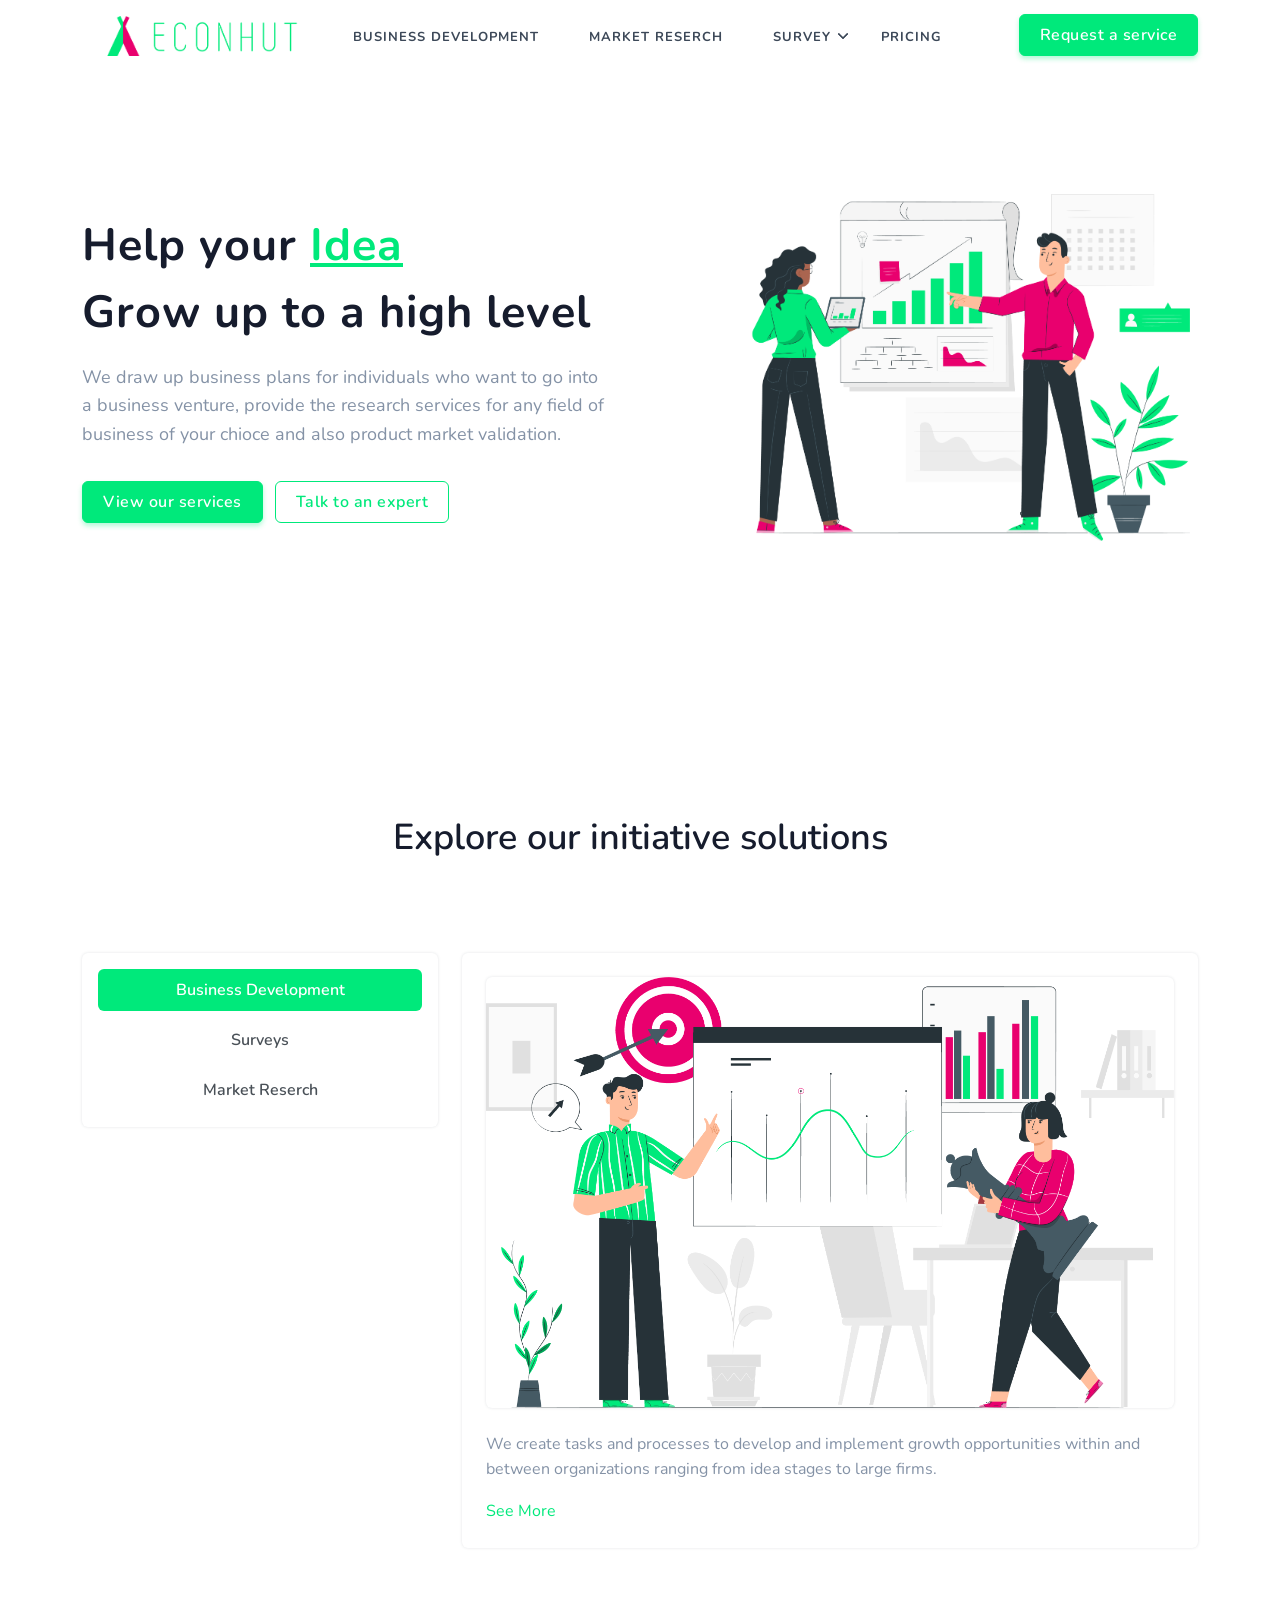
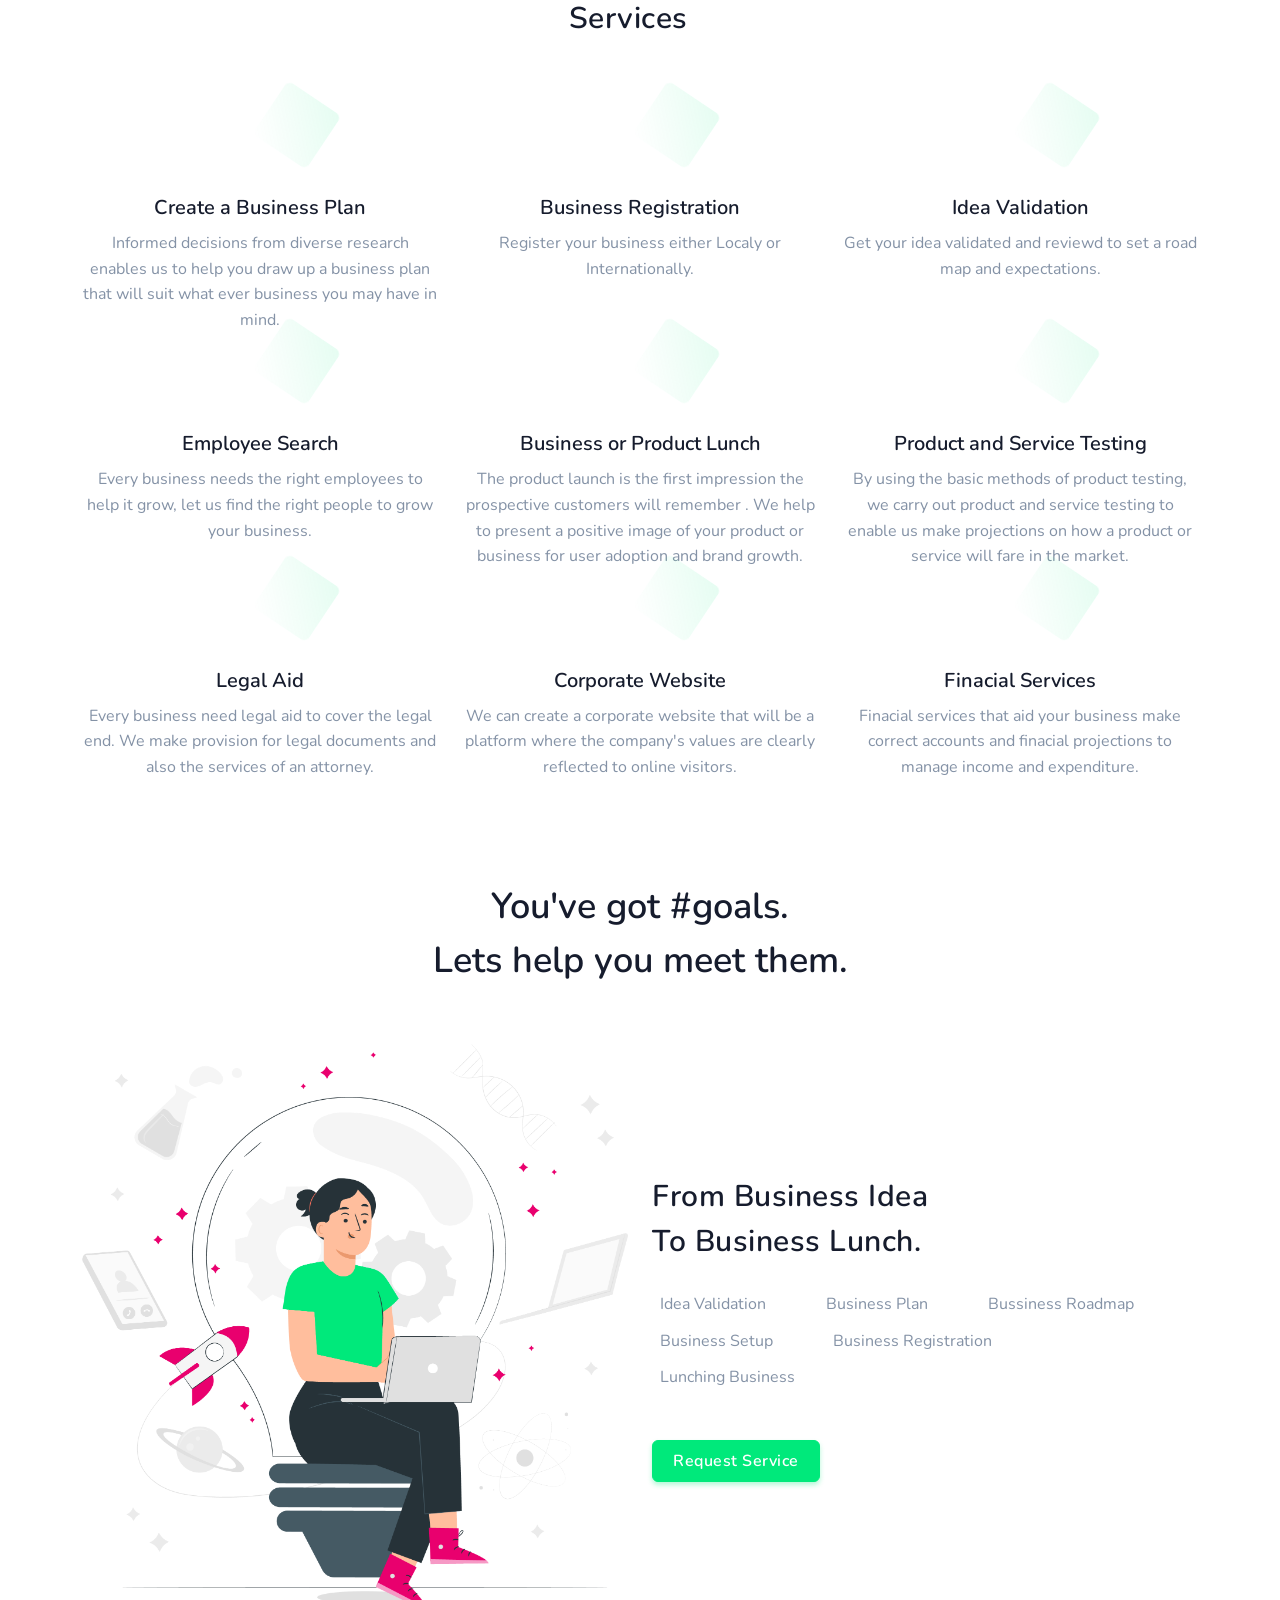
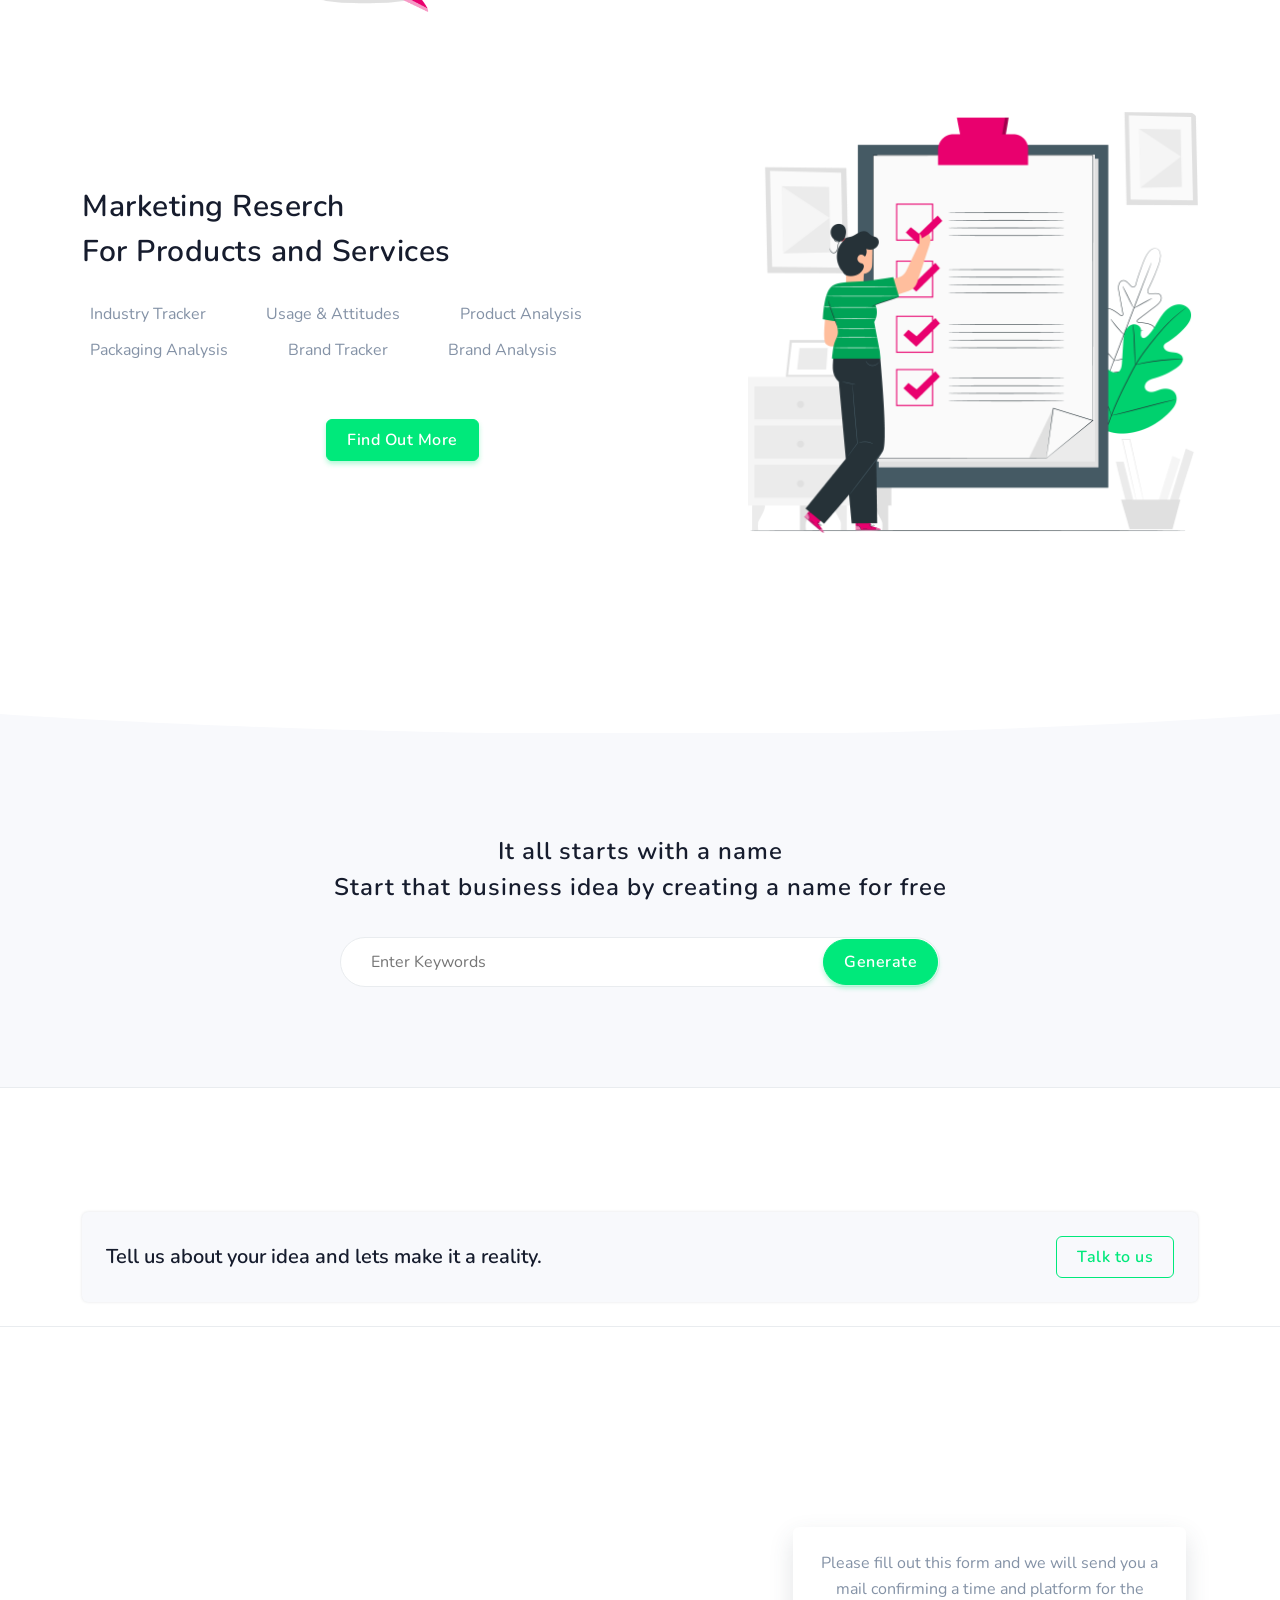
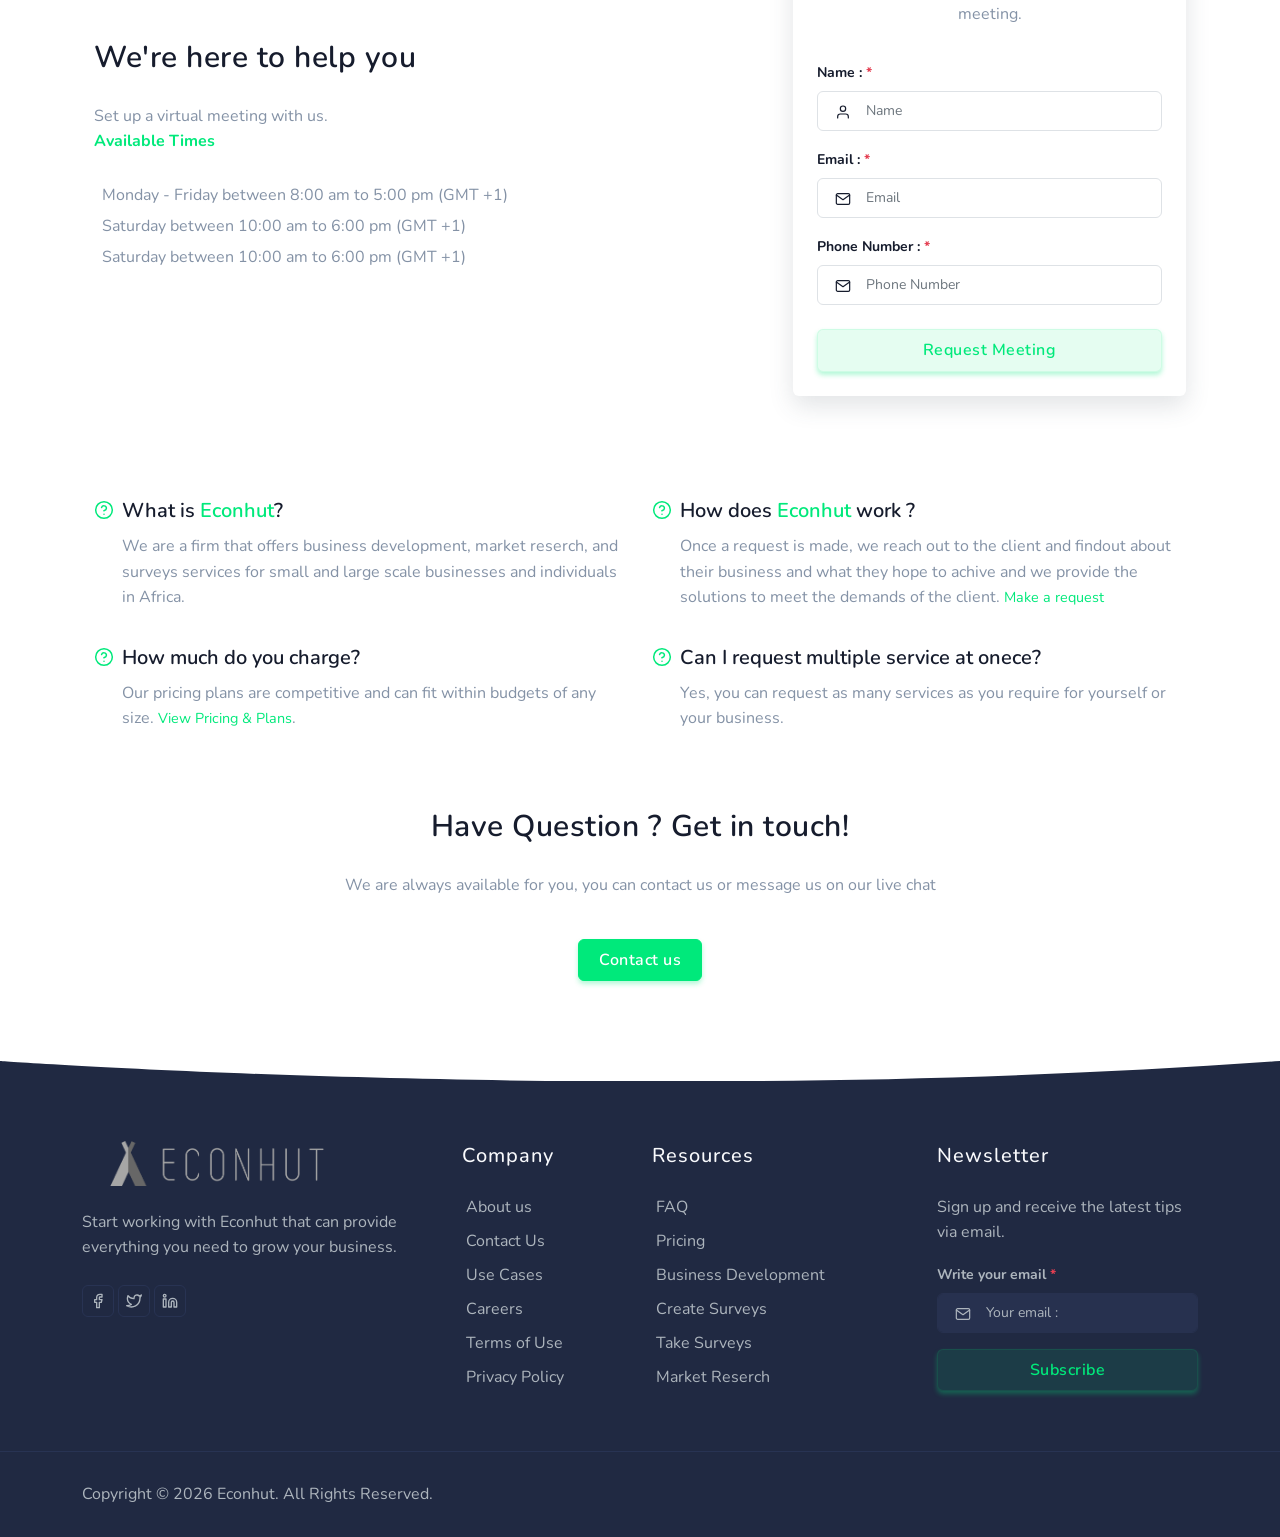
<file: index.html>
<!DOCTYPE html>
<html lang="en">

<head>
    <meta charset="utf-8" />
    <title>Econhut - Business Development, Market Reserch, Surveys</title>
    <meta name="viewport" content="width=device-width, initial-scale=1.0">
    <meta name="description" content="Offering Business Development, Market Reserch, and Survey services in Africa" />
    <meta name="keywords" content="Business development, Market Reserch, Surveys" />
    <meta name="author" content="Econhut" />
    <meta name="email" content="hello@econhut.com" />
    <meta name="website" content="https://econhut.com" />
    <meta name="Version" content="v1.0" />
    <!-- favicon -->
    <link rel="shortcut icon" href="images\Images\favicon.ico">
    <!-- Bootstrap -->
    <link href="css/bootstrap.min.css" rel="stylesheet" type="text/css" />
    <!-- Icons -->
    <link href="css/materialdesignicons.min.css" rel="stylesheet" type="text/css" />
    <link rel="stylesheet" href="https://unicons.iconscout.com/release/v3.0.6/css/line.css">
    <!-- Slider -->
    <link rel="stylesheet" href="css/tiny-slider.css" />
    <!-- Main Css -->
    <link href="css/style.css" rel="stylesheet" type="text/css" id="theme-opt" />
    <link href="css/colors/default.css" rel="stylesheet" id="color-opt">

</head>

<body>
    <!-- Loader -->
    <div id="preloader">
        <div id="status">
            <div class="spinner">
                <div class="double-bounce1"></div>
                <div class="double-bounce2"></div>
            </div>
        </div>
    </div>
    <!-- Loader -->

    <!-- Navbar STart -->
    <header id="topnav" class="defaultscroll sticky">
        <div class="container">
            <!-- Logo container-->
            <a class="logo" href="index.html">
                <img src="images\Images\econhut logo light.png" height="40" class="logo-light-mode" alt="">
                <img src="images\Images\econhut logo light.png" height="40" class="logo-dark-mode" alt="">
            </a>
            <div class="buy-button">
                <a href="index.html" data-bs-toggle="modal" data-bs-target="#ContactForm" class="btn btn-primary">Request a service</a>
                </a>
            </div>
            <!--end button-->
            <!-- End Logo container-->
            <div class="menu-extras">
                <div class="menu-item">
                    <!-- Mobile menu toggle-->
                    <a class="navbar-toggle" id="isToggle" onclick="toggleMenu()">
                        <div class="lines">
                            <span></span>
                            <span></span>
                            <span></span>
                        </div>
                    </a>
                    <!-- End mobile menu toggle-->
                </div>
            </div>

            <div id="navigation">
                <!-- Navigation Menu-->
                <ul class="navigation-menu">
                    <li><a href="business-development.html" class="sub-menu-item">Business Development</a></li>

                    <li><a href="market-research.html" class="sub-menu-item">Market Reserch</a></li>

                    <li class="has-submenu parent-menu-item">
                        <a href="javascript:void(0)">Survey</a><span class="menu-arrow"></span>
                        <ul class="submenu">
                            <li><a href="survey-client.html" class="sub-menu-item">Create A Survey</a></li>
                            <li><a href="customer-survey.html" class="sub-menu-item">Take A Survey</a></li>
                        </ul>
                    </li>

                    <li><a href="pricing.html" class="sub-menu-item">Pricing</a></li>

                </ul>
                <!--end navigation menu-->
                <div class="buy-menu-btn d-none">
                    <a href="index.html" data-bs-toggle="modal" data-bs-target="#ContactForm" class="btn btn-primary">Request a service</a>
                </div>
                <!--end login button-->
            </div>
            <!--end navigation-->
        </div>
        <!--end container-->
    </header>
    <!--end header-->
    <!-- Navbar End -->

    <!-- Hero Start -->
    <section class="bg-half-170 d-table w-100">
        <div class="container">
            <div class="row mt-4 align-items-center">
                <div class="col-lg-6 col-md-6">
                    <div class="title-heading me-lg-4">
                        <h1 class="heading fw-bold mb-3">Help your <span class="text-primary text-decoration-underline typewrite" data-period="2000" data-type='[ "Idea", "Business", "Startup", "SME" ]'> <span class="wrap"></span> </span> <br> Grow up to a high level</h1>
                        <p class="para-desc text-muted">We draw up business plans for individuals who want to go into a business venture, provide the research services for any field of business of your chioce and also product market validation.</p>
                        <div class="mt-4">
                            <a href="services.html" class="btn btn-primary mt-2 me-2"> View our services</a>
                            <a href="documentation.html" class="btn btn-outline-primary mt-2"> Talk to an expert</a>
                        </div>
                    </div>
                </div>
                <!--end col-->

                <div class="col-lg-6 mt-5 pt-2 mt-lg-0 pt-lg-0">
                    <div class="px-2 position-relative">
                        <img src="images\Images\hero.png" class="img-fluid img-fluid mover mx-auto d-block" alt="">
                    </div>
                </div>
                <!--end col-->
            </div>
            <!--end row-->
        </div>
        <!--end container-->
    </section>
    <!--end section-->
    <!-- Hero End -->



    <!-- Feature Start -->
    <section class="section">
        <div class="container">
            <div class="row justify-content-center">
                <div class="col-12 text-center">
                    <div class="section-title mb-4 pb-2">
                        <h2 class=" mb-4">Explore our initiative solutions</h2>
                    </div>
                </div>
                <!--end col-->
            </div>

            <!--end row-->

            <div class="row">
                <div class="col-md-4 mt-4 pt-2">
                    <ul class="nav nav-pills nav-justified flex-column bg-white rounded shadow p-3 mb-0 sticky-bar" id="pills-tab" role="tablist">
                        <li class="nav-item">
                            <a class="nav-link rounded active" id="webdeveloping" data-bs-toggle="pill" href="#business" role="tab" aria-controls="developing" aria-selected="false">
                                <div class="text-center py-1">
                                    <h6 class="mb-0">Business Development</h6>
                                </div>
                            </a>
                            <!--end nav link-->
                        </li>
                        <!--end nav item-->

                        <li class="nav-item mt-2">
                            <a class="nav-link rounded" id="database" data-bs-toggle="pill" href="#survey" role="tab" aria-controls="data-analise" aria-selected="false">
                                <div class="text-center py-1">
                                    <h6 class="mb-0">Surveys</h6>
                                </div>
                            </a>
                            <!--end nav link-->
                        </li>
                        <!--end nav item-->

                        <li class="nav-item mt-2">
                            <a class="nav-link rounded" id="server" data-bs-toggle="pill" href="#market" role="tab" aria-controls="security" aria-selected="false">
                                <div class="text-center py-1">
                                    <h6 class="mb-0">Market Reserch</h6>
                                </div>
                            </a>
                            <!--end nav link-->
                        </li>
                        <!--end nav item-->
                    </ul>
                    <!--end nav pills-->
                </div>
                <!--end col-->

                <div class="col-md-8 col-12 mt-4 pt-2">
                    <div class="tab-content" id="pills-tabContent">
                        <div class="tab-pane fade bg-white show active p-4 rounded shadow" id="business" role="tabpanel" aria-labelledby="webdeveloping">
                            <img src="images\Images\3075760.png" class="img-fluid rounded shadow" alt="">
                            <div class="mt-4">
                                <p class="text-muted">We create tasks and processes to develop and implement growth opportunities within and between organizations ranging from idea stages to large firms.</p>
                                <a href="business-development.html" class="text-primary">See More <i class="uil uil-angle-right-b align-middle"></i></a>
                            </div>
                        </div>
                        <!--end teb pane-->

                        <div class="tab-pane fade bg-white p-4 rounded shadow" id="survey" role="tabpanel" aria-labelledby="database">
                            <img src="images\Images\survey.png" class="img-fluid rounded shadow" alt="">
                            <div class="mt-4">
                                <p class="text-muted">Use our Survey to drive your business forward by capturing the voices and opinions of the people who matter most to your business and brand.</p>
                                <a href="survey-client.html" class="text-primary">See More <i class="uil uil-angle-right-b align-middle"></i></a>
                            </div>
                        </div>
                        <!--end teb pane-->

                        <div class="tab-pane fade bg-white p-4 rounded shadow" id="market" role="tabpanel" aria-labelledby="server">
                            <img src="images\Images\Section 2.png" class="img-fluid rounded shadow" alt="">
                            <div class="mt-4">
                                <p class="text-muted">Discover your business target market and get opinions and other feedback from consumers about their interest in the product or service.</p>
                                <a href="market-research.html" class="text-primary">See More <i class="uil uil-angle-right-b align-middle"></i></a>
                            </div>
                        </div>
                        <!--end teb pane-->
                    </div>
                    <!--end tab content-->
                </div>
                <!--end col-->
            </div>
            <!--end row-->


            <div class="row mt-5">
                <div class="row justify-content-center">
                    <div class="col-12 text-center">
                        <div class="section-title mb-4 pb-2">
                            <h6 class="title mb-4">Services</h6>
                        </div>
                    </div>
                    <!--end col-->
                </div>
                <div class="col-md-4 col-12 mt-5">
                    <div class="features text-center">
                        <div class="image position-relative d-inline-block">
                            <i class="uil uil-puzzle-piece h1 text-primary"></i>
                        </div>

                        <div class="content mt-4">
                            <h5>Create a Business Plan</h5>
                            <p class="text-muted mb-0">Informed decisions from diverse research enables us to help you draw up a business plan that will suit what ever business you may have in mind.</p>
                        </div>
                    </div>
                </div>
                <!--end col-->

                <div class="col-md-4 col-12 mt-5">
                    <div class="features text-center">
                        <div class="image position-relative d-inline-block">
                            <i class="uil uil-registered h1 text-primary"></i>
                        </div>

                        <div class="content mt-4">
                            <h5>Business Registration</h5>
                            <p class="text-muted mb-0">Register your business either Localy or Internationally.</p>
                        </div>
                    </div>
                </div>
                <!--end col-->

                <div class="col-md-4 col-12 mt-5">
                    <div class="features text-center">
                        <div class="image position-relative d-inline-block">
                            <i class="uil uil-comparison h1 text-primary"></i>
                        </div>

                        <div class="content mt-4">
                            <h5>Idea Validation</h5>
                            <p class="text-muted mb-0">Get your idea validated and reviewd to set a road map and expectations.</p>
                        </div>
                    </div>
                </div>
                <!--end col-->

                <div class="col-md-4 col-12 mt-5">
                    <div class="features text-center">
                        <div class="image position-relative d-inline-block">
                            <i class="uil uil-chat-bubble-user h1 text-primary"></i>
                        </div>

                        <div class="content mt-4">
                            <h5>Employee Search</h5>
                            <p class="text-muted mb-0">Every business needs the right employees to help it grow, let us find the right people to grow your business.</p>
                        </div>
                    </div>
                </div>
                <!--end col-->

                <div class="col-md-4 col-12 mt-5">
                    <div class="features text-center">
                        <div class="image position-relative d-inline-block">
                            <i class="uil uil-calendar-alt h1 text-primary"></i>
                        </div>

                        <div class="content mt-4">
                            <h5>Business or Product Lunch</h5>
                            <p class="text-muted mb-0">The product launch is the first impression the prospective customers will remember . We help to present a positive image of your product or business for user adoption and brand growth.</p>
                        </div>
                    </div>
                </div>
                <!--end col-->

                <div class="col-md-4 col-12 mt-5">
                    <div class="features text-center">
                        <div class="image position-relative d-inline-block">
                            <i class="uil uil-clock h1 text-primary"></i>
                        </div>

                        <div class="content mt-4">
                            <h5>Product and Service Testing</h5>
                            <p class="text-muted mb-0">By using the basic methods of product testing, we carry out product and service testing to enable us make projections on how a product or service will fare in the market.</p>
                        </div>
                    </div>
                </div>
                <!--end col-->
                <div class="col-md-4 col-12 mt-5">
                    <div class="features text-center">
                        <div class="image position-relative d-inline-block">
                            <i class="uil uil-airplay h1 text-primary"></i>
                        </div>

                        <div class="content mt-4">
                            <h5>Legal Aid</h5>
                            <p class="text-muted mb-0">Every business need legal aid to cover the legal end. We make provision for legal documents and also the services of an attorney.</p>
                        </div>
                    </div>
                </div>
                <!--end col-->

                <div class="col-md-4 col-12 mt-5">
                    <div class="features text-center">
                        <div class="image position-relative d-inline-block">
                            <i class="uil uil-calendar-alt h1 text-primary"></i>
                        </div>

                        <div class="content mt-4">
                            <h5>Corporate Website</h5>
                            <p class="text-muted mb-0">We can create a corporate website that will be a platform where the company's values are clearly reflected to online visitors.</p>
                        </div>
                    </div>
                </div>
                <!--end col-->

                <div class="col-md-4 col-12 mt-5">
                    <div class="features text-center">
                        <div class="image position-relative d-inline-block">
                            <i class="uil uil-clock h1 text-primary"></i>
                        </div>

                        <div class="content mt-4">
                            <h5>Finacial Services</h5>
                            <p class="text-muted mb-0">Finacial services that aid your business make correct accounts and finacial projections to manage income and expenditure.</p>
                        </div>
                    </div>
                </div>
                <!--end col-->
            </div>
            <!--end row-->
        </div>

        <!--end container-->
        <!--end container-->

        <!-- Start -->
        <section class="section">
            <div class="row justify-content-center">
                <div class="col-12 text-center">
                    <div class="section-title mb-4 pb-2">
                        <h2 class=" mb-4">You've got #goals. <br> Lets help you meet them.</h2>
                    </div>
                </div>
                <!--end col-->
            </div>
            <div class="container">
                <div class="row align-items-center">
                    <div class="col-lg-6 col-md-7">
                        <img src="images\Images\idea.png" class="img-fluid rounded-md" alt="">
                    </div>
                    <!--end col-->

                    <div class="col-lg-6 col-md-5 mt-3 pt-2 mt-sm-0 pt-sm-0">
                        <div class="section-title text-md-start text-center">
                            <h4 class="title mb-4">From Business Idea <br> To Business Lunch.</h4>
                            <div class="row">
                                <ul class="list-unstyled text-muted ">
                                    <li class="list-inline-item me-lg-5 me-4"><span class="text-primary h5 me-2"><i class="uil uil-check-circle align-middle"></i></span>Idea Validation</li>
                                    <li class="list-inline-item me-lg-5 me-4"><span class="text-primary h5 me-2"><i class="uil uil-check-circle align-middle"></i></span>Business Plan</li>
                                    <li class="list-inline-item me-lg-5 me-4"><span class="text-primary h5 me-2"><i class="uil uil-check-circle align-middle"></i></span>Bussiness Roadmap</li>
                                    <li class="list-inline-item me-lg-5 me-4"><span class="text-primary h5 me-2"><i class="uil uil-check-circle align-middle"></i></span>Business Setup</li>
                                    <li class="list-inline-item me-lg-5 me-4"><span class="text-primary h5 me-2"><i class="uil uil-check-circle align-middle"></i></span>Business Registration</li>
                                    <li class="list-inline-item me-lg-5 me-4"><span class="text-primary h5 me-2"><i class="uil uil-check-circle align-middle"></i></span>Lunching Business</li>
                                </ul>
                                <div class="col-12 mt-4 pt-2">
                                    <a href="javascript:void(0)" class="btn btn-primary">Request Service <i class="uil uil-angle-right"></i></a>
                                </div>
                                <!--end col-->
                            </div>
                            <!--end row-->

                        </div>

                        <!--end col-->
                    </div>
                    <!--end row-->
                </div>
            </div>
            <!--end container-->

            <div class="container mt-100 mt-60">
                <div class="row align-items-center">
                    <div class="col-lg-5 col-md-6 order-1 order-md-2">
                        <div class="text-end">
                            <img src="images\Images\Section 2 2.png" class="img-fluid rounded-md" alt="">
                        </div>
                    </div>
                    <!--end col-->

                    <div class="col-lg-7 col-md-6 order-2 order-md-1 mt-4 pt-2 mt-sm-0 pt-sm-0">
                        <div class="section-title text-md-start text-center">
                            <h4 class="title mb-4">Marketing Reserch <br> For Products and Services</h4>
                            <div class="row">
                                <ul class="list-unstyled text-muted ">
                                    <li class="list-inline-item me-lg-5 me-4"><span class="text-primary h5 me-2"><i class="uil uil-check-circle align-middle"></i></span>Industry Tracker</li>
                                    <li class="list-inline-item me-lg-5 me-4"><span class="text-primary h5 me-2"><i class="uil uil-check-circle align-middle"></i></span>Usage & Attitudes</li>
                                    <li class="list-inline-item me-lg-5 me-4"><span class="text-primary h5 me-2"><i class="uil uil-check-circle align-middle"></i></span>Product Analysis</li>
                                    <li class="list-inline-item me-lg-5 me-4"><span class="text-primary h5 me-2"><i class="uil uil-check-circle align-middle"></i></span>Packaging Analysis</li>
                                    <li class="list-inline-item me-lg-5 me-4"><span class="text-primary h5 me-2"><i class="uil uil-check-circle align-middle"></i></span>Brand Tracker</li>
                                    <li class="list-inline-item me-lg-5 me-4"><span class="text-primary h5 me-2"><i class="uil uil-check-circle align-middle"></i></span>Brand Analysis</li>
                                </ul>
                                <!--end col-->
                                <div class="col-12 mt-4 pt-2 text-center">
                                    <a href="javascript:void(0)" class="btn btn-primary">Find Out More <i class="uil uil-angle-right"></i></a>
                                </div>
                                <!--end col-->
                            </div>
                            <!--end row-->
                            <!--end row-->
                        </div>
                    </div>
                    <!--end col-->
                </div>
                <!--end row-->
            </div>
            <!--end container-->


        </section>
        <!--end section-->
        <!-- Feature End -->
    </section>


    <!-- Shape Start -->
    <div class="position-relative">
        <div class="shape overflow-hidden text-light">
            <svg viewBox="0 0 2880 48" fill="none" xmlns="http://www.w3.org/2000/svg">
                <path d="M0 48H1437.5H2880V0H2160C1442.5 52 720 0 720 0H0V48Z" fill="currentColor"></path>
            </svg>
        </div>
    </div>
    <!--Shape End-->

    <!-- Testi Start -->
    <section class="section bg-light">
        <div class="container">
            <div class="row justify-content-center">
                <div class="col-lg-12 text-center">
                    <div class="page-next-level">
                        <h4 class="title"> It all starts with a name <br> Start that business idea by creating a name for free </h4>

                        <div class="subcribe-form mt-4 pt-2">
                            <form>
                                <div class="mb-0">
                                    <input type="text" id="help" name="name" class="border bg-white rounded-pill" required="" placeholder="Enter Keywords">
                                    <button type="submit" class="btn btn-pills btn-primary">Generate</button>
                                </div>
                            </form>
                        </div>
                    </div>
                </div>
                <!--end col-->
            </div>
            <!--end row-->
        </div>
        <!--end container-->
    </section>
    <!--end section-->
    <!-- Testi End -->

    <!-- Partners start -->
    <section class="py-4 border-bottom border-top">

        <div class="container mt-100 mt-60">
            <div class="card rounded bg-light shadow border-0">
                <div class="card-body">
                    <div class="row align-items-center">
                        <div class="col-sm-7">
                            <div class="text-sm-start">
                                <h5 class="mb-0">Tell us about your idea and lets make it a reality.</h5>
                            </div>
                        </div>
                        <!--end col-->

                        <div class="col-sm-5 mt-4 mt-sm-0">
                            <div class="text-sm-end">
                                <a href="javascript:void(0)" class="btn btn-outline-primary"><i class="uil uil-file-bookmark-alt"></i> Talk to us </a>
                            </div>
                        </div>
                        <!--end col-->
                    </div>
                    <!--end row -->
                </div>
            </div>
        </div>
        <!--end container-->

        <!--
            <div class="container">
                <div class="row justify-content-center">
                    <div class="col-lg-2 col-md-2 col-6 text-center py-4">
                        <img src="images\Images\justinruby b&w.svg" class="avatar avatar-ex-sm" alt="">
                    </div>
                    end col

                    <div class="col-lg-2 col-md-2 col-6 text-center py-4">
                        <img src="images\Images\Untitled design (5).png" class="avatar avatar-ex-sm" alt="">
                    </div>
                    <!--end col

                    <div class="col-lg-2 col-md-2 col-6 text-center py-4">
                        <img src="images\client\CGNG-1.svg" class="avatar avatar-ex-sm" alt="">
                    </div>
                    <!--end col

                    <div class="col-lg-2 col-md-2 col-6 text-center py-4">
                        <img src="images\client\cropped-small-logo.svg" class="avatar avatar-ex-sm" alt="">
                    </div>
                    <!--end col--

                    <div class="col-lg-2 col-md-2 col-6 text-center py-4">
                        <img src="images\client\IMG-20160621-WA0003-removebg-preview.svg" class="avatar avatar-ex-sm" alt="">
                    </div>
                    <!--end col--

                    <div class="col-lg-2 col-md-2 col-6 text-center py-4">
                        <img src="images\client\Justin_Ruby_Logo-removebg-preview.svg" class="avatar avatar-ex-sm" alt="">
                    </div>
                    <!--end col--
                </div>
                <!--end row--
            </div>
            <!--end container--
        -->
    </section>
    <!--end section-->
    <!-- Partners End -->


    <section class="section">
        <div class="container">
            <div class="container mt-100 mt-60">
                <div class="row align-items-center">
                    <div class="col-lg-7 col-md-6 col-12">
                        <div class="section-title">
                            <h4 class="title mb-4">We're here to help you</h4>
                            <p class="text-muted para-desc">Set up a virtual meeting with us.<br><span class="text-primary fw-bold">Available Times</span></p>
                            <ul class="list-unstyled text-muted mt-4">
                                <li class="mb-0"><span class="text-primary h5 me-2"><i class="uil uil-check-circle align-middle"></i></span>Monday - Friday between 8:00 am to 5:00 pm (GMT +1)</li>
                                <li class="mb-0"><span class="text-primary h5 me-2"><i class="uil uil-check-circle align-middle"></i></span>Saturday between 10:00 am to 6:00 pm (GMT +1)</li>
                                <li class="mb-0"><span class="text-primary h5 me-2"><i class="uil uil-check-circle align-middle"></i></span>Saturday between 10:00 am to 6:00 pm (GMT +1)</li>
                            </ul>
                        </div>
                    </div>

                    <div class="col-lg-5 col-md-6 col-12 mt-4 mt-sm-0 pt-2 pt-sm-0">
                        <div class="card rounded border-0 shadow-lg ms-lg-5">
                            <div class="card-body">
                                <div class="text-center">

                                    <div class="section-title">

                                        <p class="text-muted para-desc mx-auto mb-0">Please fill out this form and we will send you a mail confirming a time and platform for the meeting.</p>
                                    </div>
                                </div>

                                <div class="content mt-4 pt-2">
                                    <form>
                                        <div class="row">
                                            <div class="col-lg-12">
                                                <div class="mb-3">
                                                    <label class="form-label">Name : <span class="text-danger">*</span></label>
                                                    <div class="form-icon position-relative">
                                                        <i data-feather="user" class="fea icon-sm icons"></i>
                                                        <input type="text" class="form-control ps-5" placeholder="Name" name="name" required="">
                                                    </div>
                                                </div>
                                            </div>
                                            <!--end col-->

                                            <div class="col-lg-12">
                                                <div class="mb-3">
                                                    <label class="form-label">Email : <span class="text-danger">*</span></label>
                                                    <div class="form-icon position-relative">
                                                        <i data-feather="mail" class="fea icon-sm icons"></i>
                                                        <input type="email" class="form-control ps-5" placeholder="Email" name="email" required="">
                                                    </div>
                                                </div>
                                            </div>
                                            <!--end col-->

                                            <div class="col-lg-12">
                                                <div class="mb-3">
                                                    <label class="form-label">Phone Number : <span class="text-danger">*</span></label>
                                                    <div class="form-icon position-relative">
                                                        <i data-feather="mail" class="fea icon-sm icons"></i>
                                                        <input type="number" class="form-control ps-5" placeholder="Phone Number" name="number" required="">
                                                    </div>
                                                </div>
                                            </div>
                                            <!--end col-->

                                            <div class="col-lg-12 mt-2">
                                                <div class="d-grid">
                                                    <button class="btn btn-soft-primary">Request Meeting <i class="uil uil-angle-right-b align-middle"></i></button>
                                                </div>
                                            </div>
                                            <!--end col-->
                                        </div>
                                    </form>
                                </div>
                            </div>
                        </div>
                    </div>
                </div>
            </div>
            <!--end container-->

            <div class="container mt-100 mt-60">
                <div class="row">
                    <div class="col-md-6 col-12">
                        <div class="d-flex">
                            <i data-feather="help-circle" class="fea icon-ex-md text-primary me-2 mt-1"></i>
                            <div class="flex-1">
                                <h5 class="mt-0">What is <span class="text-primary">Econhut</span>?</h5>
                                <p class="answer text-muted mb-0">We are a firm that offers business development, market reserch, and surveys services for small and large scale businesses and individuals in Africa.</p>
                            </div>
                        </div>
                    </div>
                    <!--end col-->

                    <div class="col-md-6 col-12 mt-4 mt-sm-0 pt-2 pt-sm-0">
                        <div class="d-flex">
                            <i data-feather="help-circle" class="fea icon-ex-md text-primary me-2 mt-1"></i>
                            <div class="flex-1">
                                <h5 class="mt-0"> How does <span class="text-primary">Econhut</span> work ?</h5>
                                <p class="answer text-muted mb-0"> Once a request is made, we reach out to the client and findout about their business and what they hope to achive and we provide the solutions to meet the demands of the client. <a href="javascript:void(0)" class="text-muted small text-primary">Make a request</a></p>
                            </div>
                        </div>
                    </div>
                    <!--end col-->

                    <div class="col-md-6 col-12 mt-4 pt-2">
                        <div class="d-flex">
                            <i data-feather="help-circle" class="fea icon-ex-md text-primary me-2 mt-1"></i>
                            <div class="flex-1">
                                <h5 class="mt-0"> How much do you charge?</h5>
                                <p class="answer text-muted mb-0">Our pricing plans are competitive and can fit within budgets of any size. <a href="javascript:void(0)" class="text-muted small text-primary">View Pricing & Plans</a>.</p>
                            </div>
                        </div>
                    </div>
                    <!--end col-->

                    <div class="col-md-6 col-12 mt-4 pt-2">
                        <div class="d-flex">
                            <i data-feather="help-circle" class="fea icon-ex-md text-primary me-2 mt-1"></i>
                            <div class="flex-1">
                                <h5 class="mt-0"> Can I request multiple service at onece?</h5>
                                <p class="answer text-muted mb-0">Yes, you can request as many services as you require for yourself or your business.</p>
                            </div>
                        </div>
                    </div>
                    <!--end col-->
                </div>
                <!--end row-->

                <div class="row mt-5 pt-md-4 justify-content-center">
                    <div class="col-12 text-center">
                        <div class="section-title">
                            <h4 class="title mb-4">Have Question ? Get in touch!</h4>
                            <p class="text-muted para-desc mx-auto">We are always available for you, you can contact us or message us on our live chat</p>
                            <a href="contact-us.html" class="btn btn-primary mt-4"><i class="uil uil-phone"></i> Contact us</a>
                        </div>
                    </div>
                    <!--end col-->
                </div>
                <!--end row-->
            </div>
            <!--end container-->
            <!--end container-->
    </section>



    <!-- Shape Start -->
    <div class="position-relative">
        <div class="shape overflow-hidden text-footer">
            <svg viewBox="0 0 2880 48" fill="none" xmlns="http://www.w3.org/2000/svg">
                    <path d="M0 48H1437.5H2880V0H2160C1442.5 52 720 0 720 0H0V48Z" fill="currentColor"></path>
                </svg>
        </div>
    </div>
    <!--Shape End-->

    <!-- Modals Start-->

    <div class="modal fade" id="ContactForm" tabindex="-1" role="dialog" aria-labelledby="exampleModalCenterTitle" aria-hidden="true">
        <div class="modal-dialog modal-dialog-centered" role="document">
            <div class="modal-content rounded shadow border-0">
                <div class="modal-header">
                    <h5 class="modal-title" id="exampleModalCenterTitle">Contact Us</h5>
                    <button type="button" class="btn-close" data-bs-dismiss="modal" aria-label="Close"></button>
                </div>
                <div class="modal-body">
                    <div class="container">
                        <div class="row">
                            <div class="">
                                <div class="card shadow rounded border-0">
                                    <div class="card-body py-5">
                                        <h4 class="card-title">Get In Touch !</h4>
                                        <div class="custom-form mt-3">
                                            <form method="post" name="myForm" onsubmit="return validateForm()">
                                                <p id="error-msg" class="mb-0"></p>
                                                <div id="simple-msg"></div>
                                                <div class="row">
                                                    <div class="col-md-6">
                                                        <div class="mb-3">
                                                            <label class="form-label">Your Name <span class="text-danger">*</span></label>
                                                            <div class="form-icon position-relative">
                                                                <i data-feather="user" class="fea icon-sm icons"></i>
                                                                <input name="name" id="name" type="text" class="form-control ps-5" placeholder="Name :">
                                                            </div>
                                                        </div>
                                                    </div>

                                                    <div class="col-md-6">
                                                        <div class="mb-3">
                                                            <label class="form-label">Your Email <span class="text-danger">*</span></label>
                                                            <div class="form-icon position-relative">
                                                                <i data-feather="mail" class="fea icon-sm icons"></i>
                                                                <input name="email" id="email" type="email" class="form-control ps-5" placeholder="Email :">
                                                            </div>
                                                        </div>
                                                    </div>
                                                    <!--end col-->

                                                    <div class="col-md-12">
                                                        <div class="mb-3">
                                                            <label class="form-label">Reasons / Categories :</label>
                                                            <select class="form-control custom-select" id="Sortbylist-Shop">
                                                                    <option>Categories</option>
                                                                    <option>General Question</option>
                                                                    <option>Bugs</option>
                                                                    <option>Remote</option>
                                                                </select>
                                                        </div>
                                                    </div>
                                                    <!--end col-->
                                                    <div class="col-12">
                                                        <div class="mb-3">
                                                            <label class="form-label">Subject</label>
                                                            <div class="form-icon position-relative">
                                                                <i data-feather="book" class="fea icon-sm icons"></i>
                                                                <input name="subject" id="subject" class="form-control ps-5" placeholder="subject :">
                                                            </div>
                                                        </div>
                                                    </div>
                                                    <!--end col-->

                                                    <div class="col-12">
                                                        <div class="mb-3">
                                                            <label class="form-label">Comments <span class="text-danger">*</span></label>
                                                            <div class="form-icon position-relative">
                                                                <i data-feather="message-circle" class="fea icon-sm icons clearfix"></i>
                                                                <textarea name="comments" id="comments" rows="4" class="form-control ps-5" placeholder="Message :"></textarea>
                                                            </div>
                                                        </div>
                                                    </div>
                                                </div>
                                                <div class="row">
                                                    <div class="col-12">
                                                        <div class="d-grid">
                                                            <button type="submit" id="submit" name="send" class="btn btn-primary">Send Message</button>
                                                        </div>
                                                    </div>
                                                    <!--end col-->
                                                </div>
                                                <!--end row-->
                                            </form>
                                        </div>
                                        <!--end custom-form-->
                                    </div>
                                </div>
                            </div>
                            <!--end col-->
                        </div>
                        <!--end row-->
                    </div>
                    <!--end container-->

                </div>
            </div>
        </div>
    </div>


    <!-- Modals End-->




    <!-- Footer Start -->
    <footer class="footer">
        <div class="container">
            <div class="row">
                <div class="col-lg-4 col-12 mb-0 mb-md-4 pb-0 pb-md-2">
                    <a href="#" class="logo-footer">
                        <img src="images\Images\econhut logo dark.png" height="45" alt="">
                    </a>
                    <p class="mt-4">Start working with Econhut that can provide everything you need to grow your business.</p>
                    <ul class="list-unstyled social-icon foot-social-icon mb-0 mt-4">
                        <li class="list-inline-item"><a href="javascript:void(0)" class="rounded"><i data-feather="facebook" class="fea icon-sm fea-social"></i></a></li>
                        <li class="list-inline-item"><a href="https://twitter.com/econhut" class="rounded"><i data-feather="twitter" class="fea icon-sm fea-social"></i></a></li>
                        <li class="list-inline-item"><a href="javascript:void(0)" class="rounded"><i data-feather="linkedin" class="fea icon-sm fea-social"></i></a></li>
                    </ul>
                    <!--end icon-->
                </div>
                <!--end col-->

                <div class="col-lg-2 col-md-4 col-12 mt-4 mt-sm-0 pt-2 pt-sm-0">
                    <h5 class="text-light footer-head">Company</h5>
                    <ul class="list-unstyled footer-list mt-4">
                        <li><a href="about-us.html" class="text-foot"><i class="uil uil-angle-right-b me-1"></i> About us</a></li>
                        <li><a href="contact-us.html" class="text-foot"><i class="uil uil-angle-right-b me-1"></i> Contact Us</a></li>
                        <li><a href="cases.html" class="text-foot"><i class="uil uil-angle-right-b me-1"></i> Use Cases</a></li>
                        <li><a href="careers.html" class="text-foot"><i class="uil uil-angle-right-b me-1"></i> Careers</a></li>
                        <li><a href="terms-of-use.html" class="text-foot"><i class="uil uil-angle-right-b me-1"></i> Terms of Use</a></li>
                        <li><a href="privacy-policy.html" class="text-foot"><i class="uil uil-angle-right-b me-1"></i> Privacy Policy</a></li>
                    </ul>
                </div>
                <!--end col-->

                <div class="col-lg-3 col-md-4 col-12 mt-4 mt-sm-0 pt-2 pt-sm-0">
                    <h5 class="text-light footer-head">Resources</h5>
                    <ul class="list-unstyled footer-list mt-4">
                        <li><a href="faqs.html" class="text-foot"><i class="uil uil-angle-right-b me-1"></i> FAQ</a></li>
                        <li><a href="pricing.html" class="text-foot"><i class="uil uil-angle-right-b me-1"></i> Pricing</a></li>
                        <li><a href="business-development.html" class="text-foot"><i class="uil uil-angle-right-b me-1"></i> Business Development</a></li>
                        <li><a href="survey-client.html" class="text-foot"><i class="uil uil-angle-right-b me-1"></i> Create Surveys</a></li>
                        <li><a href="customer-survey.html" class="text-foot"><i class="uil uil-angle-right-b me-1"></i> Take Surveys</a></li>
                        <li><a href="market-research.html" class="text-foot"><i class="uil uil-angle-right-b me-1"></i> Market Reserch</a></li>
                    </ul>
                </div>
                <!--end col-->

                <div class="col-lg-3 col-md-4 col-12 mt-4 mt-sm-0 pt-2 pt-sm-0">
                    <h5 class="text-light footer-head">Newsletter</h5>
                    <p class="mt-4">Sign up and receive the latest tips via email.</p>
                    <form>
                        <div class="row">
                            <div class="col-lg-12">
                                <div class="foot-subscribe mb-3">
                                    <label class="form-label">Write your email <span class="text-danger">*</span></label>
                                    <div class="form-icon position-relative">
                                        <i data-feather="mail" class="fea icon-sm icons"></i>
                                        <input type="email" name="email" id="emailsubscribe" class="form-control ps-5 rounded" placeholder="Your email : " required>
                                    </div>
                                </div>
                            </div>
                            <div class="col-lg-12">
                                <div class="d-grid">
                                    <input type="submit" id="submitsubscribe" name="send" class="btn btn-soft-primary" value="Subscribe">
                                </div>
                            </div>
                        </div>
                    </form>
                </div>
                <!--end col-->
            </div>
            <!--end row-->
        </div>
        <!--end container-->
    </footer>
    <!--end footer-->
    <footer class="footer footer-bar">
        <div class="container text-center">
            <div class="row align-items-center">
                <div class="col-sm-6">
                    <div class="text-sm-start">
                        <p class="mb-0">Copyright ©
                            <script>
                                document.write(new Date().getFullYear())
                            </script> Econhut. All Rights Reserved.</p>
                    </div>
                </div>
                <!--end col-->
            </div>
            <!--end row-->
        </div>
        <!--end container-->
    </footer>
    <!--end footer-->
    <!-- Footer End -->

    <!-- Back to top -->
    <a href="#" onclick="topFunction()" id="back-to-top" class="btn btn-icon btn-primary back-to-top"><i data-feather="arrow-up" class="icons"></i></a>
    <!-- Back to top -->



    <!-- javascript -->
    <script src="js/bootstrap.bundle.min.js"></script>
    <!-- SLIDER -->
    <script src="js/tiny-slider.js "></script>
    <!-- Icons -->
    <script src="js/feather.min.js"></script>
    <!-- Main Js -->
    <script src="js/plugins.init.js"></script>
    <!--Note: All init js like tiny slider, counter, countdown, maintenance, lightbox, gallery, swiper slider, aos animation etc.-->
    <script src="js/app.js"></script>
    <!--Note: All important javascript like page loader, menu, sticky menu, menu-toggler, one page menu etc. -->
</body>

</html>
</file>
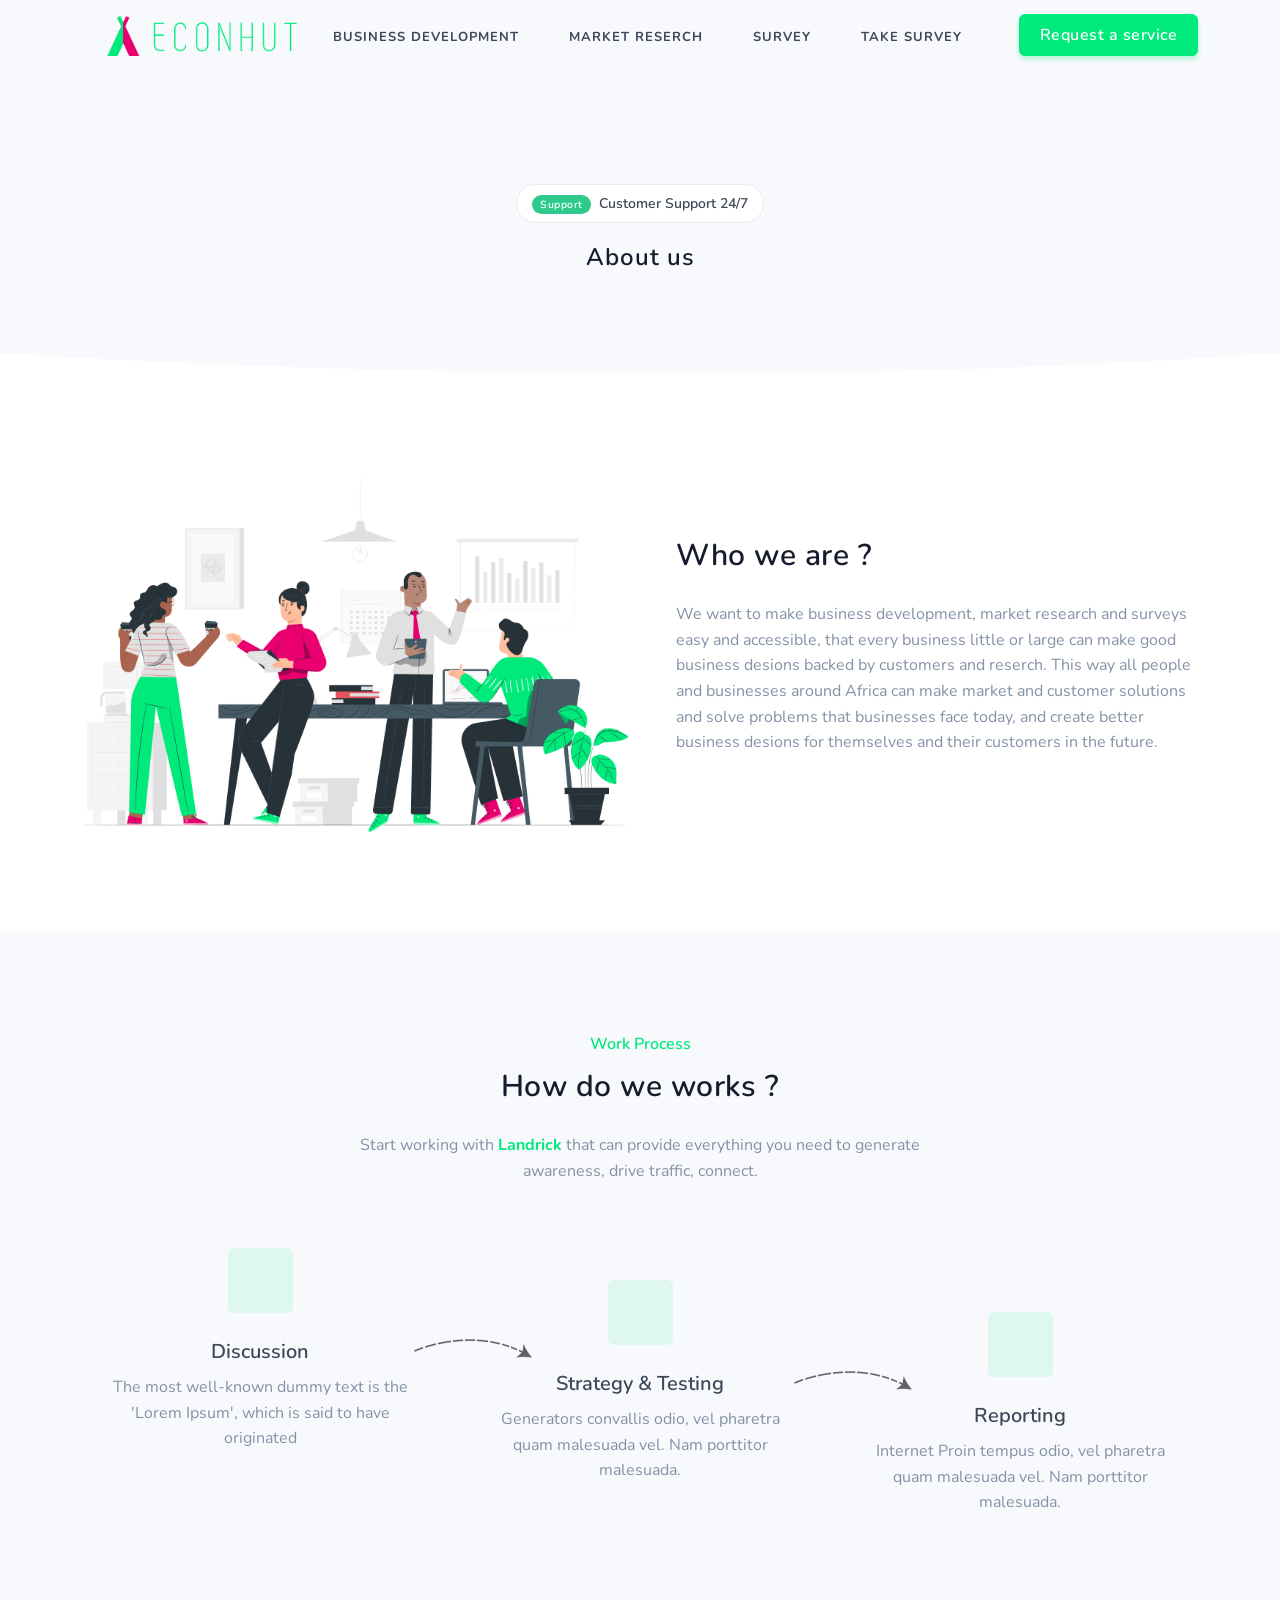
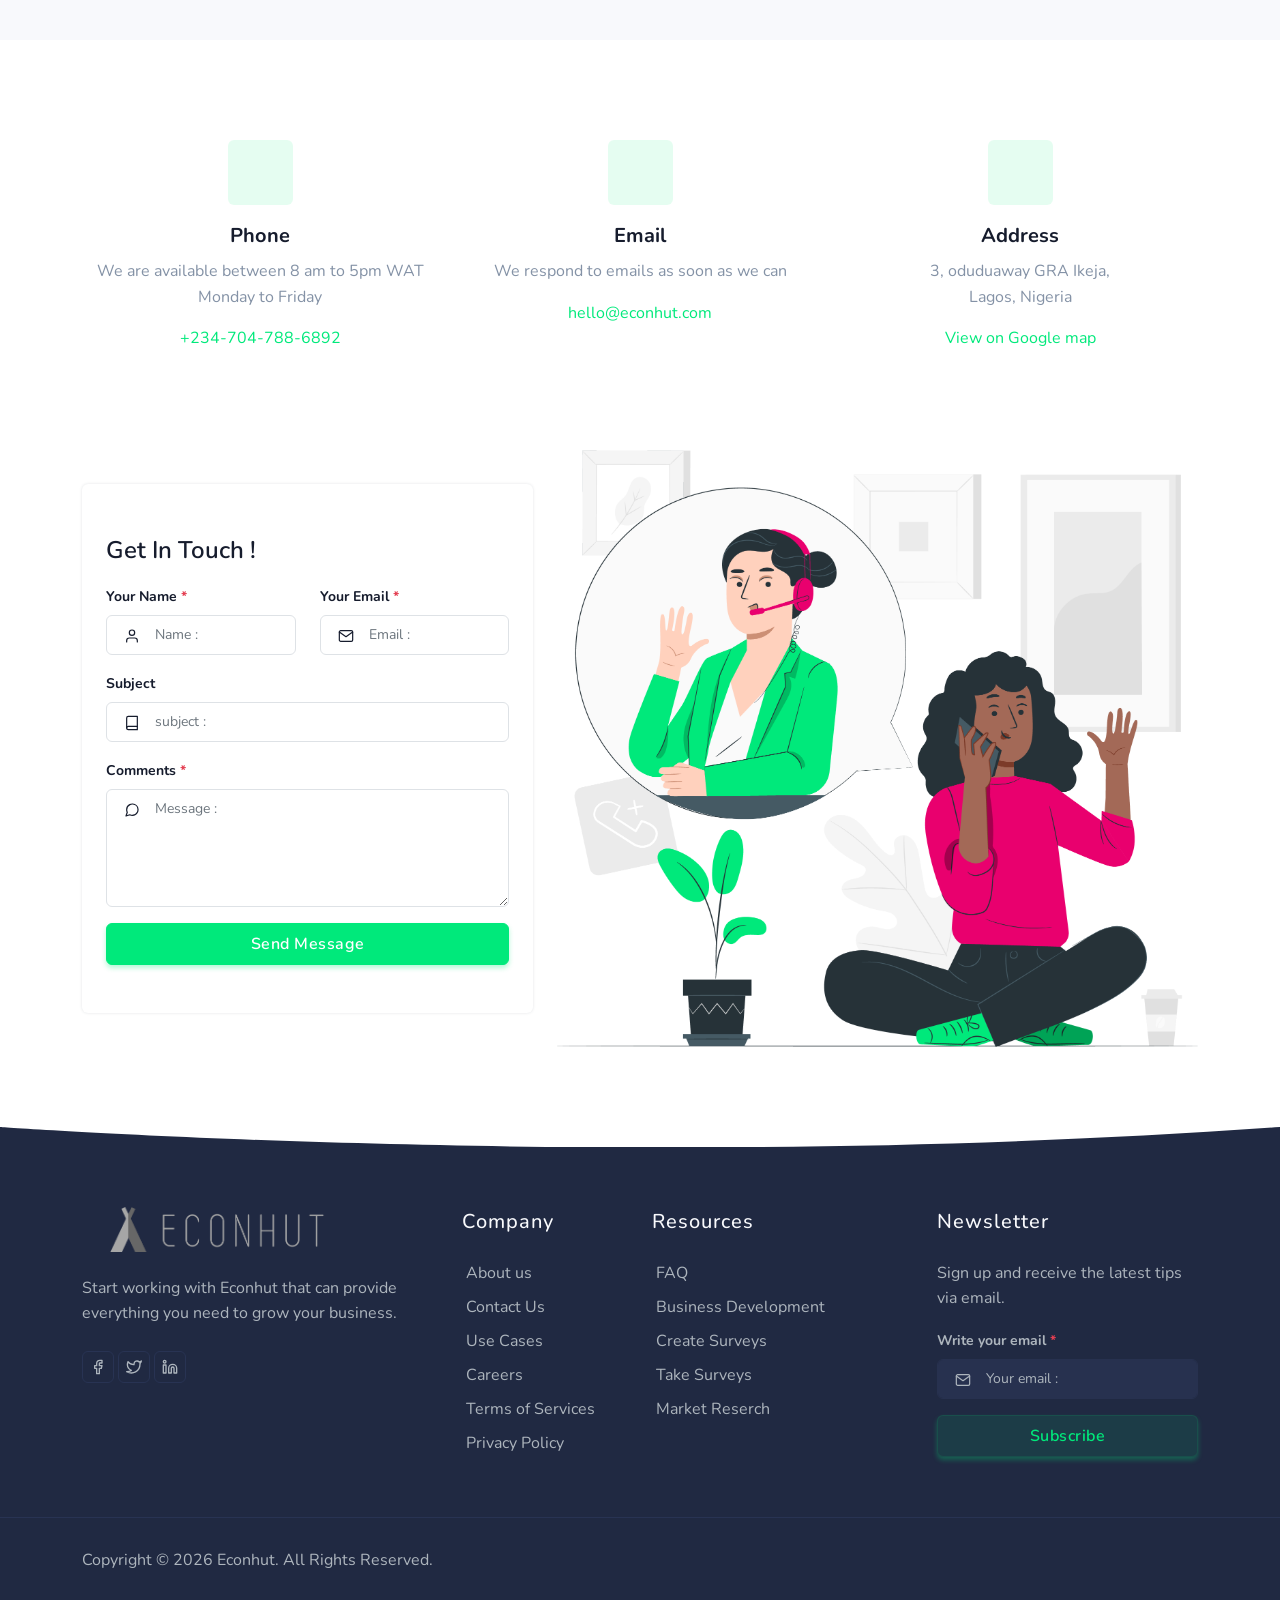
<file: about-us.html>
<!DOCTYPE html>
<html lang="en">

<head>
    <meta charset="utf-8" />
    <title>Econhut - About Us</title>
    <meta name="viewport" content="width=device-width, initial-scale=1.0">
    <meta name="description" content="Offering Business Development, Market Reserch, and Survey services in Africa" />
    <meta name="keywords" content="Business development, Market Reserch, Surveys" />
    <meta name="author" content="Econhut" />
    <meta name="email" content="hello@econhut.com" />
    <meta name="website" content="https://econhut.com" />
    <meta name="Version" content="v1.0" />
    <!-- favicon -->
    <link rel="shortcut icon" href="images\Images\favicon.ico">
    <!-- Bootstrap -->
    <link href="css/bootstrap.min.css" rel="stylesheet" type="text/css" />
    <!-- Icons -->
    <link href="css/materialdesignicons.min.css" rel="stylesheet" type="text/css" />
    <link rel="stylesheet" href="https://unicons.iconscout.com/release/v3.0.6/css/line.css">
    <!-- Slider -->
    <link rel="stylesheet" href="css/tiny-slider.css" />
    <!-- Main Css -->
    <link href="css/style.css" rel="stylesheet" type="text/css" id="theme-opt" />
    <link href="css/colors/default.css" rel="stylesheet" id="color-opt">

</head>

<body>
    <!-- Loader -->
    <div id="preloader">
        <div id="status">
            <div class="spinner">
                <div class="double-bounce1"></div>
                <div class="double-bounce2"></div>
            </div>
        </div>
    </div>
    <!-- Loader -->

    <!-- Navbar STart -->
    <header id="topnav" class="defaultscroll sticky">
        <div class="container">
            <!-- Logo container-->
            <a class="logo" href="index.html">
                <img src="images\Images\econhut logo light.png" height="40" class="logo-light-mode" alt="">
                <img src="images\Images\econhut logo light.png" height="40" class="logo-dark-mode" alt="">
            </a>
            <div class="buy-button">
                <a href="index.html" data-bs-toggle="modal" data-bs-target="#ContactForm" class="btn btn-primary">Request a service</a>
                </a>
            </div>
            <!--end button-->
            <!-- End Logo container-->
            <div class="menu-extras">
                <div class="menu-item">
                    <!-- Mobile menu toggle-->
                    <a class="navbar-toggle" id="isToggle" onclick="toggleMenu()">
                        <div class="lines">
                            <span></span>
                            <span></span>
                            <span></span>
                        </div>
                    </a>
                    <!-- End mobile menu toggle-->
                </div>
            </div>

            <div id="navigation">
                <!-- Navigation Menu-->
                <ul class="navigation-menu">
                    <li><a href="business-development.html" class="sub-menu-item">Business Development</a></li>

                    <li><a href="market-research.html" class="sub-menu-item">Market Reserch</a></li>

                    <li><a href="survey-client.html" class="sub-menu-item">Survey</a></li>

                    <li><a href="customer-survey.html" class="sub-menu-item">Take Survey</a></li>

                </ul>
                <!--end navigation menu-->
                <div class="buy-menu-btn d-none">
                    <a href="index.html" data-bs-toggle="modal" data-bs-target="#ContactForm" class="btn btn-primary">Request a service</a>
                </div>
                <!--end login button-->
            </div>
            <!--end navigation-->
        </div>
        <!--end container-->
    </header>
    <!--end header-->
    <!-- Navbar End -->

    <!-- Hero Start -->
    <section class="bg-half bg-light d-table w-100">
        <div class="container">
            <div class="row justify-content-center">
                <div class="col-lg-12 text-center">
                    <div class="page-next-level">
                        <div class="alert alert-light alert-pills" role="alert" data-aos="fade-up" data-aos-duration="1000">
                            <span class="badge rounded-pill bg-success me-1">Support</span>
                            <span class="content"> Customer Support 24/7</span>
                        </div>
                        <h4 class="title"> About us </h4>

                    </div>
                </div>
                <!--end col-->
            </div>
            <!--end row-->
        </div>
        <!--end container-->
    </section>
    <!--end section-->
    <!-- Hero End -->

    <!-- Shape Start -->
    <div class="position-relative">
        <div class="shape overflow-hidden text-white">
            <svg viewBox="0 0 2880 48" fill="none" xmlns="http://www.w3.org/2000/svg">
                    <path d="M0 48H1437.5H2880V0H2160C1442.5 52 720 0 720 0H0V48Z" fill="currentColor"></path>
                </svg>
        </div>
    </div>
    <!--Shape End-->

    <!-- About Start -->
    <section class="section">
        <div class="container">
            <div class="row align-items-center" id="counter">
                <div class="col-md-6">
                    <img src="images\Images\about us.png" class="img-fluid" alt="">
                </div>
                <!--end col-->

                <div class="col-md-6 mt-4 pt-2 mt-sm-0 pt-sm-0">
                    <div class="ms-lg-4">

                        <div class="section-title">
                            <h4 class="title mb-4">Who we are ?</h4>
                            <p class="text-muted">We want to make business development, market research and surveys easy and accessible, that every business little or large can make good business desions backed by customers and reserch. This way all people and businesses around
                                Africa can make market and customer solutions and solve problems that businesses face today, and create better business desions for themselves and their customers in the future.</p>
                        </div>
                    </div>
                </div>
                <!--end col-->
            </div>
            <!--end row-->
        </div>
        <!--end container-->
    </section>
    <!--end section-->
    <!-- About End -->

    <section class="section bg-light">
        <div class="container">
            <div class="row justify-content-center">
                <div class="col-12">
                    <div class="section-title text-center mb-4 pb-2">
                        <h6 class="text-primary">Work Process</h6>
                        <h4 class="title mb-4">How do we works ?</h4>
                        <p class="text-muted para-desc mx-auto mb-0">Start working with <span class="text-primary fw-bold">Landrick</span> that can provide everything you need to generate awareness, drive traffic, connect.</p>
                    </div>
                </div>
                <!--end col-->
            </div>
            <!--end row-->

            <div class="row">
                <div class="col-md-4 mt-4 pt-2">
                    <div class="card features feature-clean work-process bg-transparent process-arrow border-0 text-center">
                        <div class="icons text-primary text-center mx-auto">
                            <i class="uil uil-presentation-edit d-block rounded h3 mb-0"></i>
                        </div>

                        <div class="card-body">
                            <h5 class="text-dark">Discussion</h5>
                            <p class="text-muted mb-0">The most well-known dummy text is the 'Lorem Ipsum', which is said to have originated</p>
                        </div>
                    </div>
                </div>
                <!--end col-->

                <div class="col-md-4 mt-md-5 pt-md-3 mt-4 pt-2">
                    <div class="card features feature-clean work-process bg-transparent process-arrow border-0 text-center">
                        <div class="icons text-primary text-center mx-auto">
                            <i class="uil uil-airplay d-block rounded h3 mb-0"></i>
                        </div>

                        <div class="card-body">
                            <h5 class="text-dark">Strategy & Testing</h5>
                            <p class="text-muted mb-0">Generators convallis odio, vel pharetra quam malesuada vel. Nam porttitor malesuada.</p>
                        </div>
                    </div>
                </div>
                <!--end col-->

                <div class="col-md-4 mt-md-5 pt-md-5 mt-4 pt-2">
                    <div class="card features feature-clean work-process bg-transparent d-none-arrow border-0 text-center">
                        <div class="icons text-primary text-center mx-auto">
                            <i class="uil uil-image-check d-block rounded h3 mb-0"></i>
                        </div>

                        <div class="card-body">
                            <h5 class="text-dark">Reporting</h5>
                            <p class="text-muted mb-0">Internet Proin tempus odio, vel pharetra quam malesuada vel. Nam porttitor malesuada.</p>
                        </div>
                    </div>
                </div>
                <!--end col-->
            </div>
            <!--end row-->
        </div>
        <!--end container-->
    </section>
    <!--end section-->

    <!-- Contact Start -->
    <section class="section">
        <div class="container">
            <div class="row">
                <div class="col-md-4">
                    <div class="card border-0 text-center features feature-clean">
                        <div class="icons text-primary text-center mx-auto">
                            <i class="uil uil-phone d-block rounded h3 mb-0"></i>
                        </div>
                        <div class="content mt-3">
                            <h5 class="fw-bold">Phone</h5>
                            <p class="text-muted">We are available between 8 am to 5pm WAT Monday to Friday</p>
                            <a href="tel:+234-704-788-6892" class="text-primary">+234-704-788-6892</a>
                        </div>
                    </div>
                </div>
                <!--end col-->

                <div class="col-md-4 mt-4 mt-sm-0 pt-2 pt-sm-0">
                    <div class="card border-0 text-center features feature-clean">
                        <div class="icons text-primary text-center mx-auto">
                            <i class="uil uil-envelope d-block rounded h3 mb-0"></i>
                        </div>
                        <div class="content mt-3">
                            <h5 class="fw-bold">Email</h5>
                            <p class="text-muted">We respond to emails as soon as we can</p>
                            <a href="mailto:hello@econhut.com" class="text-primary">hello@econhut.com</a>
                        </div>
                    </div>
                </div>
                <!--end col-->

                <div class="col-md-4 mt-4 mt-sm-0 pt-2 pt-sm-0">
                    <div class="card border-0 text-center features feature-clean">
                        <div class="icons text-primary text-center mx-auto">
                            <i class="uil uil-map-marker d-block rounded h3 mb-0"></i>
                        </div>
                        <div class="content mt-3">
                            <h5 class="fw-bold">Address</h5>
                            <p class="text-muted">3, oduduaway GRA Ikeja, <br>Lagos, Nigeria</p>
                            <a href="" data-type="iframe" class="video-play-icon text-primary lightbox">View on Google map</a>
                        </div>
                    </div>
                </div>
                <!--end col-->
            </div>
            <!--end row-->
        </div>
        <!--end container-->

        <div class="container mt-100 mt-60">
            <div class="row align-items-center">
                <div class="col-lg-5 col-md-6 pt-2 pt-sm-0 order-2 order-md-1">
                    <div class="card shadow rounded border-0">
                        <div class="card-body py-5">
                            <h4 class="card-title">Get In Touch !</h4>
                            <div class="custom-form mt-3">
                                <form method="post" name="myForm" onsubmit="return validateForm()">
                                    <p id="error-msg" class="mb-0"></p>
                                    <div id="simple-msg"></div>
                                    <div class="row">
                                        <div class="col-md-6">
                                            <div class="mb-3">
                                                <label class="form-label">Your Name <span class="text-danger">*</span></label>
                                                <div class="form-icon position-relative">
                                                    <i data-feather="user" class="fea icon-sm icons"></i>
                                                    <input name="name" id="name" type="text" class="form-control ps-5" placeholder="Name :">
                                                </div>
                                            </div>
                                        </div>

                                        <div class="col-md-6">
                                            <div class="mb-3">
                                                <label class="form-label">Your Email <span class="text-danger">*</span></label>
                                                <div class="form-icon position-relative">
                                                    <i data-feather="mail" class="fea icon-sm icons"></i>
                                                    <input name="email" id="email" type="email" class="form-control ps-5" placeholder="Email :">
                                                </div>
                                            </div>
                                        </div>
                                        <!--end col-->

                                        <div class="col-12">
                                            <div class="mb-3">
                                                <label class="form-label">Subject</label>
                                                <div class="form-icon position-relative">
                                                    <i data-feather="book" class="fea icon-sm icons"></i>
                                                    <input name="subject" id="subject" class="form-control ps-5" placeholder="subject :">
                                                </div>
                                            </div>
                                        </div>
                                        <!--end col-->

                                        <div class="col-12">
                                            <div class="mb-3">
                                                <label class="form-label">Comments <span class="text-danger">*</span></label>
                                                <div class="form-icon position-relative">
                                                    <i data-feather="message-circle" class="fea icon-sm icons clearfix"></i>
                                                    <textarea name="comments" id="comments" rows="4" class="form-control ps-5" placeholder="Message :"></textarea>
                                                </div>
                                            </div>
                                        </div>
                                    </div>
                                    <div class="row">
                                        <div class="col-12">
                                            <div class="d-grid">
                                                <button type="submit" id="submit" name="send" class="btn btn-primary">Send Message</button>
                                            </div>
                                        </div>
                                        <!--end col-->
                                    </div>
                                    <!--end row-->
                                </form>
                            </div>
                            <!--end custom-form-->
                        </div>
                    </div>
                </div>
                <!--end col-->

                <div class="col-lg-7 col-md-6 order-1 order-md-2">
                    <div class="card border-0">
                        <div class="card-body p-0">
                            <img src="images\Images\contact 2.png" class="img-fluid" alt="">
                        </div>
                    </div>
                </div>
                <!--end col-->
            </div>
            <!--end row-->
        </div>
        <!--end container-->
    </section>
    <!--end section-->
    <!-- Contact End -->


    <!-- Shape Start -->
    <div class="position-relative">
        <div class="shape overflow-hidden text-footer">
            <svg viewBox="0 0 2880 48" fill="none" xmlns="http://www.w3.org/2000/svg">
                    <path d="M0 48H1437.5H2880V0H2160C1442.5 52 720 0 720 0H0V48Z" fill="currentColor"></path>
                </svg>
        </div>
    </div>
    <!--Shape End-->

    <!-- Modals Start-->

    <div class="modal fade" id="ContactForm" tabindex="-1" role="dialog" aria-labelledby="exampleModalCenterTitle" aria-hidden="true">
        <div class="modal-dialog modal-dialog-centered" role="document">
            <div class="modal-content rounded shadow border-0">
                <div class="modal-header">
                    <h5 class="modal-title" id="exampleModalCenterTitle">Contact Us</h5>
                    <button type="button" class="btn-close" data-bs-dismiss="modal" aria-label="Close"></button>
                </div>
                <div class="modal-body">
                    <div class="container">
                        <div class="row">
                            <div class="">
                                <div class="card shadow rounded border-0">
                                    <div class="card-body py-5">
                                        <h4 class="card-title">Get In Touch !</h4>
                                        <div class="custom-form mt-3">
                                            <form method="post" name="myForm" onsubmit="return validateForm()">
                                                <p id="error-msg" class="mb-0"></p>
                                                <div id="simple-msg"></div>
                                                <div class="row">
                                                    <div class="col-md-6">
                                                        <div class="mb-3">
                                                            <label class="form-label">Your Name <span class="text-danger">*</span></label>
                                                            <div class="form-icon position-relative">
                                                                <i data-feather="user" class="fea icon-sm icons"></i>
                                                                <input name="name" id="name" type="text" class="form-control ps-5" placeholder="Name :">
                                                            </div>
                                                        </div>
                                                    </div>

                                                    <div class="col-md-6">
                                                        <div class="mb-3">
                                                            <label class="form-label">Your Email <span class="text-danger">*</span></label>
                                                            <div class="form-icon position-relative">
                                                                <i data-feather="mail" class="fea icon-sm icons"></i>
                                                                <input name="email" id="email" type="email" class="form-control ps-5" placeholder="Email :">
                                                            </div>
                                                        </div>
                                                    </div>
                                                    <!--end col-->

                                                    <div class="col-md-12">
                                                        <div class="mb-3">
                                                            <label class="form-label">Reasons / Categories :</label>
                                                            <select class="form-control custom-select" id="Sortbylist-Shop">
                                                                    <option>Categories</option>
                                                                    <option>General Question</option>
                                                                    <option>Bugs</option>
                                                                    <option>Remote</option>
                                                                </select>
                                                        </div>
                                                    </div>
                                                    <!--end col-->
                                                    <div class="col-12">
                                                        <div class="mb-3">
                                                            <label class="form-label">Subject</label>
                                                            <div class="form-icon position-relative">
                                                                <i data-feather="book" class="fea icon-sm icons"></i>
                                                                <input name="subject" id="subject" class="form-control ps-5" placeholder="subject :">
                                                            </div>
                                                        </div>
                                                    </div>
                                                    <!--end col-->

                                                    <div class="col-12">
                                                        <div class="mb-3">
                                                            <label class="form-label">Comments <span class="text-danger">*</span></label>
                                                            <div class="form-icon position-relative">
                                                                <i data-feather="message-circle" class="fea icon-sm icons clearfix"></i>
                                                                <textarea name="comments" id="comments" rows="4" class="form-control ps-5" placeholder="Message :"></textarea>
                                                            </div>
                                                        </div>
                                                    </div>
                                                </div>
                                                <div class="row">
                                                    <div class="col-12">
                                                        <div class="d-grid">
                                                            <button type="submit" id="submit" name="send" class="btn btn-primary">Send Message</button>
                                                        </div>
                                                    </div>
                                                    <!--end col-->
                                                </div>
                                                <!--end row-->
                                            </form>
                                        </div>
                                        <!--end custom-form-->
                                    </div>
                                </div>
                            </div>
                            <!--end col-->
                        </div>
                        <!--end row-->
                    </div>
                    <!--end container-->

                </div>
            </div>
        </div>
    </div>


    <!-- Modals End-->




    <!-- Footer Start -->
    <footer class="footer">
        <div class="container">
            <div class="row">
                <div class="col-lg-4 col-12 mb-0 mb-md-4 pb-0 pb-md-2">
                    <a href="#" class="logo-footer">
                        <img src="images\Images\econhut logo dark.png" height="45" alt="">
                    </a>
                    <p class="mt-4">Start working with Econhut that can provide everything you need to grow your business.</p>
                    <ul class="list-unstyled social-icon foot-social-icon mb-0 mt-4">
                        <li class="list-inline-item"><a href="javascript:void(0)" class="rounded"><i data-feather="facebook" class="fea icon-sm fea-social"></i></a></li>
                        <li class="list-inline-item"><a href="https://twitter.com/econhut" class="rounded"><i data-feather="twitter" class="fea icon-sm fea-social"></i></a></li>
                        <li class="list-inline-item"><a href="javascript:void(0)" class="rounded"><i data-feather="linkedin" class="fea icon-sm fea-social"></i></a></li>
                    </ul>
                    <!--end icon-->
                </div>
                <!--end col-->

                <div class="col-lg-2 col-md-4 col-12 mt-4 mt-sm-0 pt-2 pt-sm-0">
                    <h5 class="text-light footer-head">Company</h5>
                    <ul class="list-unstyled footer-list mt-4">
                        <li><a href="about-us.html" class="text-foot"><i class="uil uil-angle-right-b me-1"></i> About us</a></li>
                        <li><a href="contact-us.html" class="text-foot"><i class="uil uil-angle-right-b me-1"></i> Contact Us</a></li>
                        <li><a href="cases.html" class="text-foot"><i class="uil uil-angle-right-b me-1"></i> Use Cases</a></li>
                        <li><a href="careers.html" class="text-foot"><i class="uil uil-angle-right-b me-1"></i> Careers</a></li>
                        <li><a href="termsandconditions.html" class="text-foot"><i class="uil uil-angle-right-b me-1"></i> Terms of Services</a></li>
                        <li><a href="privacypolicy.html" class="text-foot"><i class="uil uil-angle-right-b me-1"></i> Privacy Policy</a></li>
                    </ul>
                </div>
                <!--end col-->

                <div class="col-lg-3 col-md-4 col-12 mt-4 mt-sm-0 pt-2 pt-sm-0">
                    <h5 class="text-light footer-head">Resources</h5>
                    <ul class="list-unstyled footer-list mt-4">
                        <li><a href="faqs.html" class="text-foot"><i class="uil uil-angle-right-b me-1"></i> FAQ</a></li>
                        <li><a href="business-development.html" class="text-foot"><i class="uil uil-angle-right-b me-1"></i> Business Development</a></li>
                        <li><a href="survey-client.html" class="text-foot"><i class="uil uil-angle-right-b me-1"></i> Create Surveys</a></li>
                        <li><a href="customer-survey.html" class="text-foot"><i class="uil uil-angle-right-b me-1"></i> Take Surveys</a></li>
                        <li><a href="market-research.html" class="text-foot"><i class="uil uil-angle-right-b me-1"></i> Market Reserch</a></li>
                    </ul>
                </div>
                <!--end col-->

                <div class="col-lg-3 col-md-4 col-12 mt-4 mt-sm-0 pt-2 pt-sm-0">
                    <h5 class="text-light footer-head">Newsletter</h5>
                    <p class="mt-4">Sign up and receive the latest tips via email.</p>
                    <form>
                        <div class="row">
                            <div class="col-lg-12">
                                <div class="foot-subscribe mb-3">
                                    <label class="form-label">Write your email <span class="text-danger">*</span></label>
                                    <div class="form-icon position-relative">
                                        <i data-feather="mail" class="fea icon-sm icons"></i>
                                        <input type="email" name="email" id="emailsubscribe" class="form-control ps-5 rounded" placeholder="Your email : " required>
                                    </div>
                                </div>
                            </div>
                            <div class="col-lg-12">
                                <div class="d-grid">
                                    <input type="submit" id="submitsubscribe" name="send" class="btn btn-soft-primary" value="Subscribe">
                                </div>
                            </div>
                        </div>
                    </form>
                </div>
                <!--end col-->
            </div>
            <!--end row-->
        </div>
        <!--end container-->
    </footer>
    <!--end footer-->
    <footer class="footer footer-bar">
        <div class="container text-center">
            <div class="row align-items-center">
                <div class="col-sm-6">
                    <div class="text-sm-start">
                        <p class="mb-0">Copyright ©
                            <script>
                                document.write(new Date().getFullYear())
                            </script> Econhut. All Rights Reserved.</p>
                    </div>
                </div>
                <!--end col-->
            </div>
            <!--end row-->
        </div>
        <!--end container-->
    </footer>
    <!--end footer-->
    <!-- Footer End -->

    <!-- Back to top -->
    <a href="#" onclick="topFunction()" id="back-to-top" class="btn btn-icon btn-primary back-to-top"><i data-feather="arrow-up" class="icons"></i></a>
    <!-- Back to top -->



    <!-- javascript -->
    <script src="js/bootstrap.bundle.min.js"></script>
    <!-- Icons -->
    <script src="js/feather.min.js"></script>
    <!-- Main Js -->
    <script src="js/plugins.init.js"></script>
    <!--Note: All init js like tiny slider, counter, countdown, maintenance, lightbox, gallery, swiper slider, aos animation etc.-->
    <script src="js/app.js"></script>
    <!--Note: All important javascript like page loader, menu, sticky menu, menu-toggler, one page menu etc. -->
</body>

</html>
</file>
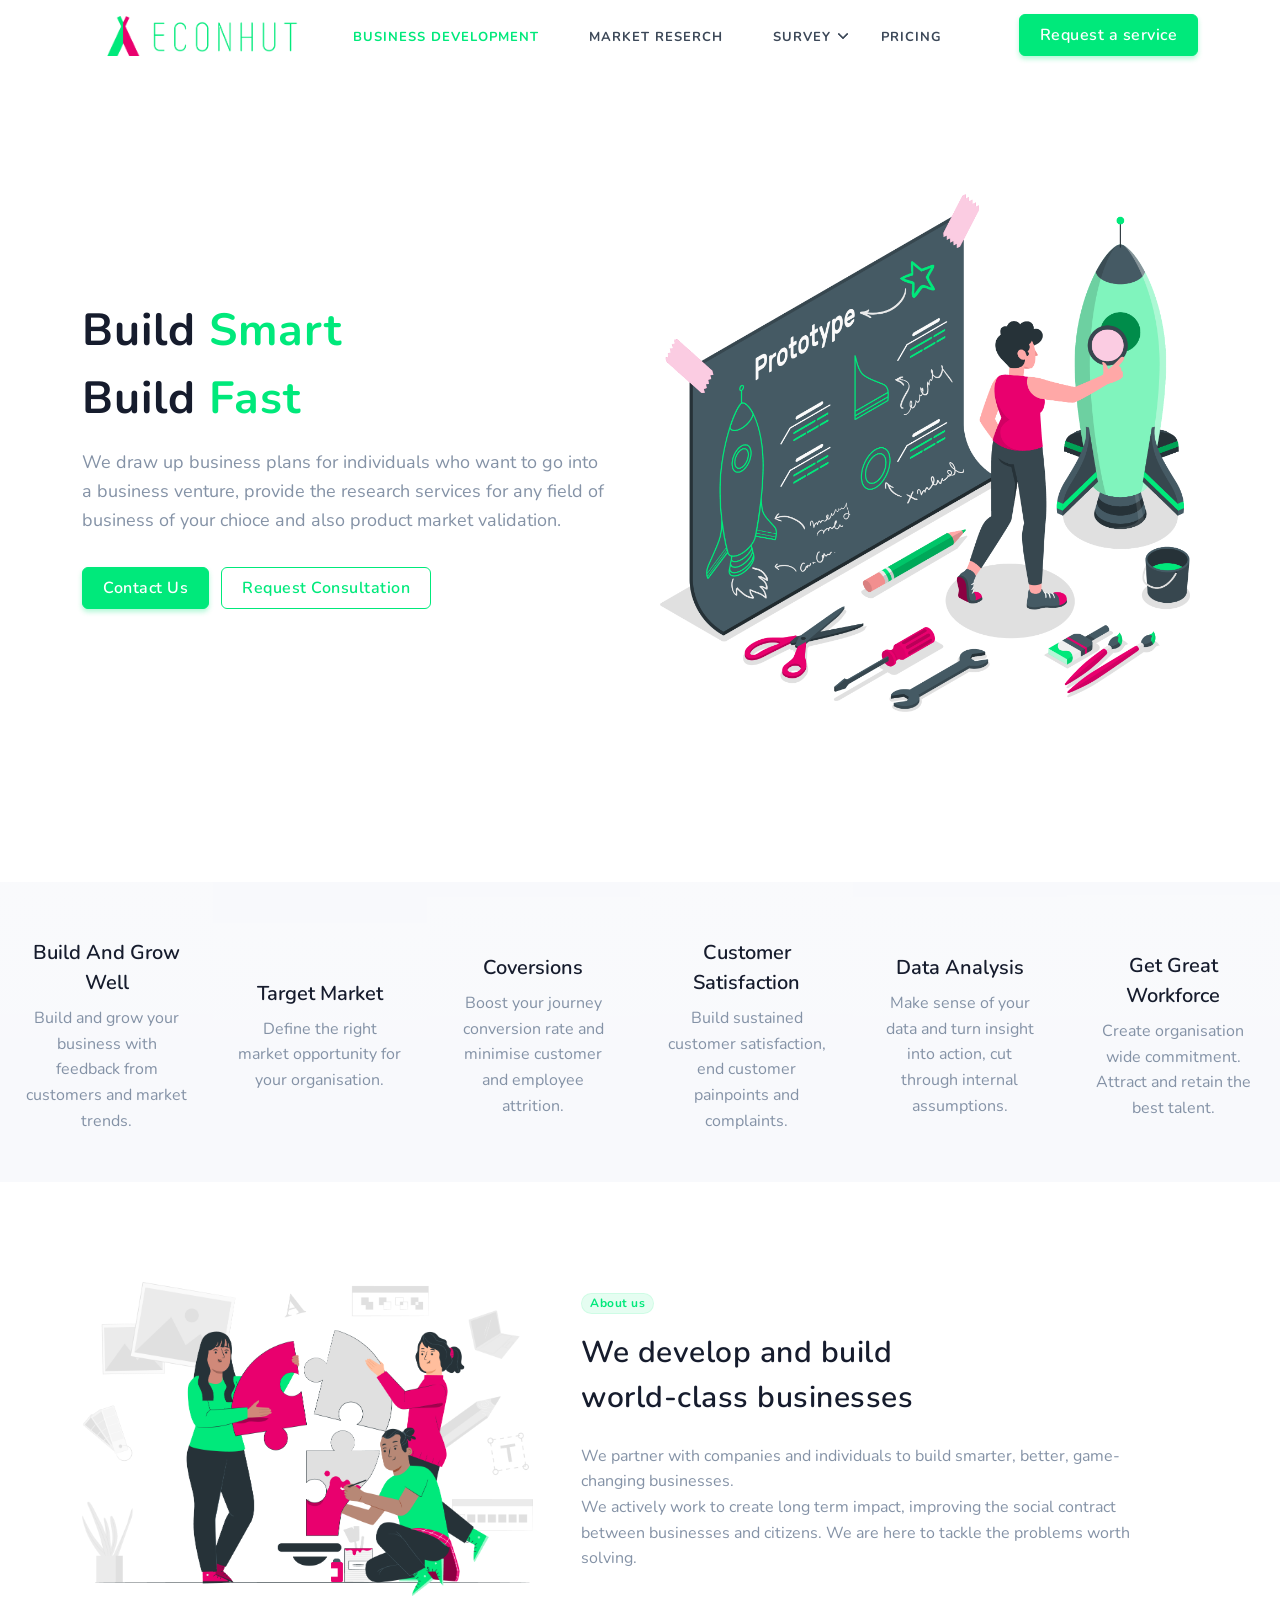
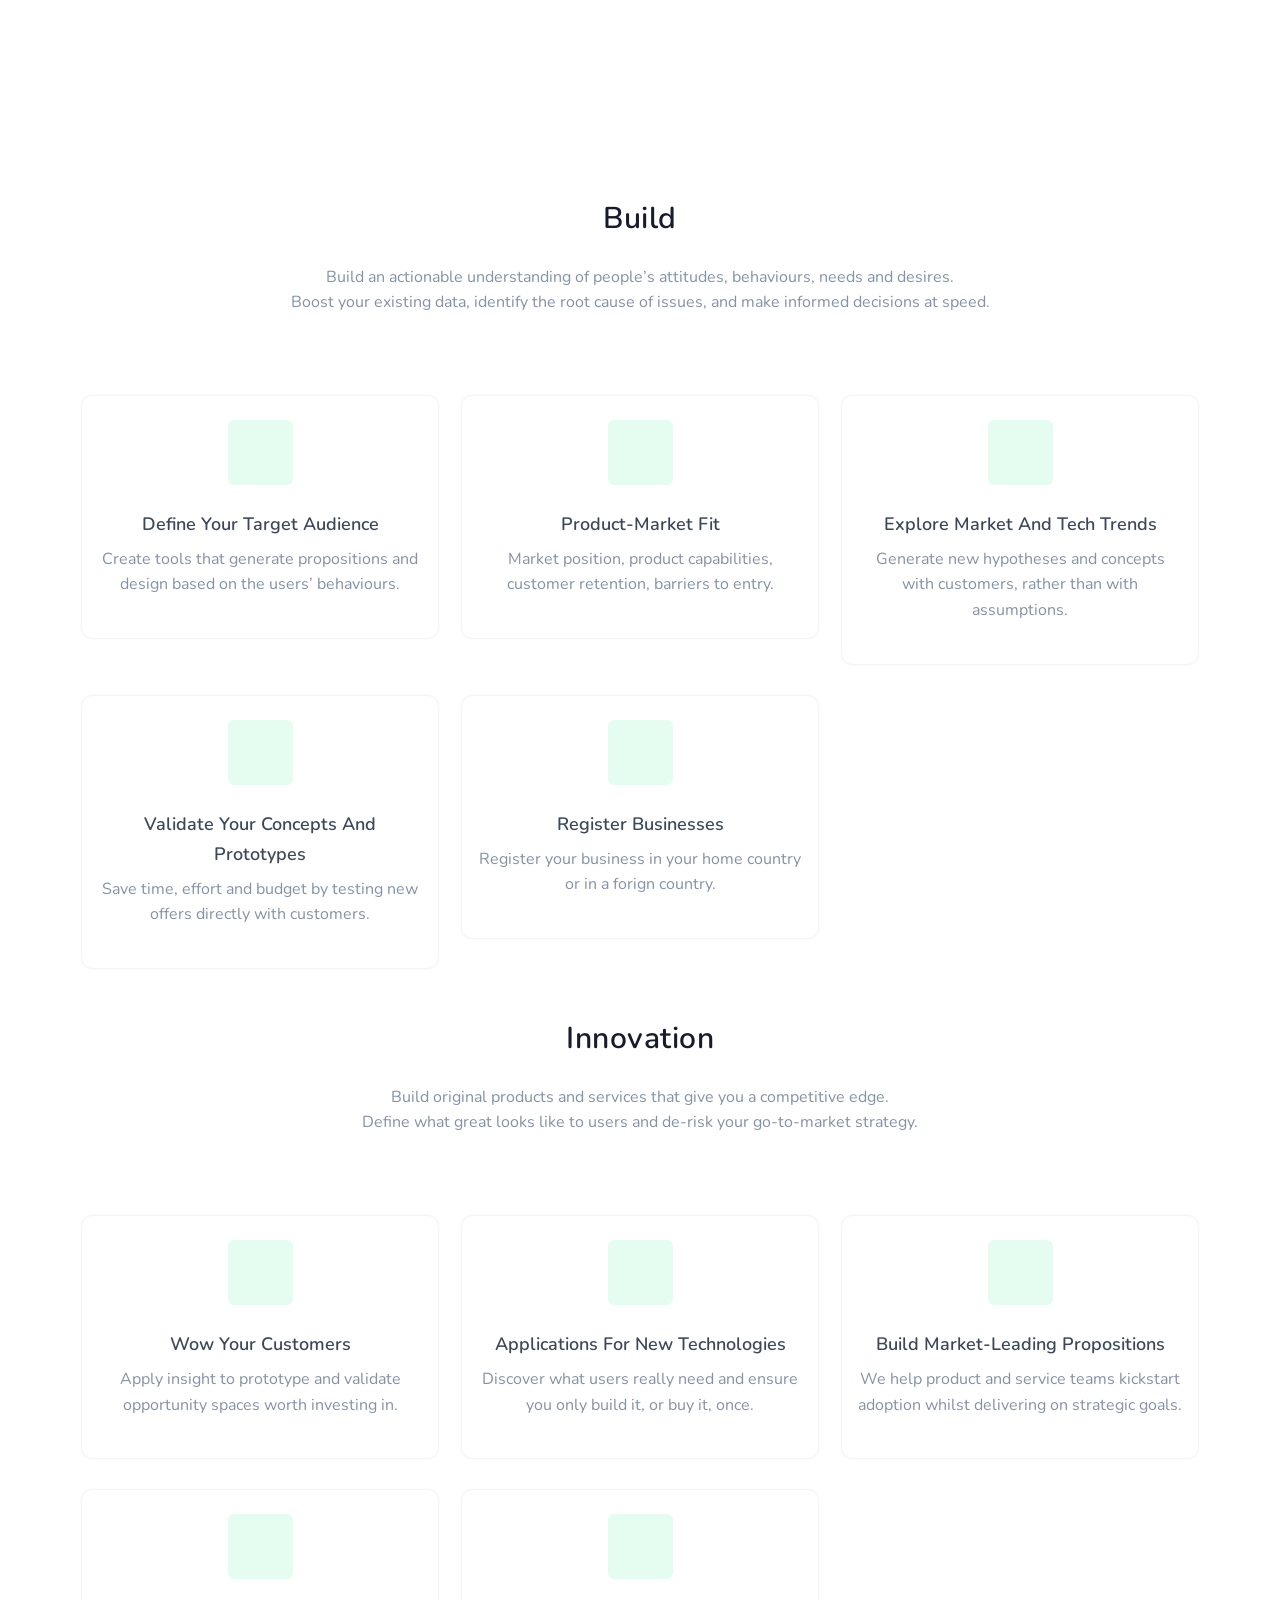
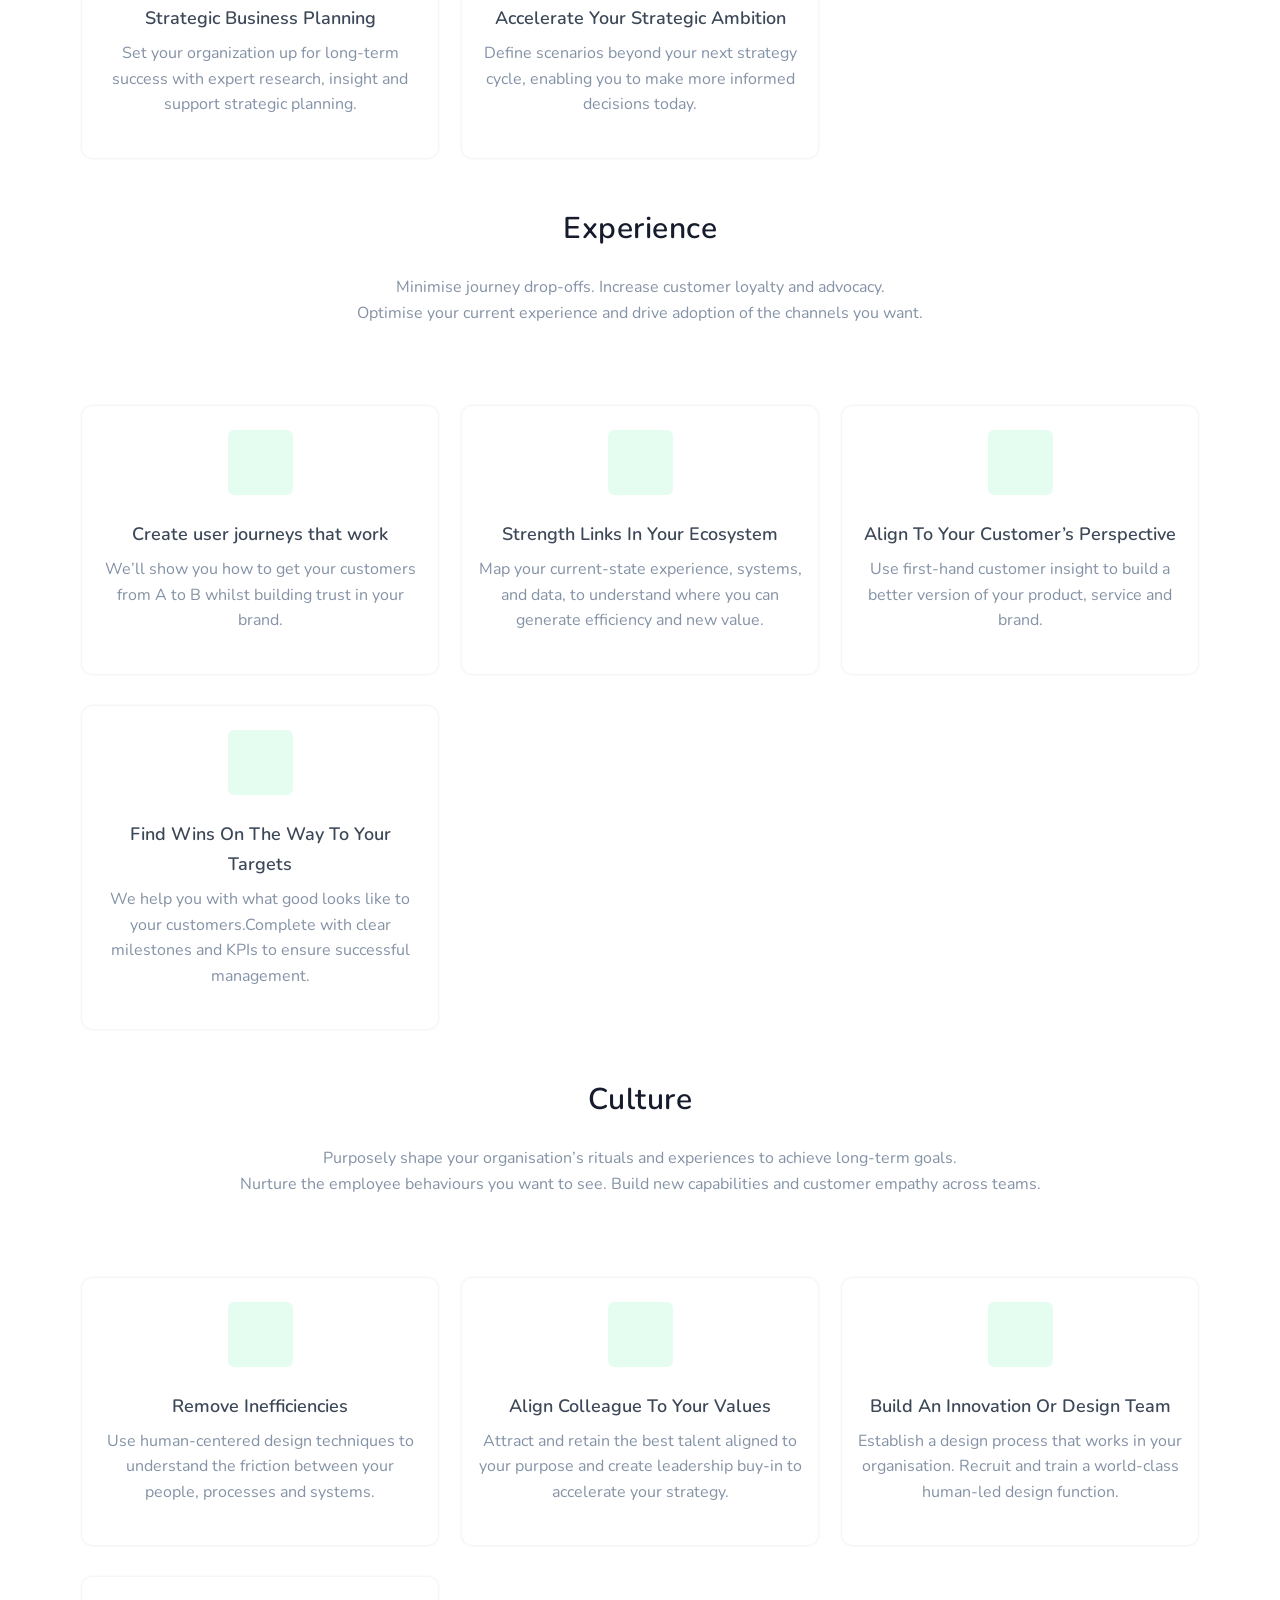
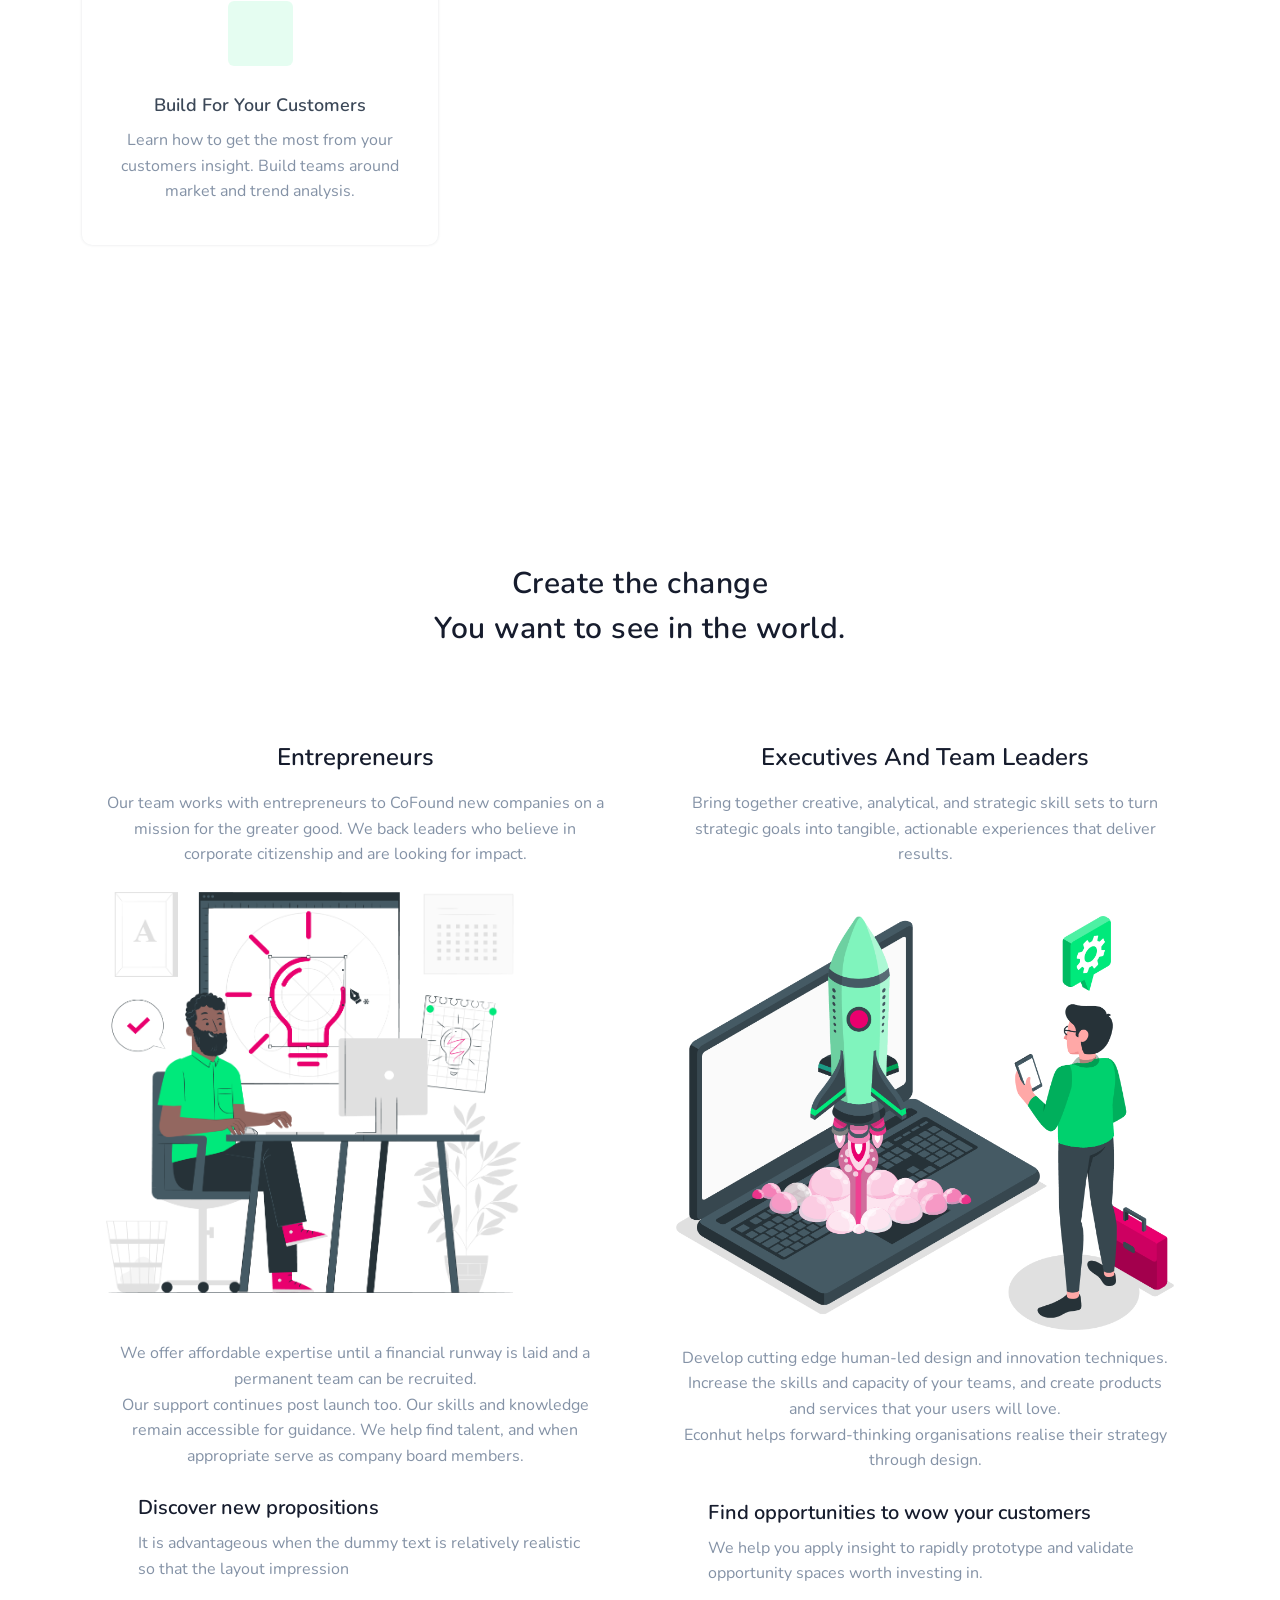
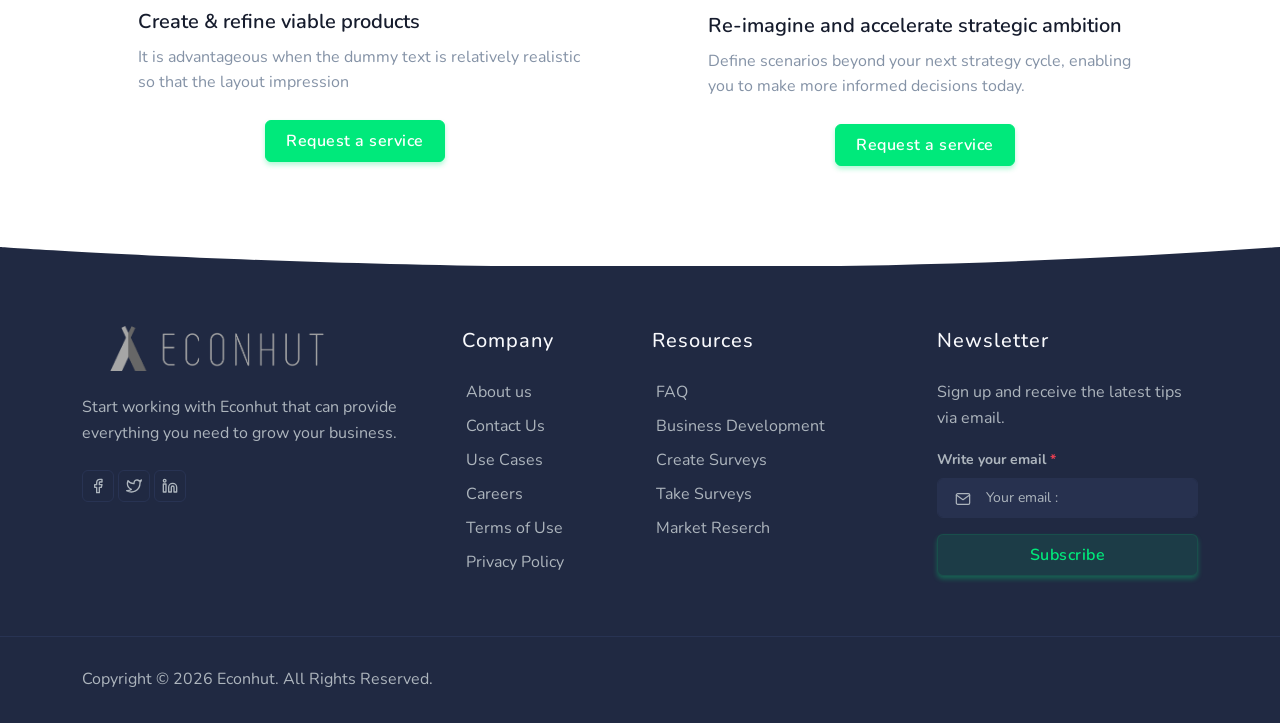
<file: business-development.html>
<!DOCTYPE html>
<html lang="en">

<head>
    <meta charset="utf-8" />
    <title>Econhut - Business Development</title>
    <meta name="viewport" content="width=device-width, initial-scale=1.0">
    <meta name="description" content="Offering Business Development, Market Reserch, and Survey services in Africa" />
    <meta name="keywords" content="Business development, Market Reserch, Surveys" />
    <meta name="author" content="Econhut" />
    <meta name="email" content="hello@econhut.com" />
    <meta name="website" content="https://econhut.com" />
    <meta name="Version" content="v1.0" />
    <!-- favicon -->
    <link rel="shortcut icon" href="images\Images\favicon.ico">
    <!-- Bootstrap -->
    <link href="css/bootstrap.min.css" rel="stylesheet" type="text/css" />
    <!-- Icons -->
    <link href="css/materialdesignicons.min.css" rel="stylesheet" type="text/css" />
    <link rel="stylesheet" href="https://unicons.iconscout.com/release/v3.0.6/css/line.css">
    <!-- Slider -->
    <link rel="stylesheet" href="css/tiny-slider.css" />
    <!-- Main Css -->
    <link href="css/style.css" rel="stylesheet" type="text/css" id="theme-opt" />
    <link href="css/colors/default.css" rel="stylesheet" id="color-opt">

</head>

<body>
    <!-- Loader -->
    <div id="preloader">
        <div id="status">
            <div class="spinner">
                <div class="double-bounce1"></div>
                <div class="double-bounce2"></div>
            </div>
        </div>
    </div>
    <!-- Loader -->

    <!-- Navbar STart -->
    <header id="topnav" class="defaultscroll sticky">
        <div class="container">
            <!-- Logo container-->
            <a class="logo" href="index.html">
                <img src="images\Images\econhut logo light.png" height="40" class="logo-light-mode" alt="">
                <img src="images\Images\econhut logo light.png" height="40" class="logo-dark-mode" alt="">
            </a>
            <div class="buy-button">
                <a href="index.html" data-bs-toggle="modal" data-bs-target="#ContactForm" class="btn btn-primary">Request a service</a>
                </a>
            </div>
            <!--end button-->
            <!-- End Logo container-->
            <div class="menu-extras">
                <div class="menu-item">
                    <!-- Mobile menu toggle-->
                    <a class="navbar-toggle" id="isToggle" onclick="toggleMenu()">
                        <div class="lines">
                            <span></span>
                            <span></span>
                            <span></span>
                        </div>
                    </a>
                    <!-- End mobile menu toggle-->
                </div>
            </div>

            <div id="navigation">
                <!-- Navigation Menu-->
                <ul class="navigation-menu">
                    <li><a href="business-development.html" class="sub-menu-item">Business Development</a></li>

                    <li><a href="market-research.html" class="sub-menu-item">Market Reserch</a></li>

                    <li class="has-submenu parent-menu-item">
                        <a href="javascript:void(0)">Survey</a><span class="menu-arrow"></span>
                        <ul class="submenu">
                            <li><a href="survey-client.html" class="sub-menu-item">Create A Survey</a></li>
                            <li><a href="customer-survey.html" class="sub-menu-item">Take A Survey</a></li>
                        </ul>
                    </li>

                    <li><a href="pricing.html" class="sub-menu-item">Pricing</a></li>

                </ul>
                <!--end navigation menu-->
                <div class="buy-menu-btn d-none">
                    <a href="index.html" data-bs-toggle="modal" data-bs-target="#ContactForm" class="btn btn-primary">Request a service</a>
                </div>
                <!--end login button-->
            </div>
            <!--end navigation-->
        </div>
        <!--end container-->
    </header>
    <!--end header-->
    <!-- Navbar End -->

    <!-- Hero Start -->
    <section class="bg-half-170 d-table w-100">
        <div class="container">
            <div class="row mt-4 align-items-center">
                <div class="col-lg-6 col-md-6">
                    <div class="title-heading me-lg-4">
                        <h1 class="heading fw-bold mb-3">Build <span class="text-primary">Smart</span> <br> Build <span class="text-primary">Fast</span></h1>
                        <p class="para-desc text-muted">We draw up business plans for individuals who want to go into a business venture, provide the research services for any field of business of your chioce and also product market validation.</p>
                        <div class="mt-4">
                            <a href="page-contact-one.html" class="btn btn-primary mt-2 me-2"> Contact Us</a>
                            <a href="documentation.html" class="btn btn-outline-primary mt-2"> Request Consultation</a>
                        </div>
                    </div>
                </div>
                <!--end col-->

                <div class="col-lg-6 mt-5 pt-2 mt-lg-0 pt-lg-0">
                    <div class="px-2 position-relative">
                        <img src="images\Images\building rocket.png" class="img-fluid mover mx-auto d-block" alt="">
                    </div>
                </div>
                <!--end col-->
            </div>
            <!--end row-->
        </div>
        <!--end container-->
    </section>
    <!--end section-->
    <!-- Hero End -->

    <!-- Start Features -->
    <section class="bg-light">
        <div class="container-fluid px-0">
            <div class="row g-0 align-items-center">
                <div class="col-xl-2 col-lg-4 col-md-4">
                    <div class="card features fea-primary text-center rounded-0 px-4 py-5 bg-light bg-gradient position-relative overflow-hidden border-0">
                        <span class="h2 icon2 text-primary">
                                        <i class="uil uil-crosshair"></i>
                                    </span>
                        <div class="card-body p-0 content">
                            <h5>Build And Grow Well</h5>
                            <p class="para text-muted mb-0">Build and grow your business with feedback from customers and market trends.</p>
                        </div>
                    </div>
                </div>
                <!--end col-->

                <div class="col-xl-2 col-lg-4 col-md-4">
                    <div class="card features fea-primary text-center rounded-0 px-4 py-5 bg-light bg-gradient position-relative overflow-hidden border-0">
                        <span class="h2 icon2 text-primary">
                                        <i class="uil uil-crosshair"></i>
                                    </span>
                        <div class="card-body p-0 content">
                            <h5>Target Market</h5>
                            <p class="para text-muted mb-0">Define the right market opportunity for your organisation.</p>
                        </div>
                    </div>
                </div>
                <!--end col-->

                <div class="col-xl-2 col-lg-4 col-md-4">
                    <div class="card features fea-primary text-center rounded-0 px-4 py-5 bg-light bg-gradient position-relative overflow-hidden border-0">
                        <span class="h2 icon2 text-primary">
                                        <i class="uil uil-search"></i>
                                    </span>
                        <div class="card-body p-0 content">
                            <h5>Coversions</h5>
                            <p class="para text-muted mb-0">Boost your journey conversion rate and minimise customer and employee attrition.</p>
                        </div>
                    </div>
                </div>
                <!--end col-->

                <div class="col-xl-2 col-lg-4 col-md-4">
                    <div class="card features fea-primary text-center rounded-0 px-4 py-5 bg-light bg-gradient position-relative overflow-hidden border-0">
                        <span class="h2 icon2 text-primary">
                                        <i class="uil uil-lightbulb-alt"></i>
                                    </span>
                        <div class="card-body p-0 content">
                            <h5>Customer Satisfaction</h5>
                            <p class="para text-muted mb-0">Build sustained customer satisfaction, end customer painpoints and complaints.</p>
                        </div>
                    </div>
                </div>
                <!--end col-->

                <div class="col-xl-2 col-lg-4 col-md-4">
                    <div class="card features fea-primary text-center rounded-0 px-4 py-5 bg-light bg-gradient position-relative overflow-hidden border-0">
                        <span class="h2 icon2 text-primary">
                                        <i class="uil uil-usd-circle"></i>
                                    </span>
                        <div class="card-body p-0 content">
                            <h5>Data Analysis</h5>
                            <p class="para text-muted mb-0">Make sense of your data and turn insight into action, cut through internal assumptions.</p>
                        </div>
                    </div>
                </div>
                <!--end col-->

                <div class="col-xl-2 col-lg-4 col-md-4">
                    <div class="card features fea-primary text-center rounded-0 px-4 py-5 bg-light bg-gradient position-relative overflow-hidden border-0">
                        <span class="h2 icon2 text-primary">
                                        <i class="uil uil-analytics"></i>
                                    </span>
                        <div class="card-body p-0 content">
                            <h5>Get Great Workforce</h5>
                            <p class="para text-muted mb-0">Create organisation wide commitment. Attract and retain the best talent.</p>
                        </div>
                    </div>
                </div>
                <!--end col-->
            </div>
            <!--end row-->
        </div>
        <!--end container-->
    </section>
    <!--end section-->
    <!-- End Features -->

    <!-- Start -->
    <section class="section">
        <div class="container">
            <div class="row align-items-center">
                <div class="col-lg-5 col-md-6">
                    <img src="images\Images\business development.png" class="img-fluid rounded-md" alt="">
                </div>
                <!--end col-->

                <div class="col-lg-7 col-md-6 mt-4 mt-lg-0 pt- pt-lg-0">
                    <div class="ms-lg-4">
                        <div class="section-title">
                            <span class="badge bg-soft-primary rounded-pill fw-bold">About us</span>
                            <h4 class="title mb-4 mt-3">We develop and build <br> world-class businesses</h4>
                            <p class="text-muted para-desc">We partner with companies and individuals to build smarter, better, game-changing businesses. <br>We actively work to create long term impact, improving the social contract between businesses and citizens. We are here to tackle
                                the problems worth solving. </p>
                        </div>
                    </div>
                </div>
            </div>
            <!--end row-->
        </div>
        <!--end container-->

    </section>

    <section id="market" class="section">

        <div class="container">
            <div class="row justify-content-center">
                <div class="col-12 text-center">
                    <div class="section-title mb-4 pb-2">
                        <h4 class="title mb-4">Build</h4>
                        <p class="text-muted">
                            Build an actionable understanding of people’s attitudes, behaviours, needs and desires. <br>Boost your existing data, identify the root cause of issues, and make informed decisions at speed.</p>
                    </div>
                </div>
                <!--end col-->
            </div>
            <!--end row-->

            <div class="row">
                <div class="col-lg-4 col-md-6 col-12 mt-4 pt-2">
                    <div class="card features feature-clean explore-feature p-4 px-md-3 border-0 rounded-md shadow text-center">
                        <div class="icons text-primary text-center mx-auto">
                            <i class="uil uil-airplay d-block rounded h3 mb-0"></i>
                        </div>

                        <div class="card-body p-0 content">
                            <h5 class="mt-4"><a href="javascript:void(0)" class="title text-dark">Define Your Target Audience</a></h5>
                            <p class="text-muted">Create tools that generate propositions and design based on the users’ behaviours.</p>
                        </div>
                    </div>
                </div>
                <!--end col-->

                <div class="col-lg-4 col-md-6 col-12 mt-4 pt-2">
                    <div class="card features feature-clean explore-feature p-4 px-md-3 border-0 rounded-md shadow text-center">
                        <div class="icons text-primary text-center mx-auto">
                            <i class="uil uil-airplay d-block rounded h3 mb-0"></i>
                        </div>

                        <div class="card-body p-0 content">
                            <h5 class="mt-4"><a href="javascript:void(0)" class="title text-dark">Product-Market Fit</a></h5>
                            <p class="text-muted">Market position, product capabilities, customer retention, barriers to entry.</p>
                        </div>
                    </div>
                </div>
                <!--end col-->

                <div class="col-lg-4 col-md-6 col-12 mt-4 pt-2">
                    <div class="card features feature-clean explore-feature p-4 px-md-3 border-0 rounded-md shadow text-center">
                        <div class="icons text-primary text-center mx-auto">
                            <i class="uil uil-clipboard-alt d-block rounded h3 mb-0"></i>
                        </div>

                        <div class="card-body p-0 content">
                            <h5 class="mt-4"><a href="javascript:void(0)" class="title text-dark">Explore Market And Tech Trends</a></h5>
                            <p class="text-muted">Generate new hypotheses and concepts with customers, rather than with assumptions.</p>
                        </div>
                    </div>
                </div>
                <!--end col-->

                <div class="col-lg-4 col-md-6 col-12 mt-4 pt-2">
                    <div class="card features feature-clean explore-feature p-4 px-md-3 border-0 rounded-md shadow text-center">
                        <div class="icons text-primary text-center mx-auto">
                            <i class="uil uil-credit-card-search d-block rounded h3 mb-0"></i>
                        </div>

                        <div class="card-body p-0 content">
                            <h5 class="mt-4"><a href="javascript:void(0)" class="title text-dark">Validate Your Concepts And Prototypes</a></h5>
                            <p class="text-muted">Save time, effort and budget by testing new offers directly with customers.</p>
                        </div>
                    </div>
                </div>
                <!--end col-->

                <div class="col-lg-4 col-md-6 col-12 mt-4 pt-2">
                    <div class="card features feature-clean explore-feature p-4 px-md-3 border-0 rounded-md shadow text-center">
                        <div class="icons text-primary text-center mx-auto">
                            <i class="uil uil-credit-card-search d-block rounded h3 mb-0"></i>
                        </div>

                        <div class="card-body p-0 content">
                            <h5 class="mt-4"><a href="javascript:void(0)" class="title text-dark">Register Businesses</a></h5>
                            <p class="text-muted">Register your business in your home country or in a forign country.</p>
                        </div>
                    </div>
                </div>
                <!--end col-->
            </div>
            <!--end row-->
        </div>
        <!--end container-->

        <div class="container mt-5">
            <div class="row justify-content-center">
                <div class="col-12 text-center">
                    <div class="section-title mb-4 pb-2">
                        <h4 class="title mb-4">Innovation</h4>
                        <p class="text-muted">Build original products and services that give you a competitive edge. <br>Define what great looks like to users and de-risk your go-to-market strategy.</p>
                    </div>
                </div>
                <!--end col-->
            </div>
            <!--end row-->

            <div class="row">
                <div class="col-lg-4 col-md-6 col-12 mt-4 pt-2">
                    <div class="card features feature-clean explore-feature p-4 px-md-3 border-0 rounded-md shadow text-center">
                        <div class="icons text-primary text-center mx-auto">
                            <i class="uil uil-airplay d-block rounded h3 mb-0"></i>
                        </div>

                        <div class="card-body p-0 content">
                            <h5 class="mt-4"><a href="javascript:void(0)" class="title text-dark">Wow Your Customers</a></h5>
                            <p class="text-muted">Apply insight to prototype and validate opportunity spaces worth investing in.</p>
                        </div>
                    </div>
                </div>
                <!--end col-->

                <div class="col-lg-4 col-md-6 col-12 mt-4 pt-2">
                    <div class="card features feature-clean explore-feature p-4 px-md-3 border-0 rounded-md shadow text-center">
                        <div class="icons text-primary text-center mx-auto">
                            <i class="uil uil-clipboard-alt d-block rounded h3 mb-0"></i>
                        </div>

                        <div class="card-body p-0 content">
                            <h5 class="mt-4"><a href="javascript:void(0)" class="title text-dark">Applications For New Technologies</a></h5>
                            <p class="text-muted">Discover what users really need and ensure you only build it, or buy it, once.</p>
                        </div>
                    </div>
                </div>
                <!--end col-->

                <div class="col-lg-4 col-md-6 col-12 mt-4 pt-2">
                    <div class="card features feature-clean explore-feature p-4 px-md-3 border-0 rounded-md shadow text-center">
                        <div class="icons text-primary text-center mx-auto">
                            <i class="uil uil-credit-card-search d-block rounded h3 mb-0"></i>
                        </div>

                        <div class="card-body p-0 content">
                            <h5 class="mt-4"><a href="javascript:void(0)" class="title text-dark">Build Market-Leading Propositions</a></h5>
                            <p class="text-muted">We help product and service teams kickstart adoption whilst delivering on strategic goals.</p>
                        </div>
                    </div>
                </div>
                <!--end col-->

                <div class="col-lg-4 col-md-6 col-12 mt-4 pt-2">
                    <div class="card features feature-clean explore-feature p-4 px-md-3 border-0 rounded-md shadow text-center">
                        <div class="icons text-primary text-center mx-auto">
                            <i class="uil uil-credit-card-search d-block rounded h3 mb-0"></i>
                        </div>

                        <div class="card-body p-0 content">
                            <h5 class="mt-4"><a href="javascript:void(0)" class="title text-dark">Strategic Business Planning </a></h5>
                            <p class="text-muted">Set your organization up for long-term success with expert research, insight and support strategic planning.</p>
                        </div>
                    </div>
                </div>
                <!--end col-->


                <div class="col-lg-4 col-md-6 col-12 mt-4 pt-2">
                    <div class="card features feature-clean explore-feature p-4 px-md-3 border-0 rounded-md shadow text-center">
                        <div class="icons text-primary text-center mx-auto">
                            <i class="uil uil-credit-card-search d-block rounded h3 mb-0"></i>
                        </div>

                        <div class="card-body p-0 content">
                            <h5 class="mt-4"><a href="javascript:void(0)" class="title text-dark">Accelerate Your Strategic Ambition</a></h5>
                            <p class="text-muted">Define scenarios beyond your next strategy cycle, enabling you to make more informed decisions today.</p>
                        </div>
                    </div>
                </div>
                <!--end col-->


            </div>
            <!--end row-->
        </div>
        <!--end container-->



        <div class="container mt-5">
            <div class="row justify-content-center">
                <div class="col-12 text-center">
                    <div class="section-title mb-4 pb-2">
                        <h4 class="title mb-4">Experience</h4>
                        <p class="text-muted">Minimise journey drop-offs. Increase customer loyalty and advocacy. <br>Optimise your current experience and drive adoption of the channels you want.</p>
                    </div>
                </div>
                <!--end col-->
            </div>
            <!--end row-->

            <div class="row">
                <div class="col-lg-4 col-md-6 col-12 mt-4 pt-2">
                    <div class="card features feature-clean explore-feature p-4 px-md-3 border-0 rounded-md shadow text-center">
                        <div class="icons text-primary text-center mx-auto">
                            <i class="uil uil-airplay d-block rounded h3 mb-0"></i>
                        </div>

                        <div class="card-body p-0 content">
                            <h5 class="mt-4"><a href="javascript:void(0)" class="title text-dark">Create user journeys that work</a></h5>
                            <p class="text-muted">We’ll show you how to get your customers from A to B whilst building trust in your brand.</p>
                        </div>
                    </div>
                </div>
                <!--end col-->

                <div class="col-lg-4 col-md-6 col-12 mt-4 pt-2">
                    <div class="card features feature-clean explore-feature p-4 px-md-3 border-0 rounded-md shadow text-center">
                        <div class="icons text-primary text-center mx-auto">
                            <i class="uil uil-clipboard-alt d-block rounded h3 mb-0"></i>
                        </div>

                        <div class="card-body p-0 content">
                            <h5 class="mt-4"><a href="javascript:void(0)" class="title text-dark">Strength Links In Your Ecosystem</a></h5>
                            <p class="text-muted">Map your current-state experience, systems, and data, to understand where you can generate efficiency and new value.</p>
                        </div>
                    </div>
                </div>
                <!--end col-->

                <div class="col-lg-4 col-md-6 col-12 mt-4 pt-2">
                    <div class="card features feature-clean explore-feature p-4 px-md-3 border-0 rounded-md shadow text-center">
                        <div class="icons text-primary text-center mx-auto">
                            <i class="uil uil-credit-card-search d-block rounded h3 mb-0"></i>
                        </div>

                        <div class="card-body p-0 content">
                            <h5 class="mt-4"><a href="javascript:void(0)" class="title text-dark">Align To Your Customer’s Perspective</a></h5>
                            <p class="text-muted">Use first-hand customer insight to build a better version of your product, service and brand.</p>
                        </div>
                    </div>
                </div>
                <!--end col-->


                <div class="col-lg-4 col-md-6 col-12 mt-4 pt-2">
                    <div class="card features feature-clean explore-feature p-4 px-md-3 border-0 rounded-md shadow text-center">
                        <div class="icons text-primary text-center mx-auto">
                            <i class="uil uil-credit-card-search d-block rounded h3 mb-0"></i>
                        </div>

                        <div class="card-body p-0 content">
                            <h5 class="mt-4"><a href="javascript:void(0)" class="title text-dark">Find Wins On The Way To Your Targets</a></h5>
                            <p class="text-muted">We help you with what good looks like to your customers.Complete with clear milestones and KPIs to ensure successful management. </p>
                        </div>
                    </div>
                </div>
                <!--end col-->


            </div>
            <!--end row-->
        </div>
        <!--end contain-->

        <div class="container mt-5">
            <div class="row justify-content-center">
                <div class="col-12 text-center">
                    <div class="section-title mb-4 pb-2">
                        <h4 class="title mb-4">Culture</h4>
                        <p class="text-muted">Purposely shape your organisation’s rituals and experiences to achieve long-term goals. <br>Nurture the employee behaviours you want to see. Build new capabilities and customer empathy across teams. </p>
                    </div>
                </div>
                <!--end col-->
            </div>
            <!--end row-->

            <div class="row">
                <div class="col-lg-4 col-md-6 col-12 mt-4 pt-2">
                    <div class="card features feature-clean explore-feature p-4 px-md-3 border-0 rounded-md shadow text-center">
                        <div class="icons text-primary text-center mx-auto">
                            <i class="uil uil-airplay d-block rounded h3 mb-0"></i>
                        </div>

                        <div class="card-body p-0 content">
                            <h5 class="mt-4"><a href="javascript:void(0)" class="title text-dark">Remove Inefficiencies</a></h5>
                            <p class="text-muted">Use human-centered design techniques to understand the friction between your people, processes and systems.</p>
                        </div>
                    </div>
                </div>
                <!--end col-->

                <div class="col-lg-4 col-md-6 col-12 mt-4 pt-2">
                    <div class="card features feature-clean explore-feature p-4 px-md-3 border-0 rounded-md shadow text-center">
                        <div class="icons text-primary text-center mx-auto">
                            <i class="uil uil-clipboard-alt d-block rounded h3 mb-0"></i>
                        </div>

                        <div class="card-body p-0 content">
                            <h5 class="mt-4"><a href="javascript:void(0)" class="title text-dark">Align Colleague To Your Values</a></h5>
                            <p class="text-muted">Attract and retain the best talent aligned to your purpose and create leadership buy-in to accelerate your strategy.</p>
                        </div>
                    </div>
                </div>
                <!--end col-->

                <div class="col-lg-4 col-md-6 col-12 mt-4 pt-2">
                    <div class="card features feature-clean explore-feature p-4 px-md-3 border-0 rounded-md shadow text-center">
                        <div class="icons text-primary text-center mx-auto">
                            <i class="uil uil-credit-card-search d-block rounded h3 mb-0"></i>
                        </div>

                        <div class="card-body p-0 content">
                            <h5 class="mt-4"><a href="javascript:void(0)" class="title text-dark">Build An Innovation Or Design Team</a></h5>
                            <p class="text-muted">Establish a design process that works in your organisation. Recruit and train a world-class human-led design function.</p>
                        </div>
                    </div>
                </div>
                <!--end col-->


                <div class="col-lg-4 col-md-6 col-12 mt-4 pt-2">
                    <div class="card features feature-clean explore-feature p-4 px-md-3 border-0 rounded-md shadow text-center">
                        <div class="icons text-primary text-center mx-auto">
                            <i class="uil uil-credit-card-search d-block rounded h3 mb-0"></i>
                        </div>

                        <div class="card-body p-0 content">
                            <h5 class="mt-4"><a href="javascript:void(0)" class="title text-dark">Build For Your Customers</a></h5>
                            <p class="text-muted">Learn how to get the most from your customers insight. Build teams around market and trend analysis. </p>
                        </div>
                    </div>
                </div>
                <!--end col-->


            </div>
            <!--end row-->
        </div>
        <!--end container-->

    </section>
    <!--end section-->

    <section class="section">

        <div class="container mt-100 mt-60">
            <div class="row justify-content-center">
                <div class="col-12">
                    <div class="section-title text-center mb-4 pb-2">
                        <i class="uil uil-chart-pie-alt text-primary h2"></i>
                        <h4 class="title mt-3 mb-4">Create the change <br> You want to see in the world.</h4>
                    </div>
                </div>
                <!--end col-->
            </div>
            <!--end row-->

            <div class="row justify-content-center">
                <div class="col-lg-6 mt-2">
                    <div class="px-md-4 pt-4 text-center">
                        <h4 class="mb-3">Entrepreneurs</h4>
                        <p class="text-muted mb-0">Our team works with entrepreneurs to CoFound new companies on a mission for the greater good. We back leaders who believe in corporate citizenship and are looking for impact.</p>

                        <div class="position-relative mt-4 col-md-10">
                            <div></div>
                            <img src="images\Images\backguy.png" class="img-fluid" alt="">
                        </div>

                        <p class="text-muted mb-0 mt-5">We offer affordable expertise until a financial runway is laid and a permanent team can be recruited.<br> Our support continues post launch too. Our skills and knowledge remain accessible for guidance. We help find talent, and
                            when appropriate serve as company board members.</p>

                        <div class="px-md-4 pt-4 text-start">
                            <div class="d-flex">
                                <i class="uil uil-bullseye h5 text-primary"></i>
                                <div class="flex-1 ms-2">
                                    <h5>Discover new propositions​</h5>
                                    <p class="mb-0 text-muted">It is advantageous when the dummy text is relatively realistic so that the layout impression</p>
                                </div>
                            </div>

                            <div class="d-flex mt-4">
                                <i class="uil uil-create-dashboard h5 text-primary"></i>
                                <div class="flex-1 ms-2">
                                    <h5>Create & refine viable products</h5>
                                    <p class="mb-0 text-muted">It is advantageous when the dummy text is relatively realistic so that the layout impression</p>
                                </div>
                            </div>
                        </div>
                        <div class="buy-button mt-4">
                            <a href="index.html" data-bs-toggle="modal" data-bs-target="#ContactForm" class="btn btn-primary">Request a service</a>
                        </div>
                    </div>
                </div>
                <!--end col-->

                <div class="col-lg-6 mt-2">
                    <div class="px-md-4 pt-4 text-center">
                        <h4 class="mb-3">Executives And Team Leaders</h4>
                        <p class="text-muted mb-0">Bring together creative, analytical, and strategic skill sets to turn strategic goals into tangible, actionable experiences that deliver results.</p>

                        <div class="position-relative mt-5 col-md-12">
                            <div></div>
                            <img src="images\Images\boostup.png" class="img-fluid" alt="">
                        </div>

                        <p class="text-muted mb-0 mt-3">Develop cutting edge human-led design and innovation techniques. Increase the skills and capacity of your teams, and create products and services that your users will love.<br>Econhut helps forward-thinking organisations realise
                            their strategy through design.</p>

                        <div class="px-md-4 pt-4 text-start">
                            <div class="d-flex">
                                <i class="uil uil-bullseye h5 text-primary"></i>
                                <div class="flex-1 ms-2">
                                    <h5>Find opportunities to wow your customers​</h5>
                                    <p class="mb-0 text-muted">We help you apply insight to rapidly prototype and validate opportunity spaces worth investing in.</p>
                                </div>
                            </div>

                            <div class="d-flex mt-4">
                                <i class="uil uil-create-dashboard h5 text-primary"></i>
                                <div class="flex-1 ms-2">
                                    <h5>Re-imagine and accelerate strategic ambition</h5>
                                    <p class="mb-0 text-muted">Define scenarios beyond your next strategy cycle, enabling you to make more informed decisions today.</p>
                                </div>
                            </div>
                        </div>
                        <div class="buy-button mt-4">
                            <a href="index.html" data-bs-toggle="modal" data-bs-target="#ContactForm" class="btn btn-primary">Request a service</a>
                            </a>
                        </div>
                    </div>
                </div>
                <!--end col-->
            </div>
            <!--end row-->
        </div>
        <!--end container-->
    </section>
    <!--end section-->
    <!-- End -->

    <!-- Shape Start -->
    <div class="position-relative">
        <div class="shape overflow-hidden text-footer">
            <svg viewBox="0 0 2880 48" fill="none" xmlns="http://www.w3.org/2000/svg">
                    <path d="M0 48H1437.5H2880V0H2160C1442.5 52 720 0 720 0H0V48Z" fill="currentColor"></path>
                </svg>
        </div>
    </div>
    <!--Shape End-->

    <!-- Modals Start-->

    <div class="modal fade" id="ContactForm" tabindex="-1" role="dialog" aria-labelledby="exampleModalCenterTitle" aria-hidden="true">
        <div class="modal-dialog modal-dialog-centered" role="document">
            <div class="modal-content rounded shadow border-0">
                <div class="modal-header">
                    <h5 class="modal-title" id="exampleModalCenterTitle">Contact Us</h5>
                    <button type="button" class="btn-close" data-bs-dismiss="modal" aria-label="Close"></button>
                </div>
                <div class="modal-body">
                    <div class="container">
                        <div class="row">
                            <div class="">
                                <div class="card shadow rounded border-0">
                                    <div class="card-body py-5">
                                        <h4 class="card-title">Get In Touch !</h4>
                                        <div class="custom-form mt-3">
                                            <form method="post" name="myForm" onsubmit="return validateForm()">
                                                <p id="error-msg" class="mb-0"></p>
                                                <div id="simple-msg"></div>
                                                <div class="row">
                                                    <div class="col-md-6">
                                                        <div class="mb-3">
                                                            <label class="form-label">Your Name <span class="text-danger">*</span></label>
                                                            <div class="form-icon position-relative">
                                                                <i data-feather="user" class="fea icon-sm icons"></i>
                                                                <input name="name" id="name" type="text" class="form-control ps-5" placeholder="Name :">
                                                            </div>
                                                        </div>
                                                    </div>

                                                    <div class="col-md-6">
                                                        <div class="mb-3">
                                                            <label class="form-label">Your Email <span class="text-danger">*</span></label>
                                                            <div class="form-icon position-relative">
                                                                <i data-feather="mail" class="fea icon-sm icons"></i>
                                                                <input name="email" id="email" type="email" class="form-control ps-5" placeholder="Email :">
                                                            </div>
                                                        </div>
                                                    </div>
                                                    <!--end col-->

                                                    <div class="col-md-12">
                                                        <div class="mb-3">
                                                            <label class="form-label">Reasons / Categories :</label>
                                                            <select class="form-control custom-select" id="Sortbylist-Shop">
                                                                    <option>Categories</option>
                                                                    <option>General Question</option>
                                                                    <option>Bugs</option>
                                                                    <option>Remote</option>
                                                                </select>
                                                        </div>
                                                    </div>
                                                    <!--end col-->
                                                    <div class="col-12">
                                                        <div class="mb-3">
                                                            <label class="form-label">Subject</label>
                                                            <div class="form-icon position-relative">
                                                                <i data-feather="book" class="fea icon-sm icons"></i>
                                                                <input name="subject" id="subject" class="form-control ps-5" placeholder="subject :">
                                                            </div>
                                                        </div>
                                                    </div>
                                                    <!--end col-->

                                                    <div class="col-12">
                                                        <div class="mb-3">
                                                            <label class="form-label">Comments <span class="text-danger">*</span></label>
                                                            <div class="form-icon position-relative">
                                                                <i data-feather="message-circle" class="fea icon-sm icons clearfix"></i>
                                                                <textarea name="comments" id="comments" rows="4" class="form-control ps-5" placeholder="Message :"></textarea>
                                                            </div>
                                                        </div>
                                                    </div>
                                                </div>
                                                <div class="row">
                                                    <div class="col-12">
                                                        <div class="d-grid">
                                                            <button type="submit" id="submit" name="send" class="btn btn-primary">Send Message</button>
                                                        </div>
                                                    </div>
                                                    <!--end col-->
                                                </div>
                                                <!--end row-->
                                            </form>
                                        </div>
                                        <!--end custom-form-->
                                    </div>
                                </div>
                            </div>
                            <!--end col-->
                        </div>
                        <!--end row-->
                    </div>
                    <!--end container-->

                </div>
            </div>
        </div>
    </div>


    <!-- Modals End-->




    <!-- Footer Start -->
    <footer class="footer">
        <div class="container">
            <div class="row">
                <div class="col-lg-4 col-12 mb-0 mb-md-4 pb-0 pb-md-2">
                    <a href="#" class="logo-footer">
                        <img src="images\Images\econhut logo dark.png" height="45" alt="">
                    </a>
                    <p class="mt-4">Start working with Econhut that can provide everything you need to grow your business.</p>
                    <ul class="list-unstyled social-icon foot-social-icon mb-0 mt-4">
                        <li class="list-inline-item"><a href="javascript:void(0)" class="rounded"><i data-feather="facebook" class="fea icon-sm fea-social"></i></a></li>
                        <li class="list-inline-item"><a href="https://twitter.com/econhut" class="rounded"><i data-feather="twitter" class="fea icon-sm fea-social"></i></a></li>
                        <li class="list-inline-item"><a href="javascript:void(0)" class="rounded"><i data-feather="linkedin" class="fea icon-sm fea-social"></i></a></li>
                    </ul>
                    <!--end icon-->
                </div>
                <!--end col-->

                <div class="col-lg-2 col-md-4 col-12 mt-4 mt-sm-0 pt-2 pt-sm-0">
                    <h5 class="text-light footer-head">Company</h5>
                    <ul class="list-unstyled footer-list mt-4">
                        <li><a href="about-us.html" class="text-foot"><i class="uil uil-angle-right-b me-1"></i> About us</a></li>
                        <li><a href="contact-us.html" class="text-foot"><i class="uil uil-angle-right-b me-1"></i> Contact Us</a></li>
                        <li><a href="cases.html" class="text-foot"><i class="uil uil-angle-right-b me-1"></i> Use Cases</a></li>
                        <li><a href="careers.html" class="text-foot"><i class="uil uil-angle-right-b me-1"></i> Careers</a></li>
                        <li><a href="terms-of-use.html" class="text-foot"><i class="uil uil-angle-right-b me-1"></i> Terms of Use</a></li>
                        <li><a href="privacy-policy.html" class="text-foot"><i class="uil uil-angle-right-b me-1"></i> Privacy Policy</a></li>
                    </ul>
                </div>
                <!--end col-->

                <div class="col-lg-3 col-md-4 col-12 mt-4 mt-sm-0 pt-2 pt-sm-0">
                    <h5 class="text-light footer-head">Resources</h5>
                    <ul class="list-unstyled footer-list mt-4">
                        <li><a href="faqs.html" class="text-foot"><i class="uil uil-angle-right-b me-1"></i> FAQ</a></li>
                        <li><a href="business-development.html" class="text-foot"><i class="uil uil-angle-right-b me-1"></i> Business Development</a></li>
                        <li><a href="survey-client.html" class="text-foot"><i class="uil uil-angle-right-b me-1"></i> Create Surveys</a></li>
                        <li><a href="customer-survey.html" class="text-foot"><i class="uil uil-angle-right-b me-1"></i> Take Surveys</a></li>
                        <li><a href="market-research.html" class="text-foot"><i class="uil uil-angle-right-b me-1"></i> Market Reserch</a></li>
                    </ul>
                </div>
                <!--end col-->

                <div class="col-lg-3 col-md-4 col-12 mt-4 mt-sm-0 pt-2 pt-sm-0">
                    <h5 class="text-light footer-head">Newsletter</h5>
                    <p class="mt-4">Sign up and receive the latest tips via email.</p>
                    <form>
                        <div class="row">
                            <div class="col-lg-12">
                                <div class="foot-subscribe mb-3">
                                    <label class="form-label">Write your email <span class="text-danger">*</span></label>
                                    <div class="form-icon position-relative">
                                        <i data-feather="mail" class="fea icon-sm icons"></i>
                                        <input type="email" name="email" id="emailsubscribe" class="form-control ps-5 rounded" placeholder="Your email : " required>
                                    </div>
                                </div>
                            </div>
                            <div class="col-lg-12">
                                <div class="d-grid">
                                    <input type="submit" id="submitsubscribe" name="send" class="btn btn-soft-primary" value="Subscribe">
                                </div>
                            </div>
                        </div>
                    </form>
                </div>
                <!--end col-->
            </div>
            <!--end row-->
        </div>
        <!--end container-->
    </footer>
    <!--end footer-->
    <footer class="footer footer-bar">
        <div class="container text-center">
            <div class="row align-items-center">
                <div class="col-sm-6">
                    <div class="text-sm-start">
                        <p class="mb-0">Copyright ©
                            <script>
                                document.write(new Date().getFullYear())
                            </script> Econhut. All Rights Reserved.</p>
                    </div>
                </div>
                <!--end col-->
            </div>
            <!--end row-->
        </div>
        <!--end container-->
    </footer>
    <!--end footer-->
    <!-- Footer End -->

    <!-- Back to top -->
    <a href="#" onclick="topFunction()" id="back-to-top" class="btn btn-icon btn-primary back-to-top"><i data-feather="arrow-up" class="icons"></i></a>
    <!-- Back to top -->



    <!-- javascript -->
    <script src="js/bootstrap.bundle.min.js"></script>
    <!-- SLIDER -->
    <script src="js/tiny-slider.js "></script>
    <!-- Parallax -->
    <script src="js/parallax.js "></script>
    <!-- Icons -->
    <script src="js/feather.min.js"></script>
    <!-- Main Js -->
    <script src="js/plugins.init.js"></script>
    <!--Note: All init js like tiny slider, counter, countdown, maintenance, lightbox, gallery, swiper slider, aos animation etc.-->
    <script src="js/app.js"></script>
    <!--Note: All important javascript like page loader, menu, sticky menu, menu-toggler, one page menu etc. -->
</body>

</html>
</file>
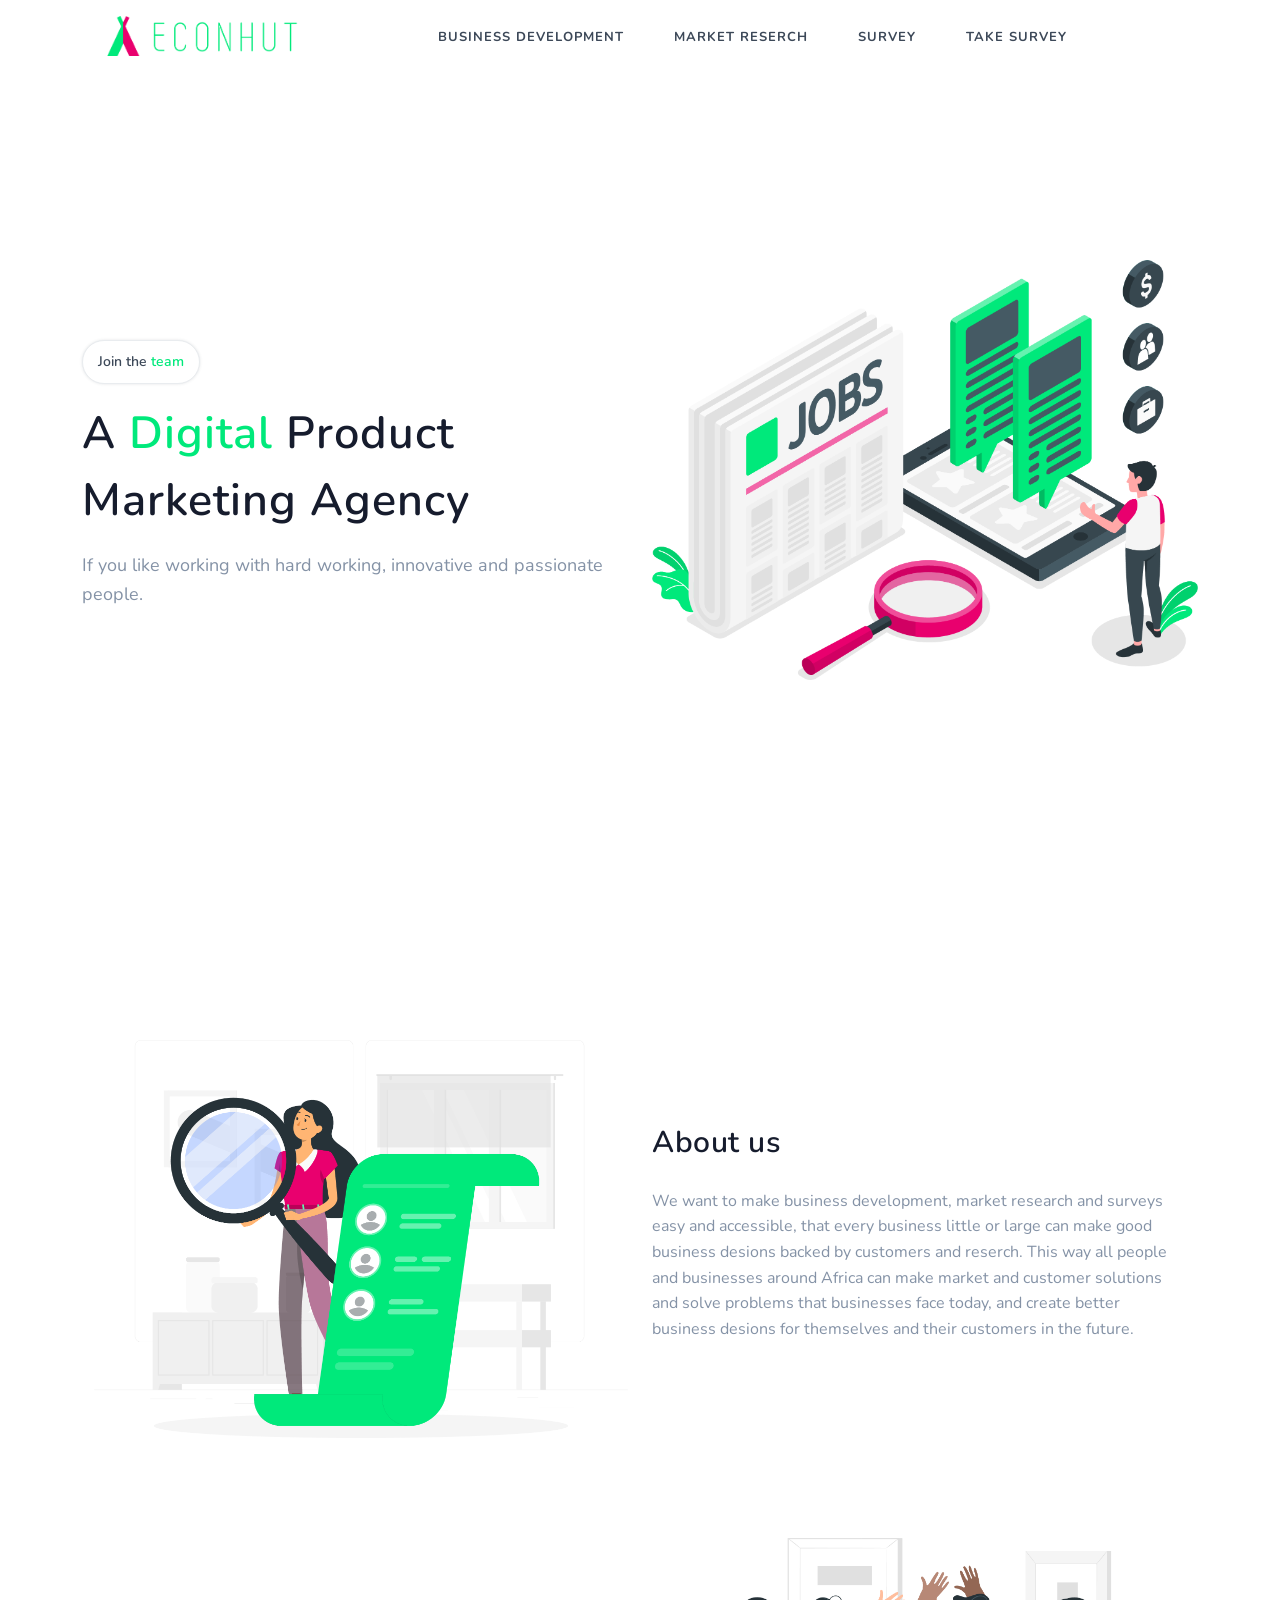
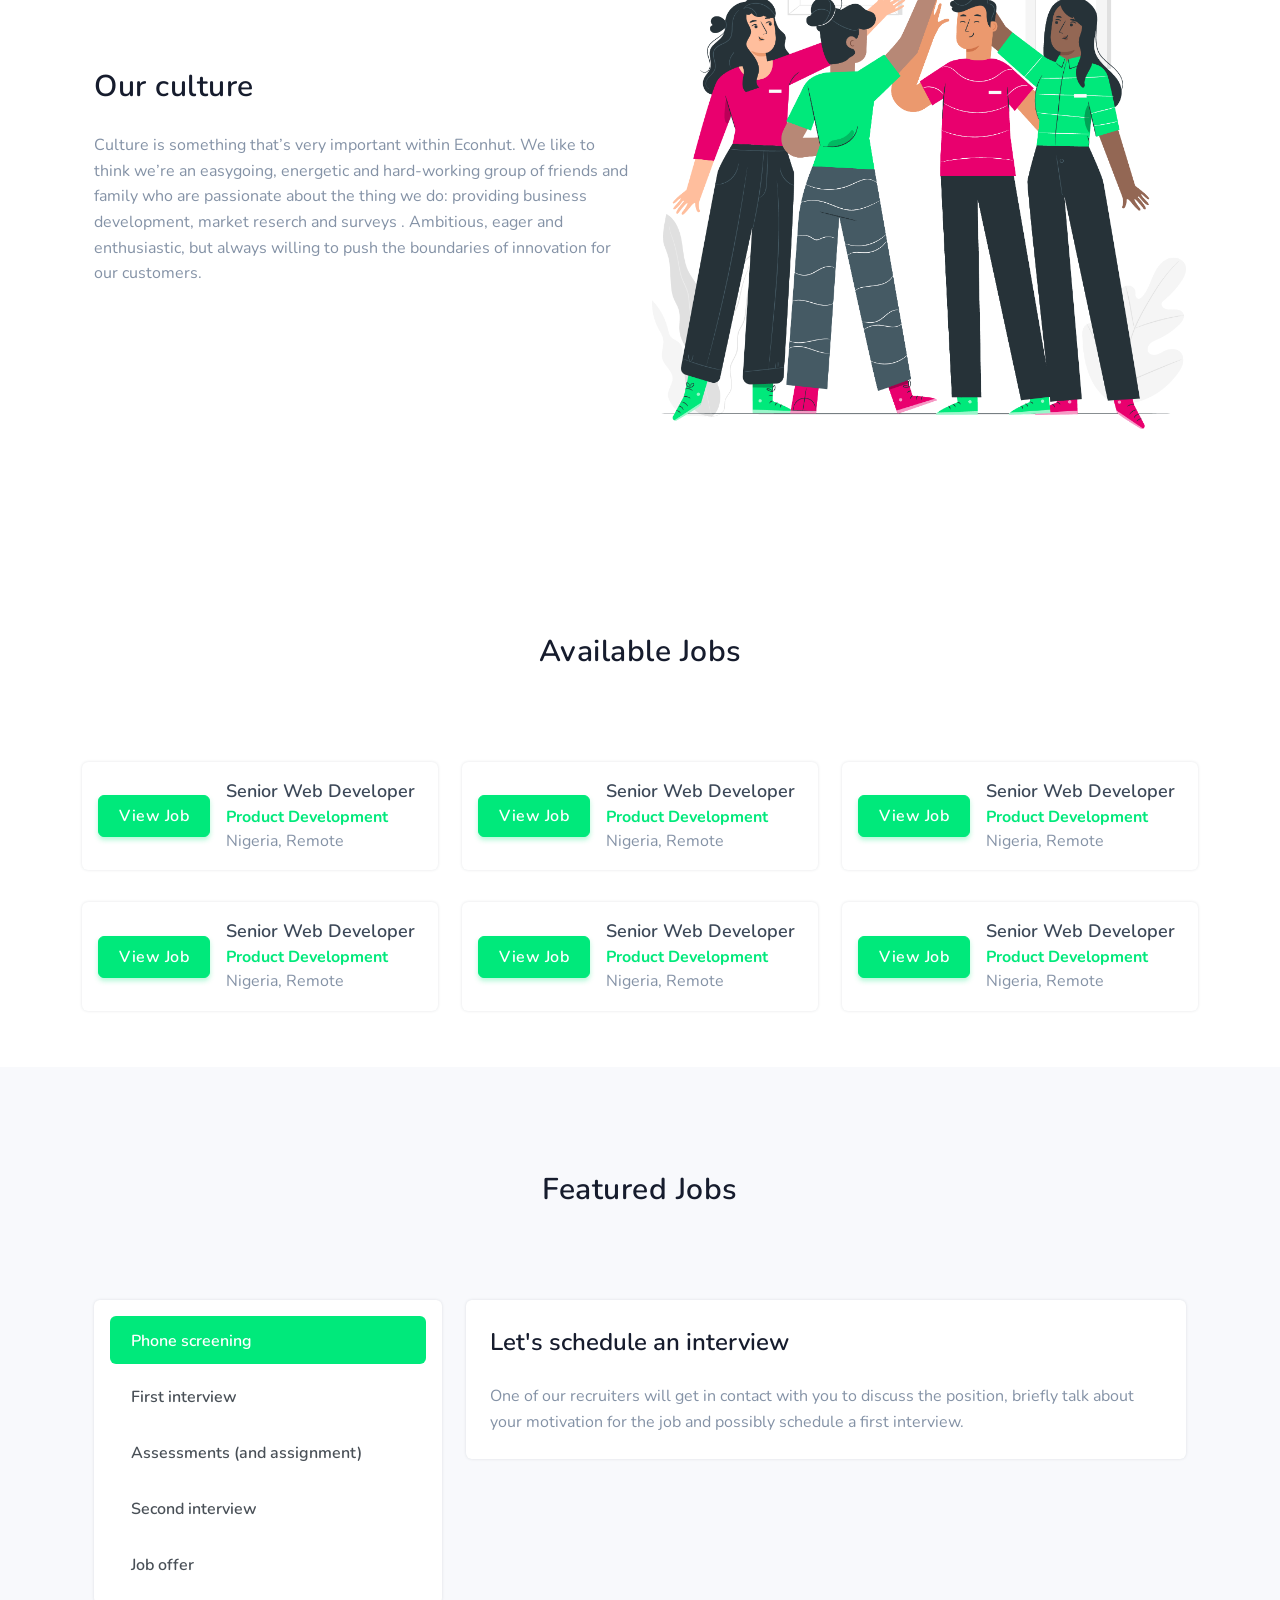
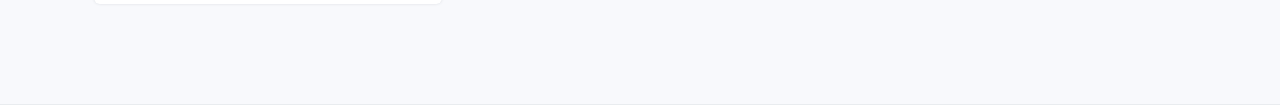
<file: careers.html>
<!DOCTYPE html>
<html lang="en">

<head>
    <meta charset="utf-8" />
    <title>Econhut is hiring!</title>
    <meta name="viewport" content="width=device-width, initial-scale=1.0">
    <meta name="description" content="Offering Business Development, Market Reserch, and Survey services in Africa" />
    <meta name="keywords" content="Business development, Market Reserch, Surveys" />
    <meta name="author" content="Econhut" />
    <meta name="email" content="hello@econhut.com" />
    <meta name="website" content="https://econhut.com" />
    <meta name="Version" content="v1.0" />
    <!-- favicon -->
    <link rel="shortcut icon" href="images\Images\favicon.ico">
    <!-- Bootstrap -->
    <link href="css/bootstrap.min.css" rel="stylesheet" type="text/css" />
    <!-- Icons -->
    <link href="css/materialdesignicons.min.css" rel="stylesheet" type="text/css" />
    <link rel="stylesheet" href="https://unicons.iconscout.com/release/v3.0.6/css/line.css">
    <!-- Slider -->
    <link rel="stylesheet" href="css/tiny-slider.css" />
    <!-- Main Css -->
    <link href="css/style.css" rel="stylesheet" type="text/css" id="theme-opt" />
    <link href="css/colors/default.css" rel="stylesheet" id="color-opt">

</head>

<body>
    <!-- Loader -->
    <div id="preloader">
        <div id="status">
            <div class="spinner">
                <div class="double-bounce1"></div>
                <div class="double-bounce2"></div>
            </div>
        </div>
    </div>
    <!-- Loader -->

    <!-- Navbar STart -->
    <header id="topnav" class="defaultscroll sticky">
        <div class="container">
            <!-- Logo container-->
            <a class="logo" href="index.html">
                <img src="images\Images\econhut logo light.png" height="40" class="logo-light-mode" alt="">
                <img src="images\Images\econhut logo light.png" height="40" class="logo-dark-mode" alt="">
            </a>
            <!--end button-->
            <!-- End Logo container-->
            <div class="menu-extras">
                <div class="menu-item">
                    <!-- Mobile menu toggle-->
                    <a class="navbar-toggle" id="isToggle" onclick="toggleMenu()">
                        <div class="lines">
                            <span></span>
                            <span></span>
                            <span></span>
                        </div>
                    </a>
                    <!-- End mobile menu toggle-->
                </div>
            </div>

            <div id="navigation">
                <!-- Navigation Menu-->
                <ul class="navigation-menu">
                    <li><a href="business-development.html" class="sub-menu-item">Business Development</a></li>

                    <li><a href="market-research.html" class="sub-menu-item">Market Reserch</a></li>

                    <li><a href="survey-client.html" class="sub-menu-item">Survey</a></li>

                    <li><a href="customer-survey.html" class="sub-menu-item">Take Survey</a></li>

                </ul>
                <!--end login button-->
            </div>
            <!--end navigation-->
        </div>
        <!--end container-->
    </header>
    <!--end header-->
    <!-- Navbar End -->

    <!-- Hero Start -->
    <section class="bg-half-260 d-table w-100">
        <div class="container">
            <div class="row align-items-center">
                <div class="col-lg-6 col-md-6">
                    <div class="title-heading mt-4">
                        <div class="alert alert-light alert-pills shadow" role="alert">
                            <span class="content"> Join the <span class="text-primary">team</span></span>
                        </div>
                        <h1 class="heading mb-3">A <span class="text-primary">Digital</span> Product <br> Marketing Agency</h1>
                        <p class="para-desc text-muted">If you like working with hard working, innovative and passionate people.</p>
                    </div>
                </div>
                <!--end col-->

                <div class="col-lg-6 col-md-6 mt-4 pt-2 mt-sm-0 pt-sm-0">
                    <img src="images\Images\jobs.png" class="img-fluid" alt="">
                </div>
                <!--end col-->
            </div>
            <!--end row-->
        </div>
        <!--end container-->
    </section>
    <!--end section-->
    <!-- Hero End -->

    <!-- Start -->
    <section class="section overflow-hidden">
        <div class="container">

            <div class="container mt-50 mt-30">
                <div class="row align-items-center">
                    <div class="col-md-6">
                        <img src="images\Images\job search.png" class="img-fluid" alt="">
                    </div>
                    <!--end col-->

                    <div class="col-md-6 mt-4 mt-sm-0 pt-2 pt-sm-0">
                        <div class="section-title">
                            <h4 class="title mb-4">About us</h4>
                            <p class="text-muted">We want to make business development, market research and surveys easy and accessible, that every business little or large can make good business desions backed by customers and reserch. This way all people and businesses around
                                Africa can make market and customer solutions and solve problems that businesses face today, and create better business desions for themselves and their customers in the future.</p>
                        </div>
                    </div>
                    <!--end col-->
                </div>
                <!--end row-->
            </div>
            <!--end container-->

            <div class="container mt-100 mt-60">
                <div class="row align-items-center">
                    <div class="col-lg-6 col-md-6 col-12 order-2 order-md-1 mt-4 mt-sm-0 pt-2 pt-sm-0">
                        <div class="section-title">
                            <h4 class="title mb-4">Our culture</h4>
                            <p class="text-muted">Culture is something that’s very important within Econhut. We like to think we’re an easygoing, energetic and hard-working group of friends and family who are passionate about the thing we do: providing business development,
                                market reserch and surveys . Ambitious, eager and enthusiastic, but always willing to push the boundaries of innovation for our customers.</p>
                        </div>
                    </div>
                    <!--end col-->

                    <div class="col-lg-6 col-md-6 col-12 order-1 order-md-2">
                        <img src="images\Images\team.png" class="img-fluid" alt="">
                    </div>
                    <!--end col-->
                </div>
                <!--end row-->
            </div>
            <!--end container-->
        </div>

    </section>
    <!--end section-->
    <!-- End -->

    <!-- Companies Start -->
    <div class="container mt-100 mt-60">
        <div class="row justify-content-center">
            <div class="col-12 text-center">
                <div class="section-title mb-4 pb-2">
                    <h4 class="title mb-4">Available Jobs</h4>
                </div>
            </div>
            <!--end col-->
        </div>
        <!--end row-->

        <div class="row">
            <div class="col-lg-4 col-md-6 col-12 mt-4 pt-2">
                <a href="page-job-detail.html">
                    <div class="d-flex key-feature align-items-center p-3 rounded shadow">
                        <a href="page-jobs.html" class="btn btn-primary">View Job </a>
                        <div class="flex-1 ms-3">
                            <h4 class="title mb-0 text-dark">Senior Web Developer</h4>
                            <h6 class="text mb-0"><span class="text-primary fw-bold">Product Development</span></h6>
                            <p class="text-muted mb-0">Nigeria, Remote</p>
                        </div>
                    </div>
                </a>
            </div>
            <!--end col-->

            <div class="col-lg-4 col-md-6 col-12 mt-4 pt-2">
                <a href="page-job-detail.html">
                    <div class="d-flex key-feature align-items-center p-3 rounded shadow">
                        <a href="page-jobs.html" class="btn btn-primary">View Job </a>
                        <div class="flex-1 ms-3">
                            <h4 class="title mb-0 text-dark">Senior Web Developer</h4>
                            <h6 class="text mb-0"><span class="text-primary fw-bold">Product Development</span></h6>
                            <p class="text-muted mb-0">Nigeria, Remote</p>
                        </div>
                    </div>
                </a>
            </div>
            <!--end col-->

            <div class="col-lg-4 col-md-6 col-12 mt-4 pt-2">
                <a href="page-job-detail.html">
                    <div class="d-flex key-feature align-items-center p-3 rounded shadow">
                        <a href="page-jobs.html" class="btn btn-primary">View Job </a>
                        <div class="flex-1 ms-3">
                            <h4 class="title mb-0 text-dark">Senior Web Developer</h4>
                            <h6 class="text mb-0"><span class="text-primary fw-bold">Product Development</span></h6>
                            <p class="text-muted mb-0">Nigeria, Remote</p>
                        </div>
                    </div>
                </a>
            </div>
            <!--end col-->

            <div class="col-lg-4 col-md-6 col-12 mt-4 pt-2">
                <a href="page-job-detail.html">
                    <div class="d-flex key-feature align-items-center p-3 rounded shadow">
                        <a href="page-jobs.html" class="btn btn-primary">View Job </a>
                        <div class="flex-1 ms-3">
                            <h4 class="title mb-0 text-dark">Senior Web Developer</h4>
                            <h6 class="text mb-0"><span class="text-primary fw-bold">Product Development</span></h6>
                            <p class="text-muted mb-0">Nigeria, Remote</p>
                        </div>
                    </div>
                </a>
            </div>
            <!--end col-->

            <div class="col-lg-4 col-md-6 col-12 mt-4 pt-2">
                <a href="page-job-detail.html">
                    <div class="d-flex key-feature align-items-center p-3 rounded shadow">
                        <a href="page-jobs.html" class="btn btn-primary">View Job </a>
                        <div class="flex-1 ms-3">
                            <h4 class="title mb-0 text-dark">Senior Web Developer</h4>
                            <h6 class="text mb-0"><span class="text-primary fw-bold">Product Development</span></h6>
                            <p class="text-muted mb-0">Nigeria, Remote</p>
                        </div>
                    </div>
                </a>
            </div>
            <!--end col-->

            <div class="col-lg-4 col-md-6 col-12 mt-4 pt-2">
                <a href="page-job-detail.html">
                    <div class="d-flex key-feature align-items-center p-3 rounded shadow">
                        <a href="page-jobs.html" class="btn btn-primary">View Job </a>
                        <div class="flex-1 ms-3">
                            <h4 class="title mb-0 text-dark">Senior Web Developer</h4>
                            <h6 class="text mb-0"><span class="text-primary fw-bold">Product Development</span></h6>
                            <p class="text-muted mb-0">Nigeria, Remote</p>
                        </div>
                    </div>
                </a>
            </div>
            <!--end col-->



            <div class="col-20 text-center mt-5 pt-2">

            </div>
        </div>
        <!--end row-->
    </div>
    <!--end container-->
    <!-- Companies End -->


    <section class="section border-bottom bg-light">

        <div class="row justify-content-center">
            <div class="col-12 text-center">
                <div class="section-title mb-4 pb-2">
                    <h4 class="title mb-4">Featured Jobs</h4>
                </div>
            </div>
            <!--end col-->
        </div>

        <div class="container">
            <div class="container mt-80 mt-30">
                <div class="row">
                    <div class="col-md-4 mt-4 pt-2">
                        <ul class="nav nav-pills nav-justified flex-column bg-white rounded shadow p-3 mb-0 sticky-bar" id="pills-tab" role="tablist">
                            <li class="nav-item">
                                <a class="nav-link rounded active" id="proposal" data-bs-toggle="pill" href="#developing" role="tab" aria-controls="developing" aria-selected="false">
                                    <div class="text-start d-flex align-items-center justify-content-between py-1 px-2">
                                        <h6 class="mb-0"><i class="uil uil-postcard me-2 h5"></i> Phone screening</h6>
                                        <i class="uil uil-angle-right-b"></i>
                                    </div>
                                </a>
                                <!--end nav link-->
                            </li>
                            <!--end nav item-->



                            <li class="nav-item mt-2">
                                <a class="nav-link rounded" id="contract" data-bs-toggle="pill" href="#data-analise" role="tab" aria-controls="data-analise" aria-selected="false">
                                    <div class="text-start d-flex align-items-center justify-content-between py-1 px-2">
                                        <h6 class="mb-0"><i class="uil uil-notes me-2 h5"></i> First interview</h6>
                                        <i class="uil uil-angle-right-b"></i>
                                    </div>
                                </a>
                                <!--end nav link-->
                            </li>
                            <!--end nav item-->

                            <li class="nav-item mt-2">
                                <a class="nav-link rounded" id="crm" data-bs-toggle="pill" href="#security" role="tab" aria-controls="security" aria-selected="false">
                                    <div class="text-start d-flex align-items-center justify-content-between py-1 px-2">
                                        <h6 class="mb-0"><i class="uil uil-folder-check me-2 h5"></i> Assessments (and assignment)</h6>
                                        <i class="uil uil-angle-right-b"></i>
                                    </div>
                                </a>
                                <!--end nav link-->
                            </li>
                            <!--end nav item-->

                            <li class="nav-item mt-2">
                                <a class="nav-link rounded" id="timetracking" data-bs-toggle="pill" href="#time-track" role="tab" aria-controls="time-track" aria-selected="false">
                                    <div class="text-start d-flex align-items-center justify-content-between py-1 px-2">
                                        <h6 class="mb-0"><i class="uil uil-clock me-2 h5"></i> Second interview</h6>
                                        <i class="uil uil-angle-right-b"></i>
                                    </div>
                                </a>
                                <!--end nav link-->
                            </li>
                            <!--end nav item-->

                            <li class="nav-item mt-2">
                                <a class="nav-link rounded" id="invoice" data-bs-toggle="pill" href="#invoices" role="tab" aria-controls="invoices" aria-selected="false">
                                    <div class="text-start d-flex align-items-center justify-content-between py-1 px-2">
                                        <h6 class="mb-0"><i class="uil uil-invoice me-2 h5"></i> Job offer</h6>
                                        <i class="uil uil-angle-right-b"></i>
                                    </div>
                                </a>
                                <!--end nav link-->
                            </li>
                            <!--end nav item-->
                        </ul>
                        <!--end nav pills-->
                    </div>
                    <!--end col-->

                    <div class="col-md-8 col-12 mt-4 pt-2">
                        <div class="tab-content" id="pills-tabContent">
                            <div class="tab-pane fade bg-white show active p-4 rounded shadow" id="developing" role="tabpanel" aria-labelledby="proposal">
                                <h4 class="mb-4">Let's schedule an interview</h4>
                                <p class="text-muted mb-0">One of our recruiters will get in contact with you to discuss the position, briefly talk about your motivation for the job and possibly schedule a first interview.</p>
                            </div>
                            <!--end teb pane-->

                            <div class="tab-pane fade bg-white p-4 rounded shadow" id="data-analise" role="tabpanel" aria-labelledby="contract">
                                <h4 class="mb-4">Let's get to know each other</h4>
                                <p class="text-muted mb-0">In the first interview you will meet the Hiring Manager, Scrum Master or a Team Member. Together with the Recruiter you will do a deep dive into your working experience. This interview also gives you the possibility to
                                    get an image of the vacant position.</p>
                            </div>
                            <!--end teb pane-->

                            <div class="tab-pane fade bg-white p-4 rounded shadow" id="security" role="tabpanel" aria-labelledby="crm">
                                <h4 class="mb-4">Let's see what you can do</h4>
                                <p class="text-muted mb-0">When invited for the second interview we send out two assessments; a personality questionnaire and a capacity test. You can make these from the comfort of you home and they will take about 50 minutes. When needed the Recruiter
                                    might also send you a position specific assignment.</p>
                            </div>
                            <!--end teb pane-->

                            <div class="tab-pane fade bg-white p-4 rounded shadow" id="time-track" role="tabpanel" aria-labelledby="timetracking">
                                <h4 class="mb-4">Review and assessment</h4>
                                <p class="text-muted mb-0">The Recruiter will again include the Hiring Manager, Scrum Master or a Team Member in this interview. When somebody new is included we will do a brief introduction round and in the end of the interview we will discuss the
                                    outcome of the assessments and assignment.</p>
                            </div>
                            <!--end teb pane-->

                            <div class="tab-pane fade bg-white p-4 rounded shadow" id="invoices" role="tabpanel" aria-labelledby="invoice">
                                <h4 class="mb-4">Offer</h4>
                                <p class="text-muted mb-0">The Recruiter will send the job offer to you by mail and will give you a call afterward to walk you through. When you accept the offer our HR department will make sure you receive the contract via mail which you can sign
                                    online.
                                </p>
                            </div>
                            <!--end teb pane-->
                        </div>
                        <!--end tab content-->
                    </div>
                    <!--end col-->
                </div>
                <!--end row-->
            </div>
            <!--end container-->
        </div>
        <!--end row-->
        </div>
        <!--end container-->
    </section>


    <!-- Back to top -->
    <a href="#" onclick="topFunction()" id="back-to-top" class="btn btn-icon btn-primary back-to-top"><i data-feather="arrow-up" class="icons"></i></a>
    <!-- Back to top -->



    <!-- javascript -->
    <script src="js/bootstrap.bundle.min.js"></script>
    <!-- SLIDER -->
    <script src="js/tiny-slider.js "></script>

    <!-- Icons -->
    <script src="js/feather.min.js"></script>
    <!-- Main Js -->
    <script src="js/plugins.init.js"></script>
    <!--Note: All init js like tiny slider, counter, countdown, maintenance, lightbox, gallery, swiper slider, aos animation etc.-->
    <script src="js/app.js"></script>
    <!--Note: All important javascript like page loader, menu, sticky menu, menu-toggler, one page menu etc. -->
</body>

</html>
</file>
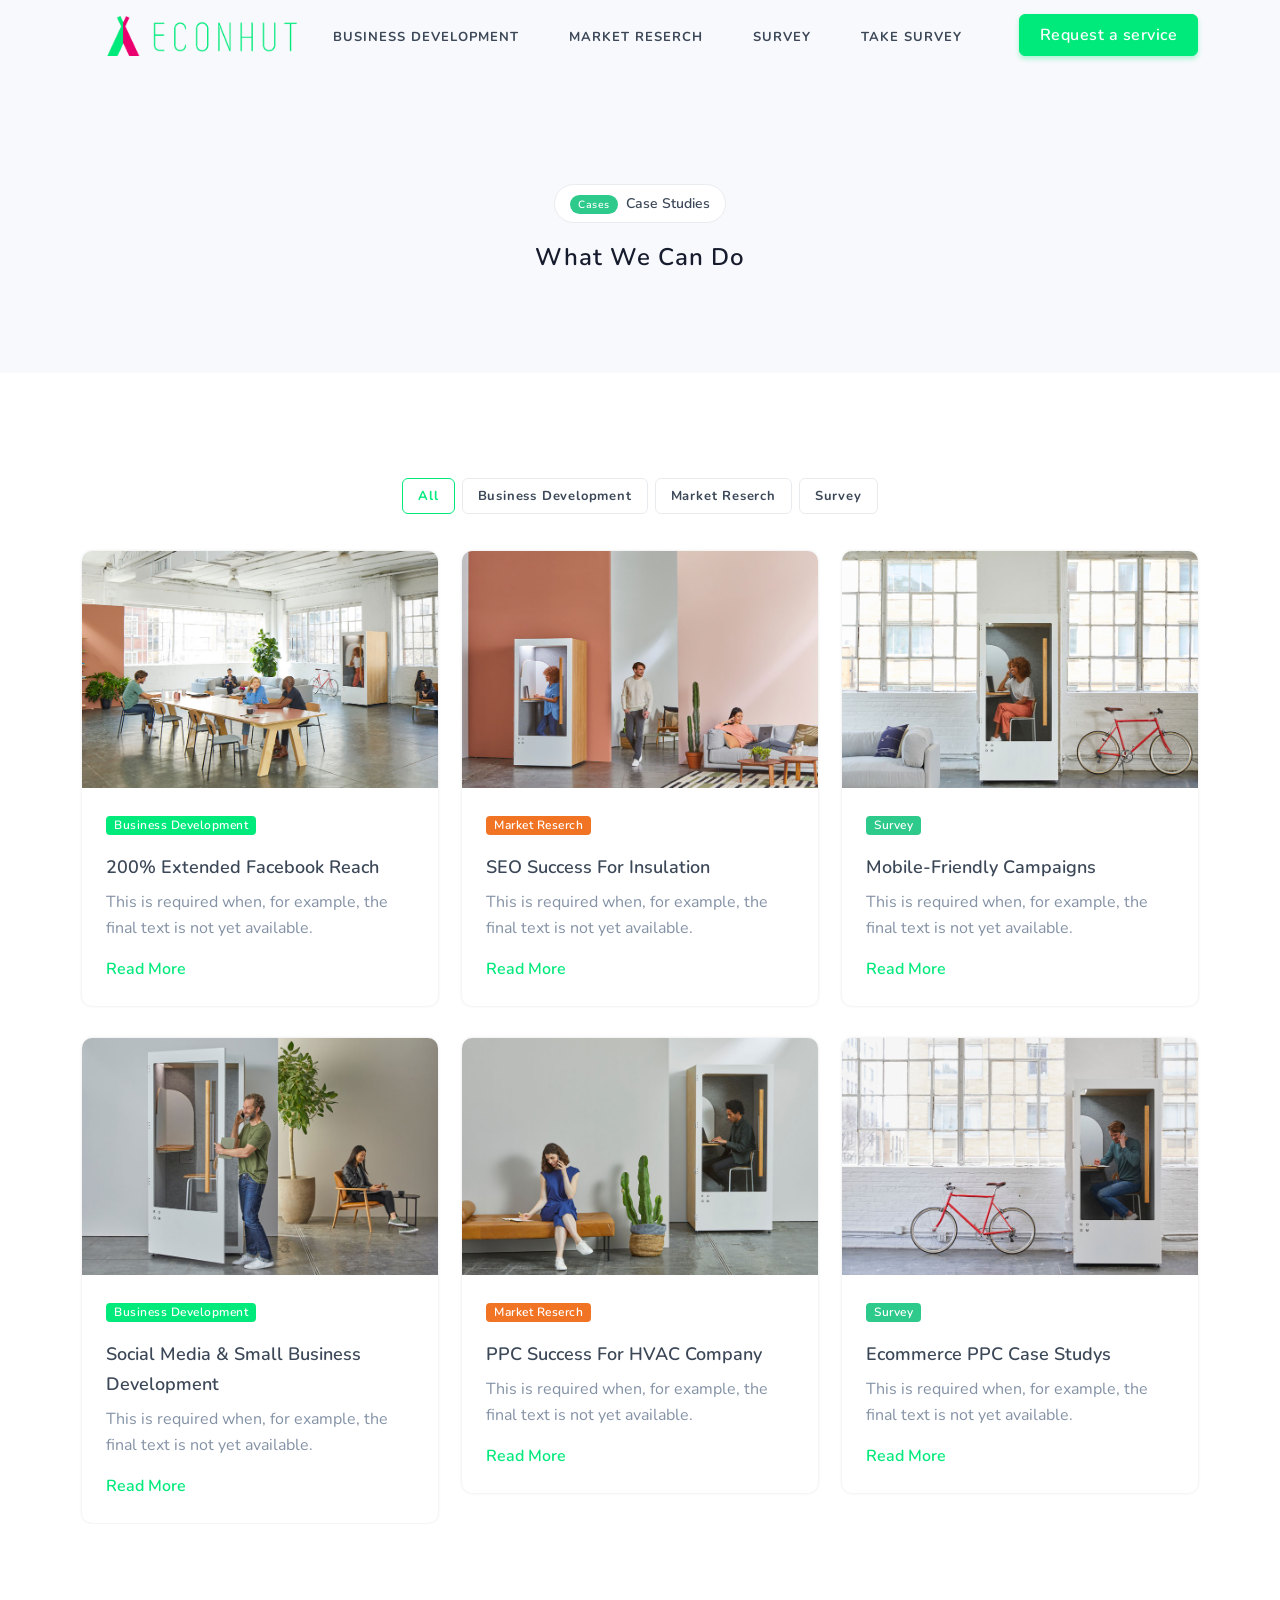
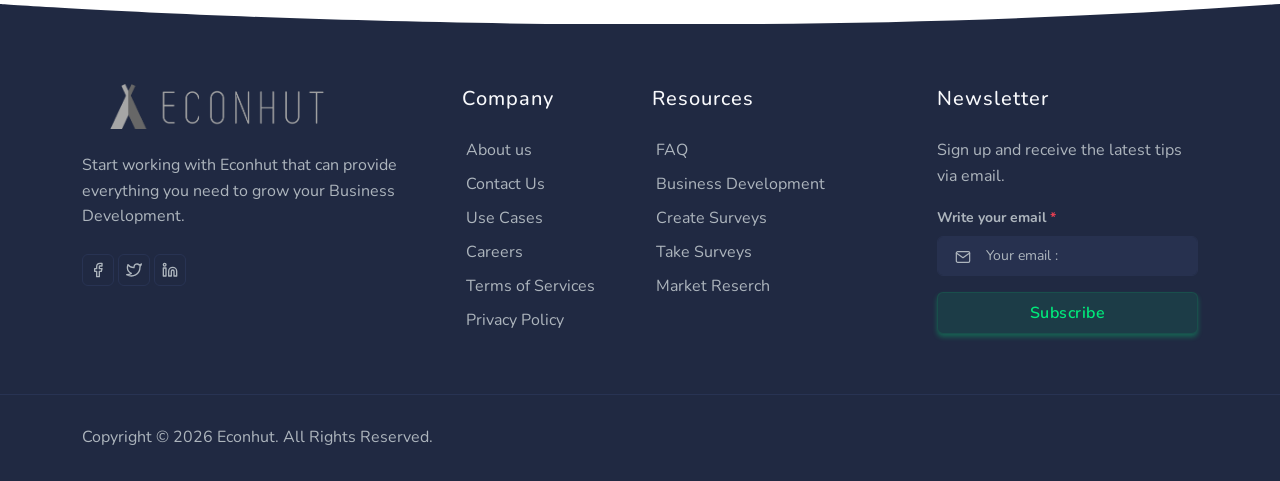
<file: cases.html>
<!DOCTYPE html>
<html lang="en">

<head>
    <meta charset="utf-8" />
    <title>Econhut - Business Development Development, Market Reserch, Surveys</title>
    <meta name="viewport" content="width=device-width, initial-scale=1.0">
    <meta name="description" content="Offering Business Development Development, Market Reserch, and Survey services in Africa" />
    <meta name="keywords" content="Business Development development, Market Reserch, Surveys" />
    <meta name="author" content="Econhut" />
    <meta name="email" content="hello@econhut.com" />
    <meta name="website" content="https://econhut.com" />
    <meta name="Version" content="v1.0" />
    <!-- favicon -->
    <link rel="shortcut icon" href="images\Images\favicon.ico">
    <!-- Bootstrap -->
    <link href="css/bootstrap.min.css" rel="stylesheet" type="text/css" />
    <!-- Icons -->
    <link href="css/materialdesignicons.min.css" rel="stylesheet" type="text/css" />
    <link rel="stylesheet" href="https://unicons.iconscout.com/release/v3.0.6/css/line.css">
    <!-- Slider -->
    <link rel="stylesheet" href="css/tiny-slider.css" />
    <!-- Main Css -->
    <link href="css/style.css" rel="stylesheet" type="text/css" id="theme-opt" />
    <link href="css/colors/default.css" rel="stylesheet" id="color-opt">

</head>

<body>
    <!-- Loader -->
    <div id="preloader">
        <div id="status">
            <div class="spinner">
                <div class="double-bounce1"></div>
                <div class="double-bounce2"></div>
            </div>
        </div>
    </div>
    <!-- Loader -->

    <!-- Navbar STart -->
    <header id="topnav" class="defaultscroll sticky">
        <div class="container">
            <!-- Logo container-->
            <a class="logo" href="index.html">
                <img src="images\Images\econhut logo light.png" height="40" class="logo-light-mode" alt="">
                <img src="images\Images\econhut logo light.png" height="40" class="logo-dark-mode" alt="">
            </a>
            <div class="buy-button">
                <a href="index.html" data-bs-toggle="modal" data-bs-target="#ContactForm" class="btn btn-primary">Request a service</a>
                </a>
            </div>
            <!--end button-->
            <!-- End Logo container-->
            <div class="menu-extras">
                <div class="menu-item">
                    <!-- Mobile menu toggle-->
                    <a class="navbar-toggle" id="isToggle" onclick="toggleMenu()">
                        <div class="lines">
                            <span></span>
                            <span></span>
                            <span></span>
                        </div>
                    </a>
                    <!-- End mobile menu toggle-->
                </div>
            </div>

            <div id="navigation">
                <!-- Navigation Menu-->
                <ul class="navigation-menu">
                    <li><a href="Business-development.html" class="sub-menu-item">Business Development</a></li>

                    <li><a href="market-research.html" class="sub-menu-item">Market Reserch</a></li>

                    <li><a href="survey-client.html" class="sub-menu-item">Survey</a></li>

                    <li><a href="customer-survey.html" class="sub-menu-item">Take Survey</a></li>

                </ul>
                <!--end navigation menu-->
                <div class="buy-menu-btn d-none">
                    <a href="index.html" data-bs-toggle="modal" data-bs-target="#ContactForm" class="btn btn-primary">Request a service</a>
                </div>
                <!--end login button-->
            </div>
            <!--end navigation-->
        </div>
        <!--end container-->
    </header>
    <!--end header-->
    <!-- Navbar End -->

    <!-- Hero Start -->
    <section class="bg-half bg-light d-table w-100">
        <div class="container">
            <div class="row justify-content-center">
                <div class="col-lg-12 text-center">
                    <div class="page-next-level">
                        <div class="alert alert-light alert-pills" role="alert" data-aos="fade-up" data-aos-duration="1000">
                            <span class="badge rounded-pill bg-success me-1">Cases</span>
                            <span class="content"> Case Studies</span>
                        </div>
                        <h4 class="title"> What We Can Do</h4>

                    </div>
                </div>
                <!--end col-->
            </div>
            <!--end row-->
        </div>
        <!--end container-->
    </section>
    <!--end section-->
    <!-- Hero End -->


    <section class="section">
        <div class="container">
            <div class="row justify-content-center">
                <div class="col-12 filters-group-wrap">
                    <div class="filters-group">
                        <ul class="container-filter list-inline mb-0 filter-options text-center">
                            <li class="list-inline-item categories-name border text-dark rounded active" data-group="all">All</li>
                            <li class="list-inline-item categories-name border text-dark rounded" data-group="business-development">Business Development</li>
                            <li class="list-inline-item categories-name border text-dark rounded" data-group="market-reserch">Market Reserch</li>
                            <li class="list-inline-item categories-name border text-dark rounded" data-group="survey">Survey</li>
                        </ul>
                    </div>
                </div>
                <!--end col-->
            </div>
            <!--end row-->

            <div id="grid" class="row">
                <div class="col-lg-4 col-md-6 col-12 mt-4 pt-2 picture-item" data-groups='["business-development"]'>
                    <div class="card blog border-0 work-container work-classic shadow rounded-md overflow-hidden">
                        <img src="images/work/1.jpg" class="img-fluid work-image" alt="">
                        <div class="card-body">
                            <div class="content">
                                <a href="javascript:void(0)" class="badge badge-link bg-primary">Business Development</a>
                                <h5 class="mt-3"><a href="page-case-detail.html" class="text-dark title">200% Extended Facebook Reach</a></h5>
                                <p class="text-muted">This is required when, for example, the final text is not yet available.</p>
                                <a href="javascript:void(0)" class="text-primary h6">Read More <i class="uil uil-angle-right-b align-middle"></i></a>
                            </div>
                        </div>
                    </div>
                </div>
                <!--end col-->

                <div class="col-lg-4 col-md-6 col-12 mt-4 pt-2 picture-item" data-groups='["market-reserch"]'>
                    <div class="card blog border-0 work-container work-classic shadow rounded-md overflow-hidden">
                        <img src="images/work/2.jpg" class="img-fluid work-image" alt="">
                        <div class="card-body">
                            <div class="content">
                                <a href="javascript:void(0)" class="badge badge-link bg-warning">Market Reserch</a>
                                <h5 class="mt-3"><a href="page-case-detail.html" class="text-dark title">SEO Success For Insulation</a></h5>
                                <p class="text-muted">This is required when, for example, the final text is not yet available.</p>
                                <a href="javascript:void(0)" class="text-primary h6">Read More <i class="uil uil-angle-right-b align-middle"></i></a>
                            </div>
                        </div>
                    </div>
                </div>
                <!--end col-->

                <div class="col-lg-4 col-md-6 col-12 mt-4 pt-2 picture-item" data-groups='["survey"]'>
                    <div class="card blog border-0 work-container work-classic shadow rounded-md overflow-hidden">
                        <img src="images/work/3.jpg" class="img-fluid work-image" alt="">
                        <div class="card-body">
                            <div class="content">
                                <a href="javascript:void(0)" class="badge badge-link bg-success">Survey</a>
                                <h5 class="mt-3"><a href="page-case-detail.html" class="text-dark title">Mobile-Friendly Campaigns</a></h5>
                                <p class="text-muted">This is required when, for example, the final text is not yet available.</p>
                                <a href="javascript:void(0)" class="text-primary h6">Read More <i class="uil uil-angle-right-b align-middle"></i></a>
                            </div>
                        </div>
                    </div>
                </div>
                <!--end col-->


                <div class="col-lg-4 col-md-6 col-12 mt-4 pt-2 picture-item" data-groups='["business-development"]'>
                    <div class="card blog border-0 work-container work-classic shadow rounded-md overflow-hidden">
                        <img src="images/work/5.jpg" class="img-fluid work-image" alt="">
                        <div class="card-body">
                            <div class="content">
                                <a href="javascript:void(0)" class="badge badge-link bg-primary">Business Development</a>
                                <h5 class="mt-3"><a href="page-case-detail.html" class="text-dark title">Social Media & Small Business Development</a></h5>
                                <p class="text-muted">This is required when, for example, the final text is not yet available.</p>
                                <a href="javascript:void(0)" class="text-primary h6">Read More <i class="uil uil-angle-right-b align-middle"></i></a>
                            </div>
                        </div>
                    </div>
                </div>
                <!--end col-->

                <div class="col-lg-4 col-md-6 col-12 mt-4 pt-2 picture-item" data-groups='["market-reserch"]'>
                    <div class="card blog border-0 work-container work-classic shadow rounded-md overflow-hidden">
                        <img src="images/work/6.jpg" class="img-fluid work-image" alt="">
                        <div class="card-body">
                            <div class="content">
                                <a href="javascript:void(0)" class="badge badge-link bg-warning">Market Reserch</a>
                                <h5 class="mt-3"><a href="page-case-detail.html" class="text-dark title">PPC Success For HVAC Company</a></h5>
                                <p class="text-muted">This is required when, for example, the final text is not yet available.</p>
                                <a href="javascript:void(0)" class="text-primary h6">Read More <i class="uil uil-angle-right-b align-middle"></i></a>
                            </div>
                        </div>
                    </div>
                </div>
                <!--end col-->

                <div class="col-lg-4 col-md-6 col-12 mt-4 pt-2 picture-item" data-groups='["survey"]'>
                    <div class="card blog border-0 work-container work-classic shadow rounded-md overflow-hidden">
                        <img src="images/work/7.jpg" class="img-fluid work-image" alt="">
                        <div class="card-body">
                            <div class="content">
                                <a href="javascript:void(0)" class="badge badge-link bg-success">Survey</a>
                                <h5 class="mt-3"><a href="page-case-detail.html" class="text-dark title">Ecommerce PPC Case Studys</a></h5>
                                <p class="text-muted">This is required when, for example, the final text is not yet available.</p>
                                <a href="javascript:void(0)" class="text-primary h6">Read More <i class="uil uil-angle-right-b align-middle"></i></a>
                            </div>
                        </div>
                    </div>
                </div>
                <!--end col-->
            </div>
            <!--end row-->
        </div>
        <!--end container-->
    </section>
    <!--end section-->


    <!-- Shape Start -->
    <div class="position-relative">
        <div class="shape overflow-hidden text-footer">
            <svg viewBox="0 0 2880 48" fill="none" xmlns="http://www.w3.org/2000/svg">
                    <path d="M0 48H1437.5H2880V0H2160C1442.5 52 720 0 720 0H0V48Z" fill="currentColor"></path>
                </svg>
        </div>
    </div>
    <!--Shape End-->

    <!-- Modals Start-->

    <div class="modal fade" id="ContactForm" tabindex="-1" role="dialog" aria-labelledby="exampleModalCenterTitle" aria-hidden="true">
        <div class="modal-dialog modal-dialog-centered" role="document">
            <div class="modal-content rounded shadow border-0">
                <div class="modal-header">
                    <h5 class="modal-title" id="exampleModalCenterTitle">Contact Us</h5>
                    <button type="button" class="btn-close" data-bs-dismiss="modal" aria-label="Close"></button>
                </div>
                <div class="modal-body">
                    <div class="container">
                        <div class="row">
                            <div class="">
                                <div class="card shadow rounded border-0">
                                    <div class="card-body py-5">
                                        <h4 class="card-title">Get In Touch !</h4>
                                        <div class="custom-form mt-3">
                                            <form method="post" name="myForm" onsubmit="return validateForm()">
                                                <p id="error-msg" class="mb-0"></p>
                                                <div id="simple-msg"></div>
                                                <div class="row">
                                                    <div class="col-md-6">
                                                        <div class="mb-3">
                                                            <label class="form-label">Your Name <span class="text-danger">*</span></label>
                                                            <div class="form-icon position-relative">
                                                                <i data-feather="user" class="fea icon-sm icons"></i>
                                                                <input name="name" id="name" type="text" class="form-control ps-5" placeholder="Name :">
                                                            </div>
                                                        </div>
                                                    </div>

                                                    <div class="col-md-6">
                                                        <div class="mb-3">
                                                            <label class="form-label">Your Email <span class="text-danger">*</span></label>
                                                            <div class="form-icon position-relative">
                                                                <i data-feather="mail" class="fea icon-sm icons"></i>
                                                                <input name="email" id="email" type="email" class="form-control ps-5" placeholder="Email :">
                                                            </div>
                                                        </div>
                                                    </div>
                                                    <!--end col-->

                                                    <div class="col-md-12">
                                                        <div class="mb-3">
                                                            <label class="form-label">Reasons / Categories :</label>
                                                            <select class="form-control custom-select" id="Sortbylist-Shop">
                                                                    <option>Categories</option>
                                                                    <option>General Question</option>
                                                                    <option>Bugs</option>
                                                                    <option>Remote</option>
                                                                </select>
                                                        </div>
                                                    </div>
                                                    <!--end col-->
                                                    <div class="col-12">
                                                        <div class="mb-3">
                                                            <label class="form-label">Subject</label>
                                                            <div class="form-icon position-relative">
                                                                <i data-feather="book" class="fea icon-sm icons"></i>
                                                                <input name="subject" id="subject" class="form-control ps-5" placeholder="subject :">
                                                            </div>
                                                        </div>
                                                    </div>
                                                    <!--end col-->

                                                    <div class="col-12">
                                                        <div class="mb-3">
                                                            <label class="form-label">Comments <span class="text-danger">*</span></label>
                                                            <div class="form-icon position-relative">
                                                                <i data-feather="message-circle" class="fea icon-sm icons clearfix"></i>
                                                                <textarea name="comments" id="comments" rows="4" class="form-control ps-5" placeholder="Message :"></textarea>
                                                            </div>
                                                        </div>
                                                    </div>
                                                </div>
                                                <div class="row">
                                                    <div class="col-12">
                                                        <div class="d-grid">
                                                            <button type="submit" id="submit" name="send" class="btn btn-primary">Send Message</button>
                                                        </div>
                                                    </div>
                                                    <!--end col-->
                                                </div>
                                                <!--end row-->
                                            </form>
                                        </div>
                                        <!--end custom-form-->
                                    </div>
                                </div>
                            </div>
                            <!--end col-->
                        </div>
                        <!--end row-->
                    </div>
                    <!--end container-->

                </div>
            </div>
        </div>
    </div>


    <!-- Modals End-->




    <!-- Footer Start -->
    <footer class="footer">
        <div class="container">
            <div class="row">
                <div class="col-lg-4 col-12 mb-0 mb-md-4 pb-0 pb-md-2">
                    <a href="#" class="logo-footer">
                        <img src="images\Images\econhut logo dark.png" height="45" alt="">
                    </a>
                    <p class="mt-4">Start working with Econhut that can provide everything you need to grow your Business Development.</p>
                    <ul class="list-unstyled social-icon foot-social-icon mb-0 mt-4">
                        <li class="list-inline-item"><a href="javascript:void(0)" class="rounded"><i data-feather="facebook" class="fea icon-sm fea-social"></i></a></li>
                        <li class="list-inline-item"><a href="https://twitter.com/econhut" class="rounded"><i data-feather="twitter" class="fea icon-sm fea-social"></i></a></li>
                        <li class="list-inline-item"><a href="javascript:void(0)" class="rounded"><i data-feather="linkedin" class="fea icon-sm fea-social"></i></a></li>
                    </ul>
                    <!--end icon-->
                </div>
                <!--end col-->

                <div class="col-lg-2 col-md-4 col-12 mt-4 mt-sm-0 pt-2 pt-sm-0">
                    <h5 class="text-light footer-head">Company</h5>
                    <ul class="list-unstyled footer-list mt-4">
                        <li><a href="about-us.html" class="text-foot"><i class="uil uil-angle-right-b me-1"></i> About us</a></li>
                        <li><a href="contact-us.html" class="text-foot"><i class="uil uil-angle-right-b me-1"></i> Contact Us</a></li>
                        <li><a href="cases.html" class="text-foot"><i class="uil uil-angle-right-b me-1"></i> Use Cases</a></li>
                        <li><a href="careers.html" class="text-foot"><i class="uil uil-angle-right-b me-1"></i> Careers</a></li>
                        <li><a href="termsandconditions.html" class="text-foot"><i class="uil uil-angle-right-b me-1"></i> Terms of Services</a></li>
                        <li><a href="privacypolicy.html" class="text-foot"><i class="uil uil-angle-right-b me-1"></i> Privacy Policy</a></li>
                    </ul>
                </div>
                <!--end col-->

                <div class="col-lg-3 col-md-4 col-12 mt-4 mt-sm-0 pt-2 pt-sm-0">
                    <h5 class="text-light footer-head">Resources</h5>
                    <ul class="list-unstyled footer-list mt-4">
                        <li><a href="faqs.html" class="text-foot"><i class="uil uil-angle-right-b me-1"></i> FAQ</a></li>
                        <li><a href="Business Development-development.html" class="text-foot"><i class="uil uil-angle-right-b me-1"></i> Business Development</a></li>
                        <li><a href="survey-client.html" class="text-foot"><i class="uil uil-angle-right-b me-1"></i> Create Surveys</a></li>
                        <li><a href="customer-survey.html" class="text-foot"><i class="uil uil-angle-right-b me-1"></i> Take Surveys</a></li>
                        <li><a href="market-research.html" class="text-foot"><i class="uil uil-angle-right-b me-1"></i> Market Reserch</a></li>
                    </ul>
                </div>
                <!--end col-->

                <div class="col-lg-3 col-md-4 col-12 mt-4 mt-sm-0 pt-2 pt-sm-0">
                    <h5 class="text-light footer-head">Newsletter</h5>
                    <p class="mt-4">Sign up and receive the latest tips via email.</p>
                    <form>
                        <div class="row">
                            <div class="col-lg-12">
                                <div class="foot-subscribe mb-3">
                                    <label class="form-label">Write your email <span class="text-danger">*</span></label>
                                    <div class="form-icon position-relative">
                                        <i data-feather="mail" class="fea icon-sm icons"></i>
                                        <input type="email" name="email" id="emailsubscribe" class="form-control ps-5 rounded" placeholder="Your email : " required>
                                    </div>
                                </div>
                            </div>
                            <div class="col-lg-12">
                                <div class="d-grid">
                                    <input type="submit" id="submitsubscribe" name="send" class="btn btn-soft-primary" value="Subscribe">
                                </div>
                            </div>
                        </div>
                    </form>
                </div>
                <!--end col-->
            </div>
            <!--end row-->
        </div>
        <!--end container-->
    </footer>
    <!--end footer-->
    <footer class="footer footer-bar">
        <div class="container text-center">
            <div class="row align-items-center">
                <div class="col-sm-6">
                    <div class="text-sm-start">
                        <p class="mb-0">Copyright ©
                            <script>
                                document.write(new Date().getFullYear())
                            </script> Econhut. All Rights Reserved.</p>
                    </div>
                </div>
                <!--end col-->
            </div>
            <!--end row-->
        </div>
        <!--end container-->
    </footer>
    <!--end footer-->
    <!-- Footer End -->

    <!-- Back to top -->
    <a href="#" onclick="topFunction()" id="back-to-top" class="btn btn-icon btn-primary back-to-top"><i data-feather="arrow-up" class="icons"></i></a>
    <!-- Back to top -->



    <!-- javascript -->
    <script src="js/bootstrap.bundle.min.js"></script>
    <!-- shuffle js -->
    <script src="js/shuffle.min.js"></script>
    <!-- Icons -->
    <script src="js/feather.min.js"></script>
    <!-- Main Js -->
    <script src="js/plugins.init.js"></script>
    <!--Note: All init js like tiny slider, counter, countdown, maintenance, lightbox, gallery, swiper slider, aos animation etc.-->
    <script src="js/app.js"></script>
    <!--Note: All important javascript like page loader, menu, sticky menu, menu-toggler, one page menu etc. -->
</body>

</html>
</file>
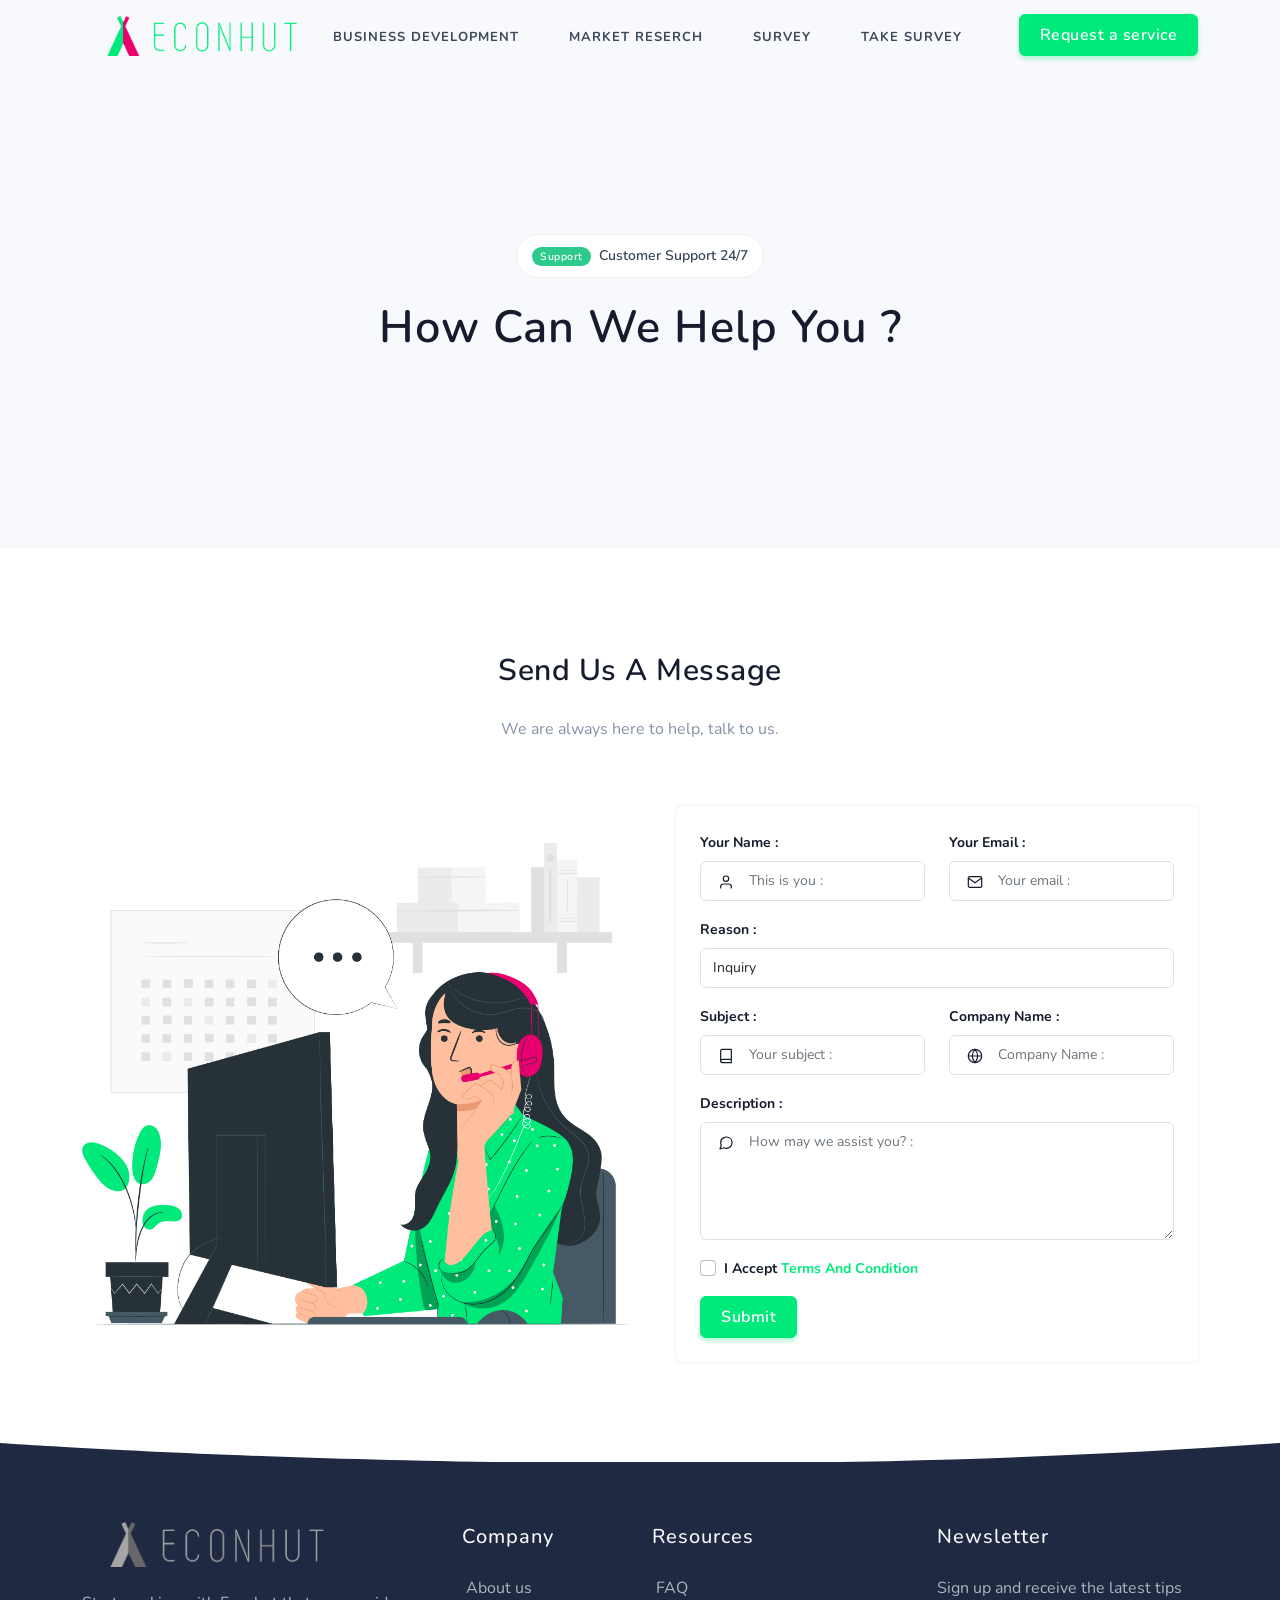
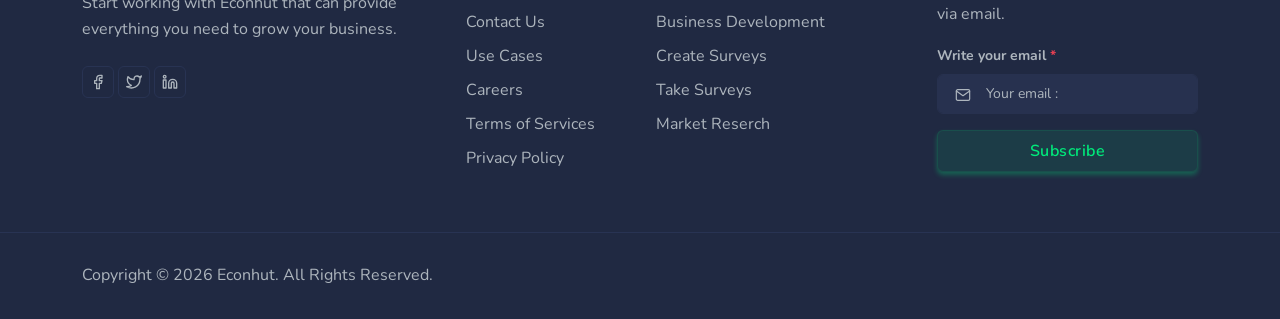
<file: contact-us.html>
<!DOCTYPE html>
<html lang="en">

<head>
    <meta charset="utf-8" />
    <title>Econhut - Contact Us</title>
    <meta name="viewport" content="width=device-width, initial-scale=1.0">
    <meta name="description" content="Offering Business Development, Market Reserch, and Survey services in Africa" />
    <meta name="keywords" content="Business development, Market Reserch, Surveys" />
    <meta name="author" content="Econhut" />
    <meta name="email" content="hello@econhut.com" />
    <meta name="website" content="https://econhut.com" />
    <meta name="Version" content="v1.0" />
    <!-- favicon -->
    <link rel="shortcut icon" href="images\Images\favicon.ico">
    <!-- Bootstrap -->
    <link href="css/bootstrap.min.css" rel="stylesheet" type="text/css" />
    <!-- Icons -->
    <link href="css/materialdesignicons.min.css" rel="stylesheet" type="text/css" />
    <link rel="stylesheet" href="https://unicons.iconscout.com/release/v3.0.6/css/line.css">
    <!-- Slider -->
    <link rel="stylesheet" href="css/tiny-slider.css" />
    <!-- Main Css -->
    <link href="css/style.css" rel="stylesheet" type="text/css" id="theme-opt" />
    <link href="css/colors/default.css" rel="stylesheet" id="color-opt">

</head>

<body>
    <!-- Loader -->
    <div id="preloader">
        <div id="status">
            <div class="spinner">
                <div class="double-bounce1"></div>
                <div class="double-bounce2"></div>
            </div>
        </div>
    </div>
    <!-- Loader -->

    <!-- Navbar STart -->
    <header id="topnav" class="defaultscroll sticky">
        <div class="container">
            <!-- Logo container-->
            <a class="logo" href="index.html">
                <img src="images\Images\econhut logo light.png" height="40" class="logo-light-mode" alt="">
                <img src="images\Images\econhut logo light.png" height="40" class="logo-dark-mode" alt="">
            </a>
            <div class="buy-button">
                <a href="index.html" data-bs-toggle="modal" data-bs-target="#ContactForm" class="btn btn-primary">Request a service</a>
                </a>
            </div>
            <!--end button-->
            <!-- End Logo container-->
            <div class="menu-extras">
                <div class="menu-item">
                    <!-- Mobile menu toggle-->
                    <a class="navbar-toggle" id="isToggle" onclick="toggleMenu()">
                        <div class="lines">
                            <span></span>
                            <span></span>
                            <span></span>
                        </div>
                    </a>
                    <!-- End mobile menu toggle-->
                </div>
            </div>

            <div id="navigation">
                <!-- Navigation Menu-->
                <ul class="navigation-menu">
                    <li><a href="business-development.html" class="sub-menu-item">Business Development</a></li>

                    <li><a href="market-research.html" class="sub-menu-item">Market Reserch</a></li>

                    <li><a href="survey-client.html" class="sub-menu-item">Survey</a></li>

                    <li><a href="customer-survey.html" class="sub-menu-item">Take Survey</a></li>

                </ul>
                <!--end navigation menu-->
                <div class="buy-menu-btn d-none">
                    <a href="index.html" data-bs-toggle="modal" data-bs-target="#ContactForm" class="btn btn-primary">Request a service</a>
                </div>
                <!--end login button-->
            </div>
            <!--end navigation-->
        </div>
        <!--end container-->
    </header>
    <!--end header-->
    <!-- Navbar End -->


    <!-- Hero Start -->
    <section class="bg-half-170 bg-light d-table w-100">
        <div class="container">
            <div class="row justify-content-center">
                <div class="col-lg-10">
                    <div class="title-heading text-center mt-5 pt-3">
                        <div class="alert alert-light alert-pills" role="alert" data-aos="-up" data-aos-duration="1000">
                            <span class="badge rounded-pill bg-success me-1">Support</span>
                            <span class="content"> Customer Support 24/7</span>
                        </div>
                        <h1 class="heading mb-3" data-aos="-up" data-aos-duration="1400">How Can We Help You ?</h1>
                    </div>
                </div>
                <!--end col-->
            </div>
            <!--end row-->
        </div>
        <!--end container-->
    </section>
    <!--end section-->
    <!-- Hero End -->

    <!-- Communiaction Priority Start -->
    <section class="section">
        <!-- Submit Ticket Start -->
        <div class="container mt-70 mt-40">
            <div class="row justify-content-center">
                <div class="col-12 text-center">
                    <div class="section-title mb-4 pb-2">
                        <h4 class="title mb-4" data-aos="-up" data-aos-duration="1000">Send Us A Message</h4>
                        <p class="text-muted para-desc mb-0 mx-auto" data-aos="-up" data-aos-duration="1400">We are always here to help, talk to us.</p>
                    </div>
                </div>
            </div>
            <!--end row-->

            <div class="row align-items-center">
                <div class="col-lg-6 col-md-5 col-12 mt-4 pt-2">
                    <img src="images\Images\contact us.png" data-aos="-up" data-aos-duration="1400" class="img-fluid" alt="">
                </div>

                <div class="col-lg-6 col-md-7 col-12 mt-4 pt-2">
                    <div class="card rounded shadow border-0 ms-lg-4" data-aos="-up" data-aos-duration="1400">
                        <div class="card-body p-4">
                            <form>
                                <div class="row">
                                    <div class="col-md-6">
                                        <div class="mb-3">
                                            <label class="form-label">Your Name :</label>
                                            <div class="form-icon position-relative">
                                                <i data-feather="user" class="fea icon-sm icons"></i>
                                                <input name="name" id="name" type="text" class="form-control ps-5" placeholder="This is you :">
                                            </div>
                                        </div>
                                    </div>
                                    <!--end col-->

                                    <div class="col-md-6">
                                        <div class="mb-3">
                                            <label class="form-label">Your Email :</label>
                                            <div class="form-icon position-relative">
                                                <i data-feather="mail" class="fea icon-sm icons"></i>
                                                <input name="email" id="email" type="email" class="form-control ps-5" placeholder="Your email :">
                                            </div>
                                        </div>
                                    </div>
                                    <!--end col-->

                                    <div class="col-md-12">
                                        <div class="mb-3">
                                            <label class="form-label">Reason :</label>
                                            <select class="form-control custom-select" id="Sortbylist-Shop">
                                                    <option>Inquiry</option>
                                                    <option>Request</option>
                                                    <option>Message</option>
                                                    <option>Issue</option>
                                                </select>
                                        </div>
                                    </div>
                                    <!--end col-->

                                    <div class="col-md-6">
                                        <div class="mb-3">
                                            <label class="form-label">Subject :</label>
                                            <div class="form-icon position-relative">
                                                <i data-feather="book" class="fea icon-sm icons"></i>
                                                <input name="subject" id="subject" class="form-control ps-5" placeholder="Your subject :">
                                            </div>
                                        </div>
                                    </div>
                                    <!--end col-->
                                    <div class="col-md-6">
                                        <div class="mb-3">
                                            <label class="form-label">Company Name :</label>
                                            <div class="form-icon position-relative">
                                                <i data-feather="globe" class="fea icon-sm icons"></i>
                                                <input name="company-name" id="company-name" type="url" class="form-control ps-5" placeholder="Company Name :">
                                            </div>
                                        </div>
                                    </div>
                                    <!--end col-->
                                    <div class="col-md-12">
                                        <div class="mb-3">
                                            <label class="form-label">Description :</label>
                                            <div class="form-icon position-relative">
                                                <i data-feather="message-circle" class="fea icon-sm icons"></i>
                                                <textarea name="comments" id="comments" rows="4" class="form-control ps-5" placeholder="How may we assist you? :"></textarea>
                                            </div>
                                        </div>
                                    </div>
                                    <!--end col-->
                                    <div class="col-md-12">
                                        <div class="mb-3">
                                            <div class="form-check">
                                                <input class="form-check-input" type="checkbox" value="" id="flexCheckDefault">
                                                <label class="form-check-label" for="flexCheckDefault">I Accept <a href="termsandconditions.html" class="text-primary">Terms And Condition</a></label>
                                            </div>
                                        </div>
                                    </div>
                                    <!--end col-->
                                </div>
                                <!--end row-->

                                <div class="row">
                                    <div class="col-sm-12">
                                        <input type="submit" id="submit" name="send" class="btn btn-primary" value="Submit">
                                    </div>
                                    <!--end col-->
                                </div>
                                <!--end row-->
                            </form>
                        </div>
                    </div>
                </div>
            </div>
        </div>
        <!--end container-->
        <!-- Submit Ticket End -->
    </section>
    <!--end section-->
    <!-- Communiaction Priority End -->

    <!-- Shape Start -->
    <div class="position-relative">
        <div class="shape overflow-hidden text-footer">
            <svg viewBox="0 0 2880 48" fill="none" xmlns="http://www.w3.org/2000/svg">
                    <path d="M0 48H1437.5H2880V0H2160C1442.5 52 720 0 720 0H0V48Z" fill="currentColor"></path>
                </svg>
        </div>
    </div>
    <!--Shape End-->

    <!-- Modals Start-->

    <div class="modal fade" id="ContactForm" tabindex="-1" role="dialog" aria-labelledby="exampleModalCenterTitle" aria-hidden="true">
        <div class="modal-dialog modal-dialog-centered" role="document">
            <div class="modal-content rounded shadow border-0">
                <div class="modal-header">
                    <h5 class="modal-title" id="exampleModalCenterTitle">Contact Us</h5>
                    <button type="button" class="btn-close" data-bs-dismiss="modal" aria-label="Close"></button>
                </div>
                <div class="modal-body">
                    <div class="container">
                        <div class="row">
                            <div class="">
                                <div class="card shadow rounded border-0">
                                    <div class="card-body py-5">
                                        <h4 class="card-title">Get In Touch !</h4>
                                        <div class="custom-form mt-3">
                                            <form method="post" name="myForm" onsubmit="return validateForm()">
                                                <p id="error-msg" class="mb-0"></p>
                                                <div id="simple-msg"></div>
                                                <div class="row">
                                                    <div class="col-md-6">
                                                        <div class="mb-3">
                                                            <label class="form-label">Your Name <span class="text-danger">*</span></label>
                                                            <div class="form-icon position-relative">
                                                                <i data-feather="user" class="fea icon-sm icons"></i>
                                                                <input name="name" id="name" type="text" class="form-control ps-5" placeholder="Name :">
                                                            </div>
                                                        </div>
                                                    </div>

                                                    <div class="col-md-6">
                                                        <div class="mb-3">
                                                            <label class="form-label">Your Email <span class="text-danger">*</span></label>
                                                            <div class="form-icon position-relative">
                                                                <i data-feather="mail" class="fea icon-sm icons"></i>
                                                                <input name="email" id="email" type="email" class="form-control ps-5" placeholder="Email :">
                                                            </div>
                                                        </div>
                                                    </div>
                                                    <!--end col-->

                                                    <div class="col-md-12">
                                                        <div class="mb-3">
                                                            <label class="form-label">Reasons / Categories :</label>
                                                            <select class="form-control custom-select" id="Sortbylist-Shop">
                                                                    <option>Categories</option>
                                                                    <option>General Question</option>
                                                                    <option>Bugs</option>
                                                                    <option>Remote</option>
                                                                </select>
                                                        </div>
                                                    </div>
                                                    <!--end col-->
                                                    <div class="col-12">
                                                        <div class="mb-3">
                                                            <label class="form-label">Subject</label>
                                                            <div class="form-icon position-relative">
                                                                <i data-feather="book" class="fea icon-sm icons"></i>
                                                                <input name="subject" id="subject" class="form-control ps-5" placeholder="subject :">
                                                            </div>
                                                        </div>
                                                    </div>
                                                    <!--end col-->

                                                    <div class="col-12">
                                                        <div class="mb-3">
                                                            <label class="form-label">Comments <span class="text-danger">*</span></label>
                                                            <div class="form-icon position-relative">
                                                                <i data-feather="message-circle" class="fea icon-sm icons clearfix"></i>
                                                                <textarea name="comments" id="comments" rows="4" class="form-control ps-5" placeholder="Message :"></textarea>
                                                            </div>
                                                        </div>
                                                    </div>
                                                </div>
                                                <div class="row">
                                                    <div class="col-12">
                                                        <div class="d-grid">
                                                            <button type="submit" id="submit" name="send" class="btn btn-primary">Send Message</button>
                                                        </div>
                                                    </div>
                                                    <!--end col-->
                                                </div>
                                                <!--end row-->
                                            </form>
                                        </div>
                                        <!--end custom-form-->
                                    </div>
                                </div>
                            </div>
                            <!--end col-->
                        </div>
                        <!--end row-->
                    </div>
                    <!--end container-->

                </div>
            </div>
        </div>
    </div>


    <!-- Modals End-->




    <!-- Footer Start -->
    <footer class="footer">
        <div class="container">
            <div class="row">
                <div class="col-lg-4 col-12 mb-0 mb-md-4 pb-0 pb-md-2">
                    <a href="#" class="logo-footer">
                        <img src="images\Images\econhut logo dark.png" height="45" alt="">
                    </a>
                    <p class="mt-4">Start working with Econhut that can provide everything you need to grow your business.</p>
                    <ul class="list-unstyled social-icon foot-social-icon mb-0 mt-4">
                        <li class="list-inline-item"><a href="javascript:void(0)" class="rounded"><i data-feather="facebook" class="fea icon-sm fea-social"></i></a></li>
                        <li class="list-inline-item"><a href="https://twitter.com/econhut" class="rounded"><i data-feather="twitter" class="fea icon-sm fea-social"></i></a></li>
                        <li class="list-inline-item"><a href="javascript:void(0)" class="rounded"><i data-feather="linkedin" class="fea icon-sm fea-social"></i></a></li>
                    </ul>
                    <!--end icon-->
                </div>
                <!--end col-->

                <div class="col-lg-2 col-md-4 col-12 mt-4 mt-sm-0 pt-2 pt-sm-0">
                    <h5 class="text-light footer-head">Company</h5>
                    <ul class="list-unstyled footer-list mt-4">
                        <li><a href="about-us.html" class="text-foot"><i class="uil uil-angle-right-b me-1"></i> About us</a></li>
                        <li><a href="contact-us.html" class="text-foot"><i class="uil uil-angle-right-b me-1"></i> Contact Us</a></li>
                        <li><a href="cases.html" class="text-foot"><i class="uil uil-angle-right-b me-1"></i> Use Cases</a></li>
                        <li><a href="careers.html" class="text-foot"><i class="uil uil-angle-right-b me-1"></i> Careers</a></li>
                        <li><a href="termsandconditions.html" class="text-foot"><i class="uil uil-angle-right-b me-1"></i> Terms of Services</a></li>
                        <li><a href="privacypolicy.html" class="text-foot"><i class="uil uil-angle-right-b me-1"></i> Privacy Policy</a></li>
                    </ul>
                </div>
                <!--end col-->

                <div class="col-lg-3 col-md-4 col-12 mt-4 mt-sm-0 pt-2 pt-sm-0">
                    <h5 class="text-light footer-head">Resources</h5>
                    <ul class="list-unstyled footer-list mt-4">
                        <li><a href="faqs.html" class="text-foot"><i class="uil uil-angle-right-b me-1"></i> FAQ</a></li>
                        <li><a href="business-development.html" class="text-foot"><i class="uil uil-angle-right-b me-1"></i> Business Development</a></li>
                        <li><a href="survey-client.html" class="text-foot"><i class="uil uil-angle-right-b me-1"></i> Create Surveys</a></li>
                        <li><a href="customer-survey.html" class="text-foot"><i class="uil uil-angle-right-b me-1"></i> Take Surveys</a></li>
                        <li><a href="market-research.html" class="text-foot"><i class="uil uil-angle-right-b me-1"></i> Market Reserch</a></li>
                    </ul>
                </div>
                <!--end col-->

                <div class="col-lg-3 col-md-4 col-12 mt-4 mt-sm-0 pt-2 pt-sm-0">
                    <h5 class="text-light footer-head">Newsletter</h5>
                    <p class="mt-4">Sign up and receive the latest tips via email.</p>
                    <form>
                        <div class="row">
                            <div class="col-lg-12">
                                <div class="foot-subscribe mb-3">
                                    <label class="form-label">Write your email <span class="text-danger">*</span></label>
                                    <div class="form-icon position-relative">
                                        <i data-feather="mail" class="fea icon-sm icons"></i>
                                        <input type="email" name="email" id="emailsubscribe" class="form-control ps-5 rounded" placeholder="Your email : " required>
                                    </div>
                                </div>
                            </div>
                            <div class="col-lg-12">
                                <div class="d-grid">
                                    <input type="submit" id="submitsubscribe" name="send" class="btn btn-soft-primary" value="Subscribe">
                                </div>
                            </div>
                        </div>
                    </form>
                </div>
                <!--end col-->
            </div>
            <!--end row-->
        </div>
        <!--end container-->
    </footer>
    <!--end footer-->
    <footer class="footer footer-bar">
        <div class="container text-center">
            <div class="row align-items-center">
                <div class="col-sm-6">
                    <div class="text-sm-start">
                        <p class="mb-0">Copyright ©
                            <script>
                                document.write(new Date().getFullYear())
                            </script> Econhut. All Rights Reserved.</p>
                    </div>
                </div>
                <!--end col-->
            </div>
            <!--end row-->
        </div>
        <!--end container-->
    </footer>
    <!--end footer-->
    <!-- Footer End -->

    <!-- Back to top -->
    <a href="#" onclick="topFunction()" id="back-to-top" class="btn btn-icon btn-primary back-to-top"><i data-feather="arrow-up" class="icons"></i></a>
    <!-- Back to top -->




    <!-- javascript -->
    <script src="js/bootstrap.bundle.min.js"></script>
    <!-- SLIDER -->
    <script src="js/tiny-slider.js "></script>
    <!-- Animation -->
    <script src="js/aos.js "></script>
    <!-- Icons -->
    <script src="js/feather.min.js"></script>
    <!-- Main Js -->
    <script src="js/plugins.init.js"></script>
    <!--Note: All init js like tiny slider, counter, countdown, maintenance, lightbox, gallery, swiper slider, aos animation etc.-->
    <script src="js/app.js"></script>
    <!--Note: All important javascript like page loader, menu, sticky menu, menu-toggler, one page menu etc. -->
</body>

</html>
</file>
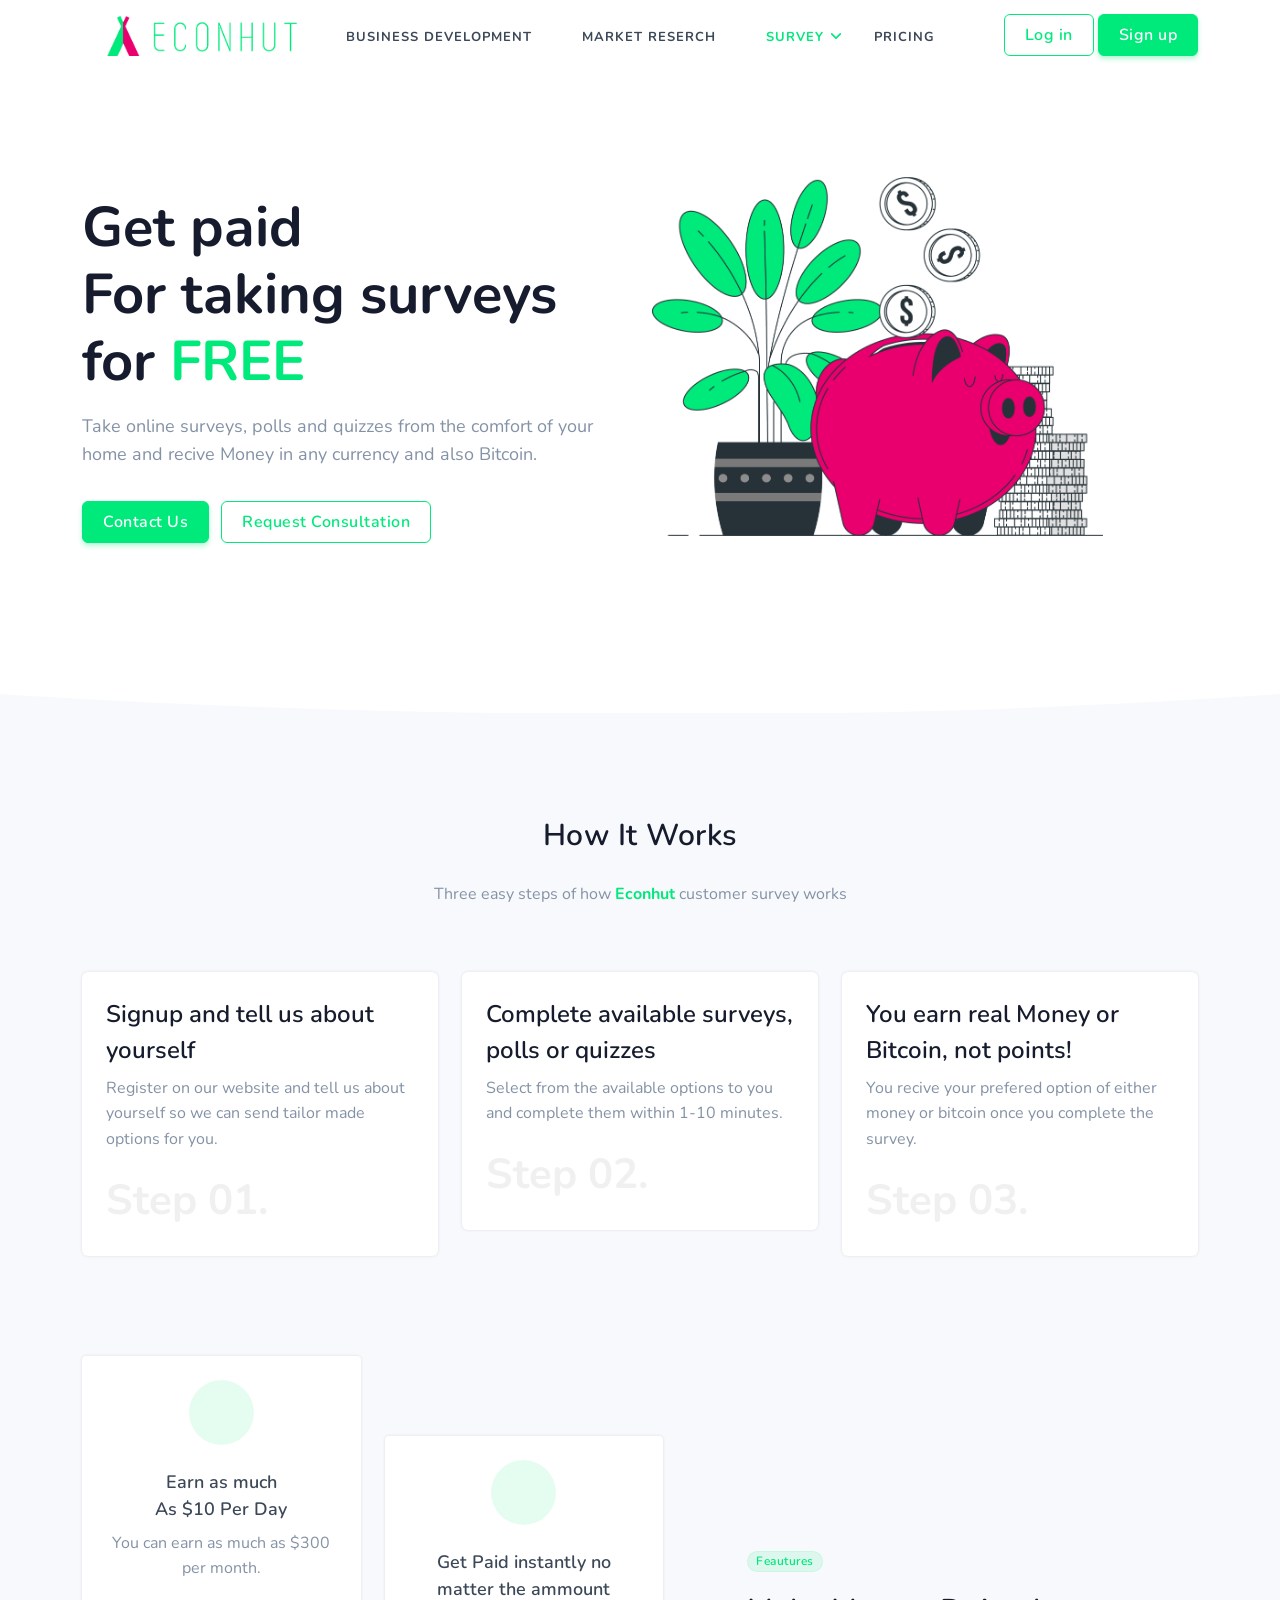
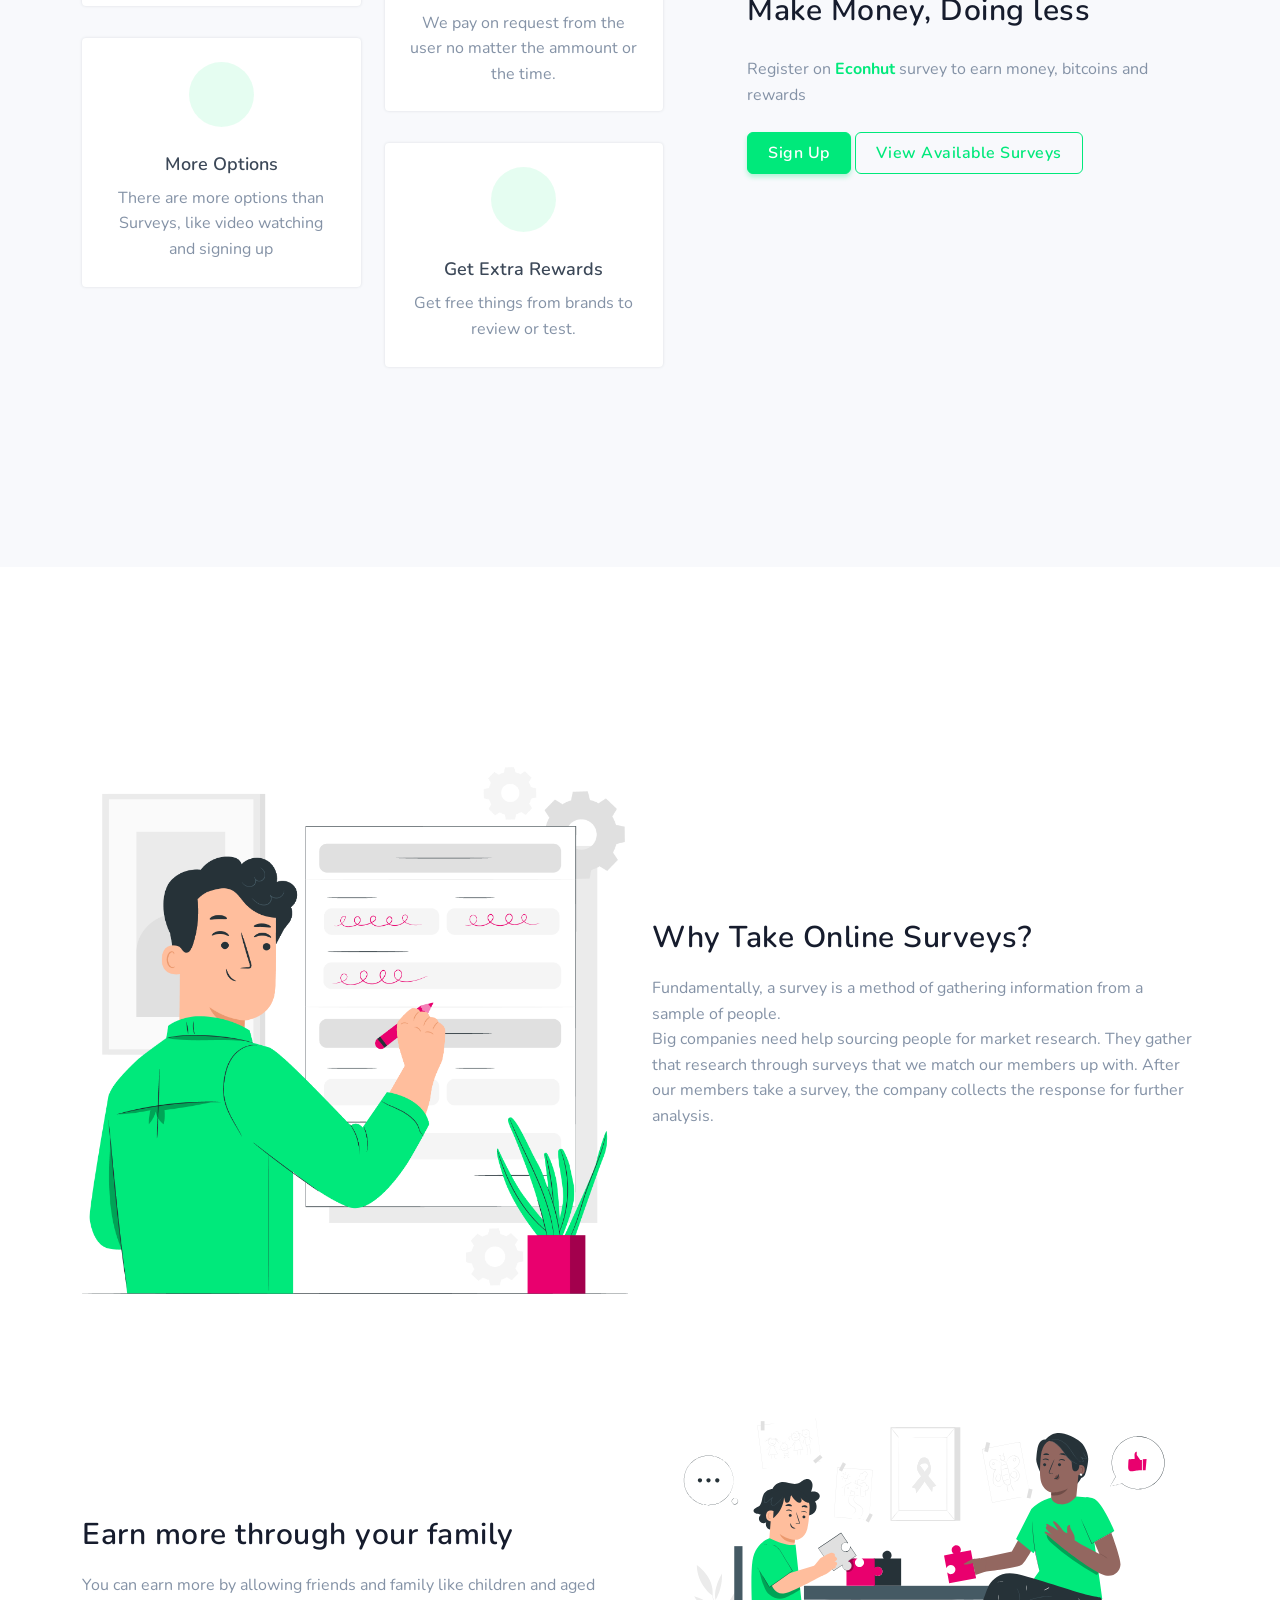
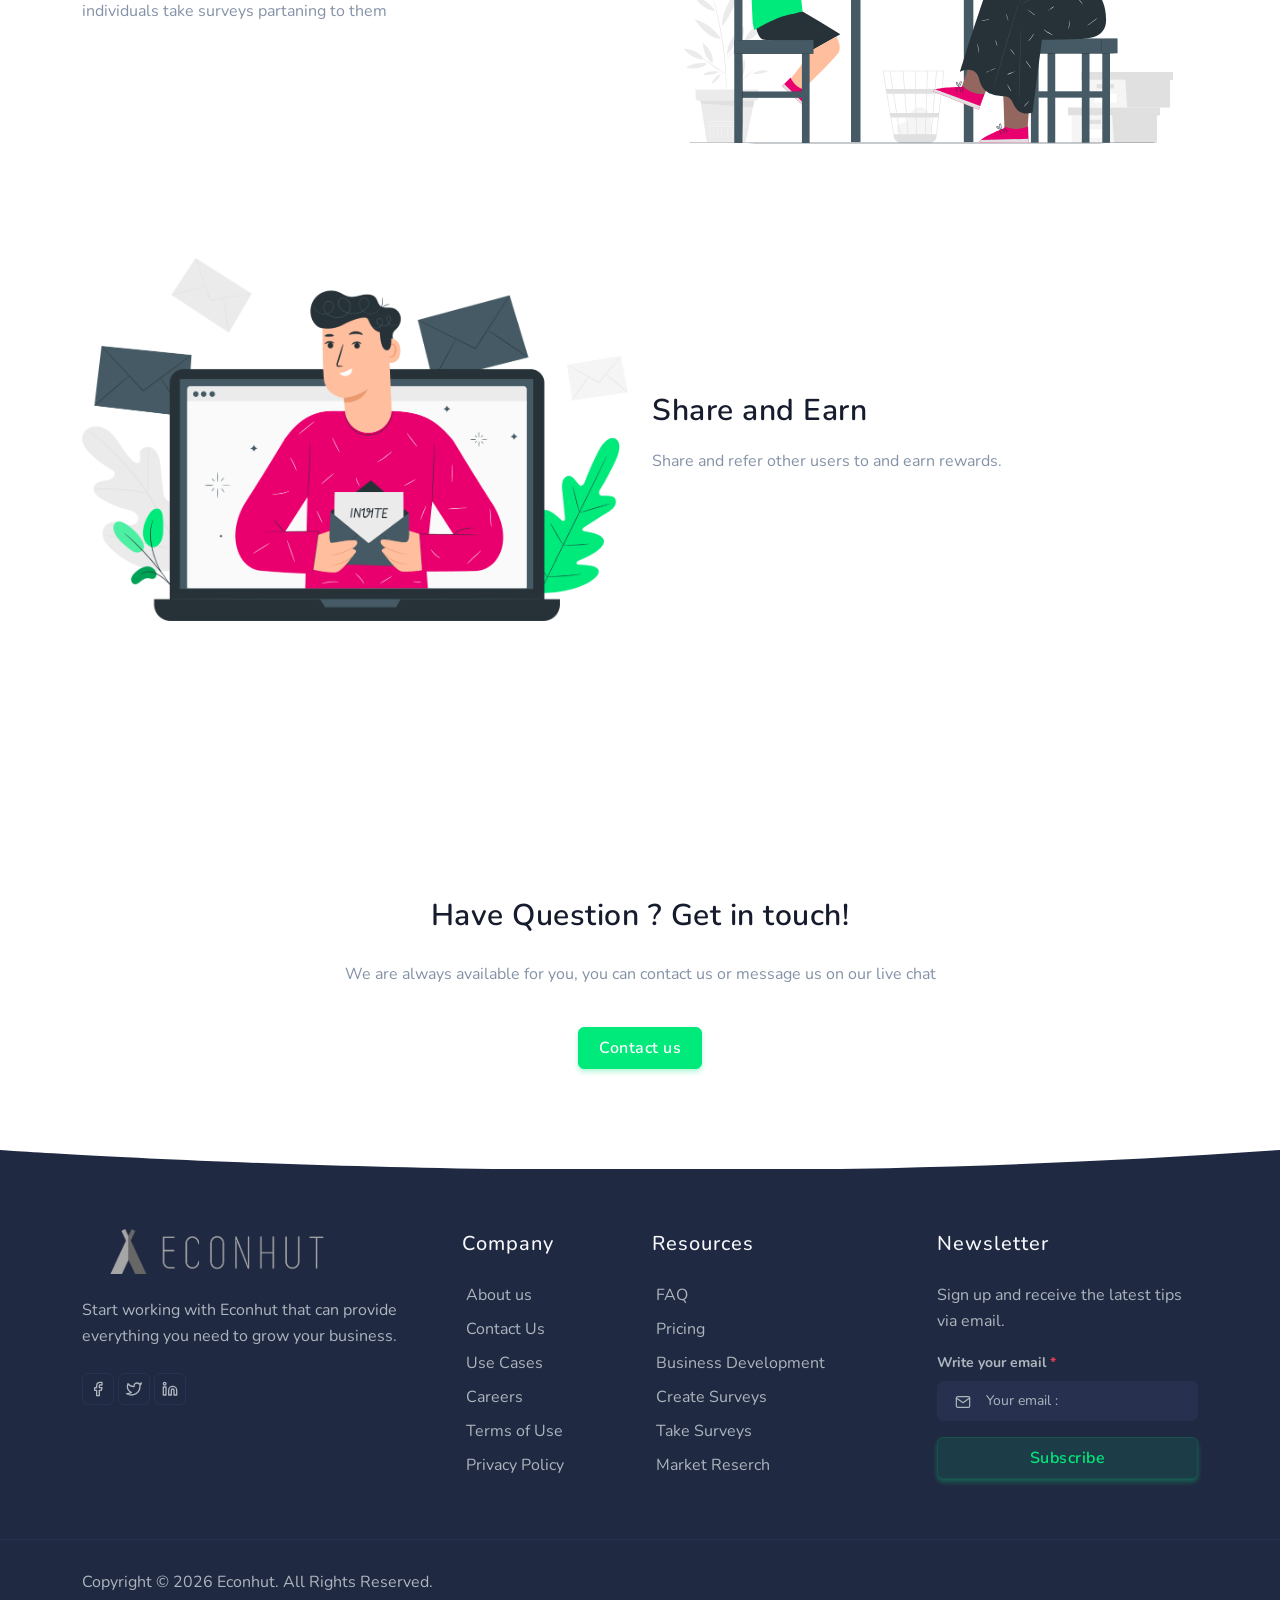
<file: customer-survey.html>
<!DOCTYPE html>
<html lang="en">

<head>
    <meta charset="utf-8" />
    <title>Take Surveys - Econhut</title>
    <meta name="viewport" content="width=device-width, initial-scale=1.0">
    <meta name="description" content="Offering Business Development, Market Reserch, and Survey services in Africa" />
    <meta name="keywords" content="Business development, Market Reserch, Surveys" />
    <meta name="author" content="Econhut" />
    <meta name="email" content="hello@econhut.com" />
    <meta name="website" content="https://econhut.com" />
    <meta name="Version" content="v1.0" />
    <!-- favicon -->
    <link rel="shortcut icon" href="images\Images\favicon.ico">
    <!-- Bootstrap -->
    <link href="css/bootstrap.min.css" rel="stylesheet" type="text/css" />
    <!-- Icons -->
    <link href="css/materialdesignicons.min.css" rel="stylesheet" type="text/css" />
    <link rel="stylesheet" href="https://unicons.iconscout.com/release/v3.0.6/css/line.css">
    <!-- Slider -->
    <link rel="stylesheet" href="css/tiny-slider.css" />
    <!-- Main Css -->
    <link href="css/style.css" rel="stylesheet" type="text/css" id="theme-opt" />
    <link href="css/colors/default.css" rel="stylesheet" id="color-opt">

</head>

<body>
    <!-- Loader -->
    <div id="preloader">
        <div id="status">
            <div class="spinner">
                <div class="double-bounce1"></div>
                <div class="double-bounce2"></div>
            </div>
        </div>
    </div>
    <!-- Loader -->

    <!-- Navbar STart -->
    <header id="topnav" class="defaultscroll sticky">
        <div class="container">
            <!-- Logo container-->
            <a class="logo" href="index.html">
                <img src="images\Images\econhut logo light.png" height="40" class="logo-light-mode" alt="">
                <img src="images\Images\econhut logo light.png" height="40" class="logo-dark-mode" alt="">
            </a>
            <div class="buy-button">
                <a href="login.html" class="btn btn-outline-primary"> Log in</a>
                <a href="survey-signup.html" target="_blank" class="btn btn-primary">Sign up</a>
            </div>
            <!--end login button-->
            <!-- End Logo container-->
            <div class="menu-extras">
                <div class="menu-item">
                    <!-- Mobile menu toggle-->
                    <a class="navbar-toggle" id="isToggle" onclick="toggleMenu()">
                        <div class="lines">
                            <span></span>
                            <span></span>
                            <span></span>
                        </div>
                    </a>
                    <!-- End mobile menu toggle-->
                </div>
            </div>

            <div id="navigation">
                <!-- Navigation Menu-->
                <ul class="navigation-menu">
                    <li><a href="business-development.html" class="sub-menu-item">Business Development</a></li>

                    <li><a href="market-research.html" class="sub-menu-item">Market Reserch</a></li>

                    <li class="has-submenu parent-menu-item">
                        <a href="javascript:void(0)">Survey</a><span class="menu-arrow"></span>
                        <ul class="submenu">
                            <li><a href="survey-client.html" class="sub-menu-item">Create A Survey</a></li>
                            <li><a href="customer-survey.html" class="sub-menu-item">Take A Survey</a></li>
                        </ul>
                    </li>

                    <li><a href="pricing.html" class="sub-menu-item">Pricing</a></li>

                </ul>
                <!--end navigation menu-->
                <div class="buy-menu-btn d-none">
                    <a href="" target="_blank" class="btn btn-primary">Get in touch</a>
                </div>
                <!--end login button-->
            </div>
            <!--end navigation-->
        </div>
        <!--end container-->
    </header>
    <!--end header-->
    <!-- Navbar End -->


    <!-- Hero Start -->
    <section class="bg-half-170 d-table w-100">
        <div class="container">
            <div class="row align-items-center">
                <div class="col-md-6">
                    <div class="title-heading mt-4">
                        <h1 class="display-4 fw-bold mb-3">Get paid <br> For taking surveys for <span class="text-primary fw-bold">FREE</span></h1>
                        <p class="para-desc text-muted">Take online surveys, polls and quizzes from the comfort of your home and recive Money in any currency and also Bitcoin. </p>
                    </div>

                    <div class="mt-4">
                        <a href="page-contact-one.html" class="btn btn-primary mt-2 me-2"><i class="uil uil-envelope"></i> Contact Us</a>
                        <a href="documentation.html" class="btn btn-outline-primary mt-2"><i class="uil uil-book-alt"></i> Request Consultation</a>
                    </div>
                </div>
                <!--end col-->

                <div class="col-lg-5 col-md-5 mt-4 pt-2 mt-sm-0 pt-sm-0">
                    <div class="classic-app-image position-relative">
                        <div class="position-relative">
                            <img src="images\Images\piggy bank.png" class="img-fluid mover mx-auto d-block " alt="">
                        </div>
                    </div>
                </div>
                <!--end col-->
            </div>
            <!--end row-->
        </div>
        <!--end container-->
    </section>
    <!--end section-->
    <div class="position-relative">
        <div class="shape overflow-hidden text-light">
            <svg viewBox="0 0 2880 48" fill="none" xmlns="http://www.w3.org/2000/svg">
                    <path d="M0 48H1437.5H2880V0H2160C1442.5 52 720 0 720 0H0V48Z" fill="currentColor"></path>
                </svg>
        </div>
    </div>
    <!-- Hero End -->


    <section class="section bg-light">
        <div class="container">
            <div class="row justify-content-center">
                <div class="col-12 text-center">
                    <div class="section-title mb-4 pb-2">
                        <h4 class="title mb-4">How It Works</h4>
                        <p class="text-muted para-desc mb-0 mx-auto">Three easy steps of how <span class="text-primary fw-bold">Econhut</span> customer survey works</p>
                    </div>
                </div>
                <!--end col-->
            </div>
            <!--end row-->

            <div class="row">
                <div class="col-md-4 mt-4 pt-2">
                    <div class="card work-process border-0 rounded shadow">
                        <div class="card-body">
                            <h4 class="title">Signup and tell us about yourself</h4>
                            <p class="text-muted para">Register on our website and tell us about yourself so we can send tailor made options for you.</p>

                            <ul class="list-unstyled d-flex justify-content-between mb-0 mt-2">
                                <li class="step h1 mb-0 fw-bold">Step 01.</li>
                                <li class="step-icon"><i class="uil uil-angle-double-right h1 mb-0"></i></li>
                            </ul>
                        </div>
                    </div>
                </div>
                <!--end col-->

                <div class="col-md-4 mt-4 pt-2">
                    <div class="card work-process border-0 rounded shadow">
                        <div class="card-body">
                            <h4 class="title">Complete available surveys, polls or quizzes</h4>
                            <p class="text-muted para">Select from the available options to you and complete them within 1-10 minutes.</p>
                            <ul class="list-unstyled d-flex justify-content-between mb-0 mt-2">
                                <li class="step h1 mb-0 fw-bold">Step 02.</li>
                                <li class="step-icon"><i class="uil uil-angle-double-right h1 mb-0"></i></li>
                            </ul>
                        </div>
                    </div>
                </div>
                <!--end col-->

                <div class="col-md-4 mt-4 pt-2">
                    <div class="card work-process border-0 rounded shadow">
                        <div class="card-body">
                            <h4 class="title">You earn real Money or Bitcoin, not points!</h4>
                            <p class="text-muted para">You recive your prefered option of either money or bitcoin once you complete the survey.</p>
                            <ul class="list-unstyled d-flex justify-content-between mb-0 mt-2">
                                <li class="step h1 mb-0 fw-bold">Step 03.</li>
                                <li class="step-icon"><i class="uil uil-file-check-alt h1 mb-0"></i></li>
                            </ul>
                        </div>
                    </div>
                </div>
                <!--end col-->
            </div>
            <!--end row-->
        </div>
        <!--end container-->

        <!-- Start -->
        <section class="section">
            <div class="container">
                <div class="row align-items-center">
                    <div class="col-lg-5 col-12 order-1 order-lg-2">
                        <div class="section-title text-center text-lg-start mb-4 mb-lg-0 pb-2 pb-lg-0">
                            <span class="badge rounded-pill bg-soft-primary">Feautures</span>
                            <h4 class="title mt-3 mb-4">Make Money, Doing less</h4>
                            <p class="text-muted para-desc mx-auto ms-lg-auto mb-0">Register on <span class="text-primary fw-bold">Econhut</span> survey to earn money, bitcoins and rewards</p>
                            <div class="mt-4 d-lg-block d-none">
                                <a href="javascript:void(0)" class="btn btn-primary">Sign Up</a>
                                <a href="javascript:void(0)" class="btn btn-outline-primary">View Available Surveys</a>
                            </div>
                        </div>
                    </div>
                    <!--end col-->

                    <div class="col-lg-7 col-12 order-2 order-lg-1">
                        <div class="row me-lg-5">
                            <div class="col-md-6 col-12">
                                <div class="row">
                                    <div class="col-12 mt-4 mt-lg-0 pt-2 pt-lg-0">
                                        <div class="card border-0 text-center features feature-clean course-feature p-4 overflow-hidden shadow">
                                            <div class="icons text-primary text-center mx-auto">
                                                <i class="uil uil-rocket d-block rounded-pill h3 mb-0"></i>
                                            </div>
                                            <div class="card-body p-0 mt-4">
                                                <a href="javascript:void(0)" class="title h5 text-dark">Earn as much <br> As $10 Per Day</a>
                                                <p class="text-muted mt-2 mb-0">You can earn as much as $300 per month.</p>
                                                <i class="uil uil-rocket text-primary full-img"></i>
                                            </div>
                                        </div>
                                    </div>
                                    <!--end col-->

                                    <div class="col-12 mt-4 pt-2">
                                        <div class="card border-0 text-center features feature-clean course-feature p-4 overflow-hidden shadow">
                                            <div class="icons text-primary text-center mx-auto">
                                                <i class="uil uil-airplay d-block rounded-pill h3 mb-0"></i>
                                            </div>
                                            <div class="card-body p-0 mt-4">
                                                <a href="javascript:void(0)" class="title h5 text-dark">More Options</a>
                                                <p class="text-muted mt-2 mb-0">There are more options than Surveys, like video watching and signing up</p>
                                                <i class="uil uil-airplay text-primary full-img"></i>
                                            </div>
                                        </div>
                                    </div>
                                    <!--end col-->
                                </div>
                                <!--end Row-->
                            </div>
                            <!--end col-->

                            <div class="col-md-6 col-12">
                                <div class="row pt-lg-4 mt-lg-4">
                                    <div class="col-12 mt-4 pt-2">
                                        <div class="card border-0 text-center features feature-clean course-feature p-4 overflow-hidden shadow">
                                            <div class="icons text-primary text-center mx-auto">
                                                <i class="uil uil-envelope d-block rounded-pill h3 mb-0"></i>
                                            </div>
                                            <div class="card-body p-0 mt-4">
                                                <a href="javascript:void(0)" class="title h5 text-dark">Get Paid instantly no matter the ammount</a>
                                                <p class="text-muted mt-2 mb-0">We pay on request from the user no matter the ammount or the time.</p>
                                                <i class="uil uil-envelope text-primary full-img"></i>
                                            </div>
                                        </div>
                                    </div>
                                    <!--end col-->

                                    <div class="col-12 mt-4 pt-2">
                                        <div class="card border-0 text-center features feature-clean course-feature p-4 overflow-hidden shadow">
                                            <div class="icons text-primary text-center mx-auto">
                                                <i class="uil uil-bell d-block rounded-pill h3 mb-0"></i>
                                            </div>
                                            <div class="card-body p-0 mt-4">
                                                <a href="javascript:void(0)" class="title h5 text-dark">Get Extra Rewards</a>
                                                <p class="text-muted mt-2 mb-0">Get free things from brands to review or test.</p>
                                                <i class="uil uil-bell text-primary full-img"></i>
                                            </div>
                                        </div>
                                    </div>
                                    <!--end col-->
                                </div>
                                <!--end Row-->
                            </div>
                            <!--end col-->
                        </div>
                        <!--end Row-->

                        <div class="mt-4 d-lg-none d-block text-center">
                            <a href="javascript:void(0)" class="btn btn-primary">Sign Up</a>
                        </div>
                    </div>
                    <!--end col-->
                </div>
                <!--end row-->
            </div>
            <!--end container-->
        </section>
        <!--end section-->
        <!-- End -->
    </section>
    <!--end section-->

    <section class="section">
        <div class="container mt-100 mt-60">
            <div class="row align-items-center">
                <div class="col-lg-6 col-md-5">
                    <div class="">
                        <div class="text-center text-md-start">
                            <img src="images\Images\fill out.png" class="img-fluid" alt="">
                        </div>
                    </div>
                </div>
                <!--end col-->

                <div class="col-lg-6 col-md-7 mt-5 mt-sm-0">
                    <div class="section-title">
                        <h1 class="title mb-3">Why Take Online Surveys?</h1>
                        <p class="para-desc text-muted">Fundamentally, a survey is a method of gathering information from a sample of people. <br> Big companies need help sourcing people for market research. They gather that research through surveys that we match our members up with.
                            After our members take a survey, the company collects the response for further analysis.</p>
                    </div>
                </div>
                <!--end col-->
            </div>
            <!--end row-->
        </div>
        <!--end container-->

        <div class="container mt-100 mt-60">
            <div class="row align-items-center">
                <div class="col-lg-6 col-md-7 order-2 order-md-1 mt-5 mt-sm-0">
                    <div class="section-title">
                        <h1 class="title mb-3">Earn more through your family</h1>
                        <p class="para-desc text-muted">You can earn more by allowing friends and family like children and aged individuals take surveys partaning to them</p>
                    </div>
                </div>
                <!--end col-->

                <div class="col-lg-6 col-md-5 order-1 order-md-2">
                    <div class="">
                        <div class="text-center text-md-end">
                            <img src="images\Images\child survey.svg" class="img-fluid" alt="">
                        </div>
                    </div>
                </div>
                <!--end col-->
            </div>
            <!--end row-->
        </div>
        <!--end container-->

        <div class="container mt-100 mt-60">
            <div class="row align-items-center">
                <div class="col-lg-6 col-md-5">
                    <div class="">
                        <div class="text-center text-md-start">
                            <img src="images\Images\invite.png" class="img-fluid" alt="">
                        </div>
                    </div>
                </div>
                <!--end col-->

                <div class="col-lg-6 col-md-7 mt-5 mt-sm-0">
                    <div class="section-title">
                        <h1 class="title mb-3">Share and Earn</h1>
                        <p class="para-desc text-muted">Share and refer other users to and earn rewards.</p>
                    </div>
                </div>
                <!--end col-->
            </div>
            <!--end row-->
        </div>
        <!--end container-->
    </section>
    <!--end section-->

    <section class="section">
        <div class="row mt-5 pt-md-4 justify-content-center">
            <div class="col-12 text-center">
                <div class="section-title">
                    <h4 class="title mb-4">Have Question ? Get in touch!</h4>
                    <p class="text-muted para-desc mx-auto">We are always available for you, you can contact us or message us on our live chat</p>
                    <a href="contact-us.html" class="btn btn-primary mt-4"><i class="uil uil-phone"></i> Contact us</a>
                </div>
            </div>
            <!--end col-->
        </div>
        <!--end row-->
    </section>





    <!-- Shape Start -->
    <div class="position-relative">
        <div class="shape overflow-hidden text-footer">
            <svg viewBox="0 0 2880 48" fill="none" xmlns="http://www.w3.org/2000/svg">
                    <path d="M0 48H1437.5H2880V0H2160C1442.5 52 720 0 720 0H0V48Z" fill="currentColor"></path>
                </svg>
        </div>
    </div>
    <!--Shape End-->

    <!-- Modals Start-->

    <div class="modal fade" id="ContactForm" tabindex="-1" role="dialog" aria-labelledby="exampleModalCenterTitle" aria-hidden="true">
        <div class="modal-dialog modal-dialog-centered" role="document">
            <div class="modal-content rounded shadow border-0">
                <div class="modal-header">
                    <h5 class="modal-title" id="exampleModalCenterTitle">Contact Us</h5>
                    <button type="button" class="btn-close" data-bs-dismiss="modal" aria-label="Close"></button>
                </div>
                <div class="modal-body">
                    <div class="container">
                        <div class="row">
                            <div class="">
                                <div class="card shadow rounded border-0">
                                    <div class="card-body py-5">
                                        <h4 class="card-title">Get In Touch !</h4>
                                        <div class="custom-form mt-3">
                                            <form method="post" name="myForm" onsubmit="return validateForm()">
                                                <p id="error-msg" class="mb-0"></p>
                                                <div id="simple-msg"></div>
                                                <div class="row">
                                                    <div class="col-md-6">
                                                        <div class="mb-3">
                                                            <label class="form-label">Your Name <span class="text-danger">*</span></label>
                                                            <div class="form-icon position-relative">
                                                                <i data-feather="user" class="fea icon-sm icons"></i>
                                                                <input name="name" id="name" type="text" class="form-control ps-5" placeholder="Name :">
                                                            </div>
                                                        </div>
                                                    </div>

                                                    <div class="col-md-6">
                                                        <div class="mb-3">
                                                            <label class="form-label">Your Email <span class="text-danger">*</span></label>
                                                            <div class="form-icon position-relative">
                                                                <i data-feather="mail" class="fea icon-sm icons"></i>
                                                                <input name="email" id="email" type="email" class="form-control ps-5" placeholder="Email :">
                                                            </div>
                                                        </div>
                                                    </div>
                                                    <!--end col-->

                                                    <div class="col-md-12">
                                                        <div class="mb-3">
                                                            <label class="form-label">Reasons / Categories :</label>
                                                            <select class="form-control custom-select" id="Sortbylist-Shop">
                                                                    <option>Categories</option>
                                                                    <option>General Question</option>
                                                                    <option>Bugs</option>
                                                                    <option>Remote</option>
                                                                </select>
                                                        </div>
                                                    </div>
                                                    <!--end col-->
                                                    <div class="col-12">
                                                        <div class="mb-3">
                                                            <label class="form-label">Subject</label>
                                                            <div class="form-icon position-relative">
                                                                <i data-feather="book" class="fea icon-sm icons"></i>
                                                                <input name="subject" id="subject" class="form-control ps-5" placeholder="subject :">
                                                            </div>
                                                        </div>
                                                    </div>
                                                    <!--end col-->

                                                    <div class="col-12">
                                                        <div class="mb-3">
                                                            <label class="form-label">Comments <span class="text-danger">*</span></label>
                                                            <div class="form-icon position-relative">
                                                                <i data-feather="message-circle" class="fea icon-sm icons clearfix"></i>
                                                                <textarea name="comments" id="comments" rows="4" class="form-control ps-5" placeholder="Message :"></textarea>
                                                            </div>
                                                        </div>
                                                    </div>
                                                </div>
                                                <div class="row">
                                                    <div class="col-12">
                                                        <div class="d-grid">
                                                            <button type="submit" id="submit" name="send" class="btn btn-primary">Send Message</button>
                                                        </div>
                                                    </div>
                                                    <!--end col-->
                                                </div>
                                                <!--end row-->
                                            </form>
                                        </div>
                                        <!--end custom-form-->
                                    </div>
                                </div>
                            </div>
                            <!--end col-->
                        </div>
                        <!--end row-->
                    </div>
                    <!--end container-->

                </div>
            </div>
        </div>
    </div>


    <!-- Modals End-->




    <!-- Footer Start -->
    <footer class="footer">
        <div class="container">
            <div class="row">
                <div class="col-lg-4 col-12 mb-0 mb-md-4 pb-0 pb-md-2">
                    <a href="#" class="logo-footer">
                        <img src="images\Images\econhut logo dark.png" height="45" alt="">
                    </a>
                    <p class="mt-4">Start working with Econhut that can provide everything you need to grow your business.</p>
                    <ul class="list-unstyled social-icon foot-social-icon mb-0 mt-4">
                        <li class="list-inline-item"><a href="javascript:void(0)" class="rounded"><i data-feather="facebook" class="fea icon-sm fea-social"></i></a></li>
                        <li class="list-inline-item"><a href="https://twitter.com/econhut" class="rounded"><i data-feather="twitter" class="fea icon-sm fea-social"></i></a></li>
                        <li class="list-inline-item"><a href="javascript:void(0)" class="rounded"><i data-feather="linkedin" class="fea icon-sm fea-social"></i></a></li>
                    </ul>
                    <!--end icon-->
                </div>
                <!--end col-->

                <div class="col-lg-2 col-md-4 col-12 mt-4 mt-sm-0 pt-2 pt-sm-0">
                    <h5 class="text-light footer-head">Company</h5>
                    <ul class="list-unstyled footer-list mt-4">
                        <li><a href="about-us.html" class="text-foot"><i class="uil uil-angle-right-b me-1"></i> About us</a></li>
                        <li><a href="contact-us.html" class="text-foot"><i class="uil uil-angle-right-b me-1"></i> Contact Us</a></li>
                        <li><a href="cases.html" class="text-foot"><i class="uil uil-angle-right-b me-1"></i> Use Cases</a></li>
                        <li><a href="careers.html" class="text-foot"><i class="uil uil-angle-right-b me-1"></i> Careers</a></li>
                        <li><a href="terms-of-use.html" class="text-foot"><i class="uil uil-angle-right-b me-1"></i> Terms of Use</a></li>
                        <li><a href="privacy-policy.html" class="text-foot"><i class="uil uil-angle-right-b me-1"></i> Privacy Policy</a></li>
                    </ul>
                </div>
                <!--end col-->

                <div class="col-lg-3 col-md-4 col-12 mt-4 mt-sm-0 pt-2 pt-sm-0">
                    <h5 class="text-light footer-head">Resources</h5>
                    <ul class="list-unstyled footer-list mt-4">
                        <li><a href="faqs.html" class="text-foot"><i class="uil uil-angle-right-b me-1"></i> FAQ</a></li>
                        <li><a href="pricing.html" class="text-foot"><i class="uil uil-angle-right-b me-1"></i> Pricing</a></li>
                        <li><a href="business-development.html" class="text-foot"><i class="uil uil-angle-right-b me-1"></i> Business Development</a></li>
                        <li><a href="survey-client.html" class="text-foot"><i class="uil uil-angle-right-b me-1"></i> Create Surveys</a></li>
                        <li><a href="customer-survey.html" class="text-foot"><i class="uil uil-angle-right-b me-1"></i> Take Surveys</a></li>
                        <li><a href="market-research.html" class="text-foot"><i class="uil uil-angle-right-b me-1"></i> Market Reserch</a></li>
                    </ul>
                </div>
                <!--end col-->

                <div class="col-lg-3 col-md-4 col-12 mt-4 mt-sm-0 pt-2 pt-sm-0">
                    <h5 class="text-light footer-head">Newsletter</h5>
                    <p class="mt-4">Sign up and receive the latest tips via email.</p>
                    <form>
                        <div class="row">
                            <div class="col-lg-12">
                                <div class="foot-subscribe mb-3">
                                    <label class="form-label">Write your email <span class="text-danger">*</span></label>
                                    <div class="form-icon position-relative">
                                        <i data-feather="mail" class="fea icon-sm icons"></i>
                                        <input type="email" name="email" id="emailsubscribe" class="form-control ps-5 rounded" placeholder="Your email : " required>
                                    </div>
                                </div>
                            </div>
                            <div class="col-lg-12">
                                <div class="d-grid">
                                    <input type="submit" id="submitsubscribe" name="send" class="btn btn-soft-primary" value="Subscribe">
                                </div>
                            </div>
                        </div>
                    </form>
                </div>
                <!--end col-->
            </div>
            <!--end row-->
        </div>
        <!--end container-->
    </footer>
    <!--end footer-->
    <footer class="footer footer-bar">
        <div class="container text-center">
            <div class="row align-items-center">
                <div class="col-sm-6">
                    <div class="text-sm-start">
                        <p class="mb-0">Copyright ©
                            <script>
                                document.write(new Date().getFullYear())
                            </script> Econhut. All Rights Reserved.</p>
                    </div>
                </div>
                <!--end col-->
            </div>
            <!--end row-->
        </div>
        <!--end container-->
    </footer>
    <!--end footer-->
    <!-- Footer End -->

    <!-- Back to top -->
    <a href="#" onclick="topFunction()" id="back-to-top" class="btn btn-icon btn-primary back-to-top"><i data-feather="arrow-up" class="icons"></i></a>
    <!-- Back to top -->



    <!-- javascript -->
    <script src="js/bootstrap.bundle.min.js"></script>
    <!-- SLIDER -->
    <script src="js/tiny-slider.js "></script>
    <!-- Icons -->
    <script src="js/feather.min.js"></script>
    <!-- Main Js -->
    <script src="js/plugins.init.js"></script>
    <!--Note: All init js like tiny slider, counter, countdown, maintenance, lightbox, gallery, swiper slider, aos animation etc.-->
    <script src="js/app.js"></script>
    <!--Note: All important javascript like page loader, menu, sticky menu, menu-toggler, one page menu etc. -->
</body>

</html>
</file>
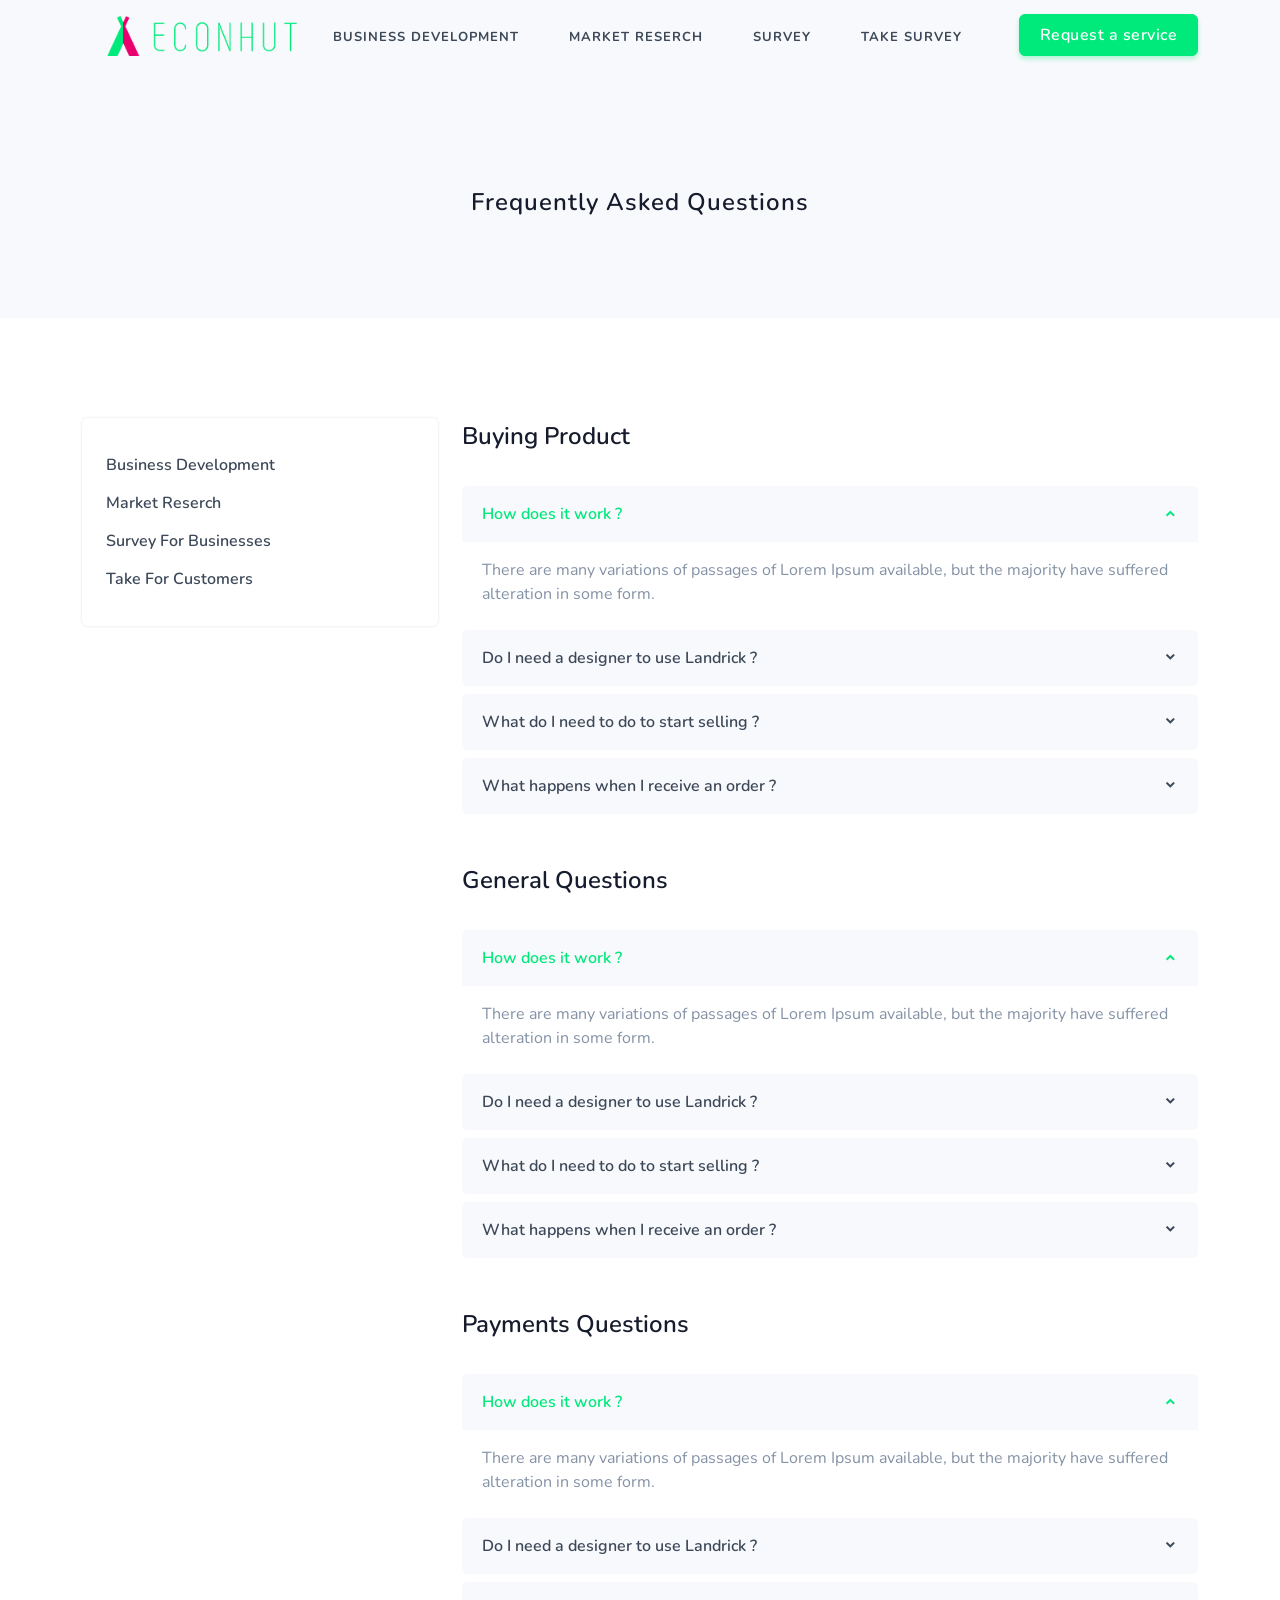
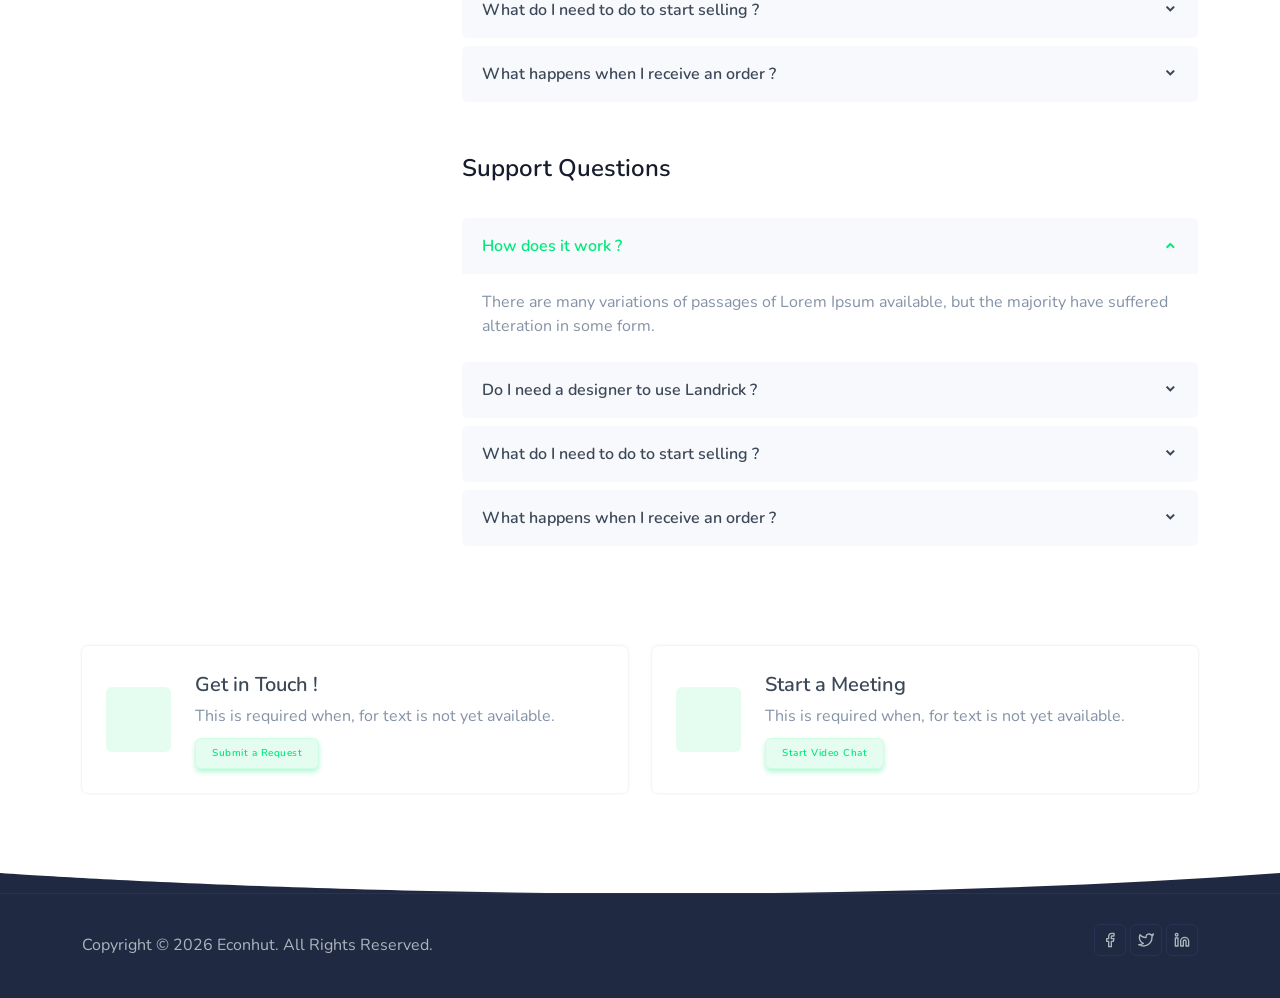
<file: faqs.html>
<!DOCTYPE html>
<html lang="en">

<head>
    <meta charset="utf-8" />
    <title>Econhut - Faq</title>
    <meta name="viewport" content="width=device-width, initial-scale=1.0">
    <meta name="description" content="Offering Business Development, Market Reserch, and Survey services in Africa" />
    <meta name="keywords" content="Business development, Market Reserch, Surveys" />
    <meta name="author" content="Econhut" />
    <meta name="email" content="hello@econhut.com" />
    <meta name="website" content="https://econhut.com" />
    <meta name="Version" content="v1.0" />
    <!-- favicon -->
    <link rel="shortcut icon" href="images\Images\favicon.ico">
    <!-- Bootstrap -->
    <link href="css/bootstrap.min.css" rel="stylesheet" type="text/css" />
    <!-- Icons -->
    <link href="css/materialdesignicons.min.css" rel="stylesheet" type="text/css" />
    <link rel="stylesheet" href="https://unicons.iconscout.com/release/v3.0.6/css/line.css">
    <!-- Slider -->
    <link rel="stylesheet" href="css/tiny-slider.css" />
    <!-- Main Css -->
    <link href="css/style.css" rel="stylesheet" type="text/css" id="theme-opt" />
    <link href="css/colors/default.css" rel="stylesheet" id="color-opt">

</head>

<body>
    <!-- Loader -->
    <div id="preloader">
        <div id="status">
            <div class="spinner">
                <div class="double-bounce1"></div>
                <div class="double-bounce2"></div>
            </div>
        </div>
    </div>
    <!-- Loader -->

    <!-- Navbar STart -->
    <header id="topnav" class="defaultscroll sticky">
        <div class="container">
            <!-- Logo container-->
            <a class="logo" href="index.html">
                <img src="images\Images\econhut logo light.png" height="40" class="logo-light-mode" alt="">
                <img src="images\Images\econhut logo light.png" height="40" class="logo-dark-mode" alt="">
            </a>
            <div class="buy-button">
                <a href="index.html" data-bs-toggle="modal" data-bs-target="#ContactForm" class="btn btn-primary">Request a service</a>
                </a>
            </div>
            <!--end button-->
            <!-- End Logo container-->
            <div class="menu-extras">
                <div class="menu-item">
                    <!-- Mobile menu toggle-->
                    <a class="navbar-toggle" id="isToggle" onclick="toggleMenu()">
                        <div class="lines">
                            <span></span>
                            <span></span>
                            <span></span>
                        </div>
                    </a>
                    <!-- End mobile menu toggle-->
                </div>
            </div>

            <div id="navigation">
                <!-- Navigation Menu-->
                <ul class="navigation-menu">
                    <li><a href="business-development.html" class="sub-menu-item">Business Development</a></li>

                    <li><a href="market-research.html" class="sub-menu-item">Market Reserch</a></li>

                    <li><a href="survey-client.html" class="sub-menu-item">Survey</a></li>

                    <li><a href="customer-survey.html" class="sub-menu-item">Take Survey</a></li>

                </ul>
                <!--end navigation menu-->
                <div class="buy-menu-btn d-none">
                    <a href="index.html" data-bs-toggle="modal" data-bs-target="#ContactForm" class="btn btn-primary">Request a service</a>
                </div>
                <!--end login button-->
            </div>
            <!--end navigation-->
        </div>
        <!--end container-->
    </header>
    <!--end header-->
    <!-- Navbar End -->

    <!-- Hero Start -->
    <section class="bg-half bg-light d-table w-100">
        <div class="container">
            <div class="row justify-content-center">
                <div class="col-lg-12 text-center">
                    <div class="page-next-level">
                        <h4 class="title"> Frequently Asked Questions </h4>
                    </div>
                </div>
                <!--end col-->
            </div>
            <!--end row-->
        </div>
        <!--end container-->
    </section>
    <!--end section-->
    <!-- Hero End -->

    <!-- Start Section -->
    <section class="section">
        <div class="container">
            <div class="row justify-content-center">
                <div class="col-lg-4 col-md-5 col-12 d-none d-md-block">
                    <div class="rounded shadow p-4 sticky-bar">
                        <ul class="list-unstyled sidebar-nav mb-0 py-0" id="navmenu-nav">
                            <li class="navbar-item my-2 px-0"><a href="#tech" class="h6 text-dark navbar-link">Business Development</a></li>
                            <li class="navbar-item my-2 px-0"><a href="#general" class="h6 text-dark navbar-link">Market Reserch</a></li>
                            <li class="navbar-item my-2 px-0"><a href="#payment" class="h6 text-dark navbar-link">Survey For Businesses</a></li>
                            <li class="navbar-item my-2 px-0"><a href="#support" class="h6 text-dark navbar-link">Take For Customers</a></li>
                        </ul>
                    </div>
                </div>
                <!--end col-->

                <div class="col-lg-8 col-md-7 col-12">
                    <div class="section-title" id="tech">
                        <h4>Buying Product</h4>
                    </div>

                    <div class="accordion mt-4 pt-2" id="buyingquestion">
                        <div class="accordion-item rounded">
                            <h2 class="accordion-header" id="headingOne">
                                <button class="accordion-button border-0 bg-light" type="button" data-bs-toggle="collapse" data-bs-target="#collapseOne" aria-expanded="true" aria-controls="collapseOne">
                                            How does it work ?
                                        </button>
                            </h2>
                            <div id="collapseOne" class="accordion-collapse border-0 collapse show" aria-labelledby="headingOne" data-bs-parent="#buyingquestion">
                                <div class="accordion-body text-muted bg-white">
                                    There are many variations of passages of Lorem Ipsum available, but the majority have suffered alteration in some form.
                                </div>
                            </div>
                        </div>

                        <div class="accordion-item rounded mt-2">
                            <h2 class="accordion-header" id="headingTwo">
                                <button class="accordion-button border-0 bg-light collapsed" type="button" data-bs-toggle="collapse" data-bs-target="#collapseTwo" aria-expanded="false" aria-controls="collapseTwo">
                                            Do I need a designer to use Landrick ?
                                        </button>
                            </h2>
                            <div id="collapseTwo" class="accordion-collapse border-0 collapse" aria-labelledby="headingTwo" data-bs-parent="#buyingquestion">
                                <div class="accordion-body text-muted bg-white">
                                    There are many variations of passages of Lorem Ipsum available, but the majority have suffered alteration in some form.
                                </div>
                            </div>
                        </div>

                        <div class="accordion-item rounded mt-2">
                            <h2 class="accordion-header" id="headingThree">
                                <button class="accordion-button border-0 bg-light collapsed" type="button" data-bs-toggle="collapse" data-bs-target="#collapseThree" aria-expanded="false" aria-controls="collapseThree">
                                            What do I need to do to start selling ?
                                        </button>
                            </h2>
                            <div id="collapseThree" class="accordion-collapse border-0 collapse" aria-labelledby="headingThree" data-bs-parent="#buyingquestion">
                                <div class="accordion-body text-muted bg-white">
                                    There are many variations of passages of Lorem Ipsum available, but the majority have suffered alteration in some form.
                                </div>
                            </div>
                        </div>

                        <div class="accordion-item rounded mt-2">
                            <h2 class="accordion-header" id="headingFour">
                                <button class="accordion-button border-0 bg-light collapsed" type="button" data-bs-toggle="collapse" data-bs-target="#collapseFour" aria-expanded="false" aria-controls="collapseFour">
                                            What happens when I receive an order ?
                                        </button>
                            </h2>
                            <div id="collapseFour" class="accordion-collapse border-0 collapse" aria-labelledby="headingFour" data-bs-parent="#buyingquestion">
                                <div class="accordion-body text-muted bg-white">
                                    There are many variations of passages of Lorem Ipsum available, but the majority have suffered alteration in some form.
                                </div>
                            </div>
                        </div>
                    </div>

                    <div class="section-title mt-5" id="general">
                        <h4>General Questions</h4>
                    </div>

                    <div class="accordion mt-4 pt-2" id="generalquestion">
                        <div class="accordion-item rounded">
                            <h2 class="accordion-header" id="headingfive">
                                <button class="accordion-button border-0 bg-light" type="button" data-bs-toggle="collapse" data-bs-target="#collapsefive" aria-expanded="true" aria-controls="collapsefive">
                                            How does it work ?
                                        </button>
                            </h2>
                            <div id="collapsefive" class="accordion-collapse border-0 collapse show" aria-labelledby="headingfive" data-bs-parent="#generalquestion">
                                <div class="accordion-body text-muted bg-white">
                                    There are many variations of passages of Lorem Ipsum available, but the majority have suffered alteration in some form.
                                </div>
                            </div>
                        </div>

                        <div class="accordion-item rounded mt-2">
                            <h2 class="accordion-header" id="headingsix">
                                <button class="accordion-button border-0 bg-light collapsed" type="button" data-bs-toggle="collapse" data-bs-target="#collapsesix" aria-expanded="false" aria-controls="collapsesix">
                                            Do I need a designer to use Landrick ?
                                        </button>
                            </h2>
                            <div id="collapsesix" class="accordion-collapse border-0 collapse" aria-labelledby="headingsix" data-bs-parent="#generalquestion">
                                <div class="accordion-body text-muted bg-white">
                                    There are many variations of passages of Lorem Ipsum available, but the majority have suffered alteration in some form.
                                </div>
                            </div>
                        </div>

                        <div class="accordion-item rounded mt-2">
                            <h2 class="accordion-header" id="headingseven">
                                <button class="accordion-button border-0 bg-light collapsed" type="button" data-bs-toggle="collapse" data-bs-target="#collapseseven" aria-expanded="false" aria-controls="collapseseven">
                                            What do I need to do to start selling ?
                                        </button>
                            </h2>
                            <div id="collapseseven" class="accordion-collapse border-0 collapse" aria-labelledby="headingseven" data-bs-parent="#generalquestion">
                                <div class="accordion-body text-muted bg-white">
                                    There are many variations of passages of Lorem Ipsum available, but the majority have suffered alteration in some form.
                                </div>
                            </div>
                        </div>

                        <div class="accordion-item rounded mt-2">
                            <h2 class="accordion-header" id="headingeight">
                                <button class="accordion-button border-0 bg-light collapsed" type="button" data-bs-toggle="collapse" data-bs-target="#collapseeight" aria-expanded="false" aria-controls="collapseeight">
                                            What happens when I receive an order ?
                                        </button>
                            </h2>
                            <div id="collapseeight" class="accordion-collapse border-0 collapse" aria-labelledby="headingeight" data-bs-parent="#generalquestion">
                                <div class="accordion-body text-muted bg-white">
                                    There are many variations of passages of Lorem Ipsum available, but the majority have suffered alteration in some form.
                                </div>
                            </div>
                        </div>
                    </div>

                    <div class="section-title mt-5" id="payment">
                        <h4>Payments Questions</h4>
                    </div>

                    <div class="accordion mt-4 pt-2" id="paymentquestion">
                        <div class="accordion-item rounded">
                            <h2 class="accordion-header" id="headingnine">
                                <button class="accordion-button border-0 bg-light" type="button" data-bs-toggle="collapse" data-bs-target="#collapsenine" aria-expanded="true" aria-controls="collapsenine">
                                            How does it work ?
                                        </button>
                            </h2>
                            <div id="collapsenine" class="accordion-collapse border-0 collapse show" aria-labelledby="headingnine" data-bs-parent="#paymentquestion">
                                <div class="accordion-body text-muted bg-white">
                                    There are many variations of passages of Lorem Ipsum available, but the majority have suffered alteration in some form.
                                </div>
                            </div>
                        </div>

                        <div class="accordion-item rounded mt-2">
                            <h2 class="accordion-header" id="headingten">
                                <button class="accordion-button border-0 bg-light collapsed" type="button" data-bs-toggle="collapse" data-bs-target="#collapseten" aria-expanded="false" aria-controls="collapseten">
                                            Do I need a designer to use Landrick ?
                                        </button>
                            </h2>
                            <div id="collapseten" class="accordion-collapse border-0 collapse" aria-labelledby="headingten" data-bs-parent="#paymentquestion">
                                <div class="accordion-body text-muted bg-white">
                                    There are many variations of passages of Lorem Ipsum available, but the majority have suffered alteration in some form.
                                </div>
                            </div>
                        </div>

                        <div class="accordion-item rounded mt-2">
                            <h2 class="accordion-header" id="headingeleven">
                                <button class="accordion-button border-0 bg-light collapsed" type="button" data-bs-toggle="collapse" data-bs-target="#collapseeleven" aria-expanded="false" aria-controls="collapseeleven">
                                            What do I need to do to start selling ?
                                        </button>
                            </h2>
                            <div id="collapseeleven" class="accordion-collapse border-0 collapse" aria-labelledby="headingeleven" data-bs-parent="#paymentquestion">
                                <div class="accordion-body text-muted bg-white">
                                    There are many variations of passages of Lorem Ipsum available, but the majority have suffered alteration in some form.
                                </div>
                            </div>
                        </div>

                        <div class="accordion-item rounded mt-2">
                            <h2 class="accordion-header" id="headingtwelve">
                                <button class="accordion-button border-0 bg-light collapsed" type="button" data-bs-toggle="collapse" data-bs-target="#collapsetwelve" aria-expanded="false" aria-controls="collapsetwelve">
                                            What happens when I receive an order ?
                                        </button>
                            </h2>
                            <div id="collapsetwelve" class="accordion-collapse border-0 collapse" aria-labelledby="headingtwelve" data-bs-parent="#paymentquestion">
                                <div class="accordion-body text-muted bg-white">
                                    There are many variations of passages of Lorem Ipsum available, but the majority have suffered alteration in some form.
                                </div>
                            </div>
                        </div>
                    </div>

                    <div class="section-title mt-5" id="support">
                        <h4>Support Questions</h4>
                    </div>

                    <div class="accordion mt-4 pt-2" id="supportquestion">
                        <div class="accordion-item rounded">
                            <h2 class="accordion-header" id="headingthirteen">
                                <button class="accordion-button border-0 bg-light" type="button" data-bs-toggle="collapse" data-bs-target="#collapsethirteen" aria-expanded="true" aria-controls="collapsethirteen">
                                            How does it work ?
                                        </button>
                            </h2>
                            <div id="collapsethirteen" class="accordion-collapse border-0 collapse show" aria-labelledby="headingthirteen" data-bs-parent="#supportquestion">
                                <div class="accordion-body text-muted bg-white">
                                    There are many variations of passages of Lorem Ipsum available, but the majority have suffered alteration in some form.
                                </div>
                            </div>
                        </div>

                        <div class="accordion-item rounded mt-2">
                            <h2 class="accordion-header" id="headingfourteen">
                                <button class="accordion-button border-0 bg-light collapsed" type="button" data-bs-toggle="collapse" data-bs-target="#collapsefourteen" aria-expanded="false" aria-controls="collapsefourteen">
                                            Do I need a designer to use Landrick ?
                                        </button>
                            </h2>
                            <div id="collapsefourteen" class="accordion-collapse border-0 collapse" aria-labelledby="headingfourteen" data-bs-parent="#supportquestion">
                                <div class="accordion-body text-muted bg-white">
                                    There are many variations of passages of Lorem Ipsum available, but the majority have suffered alteration in some form.
                                </div>
                            </div>
                        </div>

                        <div class="accordion-item rounded mt-2">
                            <h2 class="accordion-header" id="headingfifteen">
                                <button class="accordion-button border-0 bg-light collapsed" type="button" data-bs-toggle="collapse" data-bs-target="#collapsefifteen" aria-expanded="false" aria-controls="collapsefifteen">
                                            What do I need to do to start selling ?
                                        </button>
                            </h2>
                            <div id="collapsefifteen" class="accordion-collapse border-0 collapse" aria-labelledby="headingfifteen" data-bs-parent="#supportquestion">
                                <div class="accordion-body text-muted bg-white">
                                    There are many variations of passages of Lorem Ipsum available, but the majority have suffered alteration in some form.
                                </div>
                            </div>
                        </div>

                        <div class="accordion-item rounded mt-2">
                            <h2 class="accordion-header" id="headingsixteen">
                                <button class="accordion-button border-0 bg-light collapsed" type="button" data-bs-toggle="collapse" data-bs-target="#collapsesixteen" aria-expanded="false" aria-controls="collapsesixteen">
                                            What happens when I receive an order ?
                                        </button>
                            </h2>
                            <div id="collapsesixteen" class="accordion-collapse border-0 collapse" aria-labelledby="headingsixteen" data-bs-parent="#supportquestion">
                                <div class="accordion-body text-muted bg-white">
                                    There are many variations of passages of Lorem Ipsum available, but the majority have suffered alteration in some form.
                                </div>
                            </div>
                        </div>
                    </div>
                </div>
                <!--end col-->
            </div>
            <!--end row-->
        </div>
        <!--end container-->

        <div class="container mt-100 mt-60">
            <div class="row">
                <div class="col-lg-6 col-md-6 col-12">
                    <div class="d-flex align-items-center features feature-clean shadow rounded p-4">
                        <div class="icons text-primary text-center">
                            <i class="uil uil-envelope-check d-block rounded h3 mb-0"></i>
                        </div>
                        <div class="flex-1 content ms-4">
                            <h5 class="mb-1"><a href="javascript:void(0)" class="text-dark">Get in Touch !</a></h5>
                            <p class="text-muted mb-0">This is required when, for text is not yet available.</p>
                            <div class="mt-2">
                                <a href="javascript:void(0)" class="btn btn-sm btn-soft-primary">Submit a Request</a>
                            </div>
                        </div>
                    </div>
                </div>
                <!--end col-->

                <div class="col-lg-6 col-md-6 col-12 mt-4 mt-sm-0 pt-2 pt-sm-0">
                    <div class="d-flex align-items-center features feature-clean shadow rounded p-4">
                        <div class="icons text-primary text-center">
                            <i class="uil uil-webcam d-block rounded h3 mb-0"></i>
                        </div>
                        <div class="flex-1 content ms-4">
                            <h5 class="mb-1"><a href="javascript:void(0)" class="text-dark">Start a Meeting</a></h5>
                            <p class="text-muted mb-0">This is required when, for text is not yet available.</p>
                            <div class="mt-2">
                                <a href="javascript:void(0)" class="btn btn-sm btn-soft-primary">Start Video Chat</a>
                            </div>
                        </div>
                    </div>
                </div>
                <!--end col-->
            </div>
            <!--end row-->
        </div>
        <!--end container-->
    </section>
    <!--end section-->
    <!-- End Section -->

    <!-- Shape Start -->
    <div class="position-relative">
        <div class="shape overflow-hidden text-footer">
            <svg viewBox="0 0 2880 48" fill="none" xmlns="http://www.w3.org/2000/svg">
                        <path d="M0 48H1437.5H2880V0H2160C1442.5 52 720 0 720 0H0V48Z" fill="currentColor"></path>
                    </svg>
        </div>
    </div>
    <!--Shape End-->

    <!-- Modals Start-->

    <div class="modal fade" id="ContactForm" tabindex="-1" role="dialog" aria-labelledby="exampleModalCenterTitle" aria-hidden="true">
        <div class="modal-dialog modal-dialog-centered" role="document">
            <div class="modal-content rounded shadow border-0">
                <div class="modal-header">
                    <h5 class="modal-title" id="exampleModalCenterTitle">Contact Us</h5>
                    <button type="button" class="btn-close" data-bs-dismiss="modal" aria-label="Close"></button>
                </div>
                <div class="modal-body">
                    <div class="container">
                        <div class="row">
                            <div class="">
                                <div class="card shadow rounded border-0">
                                    <div class="card-body py-5">
                                        <h4 class="card-title">Get In Touch !</h4>
                                        <div class="custom-form mt-3">
                                            <form method="post" name="myForm" onsubmit="return validateForm()">
                                                <p id="error-msg" class="mb-0"></p>
                                                <div id="simple-msg"></div>
                                                <div class="row">
                                                    <div class="col-md-6">
                                                        <div class="mb-3">
                                                            <label class="form-label">Your Name <span class="text-danger">*</span></label>
                                                            <div class="form-icon position-relative">
                                                                <i data-feather="user" class="fea icon-sm icons"></i>
                                                                <input name="name" id="name" type="text" class="form-control ps-5" placeholder="Name :">
                                                            </div>
                                                        </div>
                                                    </div>

                                                    <div class="col-md-6">
                                                        <div class="mb-3">
                                                            <label class="form-label">Your Email <span class="text-danger">*</span></label>
                                                            <div class="form-icon position-relative">
                                                                <i data-feather="mail" class="fea icon-sm icons"></i>
                                                                <input name="email" id="email" type="email" class="form-control ps-5" placeholder="Email :">
                                                            </div>
                                                        </div>
                                                    </div>
                                                    <!--end col-->

                                                    <div class="col-md-12">
                                                        <div class="mb-3">
                                                            <label class="form-label">Reasons / Categories :</label>
                                                            <select class="form-control custom-select" id="Sortbylist-Shop">
                                                                        <option>Categories</option>
                                                                        <option>General Question</option>
                                                                        <option>Bugs</option>
                                                                        <option>Remote</option>
                                                                    </select>
                                                        </div>
                                                    </div>
                                                    <!--end col-->
                                                    <div class="col-12">
                                                        <div class="mb-3">
                                                            <label class="form-label">Subject</label>
                                                            <div class="form-icon position-relative">
                                                                <i data-feather="book" class="fea icon-sm icons"></i>
                                                                <input name="subject" id="subject" class="form-control ps-5" placeholder="subject :">
                                                            </div>
                                                        </div>
                                                    </div>
                                                    <!--end col-->

                                                    <div class="col-12">
                                                        <div class="mb-3">
                                                            <label class="form-label">Comments <span class="text-danger">*</span></label>
                                                            <div class="form-icon position-relative">
                                                                <i data-feather="message-circle" class="fea icon-sm icons clearfix"></i>
                                                                <textarea name="comments" id="comments" rows="4" class="form-control ps-5" placeholder="Message :"></textarea>
                                                            </div>
                                                        </div>
                                                    </div>
                                                </div>
                                                <div class="row">
                                                    <div class="col-12">
                                                        <div class="d-grid">
                                                            <button type="submit" id="submit" name="send" class="btn btn-primary">Send Message</button>
                                                        </div>
                                                    </div>
                                                    <!--end col-->
                                                </div>
                                                <!--end row-->
                                            </form>
                                        </div>
                                        <!--end custom-form-->
                                    </div>
                                </div>
                            </div>
                            <!--end col-->
                        </div>
                        <!--end row-->
                    </div>
                    <!--end container-->

                </div>
            </div>
        </div>
    </div>


    <!-- Modals End-->


    <!-- Footer Start -->
    <footer class="footer footer-bar">
        <div class="container text-center">
            <div class="row align-items-center">
                <div class="col-sm-6">
                    <div class="text-sm-start">
                        <p class="mb-0">Copyright ©
                            <script>
                                document.write(new Date().getFullYear())
                            </script> Econhut. All Rights Reserved.</p>
                    </div>
                </div>
                <!--end col-->

                <div class="col-sm-6 mt-4 mt-sm-0 pt-2 pt-sm-0">
                    <ul class="list-unstyled text-sm-end social-icon foot-social-icon mb-0">
                        <li class="list-inline-item"><a href="javascript:void(0)" class="rounded"><i data-feather="facebook" class="fea icon-sm fea-social"></i></a></li>
                        <li class="list-inline-item"><a href="https://twitter.com/econhut" class="rounded"><i data-feather="twitter" class="fea icon-sm fea-social"></i></a></li>
                        <li class="list-inline-item"><a href="javascript:void(0)" class="rounded"><i data-feather="linkedin" class="fea icon-sm fea-social"></i></a></li>
                    </ul>
                    <!--end icon-->
                </div>
                <!--end col-->
            </div>
            <!--end row-->
        </div>
        <!--end container-->
    </footer>
    <!--end footer-->
    <!-- Footer End -->

    <!-- Back to top -->
    <a href="#" onclick="topFunction()" id="back-to-top" class="btn btn-icon btn-primary back-to-top"><i data-feather="arrow-up" class="icons"></i></a>
    <!-- Back to top -->



    <!-- javascript -->
    <script src="js/bootstrap.bundle.min.js"></script>
    <script src="js/gumshoe.polyfills.min.js"></script>
    <!-- Icons -->
    <script src="js/feather.min.js"></script>
    <!-- Main Js -->
    <script src="js/plugins.init.js"></script>
    <!--Note: All init js like tiny slider, counter, countdown, maintenance, lightbox, gallery, swiper slider, aos animation etc.-->
    <script src="js/app.js"></script>
    <!--Note: All important javascript like page loader, menu, sticky menu, menu-toggler, one page menu etc. -->
</body>

</html>
</file>
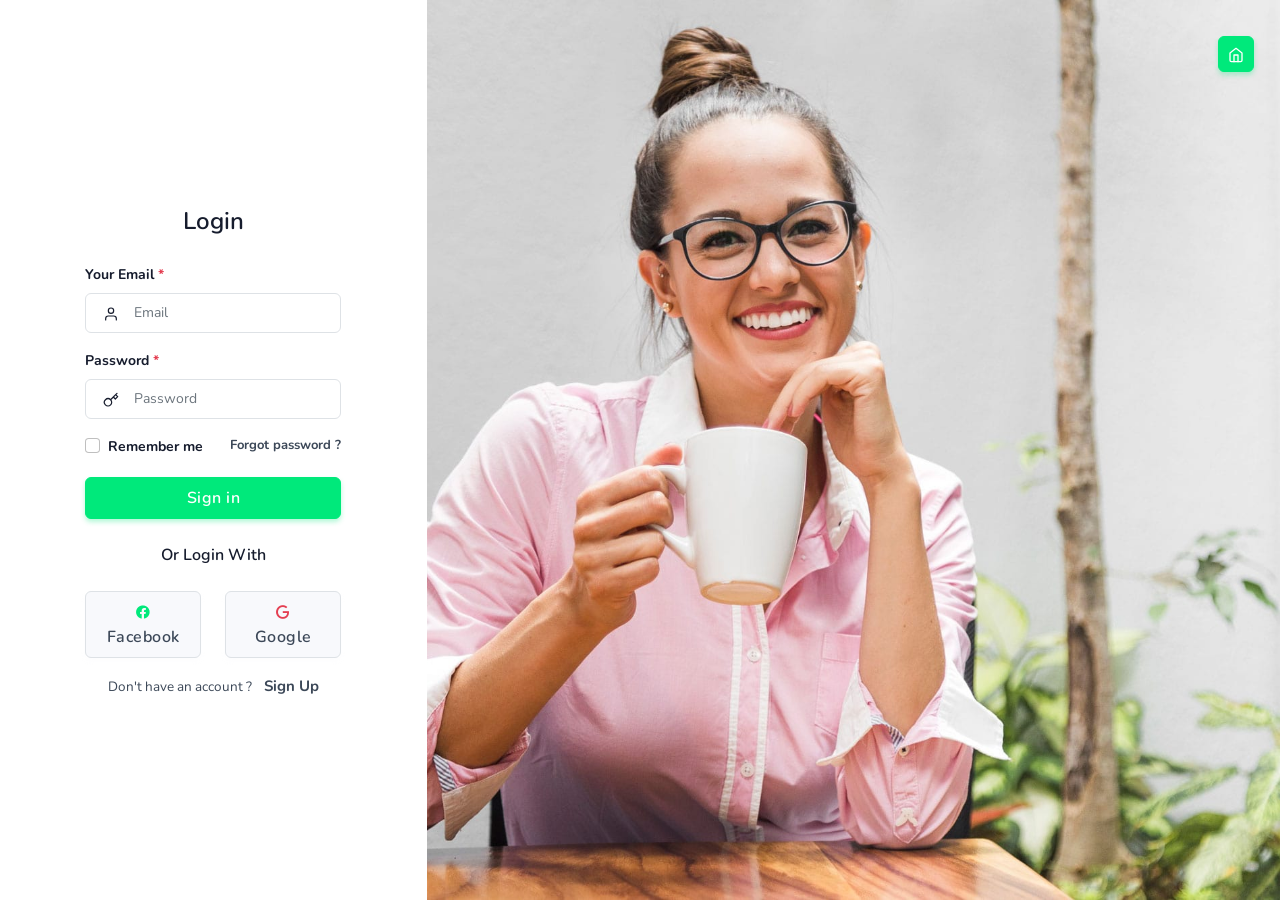
<file: login.html>
<!DOCTYPE html>
<html lang="en">

<head>
    <meta charset="utf-8" />
    <title>Efiwe - Login</title>
    <meta name="viewport" content="width=device-width, initial-scale=1.0">
    <meta name="description" content="Premium Bootstrap 5 Landing Page Template" />
    <meta name="keywords" content="Saas, Software, multi-uses, HTML, Clean, Modern" />
    <meta name="author" content="Shreethemes" />
    <meta name="email" content="shreethemes@gmail.com" />
    <meta name="website" content="http://shreethemes.in" />
    <meta name="Version" content="v3.0.0" />
    <!-- favicon -->
    <link rel="shortcut icon" href="images/favicon.ico">
    <!-- Bootstrap -->
    <link href="css/bootstrap.min.css" rel="stylesheet" type="text/css" />
    <!-- Icons -->
    <link href="css/materialdesignicons.min.css" rel="stylesheet" type="text/css" />
    <link rel="stylesheet" href="https://unicons.iconscout.com/release/v3.0.6/css/line.css">
    <!-- Slider -->
    <link rel="stylesheet" href="css/tiny-slider.css" />
    <!-- Main Css -->
    <link href="css/style.css" rel="stylesheet" type="text/css" id="theme-opt" />
    <link href="css/colors/default.css" rel="stylesheet" id="color-opt">
</head>

<body>
    <!-- Loader -->
    <div id="preloader">
        <div id="status">
            <div class="spinner">
                <div class="double-bounce1"></div>
                <div class="double-bounce2"></div>
            </div>
        </div>
    </div>
    <!-- Loader -->

    <div class="back-to-home rounded d-none d-sm-block">
        <a href="index.html" class="btn btn-icon btn-primary"><i data-feather="home" class="icons"></i></a>
    </div>

    <!-- Hero Start -->
    <section class="cover-user bg-white">
        <div class="container-fluid px-0">
            <div class="row g-0 position-relative">
                <div class="col-lg-4 cover-my-30 order-2">
                    <div class="cover-user-img d-flex align-items-center">
                        <div class="row">
                            <div class="col-12">
                                <div class="card login-page border-0" style="z-index: 1">
                                    <div class="card-body p-0">
                                        <h4 class="card-title text-center">Login</h4>
                                        <form class="login-form mt-4">
                                            <div class="row">
                                                <div class="col-lg-12">
                                                    <div class="mb-3">
                                                        <label class="form-label">Your Email <span class="text-danger">*</span></label>
                                                        <div class="form-icon position-relative">
                                                            <i data-feather="user" class="fea icon-sm icons"></i>
                                                            <input type="email" class="form-control ps-5" placeholder="Email" name="email" required="">
                                                        </div>
                                                    </div>
                                                </div>
                                                <!--end col-->

                                                <div class="col-lg-12">
                                                    <div class="mb-3">
                                                        <label class="form-label">Password <span class="text-danger">*</span></label>
                                                        <div class="form-icon position-relative">
                                                            <i data-feather="key" class="fea icon-sm icons"></i>
                                                            <input type="password" class="form-control ps-5" placeholder="Password" required="">
                                                        </div>
                                                    </div>
                                                </div>
                                                <!--end col-->

                                                <div class="col-lg-12">
                                                    <div class="d-flex justify-content-between">
                                                        <div class="mb-3">
                                                            <div class="form-check">
                                                                <input class="form-check-input" type="checkbox" value="" id="flexCheckDefault">
                                                                <label class="form-check-label" for="flexCheckDefault">Remember me</label>
                                                            </div>
                                                        </div>
                                                        <p class="forgot-pass mb-0"><a href="re-password.html" class="text-dark fw-bold">Forgot password ?</a></p>
                                                    </div>
                                                </div>
                                                <!--end col-->

                                                <div class="col-lg-12 mb-0">
                                                    <div class="d-grid">
                                                        <button class="btn btn-primary">Sign in</button>
                                                    </div>
                                                </div>
                                                <!--end col-->

                                                <div class="col-lg-12 mt-4 text-center">
                                                    <h6>Or Login With</h6>
                                                    <div class="row">
                                                        <div class="col-6 mt-3">
                                                            <div class="d-grid">
                                                                <a href="javascript:void(0)" class="btn btn-light"><i class="mdi mdi-facebook text-primary"></i> Facebook</a>
                                                            </div>
                                                        </div>
                                                        <!--end col-->

                                                        <div class="col-6 mt-3">
                                                            <div class="d-grid">
                                                                <a href="javascript:void(0)" class="btn btn-light"><i class="mdi mdi-google text-danger"></i> Google</a>
                                                            </div>
                                                        </div>
                                                        <!--end col-->
                                                    </div>
                                                </div>
                                                <!--end col-->

                                                <div class="col-12 text-center">
                                                    <p class="mb-0 mt-3"><small class="text-dark me-2">Don't have an account ?</small> <a href="survey-signup.html" class="text-dark fw-bold">Sign Up</a></p>
                                                </div>
                                                <!--end col-->
                                            </div>
                                            <!--end row-->
                                        </form>
                                    </div>
                                </div>
                            </div>
                            <!--end col-->
                        </div>
                        <!--end row-->
                    </div>
                    <!-- end about detail -->
                </div>
                <!-- end col -->

                <div class="col-lg-8 offset-lg-4 padding-less img order-1" style="background-image:url('images/user/01.jpg')" data-jarallax='{"speed": 0.5}'></div>
                <!-- end col -->
            </div>
            <!--end row-->
        </div>
        <!--end container fluid-->
    </section>
    <!--end section-->
    <!-- Hero End -->



    <!-- javascript -->
    <script src="js/bootstrap.bundle.min.js"></script>
    <!-- Icons -->
    <script src="js/feather.min.js"></script>
    <!-- Main Js -->
    <script src="js/plugins.init.js"></script>
    <!--Note: All init js like tiny slider, counter, countdown, maintenance, lightbox, gallery, swiper slider, aos animation etc.-->
    <script src="js/app.js"></script>
    <!--Note: All important javascript like page loader, menu, sticky menu, menu-toggler, one page menu etc. -->
</body>

</html>
</file>
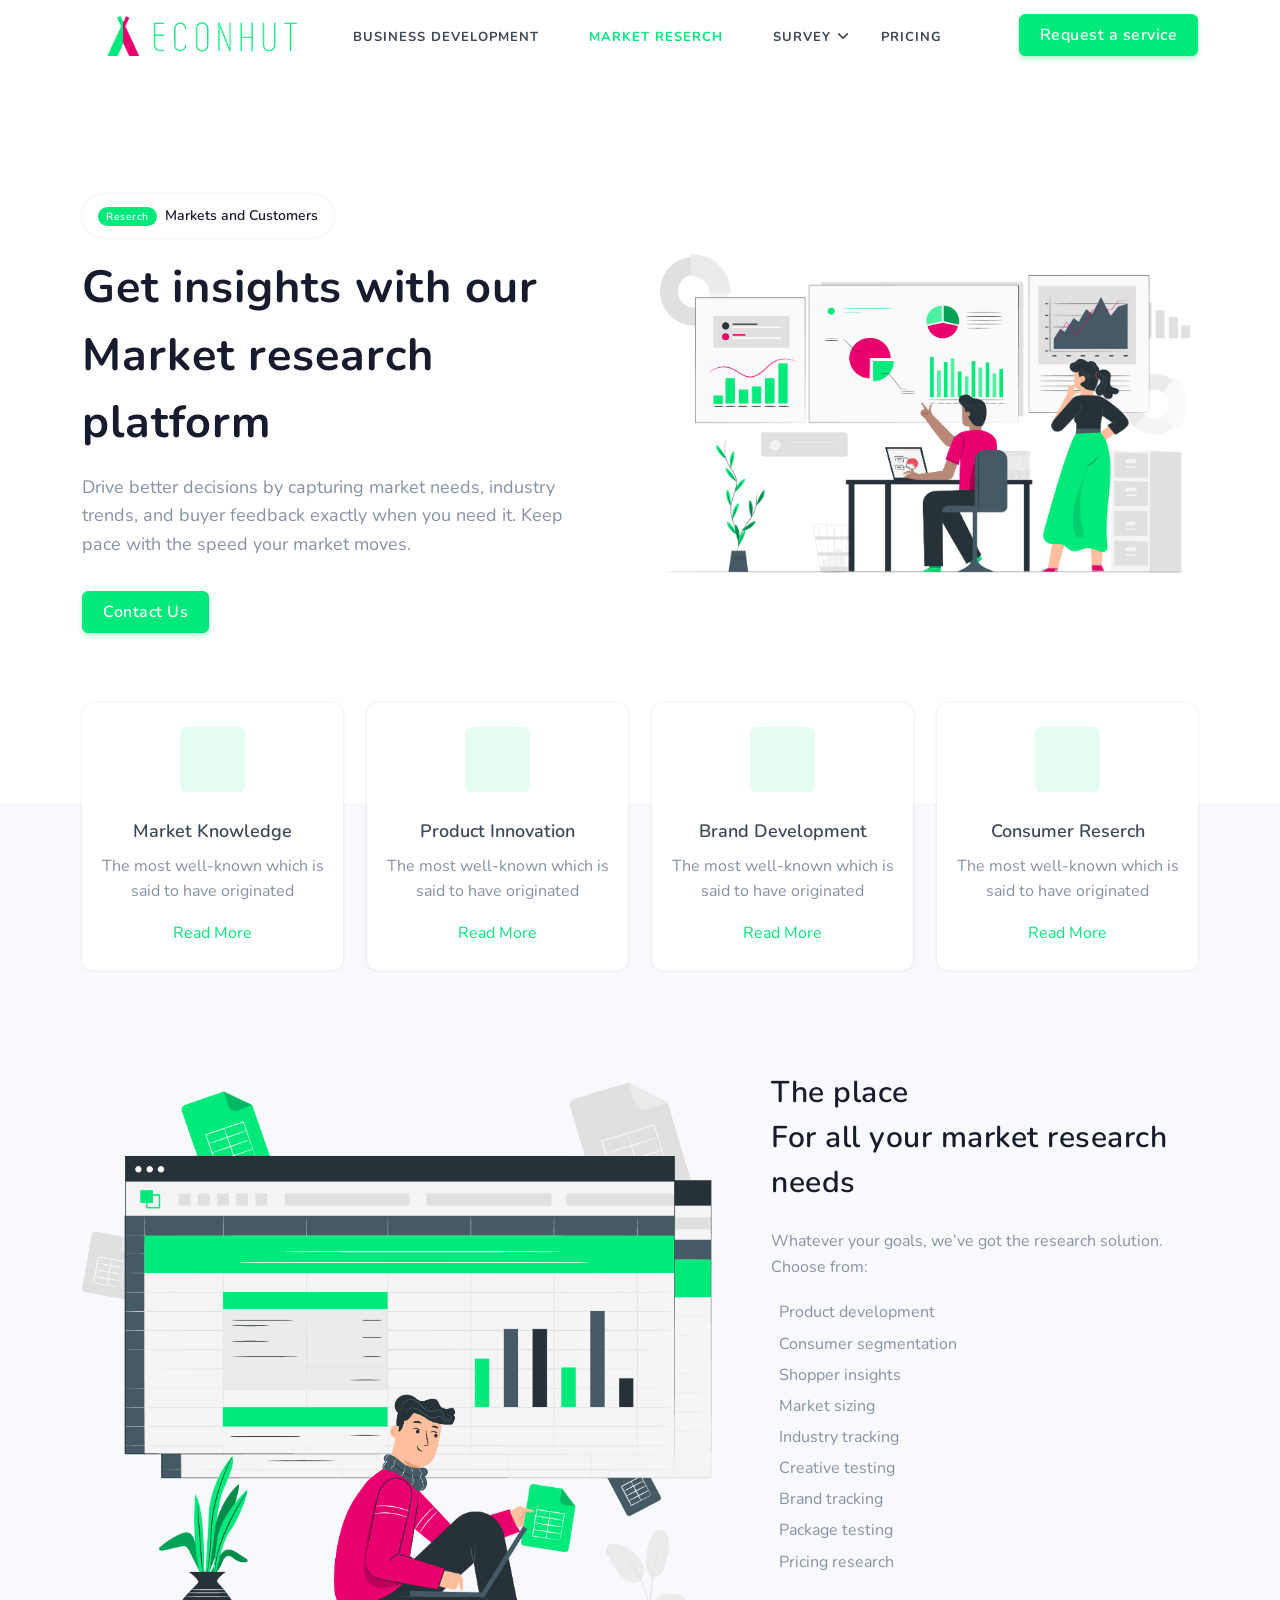
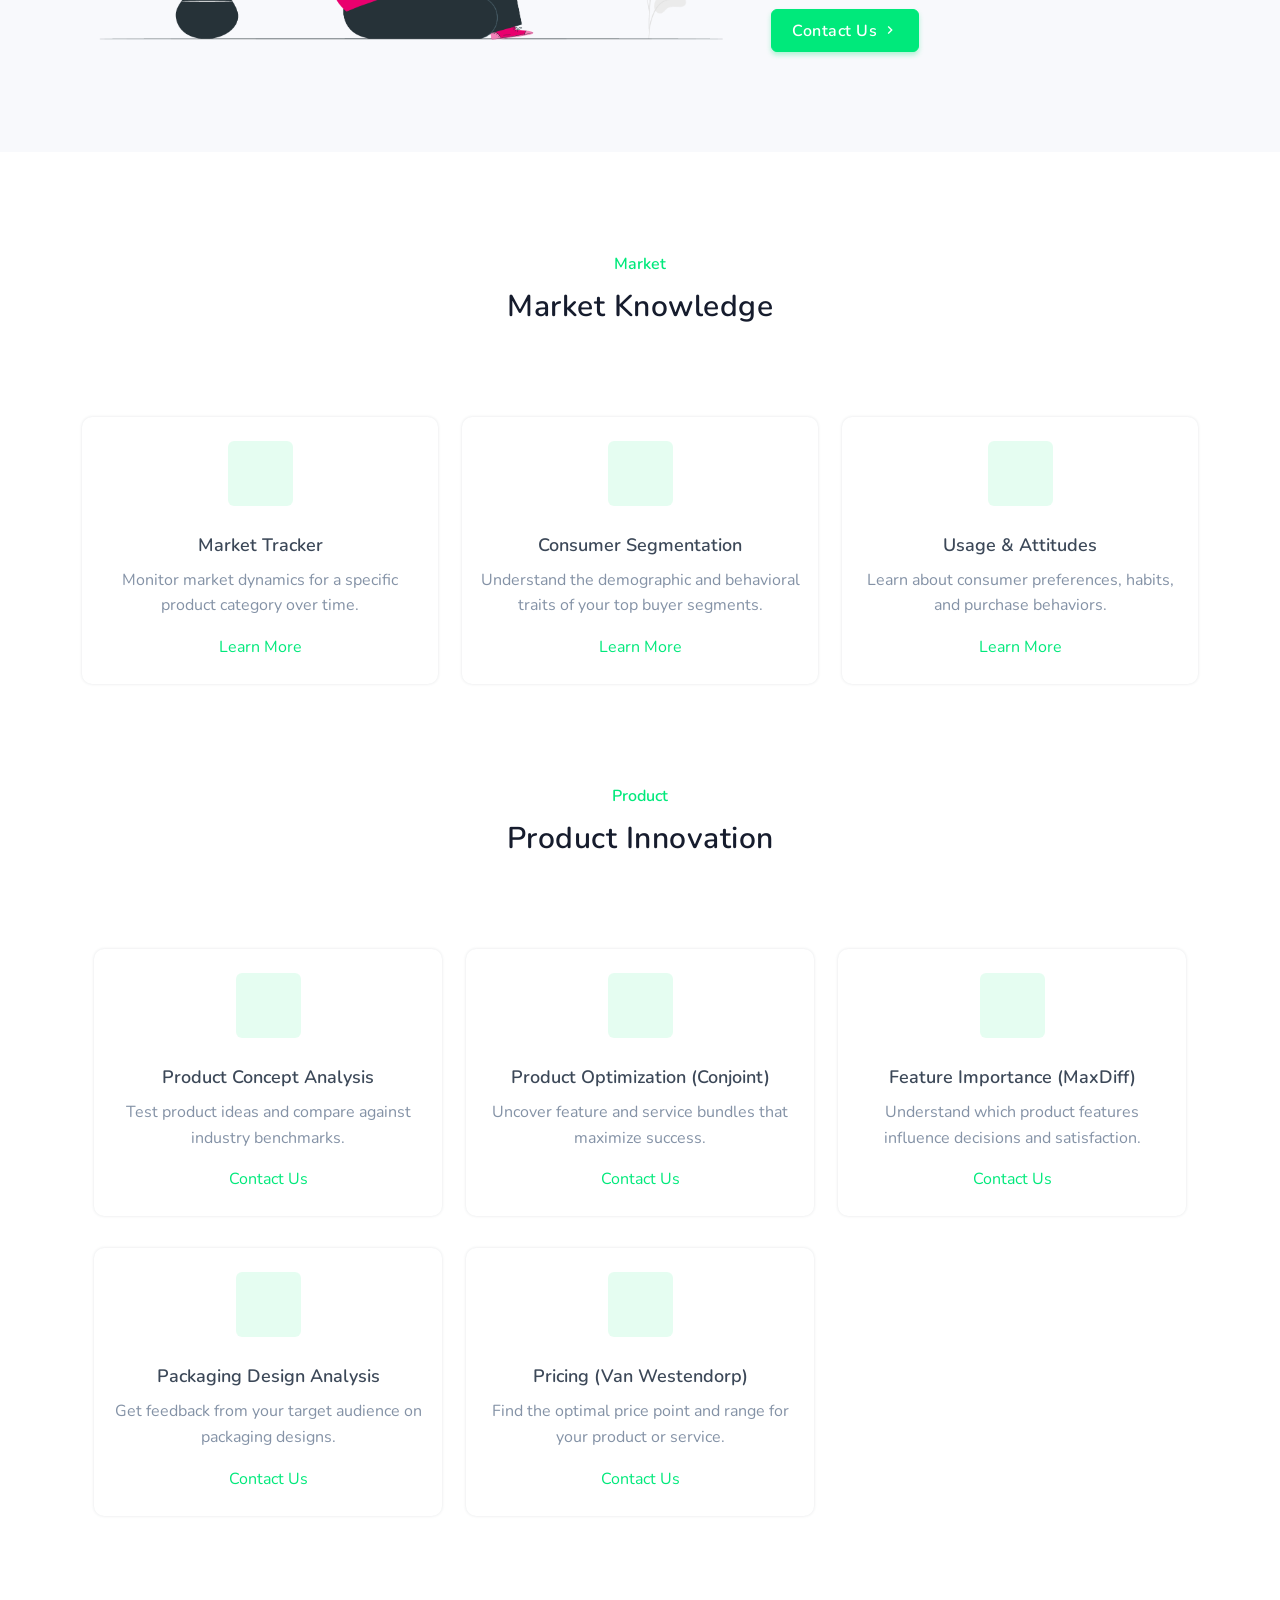
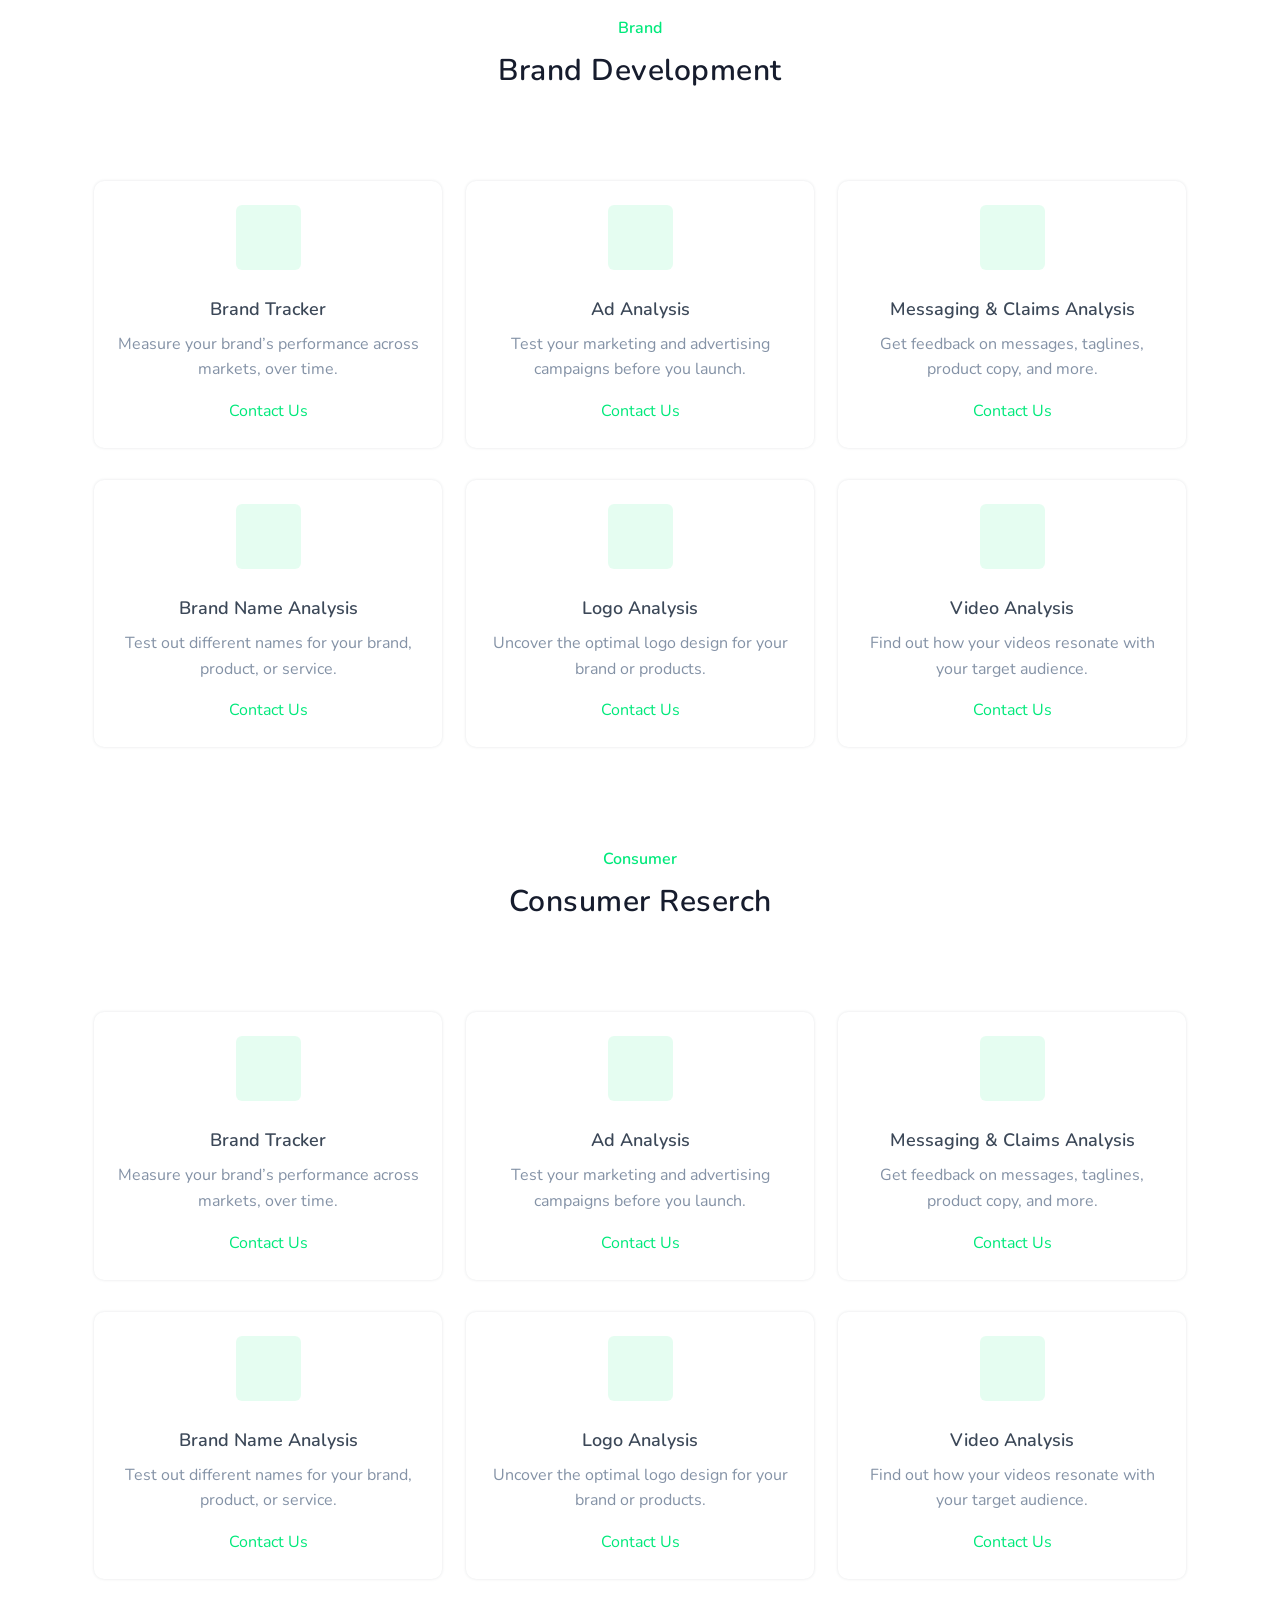
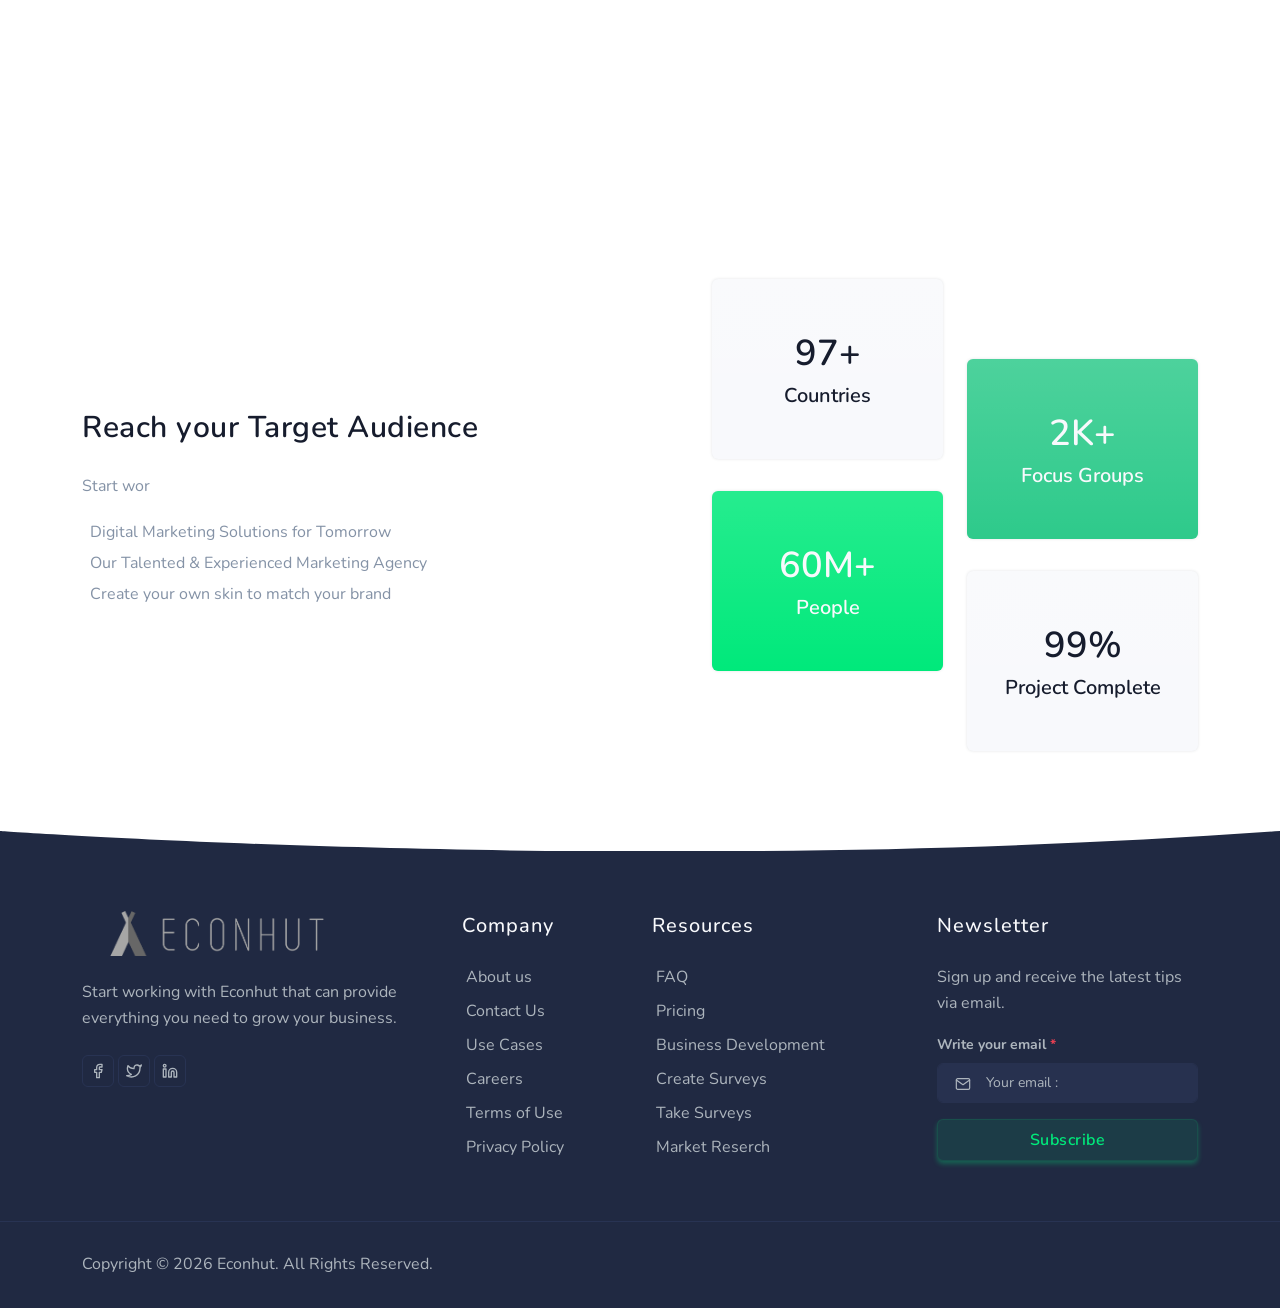
<file: market-research.html>
<!DOCTYPE html>
<html lang="en">

<head>
    <meta charset="utf-8" />
    <title>Econhut - Market Reserch</title>
    <meta name="viewport" content="width=device-width, initial-scale=1.0">
    <meta name="description" content="Offering Business Development, Market Reserch, and Survey services in Africa" />
    <meta name="keywords" content="Business development, Market Reserch, Surveys" />
    <meta name="author" content="Econhut" />
    <meta name="email" content="hello@econhut.com" />
    <meta name="website" content="https://econhut.com" />
    <meta name="Version" content="v1.0" />
    <!-- favicon -->
    <link rel="shortcut icon" href="images\Images\favicon.ico">
    <!-- Bootstrap -->
    <link href="css/bootstrap.min.css" rel="stylesheet" type="text/css" />
    <!-- Icons -->
    <link href="css/materialdesignicons.min.css" rel="stylesheet" type="text/css" />
    <link rel="stylesheet" href="https://unicons.iconscout.com/release/v3.0.6/css/line.css">
    <!-- Slider -->
    <link rel="stylesheet" href="css/tiny-slider.css" />
    <!-- Main Css -->
    <link href="css/style.css" rel="stylesheet" type="text/css" id="theme-opt" />
    <link href="css/colors/default.css" rel="stylesheet" id="color-opt">

</head>

<body>
    <!-- Loader -->
    <div id="preloader">
        <div id="status">
            <div class="spinner">
                <div class="double-bounce1"></div>
                <div class="double-bounce2"></div>
            </div>
        </div>
    </div>
    <!-- Loader -->

    <!-- Navbar STart -->
    <header id="topnav" class="defaultscroll sticky">
        <div class="container">
            <!-- Logo container-->
            <a class="logo" href="index.html">
                <img src="images\Images\econhut logo light.png" height="40" class="logo-light-mode" alt="">
                <img src="images\Images\econhut logo light.png" height="40" class="logo-dark-mode" alt="">
            </a>
            <div class="buy-button">
                <a href="index.html" data-bs-toggle="modal" data-bs-target="#ContactForm" class="btn btn-primary">Request a service</a>
                </a>
            </div>
            <!--end button-->
            <!-- End Logo container-->
            <div class="menu-extras">
                <div class="menu-item">
                    <!-- Mobile menu toggle-->
                    <a class="navbar-toggle" id="isToggle" onclick="toggleMenu()">
                        <div class="lines">
                            <span></span>
                            <span></span>
                            <span></span>
                        </div>
                    </a>
                    <!-- End mobile menu toggle-->
                </div>
            </div>

            <div id="navigation">
                <!-- Navigation Menu-->
                <ul class="navigation-menu">
                    <li><a href="business-development.html" class="sub-menu-item">Business Development</a></li>

                    <li><a href="market-research.html" class="sub-menu-item">Market Reserch</a></li>

                    <li class="has-submenu parent-menu-item">
                        <a href="javascript:void(0)">Survey</a><span class="menu-arrow"></span>
                        <ul class="submenu">
                            <li><a href="survey-client.html" class="sub-menu-item">Create A Survey</a></li>
                            <li><a href="customer-survey.html" class="sub-menu-item">Take A Survey</a></li>
                        </ul>
                    </li>

                    <li><a href="pricing.html" class="sub-menu-item">Pricing</a></li>

                </ul>
                <!--end navigation menu-->
                <div class="buy-menu-btn d-none">
                    <a href="index.html" data-bs-toggle="modal" data-bs-target="#ContactForm" class="btn btn-primary">Request a service</a>
                </div>
                <!--end login button-->
            </div>
            <!--end navigation-->
        </div>
        <!--end container-->
    </header>
    <!--end header-->
    <!-- Navbar End -->

    <!-- Hero Start -->
    <section class="bg-half-170 d-table w-100">
        <div class="container">
            <div class="row mt-4 align-items-center">
                <div class="col-lg-6 col-md-6">
                    <div class="title-heading me-lg-4">
                        <div class="alert alert-white alert-pills shadow" role="alert">
                            <span class="badge rounded-pill bg-primary me-1">Reserch</span>
                            <span class="content">Markets and Customers</span>
                        </div>
                        <h1 class="heading fw-bold mb-3">Get insights with our <br> Market research platform</h1>
                        <p class="para-desc text-muted">Drive better decisions by capturing market needs, industry trends, and buyer feedback exactly when you need it. Keep pace with the speed your market moves.</p>
                        <div class="mt-4">
                            <a href="page-contact-one.html" class="btn btn-primary mt-2 me-2"> Contact Us</a>
                        </div>
                    </div>
                </div>
                <!--end col-->

                <div class="col-lg-6 mt-5 pt-2 mt-lg-0 pt-lg-0">
                    <div class="px-2 position-relative">
                        <img src="images\Images\Section 2.png" class="img-fluid mx-auto d-block" alt="">
                    </div>
                </div>
                <!--end col-->
            </div>
            <!--end row-->
        </div>
        <!--end container-->
    </section>
    <!--end section-->
    <!-- Hero End -->

    <!-- FEATURES START -->
    <section class="section bg-light">
        <div class="container">
            <div class="row justify-content-center">
                <div class="col-lg-12">
                    <div class="features-absolute">
                        <div class="row">
                            <div class="col-lg-3 col-md-6 col-12">
                                <div class="card features feature-clean explore-feature p-4 px-md-3 border-0 rounded-md shadow text-center">
                                    <div class="icons text-primary text-center mx-auto">
                                        <i class="uil uil-airplay d-block rounded h3 mb-0"></i>
                                    </div>

                                    <div class="card-body p-0 content">
                                        <h5 class="mt-4"><a href="#market" class="title text-dark">Market Knowledge</a></h5>
                                        <p class="text-muted">The most well-known which is said to have originated</p>

                                        <a href="javascript:void(0)" class="text-primary">Read More <i class="uil uil-angle-right-b align-middle"></i></a>
                                    </div>
                                </div>
                            </div>
                            <!--end col-->

                            <div class="col-lg-3 col-md-6 col-12 mt-4 mt-md-0 pt-2 pt-md-0">
                                <div class="card features feature-clean explore-feature p-4 px-md-3 border-0 rounded-md shadow text-center">
                                    <div class="icons text-primary text-center mx-auto">
                                        <i class="uil uil-clipboard-alt d-block rounded h3 mb-0"></i>
                                    </div>

                                    <div class="card-body p-0 content">
                                        <h5 class="mt-4"><a href="#product" class="title text-dark">Product Innovation</a></h5>
                                        <p class="text-muted">The most well-known which is said to have originated</p>

                                        <a href="javascript:void(0)" class="text-primary">Read More <i class="uil uil-angle-right-b align-middle"></i></a>
                                    </div>
                                </div>
                            </div>
                            <!--end col-->

                            <div class="col-lg-3 col-md-6 col-12 mt-4 mt-lg-0 pt-2 pt-lg-0">
                                <div class="card features feature-clean explore-feature p-4 px-md-3 border-0 rounded-md shadow text-center">
                                    <div class="icons text-primary text-center mx-auto">
                                        <i class="uil uil-credit-card-search d-block rounded h3 mb-0"></i>
                                    </div>

                                    <div class="card-body p-0 content">
                                        <h5 class="mt-4"><a href="#brand" class="title text-dark">Brand Development</a></h5>
                                        <p class="text-muted">The most well-known which is said to have originated</p>

                                        <a href="javascript:void(0)" class="text-primary">Read More <i class="uil uil-angle-right-b align-middle"></i></a>
                                    </div>
                                </div>
                            </div>
                            <!--end col-->

                            <div class="col-lg-3 col-md-6 col-12 mt-4 mt-lg-0 pt-2 pt-lg-0">
                                <div class="card features feature-clean explore-feature p-4 px-md-3 border-0 rounded-md shadow text-center">
                                    <div class="icons text-primary text-center mx-auto">
                                        <i class="uil uil-ruler-combined d-block rounded h3 mb-0"></i>
                                    </div>

                                    <div class="card-body p-0 content">
                                        <h5 class="mt-4"><a href="#customer" class="title text-dark">Consumer Reserch</a></h5>
                                        <p class="text-muted">The most well-known which is said to have originated</p>

                                        <a href="javascript:void(0)" class="text-primary">Read More <i class="uil uil-angle-right-b align-middle"></i></a>
                                    </div>
                                </div>
                            </div>
                            <!--end col-->
                        </div>
                    </div>
                </div>
            </div>
            <!--end row-->
        </div>
        <!--end container-->

        <div class="container mt-100 mt-60">
            <div class="row align-items-center">
                <div class="col-lg-7 col-md-7 mt-4 pt-2 mt-sm-0 pt-sm-0">
                    <div class="position-relative">
                        <img src="images\Images\sheet.png" class="img-fluid mx-auto" alt="">
                    </div>
                </div>
                <!--end col-->

                <div class="col-lg-5 col-md-5 mt-4 pt-2 mt-sm-0 pt-sm-0">
                    <div class="section-title ms-lg-4">
                        <h4 class="title mb-4">The place <br> For all your market research needs </h4>
                        <p class="text-muted">Whatever your goals, we’ve got the research solution. <br>Choose from:</p>
                        <ul class="list-unstyled text-muted">
                            <li class="mb-0"><span class="text-primary h5 me-2"><i class="uil uil-check-circle align-middle"></i></span>Product development</li>
                            <li class="mb-0"><span class="text-primary h5 me-2"><i class="uil uil-check-circle align-middle"></i></span>Consumer segmentation</li>
                            <li class="mb-0"><span class="text-primary h5 me-2"><i class="uil uil-check-circle align-middle"></i></span>Shopper insights</li>
                            <li class="mb-0"><span class="text-primary h5 me-2"><i class="uil uil-check-circle align-middle"></i></span>Market sizing</li>
                            <li class="mb-0"><span class="text-primary h5 me-2"><i class="uil uil-check-circle align-middle"></i></span>Industry tracking</li>
                            <li class="mb-0"><span class="text-primary h5 me-2"><i class="uil uil-check-circle align-middle"></i></span>Creative testing</li>
                            <li class="mb-0"><span class="text-primary h5 me-2"><i class="uil uil-check-circle align-middle"></i></span>Brand tracking</li>
                            <li class="mb-0"><span class="text-primary h5 me-2"><i class="uil uil-check-circle align-middle"></i></span>Package testing</li>
                            <li class="mb-0"><span class="text-primary h5 me-2"><i class="uil uil-check-circle align-middle"></i></span>Pricing research</li>
                        </ul>
                        <a href="javascript:void(0)" class="btn btn-primary mt-3">Contact Us <i class="mdi mdi-chevron-right"></i></a>
                    </div>
                </div>
                <!--end col-->
            </div>
            <!--end row-->
        </div>
        <!--end container-->
    </section>
    <!--end section-->

    <section id="market" class="section">

        <div class="container">
            <div class="row justify-content-center">
                <div class="col-12 text-center">
                    <div class="section-title mb-4 pb-2">
                        <h6 class="text-primary">Market</h6>
                        <h4 class="title mb-4">Market Knowledge</h4>
                    </div>
                </div>
                <!--end col-->
            </div>
            <!--end row-->

            <div class="row">
                <div class="col-lg-4 col-md-6 col-12 mt-4 pt-2">
                    <div class="card features feature-clean explore-feature p-4 px-md-3 border-0 rounded-md shadow text-center">
                        <div class="icons text-primary text-center mx-auto">
                            <i class="uil uil-airplay d-block rounded h3 mb-0"></i>
                        </div>

                        <div class="card-body p-0 content">
                            <h5 class="mt-4"><a href="javascript:void(0)" class="title text-dark">Market Tracker</a></h5>
                            <p class="text-muted">Monitor market dynamics for a specific product category over time.</p>

                            <a href="javascript:void(0)" class="text-primary">Learn More <i class="uil uil-angle-right-b align-middle"></i></a>
                        </div>
                    </div>
                </div>
                <!--end col-->

                <div class="col-lg-4 col-md-6 col-12 mt-4 pt-2">
                    <div class="card features feature-clean explore-feature p-4 px-md-3 border-0 rounded-md shadow text-center">
                        <div class="icons text-primary text-center mx-auto">
                            <i class="uil uil-clipboard-alt d-block rounded h3 mb-0"></i>
                        </div>

                        <div class="card-body p-0 content">
                            <h5 class="mt-4"><a href="javascript:void(0)" class="title text-dark">Consumer Segmentation</a></h5>
                            <p class="text-muted">Understand the demographic and behavioral traits of your top buyer segments.</p>

                            <a href="javascript:void(0)" class="text-primary">Learn More <i class="uil uil-angle-right-b align-middle"></i></a>
                        </div>
                    </div>
                </div>
                <!--end col-->

                <div class="col-lg-4 col-md-6 col-12 mt-4 pt-2">
                    <div class="card features feature-clean explore-feature p-4 px-md-3 border-0 rounded-md shadow text-center">
                        <div class="icons text-primary text-center mx-auto">
                            <i class="uil uil-credit-card-search d-block rounded h3 mb-0"></i>
                        </div>

                        <div class="card-body p-0 content">
                            <h5 class="mt-4"><a href="javascript:void(0)" class="title text-dark">Usage & Attitudes</a></h5>
                            <p class="text-muted">Learn about consumer preferences, habits, and purchase behaviors.</p>

                            <a href="javascript:void(0)" class="text-primary">Learn More <i class="uil uil-angle-right-b align-middle"></i></a>
                        </div>
                    </div>
                </div>
                <!--end col-->


            </div>
            <!--end row-->
        </div>
        <!--end container-->

    </section>
    <!--end section-->


    <!-- Start -->
    <section id="product" class="section bg-white pt-0">
        <div class="container">
            <div class="container">
                <div class="row justify-content-center">
                    <div class="col-12 text-center">
                        <div class="section-title mb-4 pb-2">
                            <h6 class="text-primary">Product</h6>
                            <h4 class="title mb-4">Product Innovation</h4>
                        </div>
                    </div>
                    <!--end col-->
                </div>
                <!--end row-->

                <div class="row">
                    <div class="col-lg-4 col-md-6 col-12 mt-4 pt-2">
                        <div class="card features feature-clean explore-feature p-4 px-md-3 border-0 rounded-md shadow text-center">
                            <div class="icons text-primary text-center mx-auto">
                                <i class="uil uil-airplay d-block rounded h3 mb-0"></i>
                            </div>

                            <div class="card-body p-0 content">
                                <h5 class="mt-4"><a href="javascript:void(0)" class="title text-dark">Product Concept Analysis</a></h5>
                                <p class="text-muted">Test product ideas and compare against industry benchmarks.</p>

                                <a href="javascript:void(0)" class="text-primary">Contact Us <i class="uil uil-angle-right-b align-middle"></i></a>
                            </div>
                        </div>
                    </div>
                    <!--end col-->

                    <div class="col-lg-4 col-md-6 col-12 mt-4 pt-2">
                        <div class="card features feature-clean explore-feature p-4 px-md-3 border-0 rounded-md shadow text-center">
                            <div class="icons text-primary text-center mx-auto">
                                <i class="uil uil-clipboard-alt d-block rounded h3 mb-0"></i>
                            </div>

                            <div class="card-body p-0 content">
                                <h5 class="mt-4"><a href="javascript:void(0)" class="title text-dark">Product Optimization (Conjoint)</a></h5>
                                <p class="text-muted">Uncover feature and service bundles that maximize success.</p>

                                <a href="javascript:void(0)" class="text-primary">Contact Us <i class="uil uil-angle-right-b align-middle"></i></a>
                            </div>
                        </div>
                    </div>
                    <!--end col-->

                    <div class="col-lg-4 col-md-6 col-12 mt-4 pt-2">
                        <div class="card features feature-clean explore-feature p-4 px-md-3 border-0 rounded-md shadow text-center">
                            <div class="icons text-primary text-center mx-auto">
                                <i class="uil uil-credit-card-search d-block rounded h3 mb-0"></i>
                            </div>

                            <div class="card-body p-0 content">
                                <h5 class="mt-4"><a href="javascript:void(0)" class="title text-dark">Feature Importance (MaxDiff)</a></h5>
                                <p class="text-muted">Understand which product features influence decisions and satisfaction.</p>

                                <a href="javascript:void(0)" class="text-primary">Contact Us <i class="uil uil-angle-right-b align-middle"></i></a>
                            </div>
                        </div>
                    </div>
                    <!--end col-->

                    <div class="col-lg-4 col-md-6 col-12 mt-4 pt-2">
                        <div class="card features feature-clean explore-feature p-4 px-md-3 border-0 rounded-md shadow text-center">
                            <div class="icons text-primary text-center mx-auto">
                                <i class="uil uil-ruler-combined d-block rounded h3 mb-0"></i>
                            </div>

                            <div class="card-body p-0 content">
                                <h5 class="mt-4"><a href="javascript:void(0)" class="title text-dark">Packaging Design Analysis</a></h5>
                                <p class="text-muted">Get feedback from your target audience on packaging designs.</p>

                                <a href="javascript:void(0)" class="text-primary">Contact Us <i class="uil uil-angle-right-b align-middle"></i></a>
                            </div>
                        </div>
                    </div>
                    <!--end col-->

                    <div class="col-lg-4 col-md-6 col-12 mt-4 pt-2">
                        <div class="card features feature-clean explore-feature p-4 px-md-3 border-0 rounded-md shadow text-center">
                            <div class="icons text-primary text-center mx-auto">
                                <i class="uil uil-exposure-alt d-block rounded h3 mb-0"></i>
                            </div>

                            <div class="card-body p-0 content">
                                <h5 class="mt-4"><a href="javascript:void(0)" class="title text-dark">Pricing (Van Westendorp)</a></h5>
                                <p class="text-muted">Find the optimal price point and range for your product or service.</p>

                                <a href="javascript:void(0)" class="text-primary">Contact Us <i class="uil uil-angle-right-b align-middle"></i></a>
                            </div>
                        </div>
                    </div>
                    <!--end col-->
                </div>
                <!--end row-->
            </div>
            <!--end container-->
        </div>
        <!--end container-->
    </section>
    <!--end section-->
    <!-- End -->


    <!-- Start -->
    <section id="brand" class="section bg-white pt-0">
        <div class="container">
            <div class="container">
                <div class="row justify-content-center">
                    <div class="col-12 text-center">
                        <div class="section-title mb-4 pb-2">
                            <h6 class="text-primary">Brand</h6>
                            <h4 class="title mb-4">Brand Development</h4>
                        </div>
                    </div>
                    <!--end col-->
                </div>
                <!--end row-->

                <div class="row">
                    <div class="col-lg-4 col-md-6 col-12 mt-4 pt-2">
                        <div class="card features feature-clean explore-feature p-4 px-md-3 border-0 rounded-md shadow text-center">
                            <div class="icons text-primary text-center mx-auto">
                                <i class="uil uil-airplay d-block rounded h3 mb-0"></i>
                            </div>

                            <div class="card-body p-0 content">
                                <h5 class="mt-4"><a href="javascript:void(0)" class="title text-dark">Brand Tracker</a></h5>
                                <p class="text-muted">Measure your brand’s performance across markets, over time.</p>

                                <a href="javascript:void(0)" class="text-primary">Contact Us <i class="uil uil-angle-right-b align-middle"></i></a>
                            </div>
                        </div>
                    </div>
                    <!--end col-->

                    <div class="col-lg-4 col-md-6 col-12 mt-4 pt-2">
                        <div class="card features feature-clean explore-feature p-4 px-md-3 border-0 rounded-md shadow text-center">
                            <div class="icons text-primary text-center mx-auto">
                                <i class="uil uil-clipboard-alt d-block rounded h3 mb-0"></i>
                            </div>

                            <div class="card-body p-0 content">
                                <h5 class="mt-4"><a href="javascript:void(0)" class="title text-dark">Ad Analysis</a></h5>
                                <p class="text-muted">Test your marketing and advertising campaigns before you launch.</p>

                                <a href="javascript:void(0)" class="text-primary">Contact Us <i class="uil uil-angle-right-b align-middle"></i></a>
                            </div>
                        </div>
                    </div>
                    <!--end col-->

                    <div class="col-lg-4 col-md-6 col-12 mt-4 pt-2">
                        <div class="card features feature-clean explore-feature p-4 px-md-3 border-0 rounded-md shadow text-center">
                            <div class="icons text-primary text-center mx-auto">
                                <i class="uil uil-credit-card-search d-block rounded h3 mb-0"></i>
                            </div>

                            <div class="card-body p-0 content">
                                <h5 class="mt-4"><a href="javascript:void(0)" class="title text-dark">Messaging & Claims Analysis</a></h5>
                                <p class="text-muted">Get feedback on messages, taglines, product copy, and more.</p>

                                <a href="javascript:void(0)" class="text-primary">Contact Us <i class="uil uil-angle-right-b align-middle"></i></a>
                            </div>
                        </div>
                    </div>
                    <!--end col-->

                    <div class="col-lg-4 col-md-6 col-12 mt-4 pt-2">
                        <div class="card features feature-clean explore-feature p-4 px-md-3 border-0 rounded-md shadow text-center">
                            <div class="icons text-primary text-center mx-auto">
                                <i class="uil uil-ruler-combined d-block rounded h3 mb-0"></i>
                            </div>

                            <div class="card-body p-0 content">
                                <h5 class="mt-4"><a href="javascript:void(0)" class="title text-dark">Brand Name Analysis</a></h5>
                                <p class="text-muted">Test out different names for your brand, product, or service.</p>

                                <a href="javascript:void(0)" class="text-primary">Contact Us <i class="uil uil-angle-right-b align-middle"></i></a>
                            </div>
                        </div>
                    </div>
                    <!--end col-->

                    <div class="col-lg-4 col-md-6 col-12 mt-4 pt-2">
                        <div class="card features feature-clean explore-feature p-4 px-md-3 border-0 rounded-md shadow text-center">
                            <div class="icons text-primary text-center mx-auto">
                                <i class="uil uil-exposure-alt d-block rounded h3 mb-0"></i>
                            </div>

                            <div class="card-body p-0 content">
                                <h5 class="mt-4"><a href="javascript:void(0)" class="title text-dark">Logo Analysis</a></h5>
                                <p class="text-muted">Uncover the optimal logo design for your brand or products.</p>

                                <a href="javascript:void(0)" class="text-primary">Contact Us <i class="uil uil-angle-right-b align-middle"></i></a>
                            </div>
                        </div>
                    </div>
                    <!--end col-->

                    <div class="col-lg-4 col-md-6 col-12 mt-4 pt-2">
                        <div class="card features feature-clean explore-feature p-4 px-md-3 border-0 rounded-md shadow text-center">
                            <div class="icons text-primary text-center mx-auto">
                                <i class="uil uil-exposure-alt d-block rounded h3 mb-0"></i>
                            </div>

                            <div class="card-body p-0 content">
                                <h5 class="mt-4"><a href="javascript:void(0)" class="title text-dark">Video Analysis</a></h5>
                                <p class="text-muted">Find out how your videos resonate with your target audience.</p>

                                <a href="javascript:void(0)" class="text-primary">Contact Us <i class="uil uil-angle-right-b align-middle"></i></a>
                            </div>
                        </div>
                    </div>
                    <!--end col-->
                </div>
                <!--end row-->
            </div>
            <!--end container-->
        </div>
        <!--end container-->
    </section>
    <!--end section-->
    <!-- End -->

    <!-- Start -->
    <section id="customer" class="section bg-white pt-0">
        <div class="container">
            <div class="container">
                <div class="row justify-content-center">
                    <div class="col-12 text-center">
                        <div class="section-title mb-4 pb-2">
                            <h6 class="text-primary">Consumer</h6>
                            <h4 class="title mb-4">Consumer Reserch</h4>
                        </div>
                    </div>
                    <!--end col-->
                </div>
                <!--end row-->

                <div class="row">
                    <div class="col-lg-4 col-md-6 col-12 mt-4 pt-2">
                        <div class="card features feature-clean explore-feature p-4 px-md-3 border-0 rounded-md shadow text-center">
                            <div class="icons text-primary text-center mx-auto">
                                <i class="uil uil-airplay d-block rounded h3 mb-0"></i>
                            </div>

                            <div class="card-body p-0 content">
                                <h5 class="mt-4"><a href="javascript:void(0)" class="title text-dark">Brand Tracker</a></h5>
                                <p class="text-muted">Measure your brand’s performance across markets, over time.</p>

                                <a href="javascript:void(0)" class="text-primary">Contact Us <i class="uil uil-angle-right-b align-middle"></i></a>
                            </div>
                        </div>
                    </div>
                    <!--end col-->

                    <div class="col-lg-4 col-md-6 col-12 mt-4 pt-2">
                        <div class="card features feature-clean explore-feature p-4 px-md-3 border-0 rounded-md shadow text-center">
                            <div class="icons text-primary text-center mx-auto">
                                <i class="uil uil-clipboard-alt d-block rounded h3 mb-0"></i>
                            </div>

                            <div class="card-body p-0 content">
                                <h5 class="mt-4"><a href="javascript:void(0)" class="title text-dark">Ad Analysis</a></h5>
                                <p class="text-muted">Test your marketing and advertising campaigns before you launch.</p>

                                <a href="javascript:void(0)" class="text-primary">Contact Us <i class="uil uil-angle-right-b align-middle"></i></a>
                            </div>
                        </div>
                    </div>
                    <!--end col-->

                    <div class="col-lg-4 col-md-6 col-12 mt-4 pt-2">
                        <div class="card features feature-clean explore-feature p-4 px-md-3 border-0 rounded-md shadow text-center">
                            <div class="icons text-primary text-center mx-auto">
                                <i class="uil uil-credit-card-search d-block rounded h3 mb-0"></i>
                            </div>

                            <div class="card-body p-0 content">
                                <h5 class="mt-4"><a href="javascript:void(0)" class="title text-dark">Messaging & Claims Analysis</a></h5>
                                <p class="text-muted">Get feedback on messages, taglines, product copy, and more.</p>

                                <a href="javascript:void(0)" class="text-primary">Contact Us <i class="uil uil-angle-right-b align-middle"></i></a>
                            </div>
                        </div>
                    </div>
                    <!--end col-->

                    <div class="col-lg-4 col-md-6 col-12 mt-4 pt-2">
                        <div class="card features feature-clean explore-feature p-4 px-md-3 border-0 rounded-md shadow text-center">
                            <div class="icons text-primary text-center mx-auto">
                                <i class="uil uil-ruler-combined d-block rounded h3 mb-0"></i>
                            </div>

                            <div class="card-body p-0 content">
                                <h5 class="mt-4"><a href="javascript:void(0)" class="title text-dark">Brand Name Analysis</a></h5>
                                <p class="text-muted">Test out different names for your brand, product, or service.</p>

                                <a href="javascript:void(0)" class="text-primary">Contact Us <i class="uil uil-angle-right-b align-middle"></i></a>
                            </div>
                        </div>
                    </div>
                    <!--end col-->

                    <div class="col-lg-4 col-md-6 col-12 mt-4 pt-2">
                        <div class="card features feature-clean explore-feature p-4 px-md-3 border-0 rounded-md shadow text-center">
                            <div class="icons text-primary text-center mx-auto">
                                <i class="uil uil-exposure-alt d-block rounded h3 mb-0"></i>
                            </div>

                            <div class="card-body p-0 content">
                                <h5 class="mt-4"><a href="javascript:void(0)" class="title text-dark">Logo Analysis</a></h5>
                                <p class="text-muted">Uncover the optimal logo design for your brand or products.</p>

                                <a href="javascript:void(0)" class="text-primary">Contact Us <i class="uil uil-angle-right-b align-middle"></i></a>
                            </div>
                        </div>
                    </div>
                    <!--end col-->

                    <div class="col-lg-4 col-md-6 col-12 mt-4 pt-2">
                        <div class="card features feature-clean explore-feature p-4 px-md-3 border-0 rounded-md shadow text-center">
                            <div class="icons text-primary text-center mx-auto">
                                <i class="uil uil-exposure-alt d-block rounded h3 mb-0"></i>
                            </div>

                            <div class="card-body p-0 content">
                                <h5 class="mt-4"><a href="javascript:void(0)" class="title text-dark">Video Analysis</a></h5>
                                <p class="text-muted">Find out how your videos resonate with your target audience.</p>

                                <a href="javascript:void(0)" class="text-primary">Contact Us <i class="uil uil-angle-right-b align-middle"></i></a>
                            </div>
                        </div>
                    </div>
                    <!--end col-->
                </div>
                <!--end row-->
            </div>
            <!--end container-->
        </div>
        <!--end container-->
    </section>
    <!--end section-->
    <!-- End -->


    <section class="section">

        <div class="container mt-100 mt-60">
            <div class="row align-items-center">
                <div class="col-lg-6">
                    <div class="section-title">
                        <h4 class="title mb-4">Reach your Target Audience</h4>
                        <p class="text-muted para-desc">Start wor</p>
                        <ul class="list-unstyled text-muted">
                            <li class="mb-0"><span class="text-primary h5 me-2"><i class="uil uil-check-circle align-middle"></i></span>Digital Marketing Solutions for Tomorrow</li>
                            <li class="mb-0"><span class="text-primary h5 me-2"><i class="uil uil-check-circle align-middle"></i></span>Our Talented & Experienced Marketing Agency</li>
                            <li class="mb-0"><span class="text-primary h5 me-2"><i class="uil uil-check-circle align-middle"></i></span>Create your own skin to match your brand</li>
                        </ul>
                    </div>
                </div>
                <!--end col-->

                <div class="col-lg-6">
                    <div class="row ms-lg-5" id="counter">
                        <div class="col-md-6 col-12">
                            <div class="row">
                                <div class="col-12 mt-4 mt-lg-0 pt-2 pt-lg-0">
                                    <div class="card counter-box border-0 bg-light bg-gradient shadow text-center rounded">
                                        <div class="card-body py-5">
                                            <h2 class="mb-0"><span class="counter-value" data-target="97">3</span>+</h2>
                                            <h5 class="counter-head mb-0">Countries</h5>
                                        </div>
                                    </div>
                                </div>
                                <!--end col-->

                                <div class="col-12 mt-4 pt-2">
                                    <div class="card counter-box border-0 bg-primary bg-gradient shadow text-center rounded">
                                        <div class="card-body py-5">
                                            <h2 class="text-light title-dark mb-0"><span class="counter-value" data-target="60">1</span>M+</h2>
                                            <h5 class="counter-head mb-0 title-dark text-light">People</h5>
                                        </div>
                                    </div>
                                </div>
                                <!--end col-->
                            </div>
                            <!--end Row-->
                        </div>
                        <!--end col-->

                        <div class="col-md-6 col-12">
                            <div class="row pt-lg-4 mt-lg-4">
                                <div class="col-12 mt-4 pt-2">
                                    <div class="card counter-box border-0 bg-success bg-gradient shadow text-center rounded">
                                        <div class="card-body py-5">
                                            <h2 class="text-light title-dark mb-0"><span class="counter-value" data-target="2">0</span>K+</h2>
                                            <h5 class="counter-head mb-0 title-dark text-light">Focus Groups</h5>
                                        </div>
                                    </div>
                                </div>
                                <!--end col-->

                                <div class="col-12 mt-4 pt-2">
                                    <div class="card counter-box border-0 bg-light bg-gradient shadow text-center rounded">
                                        <div class="card-body py-5">
                                            <h2 class="mb-0"><span class="counter-value" data-target="99">3</span>%</h2>
                                            <h5 class="counter-head mb-0">Project Complete</h5>
                                        </div>
                                    </div>
                                </div>
                                <!--end col-->
                            </div>
                            <!--end Row-->
                        </div>
                        <!--end col-->
                    </div>
                    <!--end Row-->
                </div>
                <!--end col-->
            </div>
            <!--end row-->
        </div>
        <!--end container-->
    </section>
    <!--end section-->

    <!-- Shape Start -->
    <div class="position-relative">
        <div class="shape overflow-hidden text-footer">
            <svg viewBox="0 0 2880 48" fill="none" xmlns="http://www.w3.org/2000/svg">
                    <path d="M0 48H1437.5H2880V0H2160C1442.5 52 720 0 720 0H0V48Z" fill="currentColor"></path>
                </svg>
        </div>
    </div>
    <!--Shape End-->

    <!-- Modals Start-->

    <div class="modal fade" id="ContactForm" tabindex="-1" role="dialog" aria-labelledby="exampleModalCenterTitle" aria-hidden="true">
        <div class="modal-dialog modal-dialog-centered" role="document">
            <div class="modal-content rounded shadow border-0">
                <div class="modal-header">
                    <h5 class="modal-title" id="exampleModalCenterTitle">Contact Us</h5>
                    <button type="button" class="btn-close" data-bs-dismiss="modal" aria-label="Close"></button>
                </div>
                <div class="modal-body">
                    <div class="container">
                        <div class="row">
                            <div class="">
                                <div class="card shadow rounded border-0">
                                    <div class="card-body py-5">
                                        <h4 class="card-title">Get In Touch !</h4>
                                        <div class="custom-form mt-3">
                                            <form method="post" name="myForm" onsubmit="return validateForm()">
                                                <p id="error-msg" class="mb-0"></p>
                                                <div id="simple-msg"></div>
                                                <div class="row">
                                                    <div class="col-md-6">
                                                        <div class="mb-3">
                                                            <label class="form-label">Your Name <span class="text-danger">*</span></label>
                                                            <div class="form-icon position-relative">
                                                                <i data-feather="user" class="fea icon-sm icons"></i>
                                                                <input name="name" id="name" type="text" class="form-control ps-5" placeholder="Name :">
                                                            </div>
                                                        </div>
                                                    </div>

                                                    <div class="col-md-6">
                                                        <div class="mb-3">
                                                            <label class="form-label">Your Email <span class="text-danger">*</span></label>
                                                            <div class="form-icon position-relative">
                                                                <i data-feather="mail" class="fea icon-sm icons"></i>
                                                                <input name="email" id="email" type="email" class="form-control ps-5" placeholder="Email :">
                                                            </div>
                                                        </div>
                                                    </div>
                                                    <!--end col-->

                                                    <div class="col-md-12">
                                                        <div class="mb-3">
                                                            <label class="form-label">Reasons / Categories :</label>
                                                            <select class="form-control custom-select" id="Sortbylist-Shop">
                                                                    <option>Categories</option>
                                                                    <option>General Question</option>
                                                                    <option>Bugs</option>
                                                                    <option>Remote</option>
                                                                </select>
                                                        </div>
                                                    </div>
                                                    <!--end col-->
                                                    <div class="col-12">
                                                        <div class="mb-3">
                                                            <label class="form-label">Subject</label>
                                                            <div class="form-icon position-relative">
                                                                <i data-feather="book" class="fea icon-sm icons"></i>
                                                                <input name="subject" id="subject" class="form-control ps-5" placeholder="subject :">
                                                            </div>
                                                        </div>
                                                    </div>
                                                    <!--end col-->

                                                    <div class="col-12">
                                                        <div class="mb-3">
                                                            <label class="form-label">Comments <span class="text-danger">*</span></label>
                                                            <div class="form-icon position-relative">
                                                                <i data-feather="message-circle" class="fea icon-sm icons clearfix"></i>
                                                                <textarea name="comments" id="comments" rows="4" class="form-control ps-5" placeholder="Message :"></textarea>
                                                            </div>
                                                        </div>
                                                    </div>
                                                </div>
                                                <div class="row">
                                                    <div class="col-12">
                                                        <div class="d-grid">
                                                            <button type="submit" id="submit" name="send" class="btn btn-primary">Send Message</button>
                                                        </div>
                                                    </div>
                                                    <!--end col-->
                                                </div>
                                                <!--end row-->
                                            </form>
                                        </div>
                                        <!--end custom-form-->
                                    </div>
                                </div>
                            </div>
                            <!--end col-->
                        </div>
                        <!--end row-->
                    </div>
                    <!--end container-->

                </div>
            </div>
        </div>
    </div>


    <!-- Modals End-->




    <!-- Footer Start -->
    <footer class="footer">
        <div class="container">
            <div class="row">
                <div class="col-lg-4 col-12 mb-0 mb-md-4 pb-0 pb-md-2">
                    <a href="#" class="logo-footer">
                        <img src="images\Images\econhut logo dark.png" height="45" alt="">
                    </a>
                    <p class="mt-4">Start working with Econhut that can provide everything you need to grow your business.</p>
                    <ul class="list-unstyled social-icon foot-social-icon mb-0 mt-4">
                        <li class="list-inline-item"><a href="javascript:void(0)" class="rounded"><i data-feather="facebook" class="fea icon-sm fea-social"></i></a></li>
                        <li class="list-inline-item"><a href="https://twitter.com/econhut" class="rounded"><i data-feather="twitter" class="fea icon-sm fea-social"></i></a></li>
                        <li class="list-inline-item"><a href="javascript:void(0)" class="rounded"><i data-feather="linkedin" class="fea icon-sm fea-social"></i></a></li>
                    </ul>
                    <!--end icon-->
                </div>
                <!--end col-->

                <div class="col-lg-2 col-md-4 col-12 mt-4 mt-sm-0 pt-2 pt-sm-0">
                    <h5 class="text-light footer-head">Company</h5>
                    <ul class="list-unstyled footer-list mt-4">
                        <li><a href="about-us.html" class="text-foot"><i class="uil uil-angle-right-b me-1"></i> About us</a></li>
                        <li><a href="contact-us.html" class="text-foot"><i class="uil uil-angle-right-b me-1"></i> Contact Us</a></li>
                        <li><a href="cases.html" class="text-foot"><i class="uil uil-angle-right-b me-1"></i> Use Cases</a></li>
                        <li><a href="careers.html" class="text-foot"><i class="uil uil-angle-right-b me-1"></i> Careers</a></li>
                        <li><a href="terms-of-use.html" class="text-foot"><i class="uil uil-angle-right-b me-1"></i> Terms of Use</a></li>
                        <li><a href="privacy-policy.html" class="text-foot"><i class="uil uil-angle-right-b me-1"></i> Privacy Policy</a></li>
                    </ul>
                </div>
                <!--end col-->

                <div class="col-lg-3 col-md-4 col-12 mt-4 mt-sm-0 pt-2 pt-sm-0">
                    <h5 class="text-light footer-head">Resources</h5>
                    <ul class="list-unstyled footer-list mt-4">
                        <li><a href="faqs.html" class="text-foot"><i class="uil uil-angle-right-b me-1"></i> FAQ</a></li>
                        <li><a href="pricing.html" class="text-foot"><i class="uil uil-angle-right-b me-1"></i> Pricing</a></li>
                        <li><a href="business-development.html" class="text-foot"><i class="uil uil-angle-right-b me-1"></i> Business Development</a></li>
                        <li><a href="survey-client.html" class="text-foot"><i class="uil uil-angle-right-b me-1"></i> Create Surveys</a></li>
                        <li><a href="customer-survey.html" class="text-foot"><i class="uil uil-angle-right-b me-1"></i> Take Surveys</a></li>
                        <li><a href="market-research.html" class="text-foot"><i class="uil uil-angle-right-b me-1"></i> Market Reserch</a></li>
                    </ul>
                </div>
                <!--end col-->

                <div class="col-lg-3 col-md-4 col-12 mt-4 mt-sm-0 pt-2 pt-sm-0">
                    <h5 class="text-light footer-head">Newsletter</h5>
                    <p class="mt-4">Sign up and receive the latest tips via email.</p>
                    <form>
                        <div class="row">
                            <div class="col-lg-12">
                                <div class="foot-subscribe mb-3">
                                    <label class="form-label">Write your email <span class="text-danger">*</span></label>
                                    <div class="form-icon position-relative">
                                        <i data-feather="mail" class="fea icon-sm icons"></i>
                                        <input type="email" name="email" id="emailsubscribe" class="form-control ps-5 rounded" placeholder="Your email : " required>
                                    </div>
                                </div>
                            </div>
                            <div class="col-lg-12">
                                <div class="d-grid">
                                    <input type="submit" id="submitsubscribe" name="send" class="btn btn-soft-primary" value="Subscribe">
                                </div>
                            </div>
                        </div>
                    </form>
                </div>
                <!--end col-->
            </div>
            <!--end row-->
        </div>
        <!--end container-->
    </footer>
    <!--end footer-->
    <footer class="footer footer-bar">
        <div class="container text-center">
            <div class="row align-items-center">
                <div class="col-sm-6">
                    <div class="text-sm-start">
                        <p class="mb-0">Copyright ©
                            <script>
                                document.write(new Date().getFullYear())
                            </script> Econhut. All Rights Reserved.</p>
                    </div>
                </div>
                <!--end col-->
            </div>
            <!--end row-->
        </div>
        <!--end container-->
    </footer>
    <!--end footer-->
    <!-- Footer End -->

    <!-- Back to top -->
    <a href="#" onclick="topFunction()" id="back-to-top" class="btn btn-icon btn-primary back-to-top"><i data-feather="arrow-up" class="icons"></i></a>
    <!-- Back to top -->



    <!-- javascript -->
    <script src="js/bootstrap.bundle.min.js"></script>
    <!-- SLIDER -->
    <script src="js/tiny-slider.js "></script>
    <script src="js/swiper.min.js"></script>
    <!-- Icons -->
    <script src="js/feather.min.js"></script>
    <!-- Main Js -->
    <script src="js/plugins.init.js"></script>
    <!--Note: All init js like tiny slider, counter, countdown, maintenance, lightbox, gallery, swiper slider, aos animation etc.-->
    <script src="js/app.js"></script>
    <!--Note: All important javascript like page loader, menu, sticky menu, menu-toggler, one page menu etc. -->
</body>

</html>
</file>
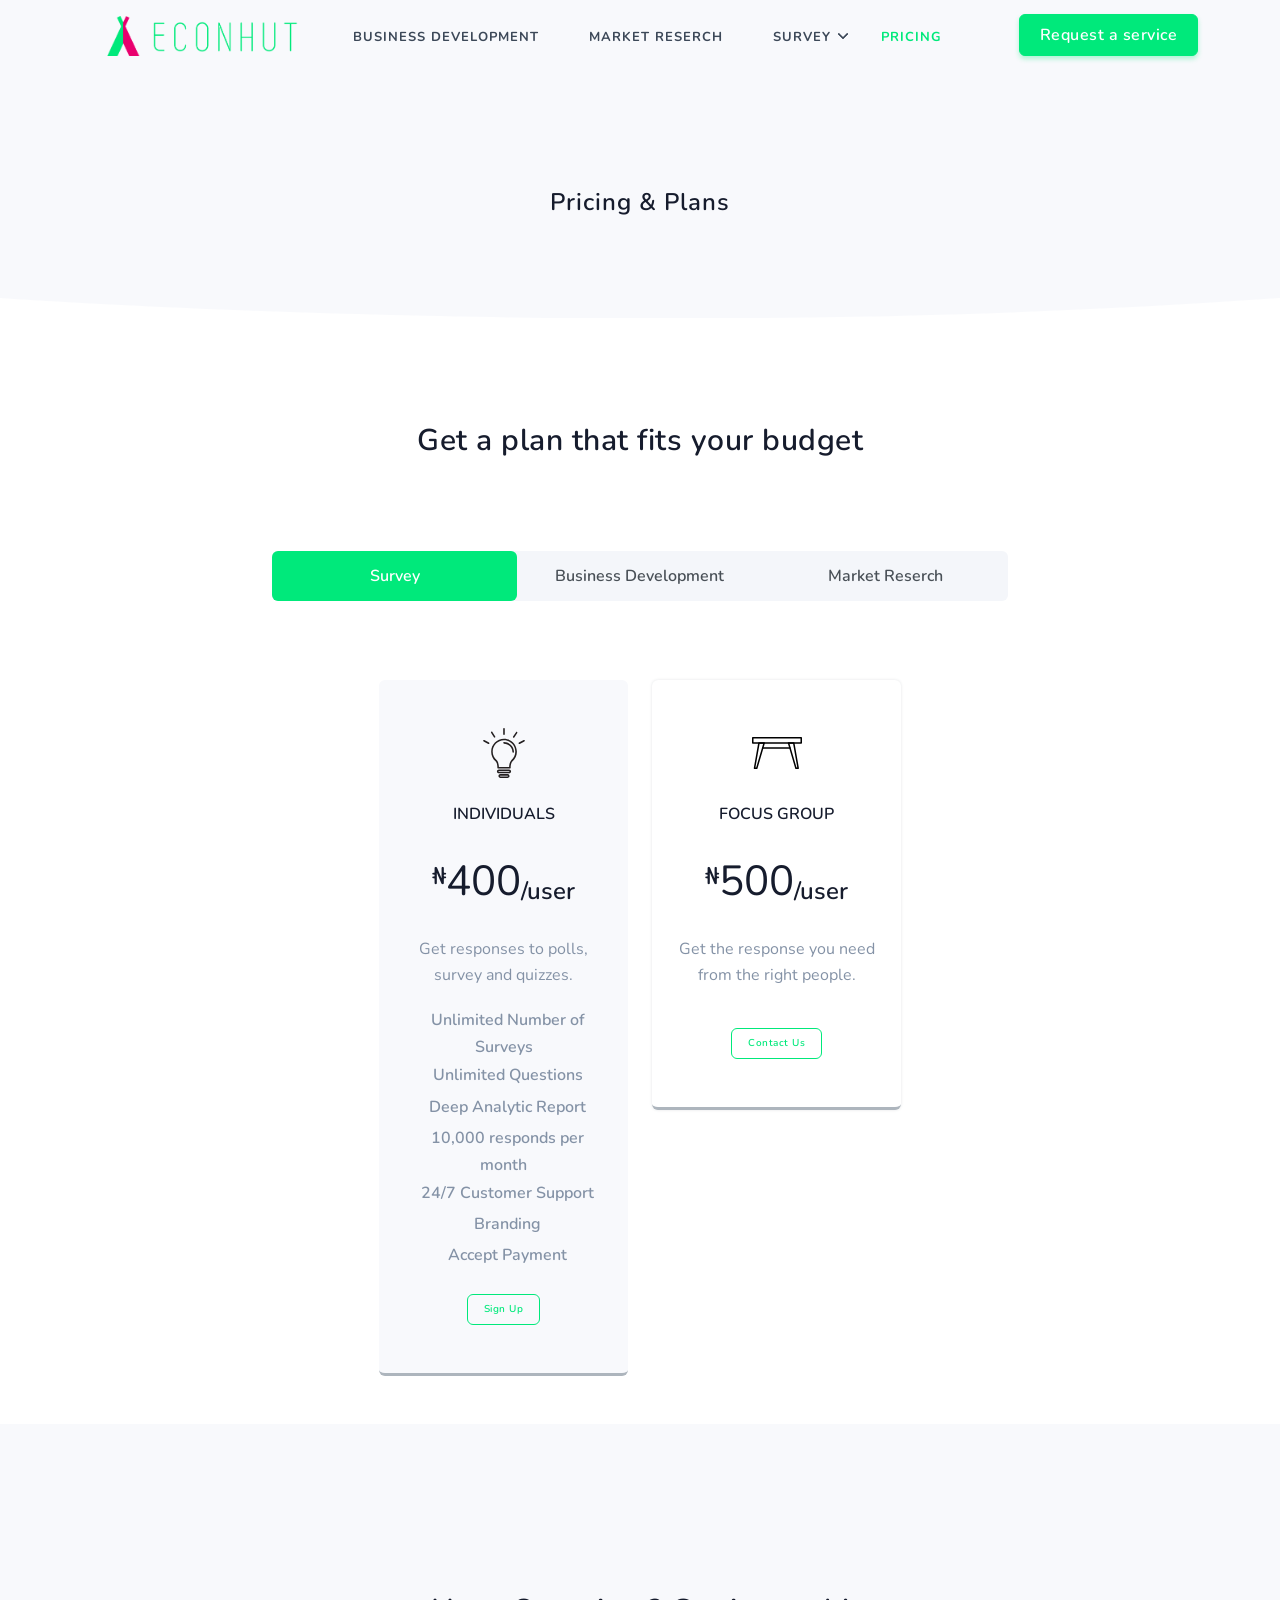
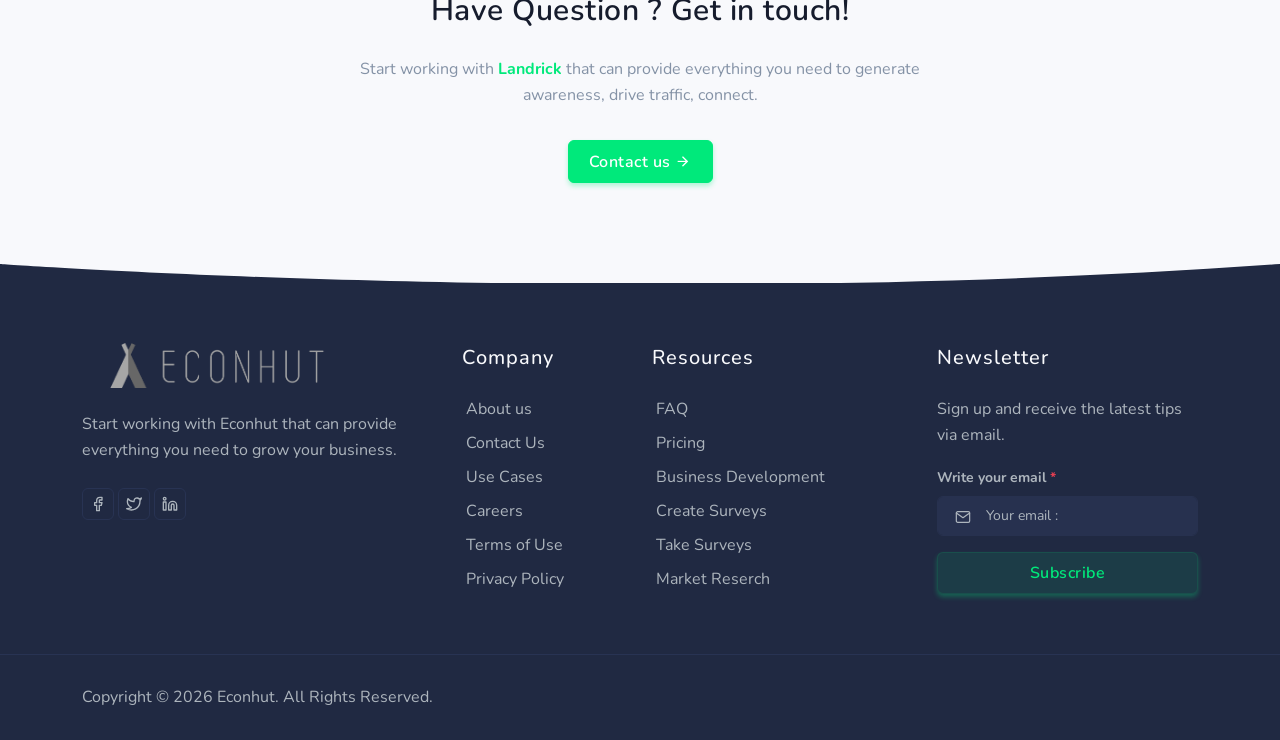
<file: pricing.html>
<!DOCTYPE html>
<html lang="en">

<head>
    <meta charset="utf-8" />
    <title>Pricing and Plans - Econhut</title>
    <meta name="viewport" content="width=device-width, initial-scale=1.0">
    <meta name="description" content="Offering Business Development, Market Reserch, and Survey services in Africa" />
    <meta name="keywords" content="Business development, Market Reserch, Surveys" />
    <meta name="author" content="Econhut" />
    <meta name="email" content="hello@econhut.com" />
    <meta name="website" content="https://econhut.com" />
    <meta name="Version" content="v1.0" />
    <!-- favicon -->
    <link rel="shortcut icon" href="images\Images\favicon.ico">
    <!-- Bootstrap -->
    <link href="css/bootstrap.min.css" rel="stylesheet" type="text/css" />
    <!-- Icons -->
    <link href="css/materialdesignicons.min.css" rel="stylesheet" type="text/css" />
    <link rel="stylesheet" href="https://unicons.iconscout.com/release/v3.0.6/css/line.css">
    <!-- Slider -->
    <link rel="stylesheet" href="css/tiny-slider.css" />
    <!-- Main Css -->
    <link href="css/style.css" rel="stylesheet" type="text/css" id="theme-opt" />
    <link href="css/colors/default.css" rel="stylesheet" id="color-opt">

</head>

<body>
    <!-- Loader -->
    <div id="preloader">
        <div id="status">
            <div class="spinner">
                <div class="double-bounce1"></div>
                <div class="double-bounce2"></div>
            </div>
        </div>
    </div>
    <!-- Loader -->

    <!-- Navbar STart -->
    <header id="topnav" class="defaultscroll sticky">
        <div class="container">
            <!-- Logo container-->
            <a class="logo" href="index.html">
                <img src="images\Images\econhut logo light.png" height="40" class="logo-light-mode" alt="">
                <img src="images\Images\econhut logo light.png" height="40" class="logo-dark-mode" alt="">
            </a>
            <div class="buy-button">
                <a href="index.html" data-bs-toggle="modal" data-bs-target="#ContactForm" class="btn btn-primary">Request a service</a>
                </a>
            </div>
            <!--end button-->
            <!-- End Logo container-->
            <div class="menu-extras">
                <div class="menu-item">
                    <!-- Mobile menu toggle-->
                    <a class="navbar-toggle" id="isToggle" onclick="toggleMenu()">
                        <div class="lines">
                            <span></span>
                            <span></span>
                            <span></span>
                        </div>
                    </a>
                    <!-- End mobile menu toggle-->
                </div>
            </div>

            <div id="navigation">
                <!-- Navigation Menu-->
                <ul class="navigation-menu">
                    <li><a href="business-development.html" class="sub-menu-item">Business Development</a></li>

                    <li><a href="market-research.html" class="sub-menu-item">Market Reserch</a></li>

                    <li class="has-submenu parent-menu-item">
                        <a href="javascript:void(0)">Survey</a><span class="menu-arrow"></span>
                        <ul class="submenu">
                            <li><a href="survey-client.html" class="sub-menu-item">Create A Survey</a></li>
                            <li><a href="customer-survey.html" class="sub-menu-item">Take A Survey</a></li>
                        </ul>
                    </li>

                    <li><a href="pricing.html" class="sub-menu-item">Pricing</a></li>

                </ul>
                <!--end navigation menu-->
                <div class="buy-menu-btn d-none">
                    <a href="index.html" data-bs-toggle="modal" data-bs-target="#ContactForm" class="btn btn-primary">Request a service</a>
                </div>
                <!--end login button-->
            </div>
            <!--end navigation-->
        </div>
        <!--end container-->
    </header>
    <!--end header-->
    <!-- Navbar End -->

    <!-- Hero Start -->
    <section class="bg-half bg-light d-table w-100">
        <div class="container">
            <div class="row justify-content-center">
                <div class="col-lg-12 text-center">
                    <div class="page-next-level">
                        <h4 class="title"> Pricing & Plans </h4>
                        <div class="page-next">
                        </div>
                    </div>
                </div>
                <!--end col-->
            </div>
            <!--end row-->
        </div>
        <!--end container-->
    </section>
    <!--end section-->
    <!-- Hero End -->

    <!-- Shape Start -->
    <div class="position-relative">
        <div class="shape overflow-hidden text-white">
            <svg viewBox="0 0 2880 48" fill="none" xmlns="http://www.w3.org/2000/svg">
                    <path d="M0 48H1437.5H2880V0H2160C1442.5 52 720 0 720 0H0V48Z" fill="currentColor"></path>
                </svg>
        </div>
    </div>
    <!--Shape End-->

    <div class="container mt-100 mt-60">
        <div class="row justify-content-center">
            <div class="col-12 text-center">
                <div class="section-title mb-4 pb-2">
                    <h4 class="title mb-4" data-aos="fade-up" data-aos-duration="1000">Get a plan that fits your budget</h4>
                </div>
            </div>
            <!--end col-->
        </div>
        <!--end row-->

        <div class="row justify-content-center">
            <div class="col-lg-8 col-md-12 mt-4 pt-2 text-center">
                <ul class="nav nav-pills nav-justified flex-column flex-sm-row rounded" data-aos="fade-up" data-aos-duration="1200" id="pills-tab" role="tablist">
                    <li class="nav-item">
                        <a class="nav-link rounded active" id="community-tab" data-bs-toggle="pill" href="#pills-community" role="tab" aria-controls="pills-community" aria-selected="false">
                            <div class="text-center py-2">
                                <h6 class="mb-0">Survey</h6>
                            </div>
                        </a>
                        <!--end nav link-->
                    </li>
                    <!--end nav item-->

                    <li class="nav-item">
                        <a class="nav-link rounded" id="selfservice-tab" data-bs-toggle="pill" href="#pills-self" role="tab" aria-controls="pills-self" aria-selected="false">
                            <div class="text-center py-2">
                                <h6 class="mb-0">Business Development</h6>
                            </div>
                        </a>
                        <!--end nav link-->
                    </li>
                    <!--end nav item-->

                    <li class="nav-item">
                        <a class="nav-link rounded" id="teamwork-tab" data-bs-toggle="pill" href="#pills-teamwork" role="tab" aria-controls="pills-teamwork" aria-selected="false">
                            <div class="text-center py-2">
                                <h6 class="mb-0">Market Reserch</h6>
                            </div>
                        </a>
                        <!--end nav link-->
                    </li>
                    <!--end nav item-->
                </ul>
                <!--end nav pills-->
            </div>
        </div>

        <div class="row">
            <div class="col-12 mt-4 pt-2">
                <div class="tab-content" id="pills-tabContent">
                    <div class="tab-pane fade show active" id="pills-community" role="tabpanel" aria-labelledby="community-tab">
                        <div class="container mt-20 mt-10">
                            <div class="row justify-content-center">
                                <div class="col-md-3 col-12 mt-4 pt-2">
                                    <div class="card pricing-rates best-plan rounded bg-light text-center border-0">
                                        <div class="card-body py-5">
                                            <img src="images/icon/lightbulb.svg" class="mb-4" height="50" alt="">
                                            <h6 class="title text-uppercase mb-4">Individuals</h6>
                                            <div class="d-flex justify-content-center mb-4">
                                                <span class="h4 mb-0 mt-2">₦</span>
                                                <span class="price h1 mb-0">400</span>
                                                <span class="h4 align-self-end mb-1">/user</span>
                                            </div>
                                            <p class="text-muted">Get responses to polls, survey and quizzes.</p>
                                            <ol class="list-unstyled mb-0 ps-0 justify-content-center">
                                                <li class="h6 text-muted mb-0"><span class="text-primary h5 me-2"><i class="uil uil-check-circle align-middle"></i></span>Unlimited Number of Surveys</li>
                                                <li class="h6 text-muted mb-0"><span class="text-primary h5 me-2"><i class="uil uil-check-circle align-middle"></i></span>Unlimited Questions</li>
                                                <li class="h6 text-muted mb-0"><span class="text-primary h5 me-2"><i class="uil uil-check-circle align-middle"></i></span>Deep Analytic Report</li>
                                                <li class="h6 text-muted mb-0"><span class="text-primary h5 me-2"><i class="uil uil-check-circle align-middle"></i></span>10,000 responds per month</li>
                                                <li class="h6 text-muted mb-0"><span class="text-primary h5 me-2"><i class="uil uil-check-circle align-middle"></i></span>24/7 Customer Support</li>
                                                <li class="h6 text-muted mb-0"><span class="text-primary h5 me-2"><i class="uil uil-check-circle align-middle"></i></span>Branding</li>
                                                <li class="h6 text-muted mb-0"><span class="text-primary h5 me-2"><i class="uil uil-check-circle align-middle"></i></span>Accept Payment</li>
                                            </ol>
                                            <a href="javascript:void(0)" class="btn btn-outline-primary btn-sm mt-4">Sign Up</a>
                                        </div>
                                    </div>
                                </div>
                                <!--end col-->

                                <div class="col-md-3 col-12 mt-4 pt-2">
                                    <div class="card pricing-rates best-plan rounded shadow text-center border-0">
                                        <div class="card-body py-5">
                                            <img src="images/icon/table.svg" class="mb-4" height="50" alt="">
                                            <h6 class="title text-uppercase mb-4">Focus Group</h6>
                                            <div class="d-flex justify-content-center mb-4">
                                                <span class="h4 mb-0 mt-2">₦</span>
                                                <span class="price h1 mb-0">500</span>
                                                <span class="h4 align-self-end mb-1">/user</span>
                                            </div>
                                            <p class="text-muted">Get the response you need from the right people.</p>
                                            <a href="javascript:void(0)" class="btn btn-outline-primary btn-sm mt-4"> Contact Us</a>
                                        </div>
                                    </div>
                                </div>
                                <!--end col-->
                            </div>
                            <!--end row-->
                        </div>
                        <!--end container-->
                        <!-- End Price -->
                    </div>

                    <!--end teb pane-->

                    <div class="tab-pane fade" id="pills-self" role="tabpanel" aria-labelledby="selfservice-tab">
                        <div class="row align-items-center">
                            <div class="col-md-3 col-12 mt-4 pt-2">
                                <div class="card pricing-rates best-plan rounded bg-light text-center border-0">
                                    <div class="card-body py-5">
                                        <img src="images/icon/lightbulb.svg" class="mb-4" height="50" alt="">
                                        <h6 class="title text-uppercase mb-4">Individuals</h6>
                                        <div class="d-flex justify-content-center mb-4">
                                            <span class="h4 mb-0 mt-2">₦</span>
                                            <span class="price h1 mb-0">250</span>
                                            <span class="h4 align-self-end mb-1">/hr</span>
                                        </div>

                                        <p class="text-muted">We work with individuals to start a business or grow a business to an agreed point.</p>
                                        <a href="javascript:void(0)" class="btn btn-outline-primary btn-sm mt-4">Request Service</a>
                                    </div>
                                </div>
                            </div>
                            <!--end col-->

                            <div class="col-md-3 col-12 mt-4 pt-2">
                                <div class="card pricing-rates best-plan rounded shadow text-center border-0">
                                    <div class="card-body py-5">
                                        <img src="images/icon/table.svg" class="mb-4" height="50" alt="">
                                        <h6 class="title text-uppercase mb-4">Teams</h6>
                                        <div class="d-flex justify-content-center mb-4">
                                            <span class="h4 mb-0 mt-2">₦</span>
                                            <span class="price h1 mb-0">500</span>
                                            <span class="h4 align-self-end mb-1">/hr</span>
                                        </div>
                                        <p class="text-muted">We work with teams (Maximum of 10) to meet goals or growth objectives</p>
                                        <a href="javascript:void(0)" class="btn btn-outline-primary btn-sm mt-4"> Request Service</a>
                                    </div>
                                </div>
                            </div>
                            <!--end col-->

                            <div class="col-md-3 col-12 mt-4 pt-2">
                                <div class="card pricing-rates best-plan rounded bg-light text-center border-0">
                                    <div class="card-body py-5">
                                        <img src="images/icon/star.svg" class="mb-4" height="50" alt="">
                                        <h6 class="title text-uppercase mb-4">Organizations</h6>
                                        <div class="d-flex justify-content-center mb-4">
                                            <span class="h4 mb-0 mt-2">₦</span>
                                            <span class="price h1 mb-0">1000</span>
                                            <span class="h4 align-self-end mb-1">/hr</span>
                                        </div>
                                        <p class="text-muted">We work with organizations (Maximum of 100) to meet goals or growth objectives</p>
                                        <a href="javascript:void(0)" class="btn btn-outline-primary btn-sm mt-4"> Request Service</a>
                                    </div>
                                </div>
                            </div>
                            <!--end col-->

                            <div class="col-md-3 col-12 mt-4 pt-2">
                                <div class="card pricing-rates best-plan rounded shadow text-center border-0">
                                    <div class="ribbon ribbon-right ribbon-warning overflow-hidden"><span class="text-center d-block shadow small h6">Best</span></div>
                                    <div class="card-body py-5">
                                        <img src="images/icon/start-up.svg" class="mb-4" height="50" alt="">
                                        <h6 class="title text-uppercase mb-4">Specific Service</h6>
                                        <div class="d-flex justify-content-center mb-4">
                                            <span class="h4 mb-0 mt-2">Contact Us </span>
                                        </div>
                                        <p class="text-muted">Request for exactaly what you would need for the growth of your business</p>
                                        <a href="javascript:void(0)" class="btn btn-outline-primary btn-sm mt-4"> Contact Us</a>
                                    </div>
                                </div>
                            </div>
                            <!--end col-->
                        </div>
                        <!--end row-->
                    </div>
                    <!--end teb pane-->

                    <div class="tab-pane fade" id="pills-teamwork" role="tabpanel" aria-labelledby="teamwork-tab">
                        <div class="row justify-content-center">
                            <div class="col-md-3 col-12 mt-4 pt-2">
                                <div class="card pricing-rates best-plan rounded bg-light text-center border-0">
                                    <div class="card-body py-5">
                                        <img src="images/icon/lightbulb.svg" class="mb-4" height="50" alt="">
                                        <h6 class="title text-uppercase mb-4">Individuals</h6>
                                        <div class="d-flex justify-content-center mb-4">
                                            <span class="h4 mb-0 mt-2">₦</span>
                                            <span class="price h1 mb-0">250</span>
                                            <span class="h4 align-self-end mb-1">/hr</span>
                                        </div>

                                        <p class="text-muted">We work with the individual to find out more about your demograpics or target market.</p>
                                        <a href="javascript:void(0)" class="btn btn-outline-primary btn-sm mt-4">Request Service</a>
                                    </div>
                                </div>
                            </div>
                            <!--end col-->

                            <div class="col-md-3 col-12 mt-4 pt-2">
                                <div class="card pricing-rates best-plan rounded bg-light text-center border-0">
                                    <div class="card-body py-5">
                                        <img src="images/icon/star.svg" class="mb-4" height="50" alt="">
                                        <h6 class="title text-uppercase mb-4">Organizations</h6>
                                        <div class="d-flex justify-content-center mb-4">
                                            <span class="h4 mb-0 mt-2">₦</span>
                                            <span class="price h1 mb-0">1000</span>
                                            <span class="h4 align-self-end mb-1">/hr</span>
                                        </div>
                                        <p class="text-muted">We work within organizations (Maximum of 100) to find out more about about demograpics or target market.</p>
                                        <a href="javascript:void(0)" class="btn btn-outline-primary btn-sm mt-4"> Request Service</a>
                                    </div>
                                </div>
                            </div>
                            <!--end col-->

                            <div class="col-md-3 col-12 mt-4 pt-2">
                                <div class="card pricing-rates best-plan rounded shadow text-center border-0">
                                    <div class="ribbon ribbon-right ribbon-warning overflow-hidden"><span class="text-center d-block shadow small h6">Best</span></div>
                                    <div class="card-body py-5">
                                        <img src="images/icon/start-up.svg" class="mb-4" height="50" alt="">
                                        <h6 class="title text-uppercase mb-4">Specific Service</h6>
                                        <div class="d-flex justify-content-center mb-4">
                                            <span class="h4 mb-0 mt-2">Contact Us </span>
                                        </div>
                                        <p class="text-muted">Request for exactaly what you would need for your demograpic or target market</p>
                                        <a href="javascript:void(0)" class="btn btn-outline-primary btn-sm mt-4"> Contact Us</a>
                                    </div>
                                </div>
                            </div>
                            <!--end col-->
                        </div>
                        <!--end row-->
                    </div>
                    <!--end teb pane-->
                </div>
                <!--end tab content-->
            </div>
            <!--end col-->
        </div>
        <!--end row-->
    </div>
    <!--end container-->



    <!-- FAQ n Contact Start -->
    <section class="section bg-light mt-5">
        <div class="container">
            <div class="row mt-md-5 pt-md-3 mt-4 pt-2 mt-sm-0 pt-sm-0 justify-content-center">
                <div class="col-12 text-center">
                    <div class="section-title">
                        <h4 class="title mb-4">Have Question ? Get in touch!</h4>
                        <p class="text-muted para-desc mx-auto">Start working with <span class="text-primary fw-bold">Landrick</span> that can provide everything you need to generate awareness, drive traffic, connect.</p>
                        <div class="mt-4 pt-2">
                            <a href="page-contact-two.html" class="btn btn-primary">Contact us <i class="mdi mdi-arrow-right"></i></a>
                        </div>
                    </div>
                </div>
                <!--end col-->
            </div>
            <!--end row-->
        </div>
        <!--end container-->
    </section>
    <!--end section-->
    <!-- FAQ n Contact End -->

    <!-- Shape Start -->
    <div class="position-relative">
        <div class="shape overflow-hidden text-footer">
            <svg viewBox="0 0 2880 48" fill="none" xmlns="http://www.w3.org/2000/svg">
                    <path d="M0 48H1437.5H2880V0H2160C1442.5 52 720 0 720 0H0V48Z" fill="currentColor"></path>
                </svg>
        </div>
    </div>
    <!--Shape End-->

    <!-- Modals Start-->

    <div class="modal fade" id="ContactForm" tabindex="-1" role="dialog" aria-labelledby="exampleModalCenterTitle" aria-hidden="true">
        <div class="modal-dialog modal-dialog-centered" role="document">
            <div class="modal-content rounded shadow border-0">
                <div class="modal-header">
                    <h5 class="modal-title" id="exampleModalCenterTitle">Contact Us</h5>
                    <button type="button" class="btn-close" data-bs-dismiss="modal" aria-label="Close"></button>
                </div>
                <div class="modal-body">
                    <div class="container">
                        <div class="row">
                            <div class="">
                                <div class="card shadow rounded border-0">
                                    <div class="card-body py-5">
                                        <h4 class="card-title">Get In Touch !</h4>
                                        <div class="custom-form mt-3">
                                            <form method="post" name="myForm" onsubmit="return validateForm()">
                                                <p id="error-msg" class="mb-0"></p>
                                                <div id="simple-msg"></div>
                                                <div class="row">
                                                    <div class="col-md-6">
                                                        <div class="mb-3">
                                                            <label class="form-label">Your Name <span class="text-danger">*</span></label>
                                                            <div class="form-icon position-relative">
                                                                <i data-feather="user" class="fea icon-sm icons"></i>
                                                                <input name="name" id="name" type="text" class="form-control ps-5" placeholder="Name :">
                                                            </div>
                                                        </div>
                                                    </div>

                                                    <div class="col-md-6">
                                                        <div class="mb-3">
                                                            <label class="form-label">Your Email <span class="text-danger">*</span></label>
                                                            <div class="form-icon position-relative">
                                                                <i data-feather="mail" class="fea icon-sm icons"></i>
                                                                <input name="email" id="email" type="email" class="form-control ps-5" placeholder="Email :">
                                                            </div>
                                                        </div>
                                                    </div>
                                                    <!--end col-->

                                                    <div class="col-md-12">
                                                        <div class="mb-3">
                                                            <label class="form-label">Reasons / Categories :</label>
                                                            <select class="form-control custom-select" id="Sortbylist-Shop">
                                                                    <option>Categories</option>
                                                                    <option>General Question</option>
                                                                    <option>Bugs</option>
                                                                    <option>Remote</option>
                                                                </select>
                                                        </div>
                                                    </div>
                                                    <!--end col-->
                                                    <div class="col-12">
                                                        <div class="mb-3">
                                                            <label class="form-label">Subject</label>
                                                            <div class="form-icon position-relative">
                                                                <i data-feather="book" class="fea icon-sm icons"></i>
                                                                <input name="subject" id="subject" class="form-control ps-5" placeholder="subject :">
                                                            </div>
                                                        </div>
                                                    </div>
                                                    <!--end col-->

                                                    <div class="col-12">
                                                        <div class="mb-3">
                                                            <label class="form-label">Comments <span class="text-danger">*</span></label>
                                                            <div class="form-icon position-relative">
                                                                <i data-feather="message-circle" class="fea icon-sm icons clearfix"></i>
                                                                <textarea name="comments" id="comments" rows="4" class="form-control ps-5" placeholder="Message :"></textarea>
                                                            </div>
                                                        </div>
                                                    </div>
                                                </div>
                                                <div class="row">
                                                    <div class="col-12">
                                                        <div class="d-grid">
                                                            <button type="submit" id="submit" name="send" class="btn btn-primary">Send Message</button>
                                                        </div>
                                                    </div>
                                                    <!--end col-->
                                                </div>
                                                <!--end row-->
                                            </form>
                                        </div>
                                        <!--end custom-form-->
                                    </div>
                                </div>
                            </div>
                            <!--end col-->
                        </div>
                        <!--end row-->
                    </div>
                    <!--end container-->

                </div>
            </div>
        </div>
    </div>


    <!-- Modals End-->




    <!-- Footer Start -->
    <footer class="footer">
        <div class="container">
            <div class="row">
                <div class="col-lg-4 col-12 mb-0 mb-md-4 pb-0 pb-md-2">
                    <a href="#" class="logo-footer">
                        <img src="images\Images\econhut logo dark.png" height="45" alt="">
                    </a>
                    <p class="mt-4">Start working with Econhut that can provide everything you need to grow your business.</p>
                    <ul class="list-unstyled social-icon foot-social-icon mb-0 mt-4">
                        <li class="list-inline-item"><a href="javascript:void(0)" class="rounded"><i data-feather="facebook" class="fea icon-sm fea-social"></i></a></li>
                        <li class="list-inline-item"><a href="https://twitter.com/econhut" class="rounded"><i data-feather="twitter" class="fea icon-sm fea-social"></i></a></li>
                        <li class="list-inline-item"><a href="javascript:void(0)" class="rounded"><i data-feather="linkedin" class="fea icon-sm fea-social"></i></a></li>
                    </ul>
                    <!--end icon-->
                </div>
                <!--end col-->

                <div class="col-lg-2 col-md-4 col-12 mt-4 mt-sm-0 pt-2 pt-sm-0">
                    <h5 class="text-light footer-head">Company</h5>
                    <ul class="list-unstyled footer-list mt-4">
                        <li><a href="about-us.html" class="text-foot"><i class="uil uil-angle-right-b me-1"></i> About us</a></li>
                        <li><a href="contact-us.html" class="text-foot"><i class="uil uil-angle-right-b me-1"></i> Contact Us</a></li>
                        <li><a href="cases.html" class="text-foot"><i class="uil uil-angle-right-b me-1"></i> Use Cases</a></li>
                        <li><a href="careers.html" class="text-foot"><i class="uil uil-angle-right-b me-1"></i> Careers</a></li>
                        <li><a href="terms-of-use.html" class="text-foot"><i class="uil uil-angle-right-b me-1"></i> Terms of Use</a></li>
                        <li><a href="privacy-policy.html" class="text-foot"><i class="uil uil-angle-right-b me-1"></i> Privacy Policy</a></li>
                    </ul>
                </div>
                <!--end col-->

                <div class="col-lg-3 col-md-4 col-12 mt-4 mt-sm-0 pt-2 pt-sm-0">
                    <h5 class="text-light footer-head">Resources</h5>
                    <ul class="list-unstyled footer-list mt-4">
                        <li><a href="faqs.html" class="text-foot"><i class="uil uil-angle-right-b me-1"></i> FAQ</a></li>
                        <li><a href="pricing.html" class="text-foot"><i class="uil uil-angle-right-b me-1"></i> Pricing</a></li>
                        <li><a href="business-development.html" class="text-foot"><i class="uil uil-angle-right-b me-1"></i> Business Development</a></li>
                        <li><a href="survey-client.html" class="text-foot"><i class="uil uil-angle-right-b me-1"></i> Create Surveys</a></li>
                        <li><a href="customer-survey.html" class="text-foot"><i class="uil uil-angle-right-b me-1"></i> Take Surveys</a></li>
                        <li><a href="market-research.html" class="text-foot"><i class="uil uil-angle-right-b me-1"></i> Market Reserch</a></li>
                    </ul>
                </div>
                <!--end col-->

                <div class="col-lg-3 col-md-4 col-12 mt-4 mt-sm-0 pt-2 pt-sm-0">
                    <h5 class="text-light footer-head">Newsletter</h5>
                    <p class="mt-4">Sign up and receive the latest tips via email.</p>
                    <form>
                        <div class="row">
                            <div class="col-lg-12">
                                <div class="foot-subscribe mb-3">
                                    <label class="form-label">Write your email <span class="text-danger">*</span></label>
                                    <div class="form-icon position-relative">
                                        <i data-feather="mail" class="fea icon-sm icons"></i>
                                        <input type="email" name="email" id="emailsubscribe" class="form-control ps-5 rounded" placeholder="Your email : " required>
                                    </div>
                                </div>
                            </div>
                            <div class="col-lg-12">
                                <div class="d-grid">
                                    <input type="submit" id="submitsubscribe" name="send" class="btn btn-soft-primary" value="Subscribe">
                                </div>
                            </div>
                        </div>
                    </form>
                </div>
                <!--end col-->
            </div>
            <!--end row-->
        </div>
        <!--end container-->
    </footer>
    <!--end footer-->
    <footer class="footer footer-bar">
        <div class="container text-center">
            <div class="row align-items-center">
                <div class="col-sm-6">
                    <div class="text-sm-start">
                        <p class="mb-0">Copyright ©
                            <script>
                                document.write(new Date().getFullYear())
                            </script> Econhut. All Rights Reserved.</p>
                    </div>
                </div>
                <!--end col-->
            </div>
            <!--end row-->
        </div>
        <!--end container-->
    </footer>
    <!--end footer-->
    <!-- Footer End -->

    <!-- Back to top -->
    <a href="#" onclick="topFunction()" id="back-to-top" class="btn btn-icon btn-primary back-to-top"><i data-feather="arrow-up" class="icons"></i></a>
    <!-- Back to top -->



    <!-- javascript -->
    <script src="js/bootstrap.bundle.min.js"></script>
    <!-- Slider -->
    <script src="js/tiny-slider.js"></script>
    <!-- Icons -->
    <script src="js/feather.min.js"></script>
    <!-- Main Js -->
    <script src="js/plugins.init.js"></script>
    <!--Note: All init js like tiny slider, counter, countdown, maintenance, lightbox, gallery, swiper slider, aos animation etc.-->
    <script src="js/app.js"></script>
    <!--Note: All important javascript like page loader, menu, sticky menu, menu-toggler, one page menu etc. -->
</body>

</html>
</file>
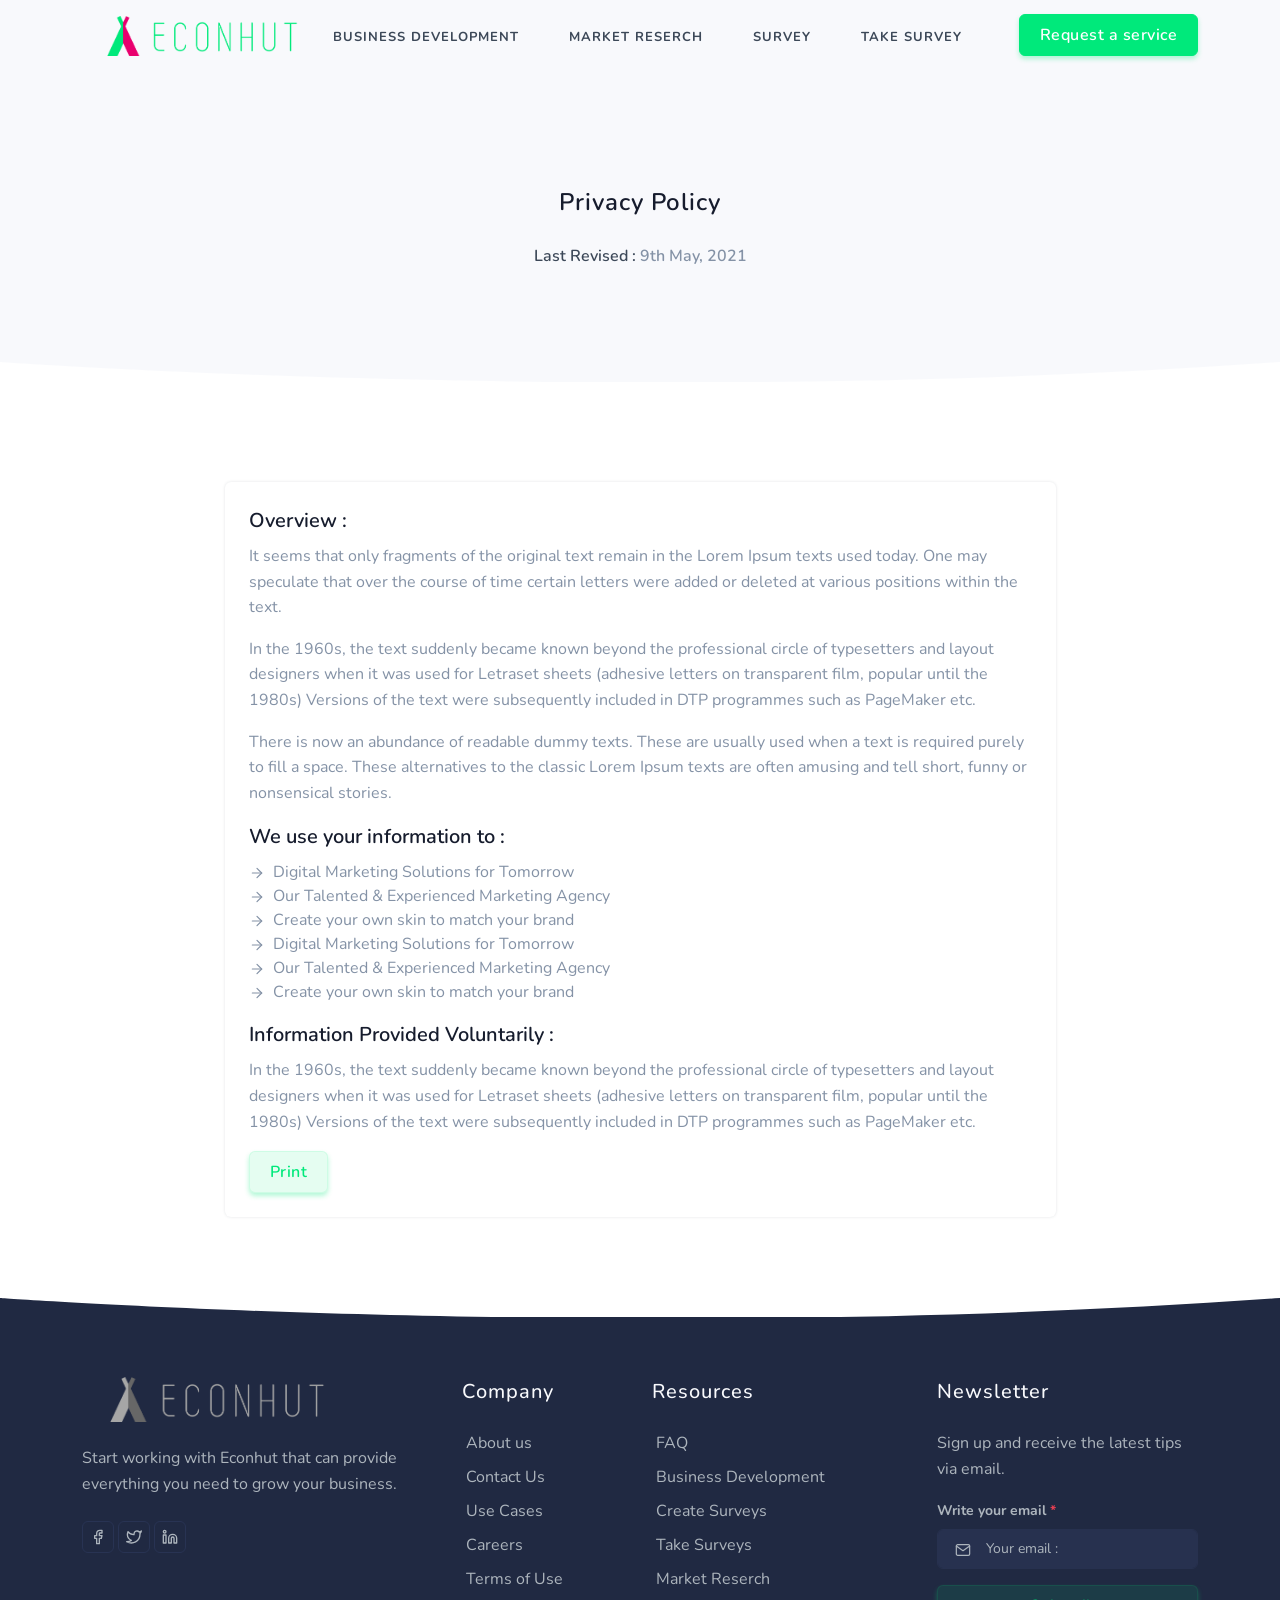
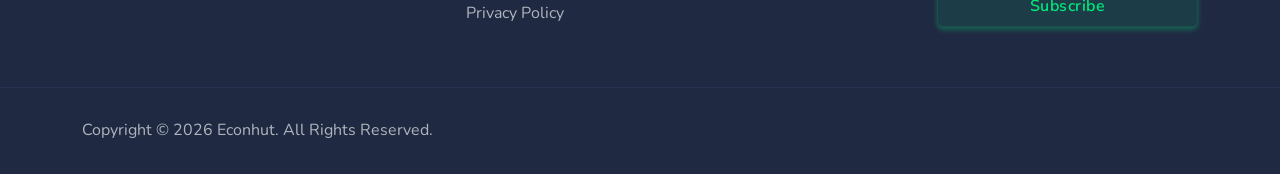
<file: privacy-policy.html>
<!DOCTYPE html>
<html lang="en">

<head>
    <meta charset="utf-8" />
    <title>Econhut - Privacy Policy</title>
    <meta name="viewport" content="width=device-width, initial-scale=1.0">
    <meta name="description" content="Offering Business Development, Market Reserch, and Survey services in Africa" />
    <meta name="keywords" content="Business development, Market Reserch, Surveys" />
    <meta name="author" content="Econhut" />
    <meta name="email" content="hello@econhut.com" />
    <meta name="website" content="https://econhut.com" />
    <meta name="Version" content="v1.0" />
    <!-- favicon -->
    <link rel="shortcut icon" href="images\Images\favicon.ico">
    <!-- Bootstrap -->
    <link href="css/bootstrap.min.css" rel="stylesheet" type="text/css" />
    <!-- Icons -->
    <link href="css/materialdesignicons.min.css" rel="stylesheet" type="text/css" />
    <link rel="stylesheet" href="https://unicons.iconscout.com/release/v3.0.6/css/line.css">
    <!-- Slider -->
    <link rel="stylesheet" href="css/tiny-slider.css" />
    <!-- Main Css -->
    <link href="css/style.css" rel="stylesheet" type="text/css" id="theme-opt" />
    <link href="css/colors/default.css" rel="stylesheet" id="color-opt">

</head>

<body>
    <!-- Loader -->
    <div id="preloader">
        <div id="status">
            <div class="spinner">
                <div class="double-bounce1"></div>
                <div class="double-bounce2"></div>
            </div>
        </div>
    </div>
    <!-- Loader -->

    <!-- Navbar STart -->
    <header id="topnav" class="defaultscroll sticky">
        <div class="container">
            <!-- Logo container-->
            <a class="logo" href="index.html">
                <img src="images\Images\econhut logo light.png" height="40" class="logo-light-mode" alt="">
                <img src="images\Images\econhut logo light.png" height="40" class="logo-dark-mode" alt="">
            </a>
            <div class="buy-button">
                <a href="index.html" data-bs-toggle="modal" data-bs-target="#ContactForm" class="btn btn-primary">Request a service</a>
                </a>
            </div>
            <!--end button-->
            <!-- End Logo container-->
            <div class="menu-extras">
                <div class="menu-item">
                    <!-- Mobile menu toggle-->
                    <a class="navbar-toggle" id="isToggle" onclick="toggleMenu()">
                        <div class="lines">
                            <span></span>
                            <span></span>
                            <span></span>
                        </div>
                    </a>
                    <!-- End mobile menu toggle-->
                </div>
            </div>

            <div id="navigation">
                <!-- Navigation Menu-->
                <ul class="navigation-menu">
                    <li><a href="business-development.html" class="sub-menu-item">Business Development</a></li>

                    <li><a href="market-research.html" class="sub-menu-item">Market Reserch</a></li>

                    <li><a href="survey-client.html" class="sub-menu-item">Survey</a></li>

                    <li><a href="customer-survey.html" class="sub-menu-item">Take Survey</a></li>

                </ul>
                <!--end navigation menu-->
                <div class="buy-menu-btn d-none">
                    <a href="index.html" data-bs-toggle="modal" data-bs-target="#ContactForm" class="btn btn-primary">Request a service</a>
                </div>
                <!--end login button-->
            </div>
            <!--end navigation-->
        </div>
        <!--end container-->
    </header>
    <!--end header-->
    <!-- Navbar End -->

    <!-- Hero Start -->
    <section class="bg-half bg-light d-table w-100 d-print-none">
        <div class="container">
            <div class="row justify-content-center">
                <div class="col-lg-12 text-center">
                    <div class="page-next-level">
                        <h4 class="title"> Privacy Policy </h4>
                        <ul class="list-unstyled mt-4">
                            <li class="list-inline-item h6 date text-muted"> <span class="text-dark">Last Revised :</span> 9th May, 2021</li>
                        </ul>

                    </div>
                </div>
                <!--end col-->
            </div>
            <!--end row-->
        </div>
        <!--end container-->
    </section>
    <!--end section-->
    <!-- Hero End -->

    <!-- Shape Start -->
    <div class="position-relative">
        <div class="shape overflow-hidden text-white">
            <svg viewBox="0 0 2880 48" fill="none" xmlns="http://www.w3.org/2000/svg">
                    <path d="M0 48H1437.5H2880V0H2160C1442.5 52 720 0 720 0H0V48Z" fill="currentColor"></path>
                </svg>
        </div>
    </div>
    <!--Shape End-->

    <!-- Start Privacy -->
    <section class="section">
        <div class="container">
            <div class="row justify-content-center">
                <div class="col-lg-9">
                    <div class="card shadow rounded border-0">
                        <div class="card-body">
                            <h5 class="card-title">Overview :</h5>
                            <p class="text-muted">It seems that only fragments of the original text remain in the Lorem Ipsum texts used today. One may speculate that over the course of time certain letters were added or deleted at various positions within the text.</p>
                            <p class="text-muted">In the 1960s, the text suddenly became known beyond the professional circle of typesetters and layout designers when it was used for Letraset sheets (adhesive letters on transparent film, popular until the 1980s) Versions of
                                the text were subsequently included in DTP programmes such as PageMaker etc.</p>
                            <p class="text-muted">There is now an abundance of readable dummy texts. These are usually used when a text is required purely to fill a space. These alternatives to the classic Lorem Ipsum texts are often amusing and tell short, funny or nonsensical
                                stories.
                            </p>

                            <h5 class="card-title">We use your information to :</h5>
                            <ul class="list-unstyled text-muted">
                                <li><i data-feather="arrow-right" class="fea icon-sm me-2"></i>Digital Marketing Solutions for Tomorrow</li>
                                <li><i data-feather="arrow-right" class="fea icon-sm me-2"></i>Our Talented & Experienced Marketing Agency</li>
                                <li><i data-feather="arrow-right" class="fea icon-sm me-2"></i>Create your own skin to match your brand</li>
                                <li><i data-feather="arrow-right" class="fea icon-sm me-2"></i>Digital Marketing Solutions for Tomorrow</li>
                                <li><i data-feather="arrow-right" class="fea icon-sm me-2"></i>Our Talented & Experienced Marketing Agency</li>
                                <li><i data-feather="arrow-right" class="fea icon-sm me-2"></i>Create your own skin to match your brand</li>
                            </ul>

                            <h5 class="card-title">Information Provided Voluntarily :</h5>
                            <p class="text-muted">In the 1960s, the text suddenly became known beyond the professional circle of typesetters and layout designers when it was used for Letraset sheets (adhesive letters on transparent film, popular until the 1980s) Versions of
                                the text were subsequently included in DTP programmes such as PageMaker etc.</p>

                            <a href="javascript:window.print()" class="btn btn-soft-primary d-print-none">Print</a>
                        </div>
                    </div>
                </div>
                <!--end col-->
            </div>
            <!--end row-->
        </div>
        <!--end container-->
    </section>
    <!--end section-->
    <!-- End Privacy -->

    <!-- Shape Start -->
    <div class="position-relative">
        <div class="shape overflow-hidden text-footer">
            <svg viewBox="0 0 2880 48" fill="none" xmlns="http://www.w3.org/2000/svg">
                    <path d="M0 48H1437.5H2880V0H2160C1442.5 52 720 0 720 0H0V48Z" fill="currentColor"></path>
                </svg>
        </div>
    </div>
    <!--Shape End-->

    <!-- Modals Start-->

    <div class="modal fade" id="ContactForm" tabindex="-1" role="dialog" aria-labelledby="exampleModalCenterTitle" aria-hidden="true">
        <div class="modal-dialog modal-dialog-centered" role="document">
            <div class="modal-content rounded shadow border-0">
                <div class="modal-header">
                    <h5 class="modal-title" id="exampleModalCenterTitle">Contact Us</h5>
                    <button type="button" class="btn-close" data-bs-dismiss="modal" aria-label="Close"></button>
                </div>
                <div class="modal-body">
                    <div class="container">
                        <div class="row">
                            <div class="">
                                <div class="card shadow rounded border-0">
                                    <div class="card-body py-5">
                                        <h4 class="card-title">Get In Touch !</h4>
                                        <div class="custom-form mt-3">
                                            <form method="post" name="myForm" onsubmit="return validateForm()">
                                                <p id="error-msg" class="mb-0"></p>
                                                <div id="simple-msg"></div>
                                                <div class="row">
                                                    <div class="col-md-6">
                                                        <div class="mb-3">
                                                            <label class="form-label">Your Name <span class="text-danger">*</span></label>
                                                            <div class="form-icon position-relative">
                                                                <i data-feather="user" class="fea icon-sm icons"></i>
                                                                <input name="name" id="name" type="text" class="form-control ps-5" placeholder="Name :">
                                                            </div>
                                                        </div>
                                                    </div>

                                                    <div class="col-md-6">
                                                        <div class="mb-3">
                                                            <label class="form-label">Your Email <span class="text-danger">*</span></label>
                                                            <div class="form-icon position-relative">
                                                                <i data-feather="mail" class="fea icon-sm icons"></i>
                                                                <input name="email" id="email" type="email" class="form-control ps-5" placeholder="Email :">
                                                            </div>
                                                        </div>
                                                    </div>
                                                    <!--end col-->

                                                    <div class="col-md-12">
                                                        <div class="mb-3">
                                                            <label class="form-label">Reasons / Categories :</label>
                                                            <select class="form-control custom-select" id="Sortbylist-Shop">
                                                                    <option>Categories</option>
                                                                    <option>General Question</option>
                                                                    <option>Bugs</option>
                                                                    <option>Remote</option>
                                                                </select>
                                                        </div>
                                                    </div>
                                                    <!--end col-->
                                                    <div class="col-12">
                                                        <div class="mb-3">
                                                            <label class="form-label">Subject</label>
                                                            <div class="form-icon position-relative">
                                                                <i data-feather="book" class="fea icon-sm icons"></i>
                                                                <input name="subject" id="subject" class="form-control ps-5" placeholder="subject :">
                                                            </div>
                                                        </div>
                                                    </div>
                                                    <!--end col-->

                                                    <div class="col-12">
                                                        <div class="mb-3">
                                                            <label class="form-label">Comments <span class="text-danger">*</span></label>
                                                            <div class="form-icon position-relative">
                                                                <i data-feather="message-circle" class="fea icon-sm icons clearfix"></i>
                                                                <textarea name="comments" id="comments" rows="4" class="form-control ps-5" placeholder="Message :"></textarea>
                                                            </div>
                                                        </div>
                                                    </div>
                                                </div>
                                                <div class="row">
                                                    <div class="col-12">
                                                        <div class="d-grid">
                                                            <button type="submit" id="submit" name="send" class="btn btn-primary">Send Message</button>
                                                        </div>
                                                    </div>
                                                    <!--end col-->
                                                </div>
                                                <!--end row-->
                                            </form>
                                        </div>
                                        <!--end custom-form-->
                                    </div>
                                </div>
                            </div>
                            <!--end col-->
                        </div>
                        <!--end row-->
                    </div>
                    <!--end container-->

                </div>
            </div>
        </div>
    </div>


    <!-- Modals End-->




    <!-- Footer Start -->
    <footer class="footer">
        <div class="container">
            <div class="row">
                <div class="col-lg-4 col-12 mb-0 mb-md-4 pb-0 pb-md-2">
                    <a href="#" class="logo-footer">
                        <img src="images\Images\econhut logo dark.png" height="45" alt="">
                    </a>
                    <p class="mt-4">Start working with Econhut that can provide everything you need to grow your business.</p>
                    <ul class="list-unstyled social-icon foot-social-icon mb-0 mt-4">
                        <li class="list-inline-item"><a href="javascript:void(0)" class="rounded"><i data-feather="facebook" class="fea icon-sm fea-social"></i></a></li>
                        <li class="list-inline-item"><a href="https://twitter.com/econhut" class="rounded"><i data-feather="twitter" class="fea icon-sm fea-social"></i></a></li>
                        <li class="list-inline-item"><a href="javascript:void(0)" class="rounded"><i data-feather="linkedin" class="fea icon-sm fea-social"></i></a></li>
                    </ul>
                    <!--end icon-->
                </div>
                <!--end col-->

                <div class="col-lg-2 col-md-4 col-12 mt-4 mt-sm-0 pt-2 pt-sm-0">
                    <h5 class="text-light footer-head">Company</h5>
                    <ul class="list-unstyled footer-list mt-4">
                        <li><a href="about-us.html" class="text-foot"><i class="uil uil-angle-right-b me-1"></i> About us</a></li>
                        <li><a href="contact-us.html" class="text-foot"><i class="uil uil-angle-right-b me-1"></i> Contact Us</a></li>
                        <li><a href="cases.html" class="text-foot"><i class="uil uil-angle-right-b me-1"></i> Use Cases</a></li>
                        <li><a href="careers.html" class="text-foot"><i class="uil uil-angle-right-b me-1"></i> Careers</a></li>
                        <li><a href="terms-of-use.html" class="text-foot"><i class="uil uil-angle-right-b me-1"></i> Terms of Use</a></li>
                        <li><a href="privacy-policy.html" class="text-foot"><i class="uil uil-angle-right-b me-1"></i> Privacy Policy</a></li>
                    </ul>
                </div>
                <!--end col-->

                <div class="col-lg-3 col-md-4 col-12 mt-4 mt-sm-0 pt-2 pt-sm-0">
                    <h5 class="text-light footer-head">Resources</h5>
                    <ul class="list-unstyled footer-list mt-4">
                        <li><a href="faqs.html" class="text-foot"><i class="uil uil-angle-right-b me-1"></i> FAQ</a></li>
                        <li><a href="business-development.html" class="text-foot"><i class="uil uil-angle-right-b me-1"></i> Business Development</a></li>
                        <li><a href="survey-client.html" class="text-foot"><i class="uil uil-angle-right-b me-1"></i> Create Surveys</a></li>
                        <li><a href="customer-survey.html" class="text-foot"><i class="uil uil-angle-right-b me-1"></i> Take Surveys</a></li>
                        <li><a href="market-research.html" class="text-foot"><i class="uil uil-angle-right-b me-1"></i> Market Reserch</a></li>
                    </ul>
                </div>
                <!--end col-->

                <div class="col-lg-3 col-md-4 col-12 mt-4 mt-sm-0 pt-2 pt-sm-0">
                    <h5 class="text-light footer-head">Newsletter</h5>
                    <p class="mt-4">Sign up and receive the latest tips via email.</p>
                    <form>
                        <div class="row">
                            <div class="col-lg-12">
                                <div class="foot-subscribe mb-3">
                                    <label class="form-label">Write your email <span class="text-danger">*</span></label>
                                    <div class="form-icon position-relative">
                                        <i data-feather="mail" class="fea icon-sm icons"></i>
                                        <input type="email" name="email" id="emailsubscribe" class="form-control ps-5 rounded" placeholder="Your email : " required>
                                    </div>
                                </div>
                            </div>
                            <div class="col-lg-12">
                                <div class="d-grid">
                                    <input type="submit" id="submitsubscribe" name="send" class="btn btn-soft-primary" value="Subscribe">
                                </div>
                            </div>
                        </div>
                    </form>
                </div>
                <!--end col-->
            </div>
            <!--end row-->
        </div>
        <!--end container-->
    </footer>
    <!--end footer-->
    <footer class="footer footer-bar">
        <div class="container text-center">
            <div class="row align-items-center">
                <div class="col-sm-6">
                    <div class="text-sm-start">
                        <p class="mb-0">Copyright ©
                            <script>
                                document.write(new Date().getFullYear())
                            </script> Econhut. All Rights Reserved.</p>
                    </div>
                </div>
                <!--end col-->
            </div>
            <!--end row-->
        </div>
        <!--end container-->
    </footer>
    <!--end footer-->
    <!-- Footer End -->

    <!-- Back to top -->
    <a href="#" onclick="topFunction()" id="back-to-top" class="btn btn-icon btn-primary back-to-top"><i data-feather="arrow-up" class="icons"></i></a>
    <!-- Back to top -->



    <!-- javascript -->
    <script src="js/bootstrap.bundle.min.js"></script>
    <!-- Icons -->
    <script src="js/feather.min.js"></script>
    <!-- Main Js -->
    <script src="js/plugins.init.js"></script>
    <!--Note: All init js like tiny slider, counter, countdown, maintenance, lightbox, gallery, swiper slider, aos animation etc.-->
    <script src="js/app.js"></script>
    <!--Note: All important javascript like page loader, menu, sticky menu, menu-toggler, one page menu etc. -->
</body>

</html>
</file>
<file: css/tiny-slider.css>
.tns-outer{padding:0 !important}.tns-outer [hidden]{display:none !important}.tns-outer [aria-controls],.tns-outer [data-action]{cursor:pointer}.tns-slider{-webkit-transition:all 0s;-moz-transition:all 0s;transition:all 0s}.tns-slider>.tns-item{-webkit-box-sizing:border-box;-moz-box-sizing:border-box;box-sizing:border-box}.tns-horizontal.tns-subpixel{white-space:nowrap}.tns-horizontal.tns-subpixel>.tns-item{display:inline-block;vertical-align:top;white-space:normal}.tns-horizontal.tns-no-subpixel:after{content:'';display:table;clear:both}.tns-horizontal.tns-no-subpixel>.tns-item{float:left}.tns-horizontal.tns-carousel.tns-no-subpixel>.tns-item{margin-right:-100%}.tns-no-calc{position:relative;left:0}.tns-gallery{position:relative;left:0;min-height:1px}.tns-gallery>.tns-item{position:absolute;left:-100%;-webkit-transition:transform 0s, opacity 0s;-moz-transition:transform 0s, opacity 0s;transition:transform 0s, opacity 0s}.tns-gallery>.tns-slide-active{position:relative;left:auto !important}.tns-gallery>.tns-moving{-webkit-transition:all 0.25s;-moz-transition:all 0.25s;transition:all 0.25s}.tns-autowidth{display:inline-block}.tns-lazy-img{-webkit-transition:opacity 0.6s;-moz-transition:opacity 0.6s;transition:opacity 0.6s;opacity:0.6}.tns-lazy-img.tns-complete{opacity:1}.tns-ah{-webkit-transition:height 0s;-moz-transition:height 0s;transition:height 0s}.tns-ovh{overflow:hidden}.tns-visually-hidden{position:absolute;left:-10000em}.tns-transparent{opacity:0;visibility:hidden}.tns-fadeIn{opacity:1;filter:alpha(opacity=100);z-index:0}.tns-normal,.tns-fadeOut{opacity:0;filter:alpha(opacity=0);z-index:-1}.tns-vpfix{white-space:nowrap}.tns-vpfix>div,.tns-vpfix>li{display:inline-block}.tns-t-subp2{margin:0 auto;width:310px;position:relative;height:10px;overflow:hidden}.tns-t-ct{width:2333.3333333%;width:-webkit-calc(100% * 70 / 3);width:-moz-calc(100% * 70 / 3);width:calc(100% * 70 / 3);position:absolute;right:0}.tns-t-ct:after{content:'';display:table;clear:both}.tns-t-ct>div{width:1.4285714%;width:-webkit-calc(100% / 70);width:-moz-calc(100% / 70);width:calc(100% / 70);height:10px;float:left}

/*# sourceMappingURL=sourcemaps/tiny-slider.css.map */
</file>
<file: css/style.css>
/* Template Name: Landrick - Saas & Software Landing Page Template
   Author: Shreethemes
   E-mail: shreethemes@gmail.com
   Created: August 2019
   Version: 3.1.1
   Updated: March 2021
   File Description: Main Css file of the template
*/


/*********************************/


/*         INDEX                 */


/*================================
 *     01.  Variables            *
 *     02.  Bootstrap Custom     *
 *     03.  Components           *
 *     04.  General              *
 *     05.  Helper               *
 *     06.  Menu                 *
 *     07.  Home / Landing       *
 *     08.  Features / Services  *
 *     09.  Testimonial          *
 *     10.  Price                *
 *     11.  C.T.A                *
 *     12.  Blog / Careers / Job *
 *     13.  Work / Projects      *
 *     14.  Team                 *
 *     15.  User Pages           *
 *     16.  Countdown            *
 *     17.  Contact              *
 *     18.  Footer               *
 ================================*/

@import url("https://fonts.googleapis.com/css?family=Nunito:300,400,600,700&display=swap");
@import url("https://fonts.googleapis.com/css2?family=Livvic:wght@400;500;600;700&display=swap");
@media (min-width: 1400px) {
    .container {
        max-width: 1140px !important;
    }
}

.row>* {
    position: relative;
}

h1,
.h1 {
    font-size: 42px !important;
}

h2,
.h2 {
    font-size: 36px !important;
}

h3,
.h3 {
    font-size: 30px !important;
}

h4,
.h4 {
    font-size: 24px !important;
}

h5,
.h5 {
    font-size: 20px !important;
}

h6,
.h6 {
    font-size: 16px !important;
}

.display-1 {
    font-size: 80px !important;
}

.display-2 {
    font-size: 72px !important;
}

.display-3 {
    font-size: 64px !important;
}

.display-4 {
    font-size: 56px !important;
}

.bg-primary {
    background-color: #00e97b !important;
}

.bg-soft-primary {
    background-color: rgba(0, 233, 123, 0.1) !important;
    border: 1px solid rgba(0, 233, 123, 0.1) !important;
    color: #00e97b !important;
}

.text-primary {
    color: #00e97b !important;
}

a {
    -webkit-transition: all 0.5s ease;
    transition: all 0.5s ease;
}

a.text-primary:hover,
a.text-primary:focus {
    color: #00e97b !important;
}

.bg-secondary {
    background-color: #5a6d90 !important;
}

.bg-soft-secondary {
    background-color: rgba(90, 109, 144, 0.1) !important;
    border: 1px solid rgba(90, 109, 144, 0.1) !important;
    color: #5a6d90 !important;
}

.text-secondary {
    color: #5a6d90 !important;
}

a {
    -webkit-transition: all 0.5s ease;
    transition: all 0.5s ease;
}

a.text-secondary:hover,
a.text-secondary:focus {
    color: #506180 !important;
}

.bg-success {
    background-color: #2eca8b !important;
}

.bg-soft-success {
    background-color: rgba(46, 202, 139, 0.1) !important;
    border: 1px solid rgba(46, 202, 139, 0.1) !important;
    color: #2eca8b !important;
}

.text-success {
    color: #2eca8b !important;
}

a {
    -webkit-transition: all 0.5s ease;
    transition: all 0.5s ease;
}

a.text-success:hover,
a.text-success:focus {
    color: #29b57d !important;
}

.bg-warning {
    background-color: #f17425 !important;
}

.bg-soft-warning {
    background-color: rgba(241, 116, 37, 0.1) !important;
    border: 1px solid rgba(241, 116, 37, 0.1) !important;
    color: #f17425 !important;
}

.text-warning {
    color: #f17425 !important;
}

a {
    -webkit-transition: all 0.5s ease;
    transition: all 0.5s ease;
}

a.text-warning:hover,
a.text-warning:focus {
    color: #ed650f !important;
}

.bg-info {
    background-color: #17a2b8 !important;
}

.bg-soft-info {
    background-color: rgba(23, 162, 184, 0.1) !important;
    border: 1px solid rgba(23, 162, 184, 0.1) !important;
    color: #17a2b8 !important;
}

.text-info {
    color: #17a2b8 !important;
}

a {
    -webkit-transition: all 0.5s ease;
    transition: all 0.5s ease;
}

a.text-info:hover,
a.text-info:focus {
    color: #148ea1 !important;
}

.bg-danger {
    background-color: #e43f52 !important;
}

.bg-soft-danger {
    background-color: rgba(228, 63, 82, 0.1) !important;
    border: 1px solid rgba(228, 63, 82, 0.1) !important;
    color: #e43f52 !important;
}

.text-danger {
    color: #e43f52 !important;
}

a {
    -webkit-transition: all 0.5s ease;
    transition: all 0.5s ease;
}

a.text-danger:hover,
a.text-danger:focus {
    color: #e1293e !important;
}

.bg-dark {
    background-color: #3c4858 !important;
}

.bg-soft-dark {
    background-color: rgba(60, 72, 88, 0.1) !important;
    border: 1px solid rgba(60, 72, 88, 0.1) !important;
    color: #3c4858 !important;
}

.text-dark {
    color: #3c4858 !important;
}

a {
    -webkit-transition: all 0.5s ease;
    transition: all 0.5s ease;
}

a.text-dark:hover,
a.text-dark:focus {
    color: #323c49 !important;
}

.bg-muted {
    background-color: #8492a6 !important;
}

.bg-soft-muted {
    background-color: rgba(132, 146, 166, 0.1) !important;
    border: 1px solid rgba(132, 146, 166, 0.1) !important;
    color: #8492a6 !important;
}

.text-muted {
    color: #8492a6 !important;
}

a {
    -webkit-transition: all 0.5s ease;
    transition: all 0.5s ease;
}

a.text-muted:hover,
a.text-muted:focus {
    color: #75859b !important;
}

.bg-light {
    background-color: #f8f9fc !important;
}

.bg-soft-light {
    background-color: rgba(248, 249, 252, 0.1) !important;
    border: 1px solid rgba(248, 249, 252, 0.1) !important;
    color: #f8f9fc !important;
}

.text-light {
    color: #f8f9fc !important;
}

a {
    -webkit-transition: all 0.5s ease;
    transition: all 0.5s ease;
}

a.text-light:hover,
a.text-light:focus {
    color: #e6eaf4 !important;
}

.bg-blue {
    background-color: #00e97b !important;
}

.bg-soft-blue {
    background-color: rgba(0, 233, 123, 0.1) !important;
    border: 1px solid rgba(0, 233, 123, 0.1) !important;
    color: #00e97b !important;
}

.text-blue {
    color: #00e97b !important;
}

a {
    -webkit-transition: all 0.5s ease;
    transition: all 0.5s ease;
}

a.text-blue:hover,
a.text-blue:focus {
    color: #00e97b !important;
}

.bg-footer {
    background-color: #202942 !important;
}

.bg-soft-footer {
    background-color: rgba(32, 41, 66, 0.1) !important;
    border: 1px solid rgba(32, 41, 66, 0.1) !important;
    color: #202942 !important;
}

.text-footer {
    color: #202942 !important;
}

a {
    -webkit-transition: all 0.5s ease;
    transition: all 0.5s ease;
}

a.text-footer:hover,
a.text-footer:focus {
    color: #181e30 !important;
}

.d-flex .flex-1 {
    -webkit-box-flex: 1;
    -ms-flex: 1;
    flex: 1;
}

.bg-black {
    background: #161c2d !important;
}

video:focus {
    outline: none;
}

.list-inline-item:not(:last-child) {
    margin-right: 0px;
    margin-bottom: 5px;
}

.rounded {
    border-radius: 6px !important;
}

.rounded-top {
    border-top-left-radius: 6px !important;
    border-top-right-radius: 6px !important;
}

.rounded-left {
    border-top-left-radius: 6px !important;
    border-bottom-left-radius: 6px !important;
}

.rounded-bottom {
    border-bottom-left-radius: 6px !important;
    border-bottom-right-radius: 6px !important;
}

.rounded-right {
    border-top-right-radius: 6px !important;
    border-bottom-right-radius: 6px !important;
}

.rounded-md {
    border-radius: 10px !important;
}

.rounded-lg {
    border-radius: 30px !important;
}

.border {
    border: 1px solid #e9ecef !important;
}

.border-top {
    border-top: 1px solid #e9ecef !important;
}

.border-bottom {
    border-bottom: 1px solid #e9ecef !important;
}

.border-left {
    border-left: 1px solid #e9ecef !important;
}

.border-right {
    border-right: 1px solid #e9ecef !important;
}

.small,
small {
    font-size: 90%;
}

.card .card-body {
    padding: 1.5rem;
}

.component-wrapper .title {
    font-size: 20px;
}

.component-wrapper.sticky-bar li {
    margin-bottom: 6px;
}

.component-wrapper.sticky-bar li:last-child {
    margin-bottom: 0px !important;
}

.component-wrapper.sticky-bar li a {
    -webkit-transition: all 0.5s ease;
    transition: all 0.5s ease;
}

.component-wrapper.sticky-bar li a:hover,
.component-wrapper.sticky-bar li a:focus {
    color: #00e97b !important;
}

.btn-primary {
    background-color: #00e97b !important;
    border: 1px solid #00e97b !important;
    color: #ffffff !important;
    -webkit-box-shadow: 0 3px 5px 0 rgba(0, 233, 123, 0.3);
    box-shadow: 0 3px 5px 0 rgba(0, 233, 123, 0.3);
}

.btn-primary:hover,
.btn-primary:focus,
.btn-primary:active,
.btn-primary.active,
.btn-primary.focus {
    background-color: #2443ac !important;
    border-color: #2443ac !important;
    color: #ffffff !important;
}

.btn-soft-primary {
    background-color: rgba(0, 233, 123, 0.1) !important;
    border: 1px solid rgba(0, 233, 123, 0.1) !important;
    color: #00e97b !important;
    -webkit-box-shadow: 0 3px 5px 0 rgba(0, 233, 123, 0.3);
    box-shadow: 0 3px 5px 0 rgba(0, 233, 123, 0.3);
}

.btn-soft-primary:hover,
.btn-soft-primary:focus,
.btn-soft-primary:active,
.btn-soft-primary.active,
.btn-soft-primary.focus {
    background-color: #00e97b !important;
    border-color: #00e97b !important;
    color: #ffffff !important;
}

.btn-outline-primary {
    border: 1px solid #00e97b;
    color: #00e97b;
    background-color: transparent;
}

.btn-outline-primary:hover,
.btn-outline-primary:focus,
.btn-outline-primary:active,
.btn-outline-primary.active,
.btn-outline-primary.focus,
.btn-outline-primary:not(:disabled):not(.disabled):active {
    background-color: #00e97b;
    border-color: #00e97b;
    color: #ffffff !important;
    -webkit-box-shadow: 0 3px 5px 0 rgba(0, 233, 123, 0.3);
    box-shadow: 0 3px 5px 0 rgba(0, 233, 123, 0.3);
}

.btn-secondary {
    background-color: #5a6d90 !important;
    border: 1px solid #5a6d90 !important;
    color: #ffffff !important;
    -webkit-box-shadow: 0 3px 5px 0 rgba(90, 109, 144, 0.3);
    box-shadow: 0 3px 5px 0 rgba(90, 109, 144, 0.3);
}

.btn-secondary:hover,
.btn-secondary:focus,
.btn-secondary:active,
.btn-secondary.active,
.btn-secondary.focus {
    background-color: #465571 !important;
    border-color: #465571 !important;
    color: #ffffff !important;
}

.btn-soft-secondary {
    background-color: rgba(90, 109, 144, 0.1) !important;
    border: 1px solid rgba(90, 109, 144, 0.1) !important;
    color: #5a6d90 !important;
    -webkit-box-shadow: 0 3px 5px 0 rgba(90, 109, 144, 0.3);
    box-shadow: 0 3px 5px 0 rgba(90, 109, 144, 0.3);
}

.btn-soft-secondary:hover,
.btn-soft-secondary:focus,
.btn-soft-secondary:active,
.btn-soft-secondary.active,
.btn-soft-secondary.focus {
    background-color: #5a6d90 !important;
    border-color: #5a6d90 !important;
    color: #ffffff !important;
}

.btn-outline-secondary {
    border: 1px solid #5a6d90;
    color: #5a6d90;
    background-color: transparent;
}

.btn-outline-secondary:hover,
.btn-outline-secondary:focus,
.btn-outline-secondary:active,
.btn-outline-secondary.active,
.btn-outline-secondary.focus,
.btn-outline-secondary:not(:disabled):not(.disabled):active {
    background-color: #5a6d90;
    border-color: #5a6d90;
    color: #ffffff !important;
    -webkit-box-shadow: 0 3px 5px 0 rgba(90, 109, 144, 0.3);
    box-shadow: 0 3px 5px 0 rgba(90, 109, 144, 0.3);
}

.btn-success {
    background-color: #2eca8b !important;
    border: 1px solid #2eca8b !important;
    color: #ffffff !important;
    -webkit-box-shadow: 0 3px 5px 0 rgba(46, 202, 139, 0.3);
    box-shadow: 0 3px 5px 0 rgba(46, 202, 139, 0.3);
}

.btn-success:hover,
.btn-success:focus,
.btn-success:active,
.btn-success.active,
.btn-success.focus {
    background-color: #25a06e !important;
    border-color: #25a06e !important;
    color: #ffffff !important;
}

.btn-soft-success {
    background-color: rgba(46, 202, 139, 0.1) !important;
    border: 1px solid rgba(46, 202, 139, 0.1) !important;
    color: #2eca8b !important;
    -webkit-box-shadow: 0 3px 5px 0 rgba(46, 202, 139, 0.3);
    box-shadow: 0 3px 5px 0 rgba(46, 202, 139, 0.3);
}

.btn-soft-success:hover,
.btn-soft-success:focus,
.btn-soft-success:active,
.btn-soft-success.active,
.btn-soft-success.focus {
    background-color: #2eca8b !important;
    border-color: #2eca8b !important;
    color: #ffffff !important;
}

.btn-outline-success {
    border: 1px solid #2eca8b;
    color: #2eca8b;
    background-color: transparent;
}

.btn-outline-success:hover,
.btn-outline-success:focus,
.btn-outline-success:active,
.btn-outline-success.active,
.btn-outline-success.focus,
.btn-outline-success:not(:disabled):not(.disabled):active {
    background-color: #2eca8b;
    border-color: #2eca8b;
    color: #ffffff !important;
    -webkit-box-shadow: 0 3px 5px 0 rgba(46, 202, 139, 0.3);
    box-shadow: 0 3px 5px 0 rgba(46, 202, 139, 0.3);
}

.btn-warning {
    background-color: #f17425 !important;
    border: 1px solid #f17425 !important;
    color: #ffffff !important;
    -webkit-box-shadow: 0 3px 5px 0 rgba(241, 116, 37, 0.3);
    box-shadow: 0 3px 5px 0 rgba(241, 116, 37, 0.3);
}

.btn-warning:hover,
.btn-warning:focus,
.btn-warning:active,
.btn-warning.active,
.btn-warning.focus {
    background-color: #d55b0e !important;
    border-color: #d55b0e !important;
    color: #ffffff !important;
}

.btn-soft-warning {
    background-color: rgba(241, 116, 37, 0.1) !important;
    border: 1px solid rgba(241, 116, 37, 0.1) !important;
    color: #f17425 !important;
    -webkit-box-shadow: 0 3px 5px 0 rgba(241, 116, 37, 0.3);
    box-shadow: 0 3px 5px 0 rgba(241, 116, 37, 0.3);
}

.btn-soft-warning:hover,
.btn-soft-warning:focus,
.btn-soft-warning:active,
.btn-soft-warning.active,
.btn-soft-warning.focus {
    background-color: #f17425 !important;
    border-color: #f17425 !important;
    color: #ffffff !important;
}

.btn-outline-warning {
    border: 1px solid #f17425;
    color: #f17425;
    background-color: transparent;
}

.btn-outline-warning:hover,
.btn-outline-warning:focus,
.btn-outline-warning:active,
.btn-outline-warning.active,
.btn-outline-warning.focus,
.btn-outline-warning:not(:disabled):not(.disabled):active {
    background-color: #f17425;
    border-color: #f17425;
    color: #ffffff !important;
    -webkit-box-shadow: 0 3px 5px 0 rgba(241, 116, 37, 0.3);
    box-shadow: 0 3px 5px 0 rgba(241, 116, 37, 0.3);
}

.btn-info {
    background-color: #17a2b8 !important;
    border: 1px solid #17a2b8 !important;
    color: #ffffff !important;
    -webkit-box-shadow: 0 3px 5px 0 rgba(23, 162, 184, 0.3);
    box-shadow: 0 3px 5px 0 rgba(23, 162, 184, 0.3);
}

.btn-info:hover,
.btn-info:focus,
.btn-info:active,
.btn-info.active,
.btn-info.focus {
    background-color: #117a8b !important;
    border-color: #117a8b !important;
    color: #ffffff !important;
}

.btn-soft-info {
    background-color: rgba(23, 162, 184, 0.1) !important;
    border: 1px solid rgba(23, 162, 184, 0.1) !important;
    color: #17a2b8 !important;
    -webkit-box-shadow: 0 3px 5px 0 rgba(23, 162, 184, 0.3);
    box-shadow: 0 3px 5px 0 rgba(23, 162, 184, 0.3);
}

.btn-soft-info:hover,
.btn-soft-info:focus,
.btn-soft-info:active,
.btn-soft-info.active,
.btn-soft-info.focus {
    background-color: #17a2b8 !important;
    border-color: #17a2b8 !important;
    color: #ffffff !important;
}

.btn-outline-info {
    border: 1px solid #17a2b8;
    color: #17a2b8;
    background-color: transparent;
}

.btn-outline-info:hover,
.btn-outline-info:focus,
.btn-outline-info:active,
.btn-outline-info.active,
.btn-outline-info.focus,
.btn-outline-info:not(:disabled):not(.disabled):active {
    background-color: #17a2b8;
    border-color: #17a2b8;
    color: #ffffff !important;
    -webkit-box-shadow: 0 3px 5px 0 rgba(23, 162, 184, 0.3);
    box-shadow: 0 3px 5px 0 rgba(23, 162, 184, 0.3);
}

.btn-danger {
    background-color: #e43f52 !important;
    border: 1px solid #e43f52 !important;
    color: #ffffff !important;
    -webkit-box-shadow: 0 3px 5px 0 rgba(228, 63, 82, 0.3);
    box-shadow: 0 3px 5px 0 rgba(228, 63, 82, 0.3);
}

.btn-danger:hover,
.btn-danger:focus,
.btn-danger:active,
.btn-danger.active,
.btn-danger.focus {
    background-color: #d21e32 !important;
    border-color: #d21e32 !important;
    color: #ffffff !important;
}

.btn-soft-danger {
    background-color: rgba(228, 63, 82, 0.1) !important;
    border: 1px solid rgba(228, 63, 82, 0.1) !important;
    color: #e43f52 !important;
    -webkit-box-shadow: 0 3px 5px 0 rgba(228, 63, 82, 0.3);
    box-shadow: 0 3px 5px 0 rgba(228, 63, 82, 0.3);
}

.btn-soft-danger:hover,
.btn-soft-danger:focus,
.btn-soft-danger:active,
.btn-soft-danger.active,
.btn-soft-danger.focus {
    background-color: #e43f52 !important;
    border-color: #e43f52 !important;
    color: #ffffff !important;
}

.btn-outline-danger {
    border: 1px solid #e43f52;
    color: #e43f52;
    background-color: transparent;
}

.btn-outline-danger:hover,
.btn-outline-danger:focus,
.btn-outline-danger:active,
.btn-outline-danger.active,
.btn-outline-danger.focus,
.btn-outline-danger:not(:disabled):not(.disabled):active {
    background-color: #e43f52;
    border-color: #e43f52;
    color: #ffffff !important;
    -webkit-box-shadow: 0 3px 5px 0 rgba(228, 63, 82, 0.3);
    box-shadow: 0 3px 5px 0 rgba(228, 63, 82, 0.3);
}

.btn-dark {
    background-color: #3c4858 !important;
    border: 1px solid #3c4858 !important;
    color: #ffffff !important;
    -webkit-box-shadow: 0 3px 5px 0 rgba(60, 72, 88, 0.3);
    box-shadow: 0 3px 5px 0 rgba(60, 72, 88, 0.3);
}

.btn-dark:hover,
.btn-dark:focus,
.btn-dark:active,
.btn-dark.active,
.btn-dark.focus {
    background-color: #272f3a !important;
    border-color: #272f3a !important;
    color: #ffffff !important;
}

.btn-soft-dark {
    background-color: rgba(60, 72, 88, 0.1) !important;
    border: 1px solid rgba(60, 72, 88, 0.1) !important;
    color: #3c4858 !important;
    -webkit-box-shadow: 0 3px 5px 0 rgba(60, 72, 88, 0.3);
    box-shadow: 0 3px 5px 0 rgba(60, 72, 88, 0.3);
}

.btn-soft-dark:hover,
.btn-soft-dark:focus,
.btn-soft-dark:active,
.btn-soft-dark.active,
.btn-soft-dark.focus {
    background-color: #3c4858 !important;
    border-color: #3c4858 !important;
    color: #ffffff !important;
}

.btn-outline-dark {
    border: 1px solid #3c4858;
    color: #3c4858;
    background-color: transparent;
}

.btn-outline-dark:hover,
.btn-outline-dark:focus,
.btn-outline-dark:active,
.btn-outline-dark.active,
.btn-outline-dark.focus,
.btn-outline-dark:not(:disabled):not(.disabled):active {
    background-color: #3c4858;
    border-color: #3c4858;
    color: #ffffff !important;
    -webkit-box-shadow: 0 3px 5px 0 rgba(60, 72, 88, 0.3);
    box-shadow: 0 3px 5px 0 rgba(60, 72, 88, 0.3);
}

.btn-muted {
    background-color: #8492a6 !important;
    border: 1px solid #8492a6 !important;
    color: #ffffff !important;
    -webkit-box-shadow: 0 3px 5px 0 rgba(132, 146, 166, 0.3);
    box-shadow: 0 3px 5px 0 rgba(132, 146, 166, 0.3);
}

.btn-muted:hover,
.btn-muted:focus,
.btn-muted:active,
.btn-muted.active,
.btn-muted.focus {
    background-color: #68788f !important;
    border-color: #68788f !important;
    color: #ffffff !important;
}

.btn-soft-muted {
    background-color: rgba(132, 146, 166, 0.1) !important;
    border: 1px solid rgba(132, 146, 166, 0.1) !important;
    color: #8492a6 !important;
    -webkit-box-shadow: 0 3px 5px 0 rgba(132, 146, 166, 0.3);
    box-shadow: 0 3px 5px 0 rgba(132, 146, 166, 0.3);
}

.btn-soft-muted:hover,
.btn-soft-muted:focus,
.btn-soft-muted:active,
.btn-soft-muted.active,
.btn-soft-muted.focus {
    background-color: #8492a6 !important;
    border-color: #8492a6 !important;
    color: #ffffff !important;
}

.btn-outline-muted {
    border: 1px solid #8492a6;
    color: #8492a6;
    background-color: transparent;
}

.btn-outline-muted:hover,
.btn-outline-muted:focus,
.btn-outline-muted:active,
.btn-outline-muted.active,
.btn-outline-muted.focus,
.btn-outline-muted:not(:disabled):not(.disabled):active {
    background-color: #8492a6;
    border-color: #8492a6;
    color: #ffffff !important;
    -webkit-box-shadow: 0 3px 5px 0 rgba(132, 146, 166, 0.3);
    box-shadow: 0 3px 5px 0 rgba(132, 146, 166, 0.3);
}

.btn-light {
    background-color: #f8f9fc !important;
    border: 1px solid #f8f9fc !important;
    color: #ffffff !important;
    -webkit-box-shadow: 0 3px 5px 0 rgba(248, 249, 252, 0.3);
    box-shadow: 0 3px 5px 0 rgba(248, 249, 252, 0.3);
}

.btn-light:hover,
.btn-light:focus,
.btn-light:active,
.btn-light.active,
.btn-light.focus {
    background-color: #d4daed !important;
    border-color: #d4daed !important;
    color: #ffffff !important;
}

.btn-soft-light {
    background-color: rgba(248, 249, 252, 0.1) !important;
    border: 1px solid rgba(248, 249, 252, 0.1) !important;
    color: #f8f9fc !important;
    -webkit-box-shadow: 0 3px 5px 0 rgba(248, 249, 252, 0.3);
    box-shadow: 0 3px 5px 0 rgba(248, 249, 252, 0.3);
}

.btn-soft-light:hover,
.btn-soft-light:focus,
.btn-soft-light:active,
.btn-soft-light.active,
.btn-soft-light.focus {
    background-color: #f8f9fc !important;
    border-color: #f8f9fc !important;
    color: #ffffff !important;
}

.btn-outline-light {
    border: 1px solid #f8f9fc;
    color: #f8f9fc;
    background-color: transparent;
}

.btn-outline-light:hover,
.btn-outline-light:focus,
.btn-outline-light:active,
.btn-outline-light.active,
.btn-outline-light.focus,
.btn-outline-light:not(:disabled):not(.disabled):active {
    background-color: #f8f9fc;
    border-color: #f8f9fc;
    color: #ffffff !important;
    -webkit-box-shadow: 0 3px 5px 0 rgba(248, 249, 252, 0.3);
    box-shadow: 0 3px 5px 0 rgba(248, 249, 252, 0.3);
}

.btn-blue {
    background-color: #00e97b !important;
    border: 1px solid #00e97b !important;
    color: #ffffff !important;
    -webkit-box-shadow: 0 3px 5px 0 rgba(0, 233, 123, 0.3);
    box-shadow: 0 3px 5px 0 rgba(0, 233, 123, 0.3);
}

.btn-blue:hover,
.btn-blue:focus,
.btn-blue:active,
.btn-blue.active,
.btn-blue.focus {
    background-color: #2443ac !important;
    border-color: #2443ac !important;
    color: #ffffff !important;
}

.btn-soft-blue {
    background-color: rgba(0, 233, 123, 0.1) !important;
    border: 1px solid rgba(0, 233, 123, 0.1) !important;
    color: #00e97b !important;
    -webkit-box-shadow: 0 3px 5px 0 rgba(0, 233, 123, 0.3);
    box-shadow: 0 3px 5px 0 rgba(0, 233, 123, 0.3);
}

.btn-soft-blue:hover,
.btn-soft-blue:focus,
.btn-soft-blue:active,
.btn-soft-blue.active,
.btn-soft-blue.focus {
    background-color: #00e97b !important;
    border-color: #00e97b !important;
    color: #ffffff !important;
}

.btn-outline-blue {
    border: 1px solid #00e97b;
    color: #00e97b;
    background-color: transparent;
}

.btn-outline-blue:hover,
.btn-outline-blue:focus,
.btn-outline-blue:active,
.btn-outline-blue.active,
.btn-outline-blue.focus,
.btn-outline-blue:not(:disabled):not(.disabled):active {
    background-color: #00e97b;
    border-color: #00e97b;
    color: #ffffff !important;
    -webkit-box-shadow: 0 3px 5px 0 rgba(0, 233, 123, 0.3);
    box-shadow: 0 3px 5px 0 rgba(0, 233, 123, 0.3);
}

.btn-footer {
    background-color: #202942 !important;
    border: 1px solid #202942 !important;
    color: #ffffff !important;
    -webkit-box-shadow: 0 3px 5px 0 rgba(32, 41, 66, 0.3);
    box-shadow: 0 3px 5px 0 rgba(32, 41, 66, 0.3);
}

.btn-footer:hover,
.btn-footer:focus,
.btn-footer:active,
.btn-footer.active,
.btn-footer.focus {
    background-color: #0f131f !important;
    border-color: #0f131f !important;
    color: #ffffff !important;
}

.btn-soft-footer {
    background-color: rgba(32, 41, 66, 0.1) !important;
    border: 1px solid rgba(32, 41, 66, 0.1) !important;
    color: #202942 !important;
    -webkit-box-shadow: 0 3px 5px 0 rgba(32, 41, 66, 0.3);
    box-shadow: 0 3px 5px 0 rgba(32, 41, 66, 0.3);
}

.btn-soft-footer:hover,
.btn-soft-footer:focus,
.btn-soft-footer:active,
.btn-soft-footer.active,
.btn-soft-footer.focus {
    background-color: #202942 !important;
    border-color: #202942 !important;
    color: #ffffff !important;
}

.btn-outline-footer {
    border: 1px solid #202942;
    color: #202942;
    background-color: transparent;
}

.btn-outline-footer:hover,
.btn-outline-footer:focus,
.btn-outline-footer:active,
.btn-outline-footer.active,
.btn-outline-footer.focus,
.btn-outline-footer:not(:disabled):not(.disabled):active {
    background-color: #202942;
    border-color: #202942;
    color: #ffffff !important;
    -webkit-box-shadow: 0 3px 5px 0 rgba(32, 41, 66, 0.3);
    box-shadow: 0 3px 5px 0 rgba(32, 41, 66, 0.3);
}

.btn {
    padding: 8px 20px;
    outline: none;
    text-decoration: none;
    font-size: 16px;
    letter-spacing: 0.5px;
    -webkit-transition: all 0.3s;
    transition: all 0.3s;
    font-weight: 600;
    border-radius: 6px;
}

.btn:focus {
    -webkit-box-shadow: none !important;
    box-shadow: none !important;
}

.btn.btn-sm {
    padding: 7px 16px;
    font-size: 10px;
}

.btn.btn-lg {
    padding: 14px 30px;
    font-size: 16px;
}

.btn.searchbtn {
    padding: 6px 20px;
}

.btn.btn-pills {
    border-radius: 30px;
}

.btn.btn-light {
    color: #3c4858 !important;
    border: 1px solid #dee2e6 !important;
}

.btn.btn-light:hover,
.btn.btn-light:focus,
.btn.btn-light:active,
.btn.btn-light.active,
.btn.btn-light.focus {
    background-color: #d4daed !important;
    color: #3c4858 !important;
}

.btn.btn-soft-light {
    color: rgba(60, 72, 88, 0.5) !important;
    border: 1px solid #dee2e6 !important;
}

.btn.btn-soft-light:hover,
.btn.btn-soft-light:focus,
.btn.btn-soft-light:active,
.btn.btn-soft-light.active,
.btn.btn-soft-light.focus {
    color: #3c4858 !important;
}

.btn.btn-outline-light {
    border: 1px solid #dee2e6 !important;
    color: #3c4858 !important;
    background-color: transparent;
}

.btn.btn-outline-light:hover,
.btn.btn-outline-light:focus,
.btn.btn-outline-light:active,
.btn.btn-outline-light.active,
.btn.btn-outline-light.focus {
    background-color: #f8f9fc !important;
}

.btn.btn-icon {
    height: 36px;
    width: 36px;
    line-height: 34px;
    padding: 0;
}

.btn.btn-icon .icons {
    height: 16px;
    width: 16px;
    font-size: 16px;
}

.btn.btn-icon.btn-lg {
    height: 48px;
    width: 48px;
    line-height: 46px;
}

.btn.btn-icon.btn-lg .icons {
    height: 20px;
    width: 20px;
    font-size: 20px;
}

.btn.btn-icon.btn-sm {
    height: 30px;
    width: 30px;
    line-height: 28px;
}

button:not(:disabled) {
    outline: none;
}

.shadow {
    -webkit-box-shadow: 0 0 3px rgba(60, 72, 88, 0.15) !important;
    box-shadow: 0 0 3px rgba(60, 72, 88, 0.15) !important;
}

.shadow-lg {
    -webkit-box-shadow: 0 10px 25px rgba(60, 72, 88, 0.15) !important;
    box-shadow: 0 10px 25px rgba(60, 72, 88, 0.15) !important;
}

.shadow-md {
    -webkit-box-shadow: 0 5px 13px rgba(60, 72, 88, 0.2) !important;
    box-shadow: 0 5px 13px rgba(60, 72, 88, 0.2) !important;
}

.badge {
    letter-spacing: 0.5px;
    padding: 4px 8px;
    font-weight: 600;
    line-height: 11px;
}

.badge.badge-link:hover {
    color: #ffffff !important;
}

.dropdown-primary .dropdown-menu .dropdown-item:hover,
.dropdown-primary .dropdown-menu .dropdown-item.active,
.dropdown-primary .dropdown-menu .dropdown-item:active,
.dropdown-primary .dropdown-menu .dropdown-item.focus,
.dropdown-primary .dropdown-menu .dropdown-item:focus {
    background-color: transparent;
    color: #00e97b !important;
}

.dropdown-secondary .dropdown-menu .dropdown-item:hover,
.dropdown-secondary .dropdown-menu .dropdown-item.active,
.dropdown-secondary .dropdown-menu .dropdown-item:active,
.dropdown-secondary .dropdown-menu .dropdown-item.focus,
.dropdown-secondary .dropdown-menu .dropdown-item:focus {
    background-color: transparent;
    color: #5a6d90 !important;
}

.dropdown-success .dropdown-menu .dropdown-item:hover,
.dropdown-success .dropdown-menu .dropdown-item.active,
.dropdown-success .dropdown-menu .dropdown-item:active,
.dropdown-success .dropdown-menu .dropdown-item.focus,
.dropdown-success .dropdown-menu .dropdown-item:focus {
    background-color: transparent;
    color: #2eca8b !important;
}

.dropdown-warning .dropdown-menu .dropdown-item:hover,
.dropdown-warning .dropdown-menu .dropdown-item.active,
.dropdown-warning .dropdown-menu .dropdown-item:active,
.dropdown-warning .dropdown-menu .dropdown-item.focus,
.dropdown-warning .dropdown-menu .dropdown-item:focus {
    background-color: transparent;
    color: #f17425 !important;
}

.dropdown-info .dropdown-menu .dropdown-item:hover,
.dropdown-info .dropdown-menu .dropdown-item.active,
.dropdown-info .dropdown-menu .dropdown-item:active,
.dropdown-info .dropdown-menu .dropdown-item.focus,
.dropdown-info .dropdown-menu .dropdown-item:focus {
    background-color: transparent;
    color: #17a2b8 !important;
}

.dropdown-danger .dropdown-menu .dropdown-item:hover,
.dropdown-danger .dropdown-menu .dropdown-item.active,
.dropdown-danger .dropdown-menu .dropdown-item:active,
.dropdown-danger .dropdown-menu .dropdown-item.focus,
.dropdown-danger .dropdown-menu .dropdown-item:focus {
    background-color: transparent;
    color: #e43f52 !important;
}

.dropdown-dark .dropdown-menu .dropdown-item:hover,
.dropdown-dark .dropdown-menu .dropdown-item.active,
.dropdown-dark .dropdown-menu .dropdown-item:active,
.dropdown-dark .dropdown-menu .dropdown-item.focus,
.dropdown-dark .dropdown-menu .dropdown-item:focus {
    background-color: transparent;
    color: #3c4858 !important;
}

.dropdown-muted .dropdown-menu .dropdown-item:hover,
.dropdown-muted .dropdown-menu .dropdown-item.active,
.dropdown-muted .dropdown-menu .dropdown-item:active,
.dropdown-muted .dropdown-menu .dropdown-item.focus,
.dropdown-muted .dropdown-menu .dropdown-item:focus {
    background-color: transparent;
    color: #8492a6 !important;
}

.dropdown-light .dropdown-menu .dropdown-item:hover,
.dropdown-light .dropdown-menu .dropdown-item.active,
.dropdown-light .dropdown-menu .dropdown-item:active,
.dropdown-light .dropdown-menu .dropdown-item.focus,
.dropdown-light .dropdown-menu .dropdown-item:focus {
    background-color: transparent;
    color: #f8f9fc !important;
}

.dropdown-blue .dropdown-menu .dropdown-item:hover,
.dropdown-blue .dropdown-menu .dropdown-item.active,
.dropdown-blue .dropdown-menu .dropdown-item:active,
.dropdown-blue .dropdown-menu .dropdown-item.focus,
.dropdown-blue .dropdown-menu .dropdown-item:focus {
    background-color: transparent;
    color: #00e97b !important;
}

.dropdown-footer .dropdown-menu .dropdown-item:hover,
.dropdown-footer .dropdown-menu .dropdown-item.active,
.dropdown-footer .dropdown-menu .dropdown-item:active,
.dropdown-footer .dropdown-menu .dropdown-item.focus,
.dropdown-footer .dropdown-menu .dropdown-item:focus {
    background-color: transparent;
    color: #202942 !important;
}

.btn-group .dropdown-toggle:after {
    content: "";
    position: relative;
    right: -4px;
    top: -2px;
    border: solid #ffffff;
    border-radius: 0.5px;
    border-width: 0 2px 2px 0;
    padding: 3px;
    -webkit-transform: rotate(45deg);
    transform: rotate(45deg);
    margin-left: 0;
    vertical-align: 0;
}

.btn-group .dropdown-menu {
    margin-top: 10px;
    border: 0;
    border-radius: 5px;
    -webkit-box-shadow: 0 0 3px rgba(60, 72, 88, 0.15);
    box-shadow: 0 0 3px rgba(60, 72, 88, 0.15);
}

.btn-group .dropdown-menu:before {
    content: "";
    position: absolute;
    top: 2px;
    left: 45px;
    -webkit-box-sizing: border-box;
    box-sizing: border-box;
    border: 7px solid #495057;
    border-radius: 0.5px;
    border-color: transparent transparent #ffffff #ffffff;
    -webkit-transform-origin: 0 0;
    transform-origin: 0 0;
    -webkit-transform: rotate(135deg);
    transform: rotate(135deg);
    -webkit-box-shadow: -2px 2px 2px -1px rgba(22, 28, 45, 0.15);
    box-shadow: -2px 2px 2px -1px rgba(22, 28, 45, 0.15);
}

.alert-primary {
    background-color: rgba(0, 233, 123, 0.9);
    color: #ffffff;
    border-color: #00e97b;
}

.alert-primary .alert-link {
    color: #122258;
}

.alert-outline-primary {
    background-color: #ffffff;
    color: #00e97b;
    border-color: #00e97b;
}

.alert-secondary {
    background-color: rgba(90, 109, 144, 0.9);
    color: #ffffff;
    border-color: #5a6d90;
}

.alert-secondary .alert-link {
    color: #1f2632;
}

.alert-outline-secondary {
    background-color: #ffffff;
    color: #5a6d90;
    border-color: #5a6d90;
}

.alert-success {
    background-color: rgba(46, 202, 139, 0.9);
    color: #ffffff;
    border-color: #2eca8b;
}

.alert-success .alert-link {
    color: #124d35;
}

.alert-outline-success {
    background-color: #ffffff;
    color: #2eca8b;
    border-color: #2eca8b;
}

.alert-warning {
    background-color: rgba(241, 116, 37, 0.9);
    color: #ffffff;
    border-color: #f17425;
}

.alert-warning .alert-link {
    color: #753208;
}

.alert-outline-warning {
    background-color: #ffffff;
    color: #f17425;
    border-color: #f17425;
}

.alert-info {
    background-color: rgba(23, 162, 184, 0.9);
    color: #ffffff;
    border-color: #17a2b8;
}

.alert-info .alert-link {
    color: #062a30;
}

.alert-outline-info {
    background-color: #ffffff;
    color: #17a2b8;
    border-color: #17a2b8;
}

.alert-danger {
    background-color: rgba(228, 63, 82, 0.9);
    color: #ffffff;
    border-color: #e43f52;
}

.alert-danger .alert-link {
    color: #79111d;
}

.alert-outline-danger {
    background-color: #ffffff;
    color: #e43f52;
    border-color: #e43f52;
}

.alert-dark {
    background-color: rgba(60, 72, 88, 0.9);
    color: #ffffff;
    border-color: #3c4858;
}

.alert-dark .alert-link {
    color: black;
}

.alert-outline-dark {
    background-color: #ffffff;
    color: #3c4858;
    border-color: #3c4858;
}

.alert-muted {
    background-color: rgba(132, 146, 166, 0.9);
    color: #ffffff;
    border-color: #8492a6;
}

.alert-muted .alert-link {
    color: #3d4654;
}

.alert-outline-muted {
    background-color: #ffffff;
    color: #8492a6;
    border-color: #8492a6;
}

.alert-light {
    background-color: rgba(248, 249, 252, 0.9);
    color: #ffffff;
    border-color: #f8f9fc;
}

.alert-light .alert-link {
    color: #8d9dce;
}

.alert-outline-light {
    background-color: #ffffff;
    color: #f8f9fc;
    border-color: #f8f9fc;
}

.alert-blue {
    background-color: rgba(0, 233, 123, 0.9);
    color: #ffffff;
    border-color: #00e97b;
}

.alert-blue .alert-link {
    color: #122258;
}

.alert-outline-blue {
    background-color: #ffffff;
    color: #00e97b;
    border-color: #00e97b;
}

.alert-footer {
    background-color: rgba(32, 41, 66, 0.9);
    color: #ffffff;
    border-color: #202942;
}

.alert-footer .alert-link {
    color: black;
}

.alert-outline-footer {
    background-color: #ffffff;
    color: #202942;
    border-color: #202942;
}

.alert {
    padding: 8px 15px;
    border-radius: 5px;
    font-size: 14px;
}

.alert.alert-light {
    background-color: white;
    color: #3c4858;
    border-color: #e9ecef;
}

.alert.alert-dismissible {
    padding-right: 30px;
}

.alert.alert-dismissible .btn-close {
    top: 10px;
    right: 10px;
    padding: 0px;
}

.alert.alert-pills {
    border-radius: 30px;
    display: inline-block;
}

.alert.alert-pills .content {
    font-weight: 600;
}

.page-next-level .title {
    font-size: 28px;
    letter-spacing: 1px;
}

.page-next-level .page-next {
    position: relative;
    top: 110px;
    z-index: 99;
}

@media (max-width: 768px) {
    .page-next-level .page-next {
        top: 70px;
    }
}

.breadcrumb {
    letter-spacing: 0.5px;
    padding: 8px 24px;
    display: block;
}

.breadcrumb .breadcrumb-item {
    text-transform: uppercase;
    font-size: 14px;
    font-weight: 700;
    padding-left: 0;
    display: inline-block;
}

.breadcrumb .breadcrumb-item a {
    color: #3c4858;
}

.breadcrumb .breadcrumb-item a:hover {
    color: #00e97b;
}

.breadcrumb .breadcrumb-item.active {
    color: #00e97b;
}

.breadcrumb .breadcrumb-item:before {
    content: "";
}

.breadcrumb .breadcrumb-item:after {
    content: "\F0142" !important;
    font-size: 14px;
    color: #3c4858;
    font-family: 'Material Design Icons';
    padding-left: 5px;
}

.breadcrumb .breadcrumb-item:last-child:after {
    display: none;
}

.pagination .page-item:first-child .page-link {
    border-top-left-radius: 30px;
    border-bottom-left-radius: 30px;
}

.pagination .page-item:last-child .page-link {
    border-top-right-radius: 30px;
    border-bottom-right-radius: 30px;
}

.pagination .page-item .page-link {
    color: #3c4858;
    border: 1px solid #dee2e6;
    padding: 8px 16px;
    font-size: 14px;
}

.pagination .page-item .page-link:focus {
    -webkit-box-shadow: none;
    box-shadow: none;
}

.pagination .page-item .page-link:hover {
    color: #ffffff;
    background: rgba(0, 233, 123, 0.9);
    border-color: rgba(0, 233, 123, 0.9);
}

.pagination .page-item.active .page-link {
    color: #ffffff;
    background: #00e97b !important;
    border-color: #00e97b;
    cursor: not-allowed;
}

.avatar.avatar-ex-sm {
    max-height: 25px;
}

.avatar.avatar-md-sm {
    height: 45px;
    width: 45px;
}

.avatar.avatar-small {
    height: 65px;
    width: 65px;
}

.avatar.avatar-md-md {
    height: 80px;
    width: 80px;
}

.avatar.avatar-medium {
    height: 110px;
    width: 110px;
}

.avatar.avatar-large {
    height: 140px;
    width: 140px;
}

.avatar.avatar-ex-large {
    height: 180px;
    width: 180px;
}

.accordion .accordion-item {
    overflow: hidden;
}

.accordion .accordion-item .accordion-button {
    font-weight: 600;
    text-align: left;
}

.accordion .accordion-item .accordion-button:focus {
    -webkit-box-shadow: none;
    box-shadow: none;
}

.accordion .accordion-item .accordion-button:before {
    content: '\F0143';
    display: block;
    font-family: 'Material Design Icons';
    font-size: 16px;
    color: #00e97b;
    position: absolute;
    right: 20px;
    top: 50%;
    -webkit-transform: translateY(-50%);
    transform: translateY(-50%);
    -webkit-transition: all 0.5s ease;
    transition: all 0.5s ease;
}

.accordion .accordion-item .accordion-button.collapsed {
    background-color: #ffffff;
    color: #3c4858 !important;
    -webkit-transition: all 0.5s;
    transition: all 0.5s;
}

.accordion .accordion-item .accordion-button.collapsed:before {
    top: 15px;
    -webkit-transform: rotate(180deg);
    transform: rotate(180deg);
    color: #3c4858 !important;
}

.accordion .accordion-item .accordion-button:after {
    display: none;
}

.nav-pills {
    margin-bottom: 15px;
    background: #f4f6fa;
}

.nav-pills .nav-link {
    color: #495057 !important;
    padding: 5px;
    -webkit-transition: all 0.5s ease;
    transition: all 0.5s ease;
}

.nav-pills .nav-link.nav-link-alt {
    color: #ffffff !important;
}

.nav-pills .nav-link.nav-link-alt.active {
    background: #3c4858 !important;
}

.nav-pills .nav-link.active {
    background: #00e97b;
    color: #ffffff !important;
}

.nav-pills .nav-link.active .tab-para {
    color: rgba(255, 255, 255, 0.65) !important;
}

.progress-box .title {
    font-size: 15px;
}

.progress-box .progress {
    height: 8px;
    overflow: visible;
}

.progress-box .progress .progress-bar {
    border-radius: 6px;
    -webkit-animation: animate-positive 3s;
    animation: animate-positive 3s;
    overflow: visible !important;
}

.progress-box .progress .progress-value {
    position: absolute;
    top: -32px;
    right: -15px;
    font-size: 13px;
}

@-webkit-keyframes animate-positive {
    0% {
        width: 0;
    }
}

@keyframes animate-positive {
    0% {
        width: 0;
    }
}

.blockquote {
    border-left: 3px solid #dee2e6;
    border-radius: 6px;
    font-size: 16px;
}

.form-label,
.form-check-label {
    font-weight: 700;
    font-size: 14px;
}

.form-control {
    border: 1px solid #dee2e6;
    font-size: 14px;
    line-height: 26px;
    background-color: #ffffff;
    border-radius: 6px;
}

.form-control:focus {
    border-color: #00e97b;
    -webkit-box-shadow: none;
    box-shadow: none;
}

.form-control[readonly] {
    background-color: #ffffff;
}

.form-control:disabled {
    background-color: #dee2e6;
}

.form-check-input:focus {
    border-color: #00e97b;
    -webkit-box-shadow: none;
    box-shadow: none;
}

.form-check-input.form-check-input:checked {
    background-color: #00e97b;
    border-color: #00e97b;
}

.subcribe-form .btn {
    padding: 10px 20px;
}

.subcribe-form input {
    padding: 12px 20px;
    width: 100%;
    color: #3c4858 !important;
    border: none;
    outline: none !important;
    padding-right: 160px;
    padding-left: 30px;
    background-color: rgba(255, 255, 255, 0.8);
}

.subcribe-form button {
    position: absolute;
    top: 1.5px;
    right: 2px;
    outline: none !important;
}

.subcribe-form form {
    position: relative;
    max-width: 600px;
    margin: 0px auto;
}

.table-responsive {
    display: block;
    width: 100%;
    overflow-x: auto;
}

.table-responsive .table td,
.table-responsive .table th {
    vertical-align: middle;
}

.table-responsive .table.table-nowrap th,
.table-responsive .table.table-nowrap td {
    white-space: nowrap;
}

.table-responsive .table-center th {
    vertical-align: middle !important;
}

.table-responsive .table-center tbody tr:hover {
    color: #3c4858;
    background-color: #f8f9fa;
}

.table-responsive .table-center.invoice-tb th,
.table-responsive .table-center.invoice-tb td {
    text-align: end;
}

#preloader {
    position: fixed;
    top: 0;
    left: 0;
    right: 0;
    bottom: 0;
    background-image: linear-gradient(45deg, #ffffff, #ffffff);
    z-index: 9999999;
}

#preloader #status {
    position: absolute;
    left: 0;
    right: 0;
    top: 50%;
    -webkit-transform: translateY(-50%);
    transform: translateY(-50%);
}

#preloader #status .spinner {
    width: 40px;
    height: 40px;
    position: relative;
    margin: 100px auto;
}

#preloader #status .spinner .double-bounce1,
#preloader #status .spinner .double-bounce2 {
    width: 100%;
    height: 100%;
    border-radius: 50%;
    background-color: #00e97b;
    opacity: 0.6;
    position: absolute;
    top: 0;
    left: 0;
    -webkit-animation: sk-bounce 2.0s infinite ease-in-out;
    animation: sk-bounce 2.0s infinite ease-in-out;
}

#preloader #status .spinner .double-bounce2 {
    -webkit-animation-delay: -1.0s;
    animation-delay: -1.0s;
}

@-webkit-keyframes sk-bounce {
    0%,
    100% {
        -webkit-transform: scale(0);
        transform: scale(0);
    }
    50% {
        -webkit-transform: scale(1);
        transform: scale(1);
    }
}

@keyframes sk-bounce {
    0%,
    100% {
        -webkit-transform: scale(0);
        transform: scale(0);
    }
    50% {
        -webkit-transform: scale(1);
        transform: scale(1);
    }
}

.social-icon li a {
    color: #3c4858;
    border: 1px solid #3c4858;
    display: inline-block;
    height: 32px;
    width: 32px;
    line-height: 28px;
    text-align: center;
    -webkit-transition: all 0.4s ease;
    transition: all 0.4s ease;
    overflow: hidden;
    position: relative;
}

.social-icon li a .fea-social {
    stroke-width: 2;
}

.social-icon li a:hover {
    background-color: #00e97b;
    border-color: #00e97b !important;
    color: #ffffff !important;
}

.social-icon li a:hover .fea-social {
    fill: #00e97b;
}

.social-icon.social li a {
    color: #adb5bd;
    border-color: #adb5bd;
}

.social-icon.foot-social-icon li a {
    color: #adb5bd;
    border-color: #283353;
}

.back-to-top {
    z-index: 99;
    position: fixed;
    bottom: 30px;
    right: 30px;
    display: none;
    -webkit-transition: all 0.5s ease;
    transition: all 0.5s ease;
}

.back-to-top .icons {
    -webkit-transition: all 0.5s ease;
    transition: all 0.5s ease;
}

.back-to-top:hover {
    -webkit-transform: rotate(45deg);
    transform: rotate(45deg);
}

.back-to-top:hover .icons {
    -webkit-transform: rotate(-45deg);
    transform: rotate(-45deg);
}

.back-to-home {
    position: fixed;
    top: 4%;
    right: 2%;
    z-index: 1;
}

.sticky-bar {
    position: -webkit-sticky;
    position: sticky;
    top: 80px;
}

.fea {
    stroke-width: 1.8;
}

.fea.icon-sm {
    height: 16px;
    width: 16px;
}

.fea.icon-ex-md {
    height: 20px;
    width: 20px;
}

.fea.icon-m-md {
    height: 28px;
    width: 28px;
}

.fea.icon-md {
    height: 35px;
    width: 35px;
}

.fea.icon-lg {
    height: 42px;
    width: 42px;
}

.fea.icon-ex-lg {
    height: 52px;
    width: 52px;
}

[class^=uil-]:before,
[class*=" uil-"]:before {
    margin: 0;
}

.uim-svg {
    vertical-align: 0 !important;
}

@media (max-width: 768px) {
    .display-1 {
        font-size: 56px !important;
    }
    .display-2 {
        font-size: 50px !important;
    }
    .display-3 {
        font-size: 42px !important;
    }
    .display-4 {
        font-size: 36px !important;
    }
}

body {
    font-family: "Nunito", sans-serif;
    overflow-x: hidden !important;
    font-size: 16px;
    color: #161c2d;
}

h1,
h2,
h3,
h4,
h5,
h6,
.h1,
.h2,
.h3,
.h4,
.h5,
.h6 {
    font-family: "Nunito", sans-serif;
    line-height: 1.5;
    font-weight: 600;
}

::-moz-selection {
    background: rgba(0, 233, 123, 0.9);
    color: #ffffff;
}

::selection {
    background: rgba(0, 233, 123, 0.9);
    color: #ffffff;
}

a {
    text-decoration: none !important;
}

p {
    line-height: 1.6;
}

.section {
    padding: 100px 0;
    position: relative;
}

@media (max-width: 768px) {
    .section {
        padding: 60px 0;
    }
}

.section-two {
    padding: 60px 0;
    position: relative;
}

.bg-overlay {
    background-color: rgba(60, 72, 88, 0.7);
    position: absolute;
    top: 0;
    right: 0;
    left: 0;
    bottom: 0;
    width: 100%;
    height: 100%;
}

.bg-overlay-white {
    background-color: rgba(255, 255, 255, 0.5);
}

.title-heading {
    line-height: 26px;
}

.title-heading .heading {
    font-size: 45px !important;
    letter-spacing: 1px;
}

@media (max-width: 768px) {
    .title-heading .heading {
        font-size: 35px !important;
    }
}

.title-heading .para-desc {
    font-size: 18px;
}

.section-title .title {
    letter-spacing: 0.5px;
    font-size: 30px !important;
}

@media (max-width: 768px) {
    .section-title .title {
        font-size: 24px !important;
    }
}

.text-shadow-title {
    text-shadow: 2px 0 0 #ffffff, -2px 0 0 #ffffff, 0 4px 0 rgba(255, 255, 255, 0.4), 0 -2px 0 #ffffff, 1px 1px #ffffff, -1px -1px 0 #ffffff, 1px -1px 0 #ffffff, -1px 1px 0 #ffffff;
}

.para-desc {
    max-width: 600px;
}

.mt-100 {
    margin-top: 100px;
}

.shape {
    position: absolute;
    pointer-events: none;
    right: 0;
    bottom: -2px;
    left: 0;
}

.shape>svg {
    -webkit-transform: scale(2);
    transform: scale(2);
    width: 100%;
    height: auto;
    -webkit-transform-origin: top center;
    transform-origin: top center;
}

.shape.integration-hero {
    -webkit-clip-path: polygon(50% 0%, 0% 100%, 100% 100%);
    clip-path: polygon(50% 0%, 0% 100%, 100% 100%);
    height: 250px;
    background: #ffffff;
}

@media (max-width: 768px) {
    .shape.integration-hero {
        height: 140px;
    }
}

@media (max-width: 425px) {
    .shape.integration-hero {
        height: 60px;
    }
}

@media (max-width: 425px) {
    .shape {
        bottom: -4px;
    }
}

.text-slider {
    margin: 0 auto;
    position: relative;
    overflow: hidden;
    -webkit-transform: translate3d(0, 0, 0);
    transform: translate3d(0, 0, 0);
}

.text-slider>ul {
    white-space: nowrap;
}

.text-slider .move-text {
    -webkit-animation: moveSlideshow 12s linear infinite;
    animation: moveSlideshow 12s linear infinite;
}

@-webkit-keyframes moveSlideshow {
    100% {
        -webkit-transform: translateX(-45%);
        transform: translateX(-45%);
    }
}

@keyframes moveSlideshow {
    100% {
        -webkit-transform: translateX(-45%);
        transform: translateX(-45%);
    }
}

.mover {
    -webkit-animation: mover 1s infinite alternate;
    animation: mover 1s infinite alternate;
}

@-webkit-keyframes mover {
    0% {
        -webkit-transform: translateY(0);
        transform: translateY(0);
    }
    100% {
        -webkit-transform: translateY(5px);
        transform: translateY(5px);
    }
}

@keyframes mover {
    0% {
        -webkit-transform: translateY(0);
        transform: translateY(0);
    }
    100% {
        -webkit-transform: translateY(5px);
        transform: translateY(5px);
    }
}

.feature-posts-placeholder {
    position: absolute;
    bottom: 0px;
    left: 0;
    right: 0;
    height: 66.6%;
}

@media (max-width: 425px) {
    .feature-posts-placeholder {
        height: 80%;
    }
}

.spin-anything {
    -webkit-animation: spinner-animation 5s linear infinite;
    animation: spinner-animation 5s linear infinite;
}

@-webkit-keyframes spinner-animation {
    from {
        -webkit-transform: rotate(0deg);
        transform: rotate(0deg);
    }
    to {
        -webkit-transform: rotate(360deg);
        transform: rotate(360deg);
    }
}

@keyframes spinner-animation {
    from {
        -webkit-transform: rotate(0deg);
        transform: rotate(0deg);
    }
    to {
        -webkit-transform: rotate(360deg);
        transform: rotate(360deg);
    }
}

.seo-hero-widget {
    position: relative;
    -webkit-transition: all 0.5s ease;
    transition: all 0.5s ease;
}

.seo-hero-widget:hover {
    -webkit-transform: scale(1.05);
    transform: scale(1.05);
    z-index: 9;
}

.home-wrapper:before {
    content: "";
    position: absolute;
    bottom: 40rem;
    right: 0rem;
    width: 90rem;
    height: 35rem;
    -webkit-transform: rotate(78.75deg);
    transform: rotate(78.75deg);
    background: -webkit-gradient(linear, left top, right top, from(rgba(0, 233, 123, 0.3)), to(transparent));
    background: linear-gradient(90deg, rgba(0, 233, 123, 0.3), transparent);
    z-index: 1;
}

@media (min-width: 769px) and (max-width: 1024px) {
    .home-wrapper:before {
        right: -20rem;
    }
}

@media (min-width: 426px) and (max-width: 768px) {
    .home-wrapper:before {
        right: -15rem;
        width: 70rem;
        height: 25rem;
    }
}

@media (max-width: 425px) {
    .home-wrapper:before {
        right: -25rem;
    }
}

@media (min-width: 768px) {
    .margin-top-100 {
        margin-top: 100px;
    }
}

@media (max-width: 768px) {
    .mt-60 {
        margin-top: 60px;
    }
}

#topnav {
    position: fixed;
    right: 0;
    left: 0;
    top: 0;
    z-index: 999;
    background-color: transparent;
    border: 0;
    -webkit-transition: all .5s ease;
    transition: all .5s ease;
}

#topnav .logo {
    float: left;
    color: #3c4858 !important;
}

#topnav .logo .l-dark,
#topnav .logo .logo-dark-mode {
    display: none;
}

#topnav .logo .l-light,
#topnav .logo .logo-light-mode {
    display: inline-block;
}

#topnav .logo:focus {
    outline: none;
}

#topnav .has-submenu.active a {
    color: #ffffff;
}

#topnav .has-submenu.active .submenu li.active>a {
    color: #00e97b !important;
}

#topnav .has-submenu.active.active .menu-arrow {
    border-color: #00e97b;
}

#topnav .has-submenu {
    position: relative;
}

#topnav .has-submenu .submenu .submenu-arrow {
    border: solid #3c4858;
    border-radius: 0.5px;
    border-width: 0 2px 2px 0;
    display: inline-block;
    padding: 3px;
    -webkit-transform: rotate(-45deg);
    transform: rotate(-45deg);
    position: absolute;
    right: 20px;
    top: 14px;
}

#topnav .has-submenu .submenu .has-submenu:hover .submenu-arrow {
    border-color: #00e97b;
}

#topnav .navbar-toggle {
    border: 0;
    position: relative;
    width: 60px;
    padding: 0;
    margin: 0;
    cursor: pointer;
}

#topnav .navbar-toggle .lines {
    width: 25px;
    display: block;
    position: relative;
    margin: 28px 20px;
    height: 18px;
}

#topnav .navbar-toggle span {
    height: 2px;
    width: 100%;
    background-color: #3c4858;
    display: block;
    margin-bottom: 5px;
    -webkit-transition: -webkit-transform .5s ease;
    transition: -webkit-transform .5s ease;
    transition: transform .5s ease;
    transition: transform .5s ease, -webkit-transform .5s ease;
}

#topnav .navbar-toggle span:last-child {
    margin-bottom: 0;
}

#topnav .buy-button {
    float: right;
    line-height: 68px;
}

#topnav .buy-button>li {
    line-height: initial;
}

#topnav .buy-button .login-btn-primary {
    display: none;
}

#topnav .buy-button .login-btn-light {
    display: inline-block;
}

#topnav .buy-button .dropdown .dropdown-toggle:after,
#topnav .buy-menu-btn .dropdown .dropdown-toggle:after {
    display: none;
}

#topnav .navbar-toggle.open span {
    position: absolute;
}

#topnav .navbar-toggle.open span:first-child {
    top: 6px;
    -webkit-transform: rotate(45deg);
    transform: rotate(45deg);
}

#topnav .navbar-toggle.open span:nth-child(2) {
    visibility: hidden;
}

#topnav .navbar-toggle.open span:last-child {
    width: 100%;
    top: 6px;
    -webkit-transform: rotate(-45deg);
    transform: rotate(-45deg);
}

#topnav .navbar-toggle.open span:hover {
    background-color: #00e97b;
}

#topnav .navbar-toggle:hover,
#topnav .navbar-toggle:focus,
#topnav .navbar-toggle .navigation-menu>li>a:hover,
#topnav .navbar-toggle:focus {
    background-color: transparent;
}

#topnav .navigation-menu {
    list-style: none;
    margin: 0;
    padding: 0;
}

#topnav .navigation-menu>li {
    float: left;
    display: block;
    position: relative;
    margin: 0 10px;
}

#topnav .navigation-menu>li:hover>a,
#topnav .navigation-menu>li.active>a {
    color: #00e97b !important;
}

#topnav .navigation-menu>li>a {
    display: block;
    color: #3c4858;
    font-size: 13px;
    background-color: transparent !important;
    font-weight: 700;
    letter-spacing: 1px;
    line-height: 24px;
    text-transform: uppercase;
    -webkit-transition: all 0.5s;
    transition: all 0.5s;
    font-family: "Nunito", sans-serif;
    padding-left: 15px;
    padding-right: 15px;
}

#topnav .navigation-menu>li>a:hover,
#topnav .navigation-menu>li>a:active {
    color: #00e97b;
}

#topnav .navigation-menu .has-submenu .menu-arrow {
    border: solid #3c4858;
    border-radius: 0.5px;
    border-width: 0 2px 2px 0;
    display: inline-block;
    padding: 3px;
    -webkit-transform: rotate(45deg);
    transform: rotate(45deg);
    position: absolute;
    -webkit-transition: all 0.5s;
    transition: all 0.5s;
    right: -1px;
    top: 30px;
}

#topnav .navigation-menu .has-submenu:hover .menu-arrow {
    -webkit-transform: rotate(225deg);
    transform: rotate(225deg);
}

#topnav .menu-extras {
    float: right;
}

#topnav.scroll {
    background-color: #ffffff;
    border: none;
    -webkit-box-shadow: 0 0 3px rgba(60, 72, 88, 0.15);
    box-shadow: 0 0 3px rgba(60, 72, 88, 0.15);
}

#topnav.scroll .navigation-menu>li>a {
    color: #3c4858;
}

#topnav.scroll .navigation-menu>li>.menu-arrow {
    border-color: #3c4858;
}

#topnav.scroll .navigation-menu>li:hover>a,
#topnav.scroll .navigation-menu>li.active>a {
    color: #00e97b;
}

#topnav.scroll .navigation-menu>li:hover>.menu-arrow,
#topnav.scroll .navigation-menu>li.active>.menu-arrow {
    border-color: #00e97b;
}

#topnav.defaultscroll.dark-menubar .logo {
    line-height: 70px;
}

#topnav.defaultscroll.scroll .logo {
    line-height: 62px;
}

#topnav.defaultscroll.scroll.dark-menubar .logo {
    line-height: 62px;
}

#topnav.nav-sticky {
    background: #ffffff;
    -webkit-box-shadow: 0 0 3px rgba(60, 72, 88, 0.15);
    box-shadow: 0 0 3px rgba(60, 72, 88, 0.15);
}

#topnav.nav-sticky .navigation-menu.nav-light>li>a {
    color: #3c4858;
}

#topnav.nav-sticky .navigation-menu.nav-light>li.active>a {
    color: #00e97b !important;
}

#topnav.nav-sticky .navigation-menu.nav-light>li:hover>.menu-arrow,
#topnav.nav-sticky .navigation-menu.nav-light>li.active>.menu-arrow {
    border-color: #00e97b !important;
}

#topnav.nav-sticky .navigation-menu.nav-light>li:hover>a,
#topnav.nav-sticky .navigation-menu.nav-light>li.active>a {
    color: #00e97b !important;
}

#topnav.nav-sticky .navigation-menu.nav-light .has-submenu .menu-arrow {
    border-color: #3c4858;
}

#topnav.nav-sticky.tagline-height {
    top: 0 !important;
}

#topnav.nav-sticky .buy-button .login-btn-primary {
    display: inline-block;
}

#topnav.nav-sticky .buy-button .login-btn-light {
    display: none;
}

#topnav.nav-sticky .logo .l-dark {
    display: inline-block;
}

#topnav.nav-sticky .logo .l-light {
    display: none;
}

.logo {
    font-weight: 700;
    font-size: 24px;
    padding: 0 0 6px;
    letter-spacing: 1px;
    line-height: 68px;
}

@media (min-width: 1025px) {
    #topnav .navigation-menu>li .submenu.megamenu {
        width: 1116px !important;
    }
    #topnav .navigation-menu>li .submenu.megamenu>li {
        min-width: 223px !important;
    }
}

@media screen and (max-width: 1024px) and (min-width: 992px) {
    #topnav .navigation-menu>li .submenu.megamenu {
        width: 936PX !important;
    }
    #topnav .navigation-menu>li .submenu.megamenu>li {
        min-width: 180px;
    }
}

@media (min-width: 992px) {
    #topnav .navigation-menu {
        display: -webkit-box;
        display: -ms-flexbox;
        display: flex;
        -webkit-box-pack: center;
        -ms-flex-pack: center;
        justify-content: center;
    }
    #topnav .navigation-menu>.has-submenu:hover .menu-arrow {
        top: 33px !important;
    }
    #topnav .navigation-menu>.has-submenu.active .menu-arrow {
        top: 30px;
    }
    #topnav .navigation-menu>li .submenu {
        position: absolute;
        top: 100%;
        left: 0;
        z-index: 1000;
        padding: 15px 0;
        list-style: none;
        min-width: 180px;
        visibility: hidden;
        opacity: 0;
        margin-top: 10px;
        -webkit-transition: all .2s ease;
        transition: all .2s ease;
        border-radius: 6px;
        background-color: #ffffff;
        -webkit-box-shadow: 0 0 3px rgba(60, 72, 88, 0.15);
        box-shadow: 0 0 3px rgba(60, 72, 88, 0.15);
    }
    #topnav .navigation-menu>li .submenu li {
        position: relative;
    }
    #topnav .navigation-menu>li .submenu li a {
        display: block;
        padding: 10px 20px;
        clear: both;
        white-space: nowrap;
        font-size: 11px;
        text-transform: uppercase;
        letter-spacing: 0.04em;
        font-weight: 700;
        color: #3c4858 !important;
        -webkit-transition: all 0.3s;
        transition: all 0.3s;
    }
    #topnav .navigation-menu>li .submenu li a:hover {
        color: #00e97b !important;
    }
    #topnav .navigation-menu>li .submenu li ul {
        list-style: none;
        padding-left: 0;
        margin: 0;
    }
    #topnav .navigation-menu>li .submenu.megamenu {
        white-space: nowrap;
        left: 50%;
        -webkit-transform: translateX(-50%);
        transform: translateX(-50%);
        position: fixed;
        top: 74px;
    }
    #topnav .navigation-menu>li .submenu.megamenu>li {
        overflow: hidden;
        display: inline-block;
        vertical-align: top;
    }
    #topnav .navigation-menu>li .submenu.megamenu>li .submenu {
        left: 100%;
        top: 0;
        margin-left: 10px;
        margin-top: -1px;
    }
    #topnav .navigation-menu>li .submenu>li .submenu {
        left: 101%;
        top: 0;
        margin-left: 10px;
        margin-top: -1px;
    }
    #topnav .navigation-menu>li>a {
        padding-top: 25px;
        padding-bottom: 25px;
        min-height: 62px;
    }
    #topnav .navigation-menu>li:hover>.menu-arrow {
        border-color: #00e97b;
    }
    #topnav .navigation-menu>li:hover>a,
    #topnav .navigation-menu>li.active>a {
        color: #00e97b !important;
    }
    #topnav .navigation-menu>li.last-elements .submenu {
        left: auto;
        right: 0;
    }
    #topnav .navigation-menu>li.last-elements .submenu:before {
        left: auto;
        right: 10px;
    }
    #topnav .navigation-menu>li.last-elements .submenu>li.has-submenu .submenu {
        left: auto;
        right: 100%;
        margin-left: 0;
        margin-right: 10px;
    }
    #topnav .navigation-menu.nav-light>li>a {
        color: rgba(255, 255, 255, 0.5);
    }
    #topnav .navigation-menu.nav-light>li.active>a {
        color: #ffffff !important;
    }
    #topnav .navigation-menu.nav-light>li:hover>.menu-arrow {
        border-color: #ffffff !important;
    }
    #topnav .navigation-menu.nav-light>li:hover>a {
        color: #ffffff !important;
    }
    #topnav .navigation-menu.nav-light .has-submenu .menu-arrow {
        border-color: rgba(255, 255, 255, 0.5);
    }
    #topnav .navigation-menu.nav-light .has-submenu.active .menu-arrow {
        border-color: #ffffff !important;
    }
    #topnav .navigation-menu.nav-right {
        -webkit-box-pack: end !important;
        -ms-flex-pack: end !important;
        justify-content: flex-end !important;
    }
    #topnav .navigation-menu.nav-left {
        -webkit-box-pack: start !important;
        -ms-flex-pack: start !important;
        justify-content: flex-start !important;
    }
    #topnav .navigation-menu.nav-left>li.last-elements .submenu {
        left: 0 !important;
        right: auto !important;
    }
    #topnav .navigation-menu.nav-left>li.last-elements .submenu:before {
        left: 45px !important;
        right: auto !important;
    }
    #topnav .buy-button {
        padding-left: 15px;
        margin-left: 15px;
    }
    #topnav .navbar-toggle {
        display: none;
    }
    #topnav #navigation {
        display: block !important;
    }
    #topnav.scroll {
        top: 0;
    }
    #topnav.scroll .navigation-menu>li>a {
        padding-top: 20px;
        padding-bottom: 20px;
    }
    #topnav.scroll-active .navigation-menu>li>a {
        padding-top: 25px;
        padding-bottom: 25px;
    }
}

@media (max-width: 991px) {
    #topnav {
        background-color: #ffffff;
        -webkit-box-shadow: 0 0 3px rgba(60, 72, 88, 0.15);
        box-shadow: 0 0 3px rgba(60, 72, 88, 0.15);
        min-height: 74px;
    }
    #topnav .logo .l-dark {
        display: inline-block !important;
    }
    #topnav .logo .l-light {
        display: none !important;
    }
    #topnav .container {
        width: auto;
    }
    #topnav #navigation {
        max-height: 400px;
    }
    #topnav .navigation-menu {
        float: none;
    }
    #topnav .navigation-menu>li {
        float: none;
    }
    #topnav .navigation-menu>li .submenu {
        display: none;
        list-style: none;
        padding-left: 20px;
        margin: 0;
    }
    #topnav .navigation-menu>li .submenu li a {
        display: block;
        position: relative;
        padding: 7px 15px;
        text-transform: uppercase;
        font-size: 11px;
        letter-spacing: 0.04em;
        font-weight: 700;
        color: #3c4858 !important;
        -webkit-transition: all 0.3s;
        transition: all 0.3s;
    }
    #topnav .navigation-menu>li .submenu.open {
        display: block;
    }
    #topnav .navigation-menu>li .submenu .submenu {
        display: none;
        list-style: none;
    }
    #topnav .navigation-menu>li .submenu .submenu.open {
        display: block;
    }
    #topnav .navigation-menu>li .submenu.megamenu>li>ul {
        list-style: none;
        padding-left: 0;
    }
    #topnav .navigation-menu>li .submenu.megamenu>li>ul>li>span {
        display: block;
        position: relative;
        padding: 10px 15px;
        text-transform: uppercase;
        font-size: 12px;
        letter-spacing: 2px;
        color: #8492a6;
    }
    #topnav .navigation-menu>li>a {
        color: #3c4858;
        padding: 10px 20px;
    }
    #topnav .navigation-menu>li>a:after {
        position: absolute;
        right: 15px;
    }
    #topnav .navigation-menu>li>a:hover,
    #topnav .navigation-menu>li .submenu li a:hover,
    #topnav .navigation-menu>li.has-submenu.open>a {
        color: #00e97b;
    }
    #topnav .menu-extras .menu-item {
        border-color: #8492a6;
    }
    #topnav .navbar-header {
        float: left;
    }
    #topnav .buy-button .login-btn-primary {
        display: inline-block !important;
    }
    #topnav .buy-button .login-btn-light {
        display: none;
    }
    #topnav .has-submenu .submenu .submenu-arrow {
        -webkit-transform: rotate(45deg);
        transform: rotate(45deg);
        position: absolute;
        right: 20px;
        top: 12px;
    }
    #topnav .has-submenu.active a {
        color: #00e97b;
    }
    #navigation {
        position: absolute;
        top: 74px;
        left: 0;
        width: 100%;
        display: none;
        height: auto;
        padding-bottom: 0;
        overflow: auto;
        border-top: 1px solid #f1f3f9;
        border-bottom: 1px solid #f1f3f9;
        background-color: #ffffff;
    }
    #navigation.open {
        display: block;
        overflow-y: auto;
    }
}

@media (max-width: 768px) {
    #topnav .navigation-menu .has-submenu .menu-arrow {
        right: 16px;
        top: 16px;
    }
    #topnav .buy-button {
        padding: 3px 0;
    }
}

@media (min-width: 768px) {
    #topnav .navigation-menu>li.has-submenu:hover>.submenu {
        visibility: visible;
        opacity: 1;
        margin-top: 0;
    }
    #topnav .navigation-menu>li.has-submenu:hover>.submenu>li.has-submenu:hover>.submenu {
        visibility: visible;
        opacity: 1;
        margin-left: 0;
        margin-right: 0;
    }
    .navbar-toggle {
        display: block;
    }
}

@media (max-width: 375px) {
    #topnav .buy-button {
        display: none;
    }
    #topnav .buy-menu-btn {
        display: block !important;
        margin: 0 10px;
        padding: 10px 20px;
    }
    #topnav .buy-menu-btn .dropdown .dropdown-menu.show {
        -webkit-transform: translate3d(0px, -54px, 0px) !important;
        transform: translate3d(0px, -54px, 0px) !important;
    }
    #topnav .navbar-toggle .lines {
        margin-right: 0 !important;
    }
}

.tagline {
    position: absolute;
    width: 100%;
    z-index: 99;
    font-size: 14px;
    padding: 13px 0;
}

@media screen and (max-width: 575px) {
    .tagline {
        display: none;
    }
}

@media screen and (max-width: 575px) {
    .tagline-height {
        top: 0px !important;
    }
}

@media (min-width: 576px) {
    .tagline-height {
        top: 47px !important;
    }
}

.sidebar-nav {
    padding: 15px 0;
}

.sidebar-nav>.navbar-item {
    padding: 3px 15px;
}

.sidebar-nav>.navbar-item .navbar-link {
    color: #3c4858 !important;
    font-size: 15px;
    font-weight: 600;
}

.sidebar-nav>.navbar-item .navbar-link .navbar-icon {
    font-size: 18px;
    margin-right: 6px;
}

#navmenu-nav li.active a {
    color: #00e97b;
}

#navmenu-nav li.account-menu.active .navbar-link,
#navmenu-nav li.account-menu:hover .navbar-link {
    color: #ffffff !important;
    background-color: #00e97b !important;
}

.bg-home {
    height: 100vh;
    background-size: cover;
    -ms-flex-item-align: center;
    -ms-grid-row-align: center;
    align-self: center;
    position: relative;
    background-position: center center;
}

.bg-half-260 {
    padding: 260px 0;
    background-size: cover;
    -ms-flex-item-align: center;
    -ms-grid-row-align: center;
    align-self: center;
    position: relative;
    background-position: center center;
}

.bg-half-170 {
    padding: 170px 0;
    background-size: cover;
    -ms-flex-item-align: center;
    -ms-grid-row-align: center;
    align-self: center;
    position: relative;
    background-position: center center;
}

.bg-half {
    padding: 184px 0 90px;
    background-size: cover;
    -ms-flex-item-align: center;
    -ms-grid-row-align: center;
    align-self: center;
    position: relative;
    background-position: center center;
}

.bg-auth-home {
    padding: 142px 0;
    background-size: cover;
    -ms-flex-item-align: center;
    -ms-grid-row-align: center;
    align-self: center;
    position: relative;
    background-position: center center;
}

.bg-circle-gradiant {
    background: radial-gradient(circle at 50% 50%, rgba(0, 233, 123, 0.1) 0%, rgba(0, 233, 123, 0.1) 33.333%, rgba(0, 233, 123, 0.3) 33.333%, rgba(0, 233, 123, 0.3) 66.666%, rgba(0, 233, 123, 0.5) 66.666%, rgba(0, 233, 123, 0.5) 99.999%);
}

.it-home {
    -webkit-animation: animate-left-to-right 60s linear infinite;
    animation: animate-left-to-right 60s linear infinite;
}

@-webkit-keyframes animate-left-to-right {
    from {
        background-position: 0 0;
    }
    to {
        background-position: 100% 0;
    }
}

@keyframes animate-left-to-right {
    from {
        background-position: 0 0;
    }
    to {
        background-position: 100% 0;
    }
}

.home-dashboard img {
    position: relative;
    top: 60px;
    z-index: 1;
}

@media (min-width: 768px) {
    .home-dashboard.onepage-hero {
        overflow: hidden;
    }
}

.classic-saas-image .bg-saas-shape:after {
    bottom: 3rem;
    left: 0;
    width: 75rem;
    height: 55rem;
    border-radius: 20rem;
}

@media (max-width: 767px) {
    .classic-saas-image .bg-saas-shape:after {
        left: 10rem;
        width: 30rem;
        height: 30rem;
        border-radius: 10rem;
    }
}

@media (max-width: 768px) {
    .classic-saas-image .bg-saas-shape img,
    .freelance-hero .bg-shape img {
        max-width: 550px;
    }
}

@media (max-width: 767px) {
    .classic-saas-image .bg-saas-shape img,
    .freelance-hero .bg-shape img {
        max-width: 100%;
        height: auto;
    }
}

.classic-saas-image .bg-saas-shape:after,
.freelance-hero .bg-shape:after {
    opacity: 0.9;
    -webkit-transform: rotate(130deg);
    transform: rotate(130deg);
}

@media (max-width: 767px) {
    .classic-saas-image .bg-saas-shape:after,
    .freelance-hero .bg-shape:after {
        bottom: -5rem !important;
        height: 30rem;
    }
}

.freelance-hero .bg-shape:after {
    bottom: 0rem;
    left: 7rem;
    width: 100rem;
    height: 70rem;
    border-radius: 6rem;
}

@media (max-width: 768px) {
    .freelance-hero .bg-shape:after {
        bottom: -10rem;
    }
}

@media (max-width: 767px) {
    .freelance-hero .bg-shape:after {
        left: 15rem;
        width: 40rem;
        height: 30rem;
    }
}

.freelance-hero .bg-shape:after {
    -webkit-box-shadow: 0 0 40px rgba(0, 233, 123, 0.5);
    box-shadow: 0 0 40px rgba(0, 233, 123, 0.5);
    background-color: #99abea;
}

.studio-home {
    padding: 7%;
}

.agency-wrapper:before {
    content: "";
    position: absolute;
    bottom: 22rem;
    right: 54rem;
    width: 90rem;
    height: 35rem;
    border-radius: 17rem;
    -webkit-transform: rotate(45deg);
    transform: rotate(45deg);
    background-color: #f8f9fc;
    z-index: -1;
}

@media (max-width: 768px) {
    .agency-wrapper:before {
        right: 12rem;
    }
}

@media (max-width: 767px) {
    .agency-wrapper:before {
        right: 0;
    }
}

.bg-marketing {
    padding: 76px 0 120px;
    background-size: cover;
    -ms-flex-item-align: center;
    -ms-grid-row-align: center;
    align-self: center;
    position: relative;
    background-position: center center;
}

.home-slider .carousel-control-next,
.home-slider .carousel-control-prev {
    width: 30px;
    height: 30px;
    top: 50%;
    -webkit-transform: translateY(-50%);
    transform: translateY(-50%);
    border-radius: 30px;
    border: 1px solid #ced4da;
}

.home-slider .carousel-control-next-icon,
.home-slider .carousel-control-prev-icon {
    width: 30%;
}

.bg-animation-left:after {
    content: "";
    position: absolute;
    left: 0px;
    top: 0px;
    width: 70%;
    height: 100%;
    background: rgba(255, 255, 255, 0.85);
    -webkit-clip-path: polygon(0 0, 90% 0, 70% 100%, 0% 100%);
    clip-path: polygon(0 0, 90% 0, 70% 100%, 0% 100%);
}

@media (max-width: 767px) {
    .bg-animation-left:after {
        width: 100%;
        -webkit-clip-path: polygon(0 0, 100% 0, 100% 100%, 0% 100%);
        clip-path: polygon(0 0, 100% 0, 100% 100%, 0% 100%);
    }
}

.bg-animation-left.dark-left:after {
    background: rgba(60, 72, 88, 0.6);
}

.bg-animation-left.crypto-home:after {
    background: #00e97b;
    width: 80%;
    -webkit-clip-path: polygon(0 0, 100% 0, 50% 100%, 0% 100%);
    clip-path: polygon(0 0, 100% 0, 50% 100%, 0% 100%);
}

.bg-animation-left.task-management-home:after {
    background: url("../images/task/bg.png") #00e97b;
    width: 100%;
    -webkit-clip-path: circle(65% at 40% 25%);
    clip-path: circle(65% at 40% 25%);
}

.bg-invoice {
    padding: 100px 0;
    background-size: cover;
    -ms-flex-item-align: center;
    -ms-grid-row-align: center;
    align-self: center;
    position: relative;
    background-position: center center;
}

.classic-app-image .bg-app-shape:after {
    bottom: 3rem;
    left: -8rem;
    width: 55rem;
    height: 35rem;
    border-radius: 20rem;
    -webkit-transform: rotate(120deg);
    transform: rotate(120deg);
    opacity: 0.9;
}

.classic-app-image .app-images {
    position: absolute;
    bottom: 60px;
    right: -20px;
}

.classic-app-image .bg-app-shape:after,
.classic-saas-image .bg-saas-shape:after,
.freelance-hero .bg-shape:after {
    content: " ";
    position: absolute;
    z-index: -1;
}

.classic-app-image .bg-app-shape:after,
.classic-saas-image .bg-saas-shape:after {
    -webkit-box-shadow: 0 0 40px rgba(0, 233, 123, 0.5);
    box-shadow: 0 0 40px rgba(0, 233, 123, 0.5);
    background-color: #00e97b;
}

.shape-before .shape-img {
    position: absolute;
    top: -50px;
    left: -35px;
    z-index: -1;
    height: auto;
    overflow: hidden;
}

.swiper-slider-hero .swiper-container,
.swiper-slider-hero .swiper-slide .slide-inner {
    position: absolute;
    left: 0;
    top: 0;
    width: 100%;
    height: 100%;
}

.swiper-slider-hero .swiper-container .swiper-button-prev,
.swiper-slider-hero .swiper-container .swiper-button-next {
    background: transparent;
    width: 35px;
    height: 35px;
    line-height: 35px;
    margin-top: -30px;
}

.swiper-slider-hero .swiper-container .swiper-button-prev:before,
.swiper-slider-hero .swiper-container .swiper-button-next:before {
    font-family: "Material Design Icons";
    font-weight: 900;
    color: #ffffff;
}

.swiper-slider-hero .swiper-container .swiper-button-prev:hover,
.swiper-slider-hero .swiper-container .swiper-button-next:hover {
    background: #00e97b;
    border-color: #00e97b !important;
}

.swiper-slider-hero .swiper-container .swiper-button-prev {
    left: 10px;
}

.swiper-slider-hero .swiper-container .swiper-button-prev:before {
    content: "\f0141";
}

.swiper-slider-hero .swiper-container .swiper-button-next {
    right: 10px;
}

.swiper-slider-hero .swiper-container .swiper-button-next:before {
    content: "\f0142";
}

.swiper-slider-hero .swiper-pagination-bullet {
    color: #f8f9fa;
    background: transparent;
}

.swiper-slider-hero .swiper-pagination-bullet-active {
    color: #ffffff;
}

.swiper-slider-hero .swiper-container-horizontal>.swiper-pagination-bullets,
.swiper-slider-hero .swiper-pagination-custom,
.swiper-slider-hero .swiper-pagination-fraction {
    bottom: 45px;
}

.swiper-slider-hero .swiper-container-horizontal>.swiper-pagination-bullets .swiper-pagination-bullet {
    margin: 0 13px;
}

@media (min-width: 769px) {
    .bg-studio:after {
        content: "";
        position: absolute;
        right: 0px;
        top: 0px;
        width: 50%;
        height: 100%;
        background: #ffffff none repeat scroll 0 0;
        z-index: 2;
    }
}

@media (max-width: 768px) {
    .bg-half {
        padding: 169px 0 50px;
    }
}

@media (max-width: 767px) {
    .bg-home,
    .bg-half-170,
    .bg-half-260,
    .bg-marketing,
    .swiper-slider-hero .swiper-container .swiper-slide {
        padding: 150px 0;
        height: auto;
    }
}

.features .icon {
    background: rgba(0, 233, 123, 0.1);
}

.features .image:before {
    content: "";
    position: absolute;
    bottom: 5px;
    left: 5px;
    width: 64px;
    height: 64px;
    border-radius: 6px;
    -webkit-transform: rotate(33.75deg);
    transform: rotate(33.75deg);
    background: linear-gradient(45deg, transparent, rgba(0, 233, 123, 0.1));
}

.features.feature-clean .icons i {
    height: 65px;
    width: 65px;
    line-height: 65px;
    background-color: rgba(0, 233, 123, 0.1);
}

.features.feature-clean .title:hover {
    color: #00e97b !important;
}

.features .ride-image {
    -webkit-transform: rotate(-45deg);
    transform: rotate(-45deg);
}

.features .ride-image img {
    border-radius: 100% 100% 100% 0;
}

.features:hover .image:before {
    background: rgba(0, 233, 123, 0.1);
    -webkit-animation: spinner-border 5s linear infinite !important;
    animation: spinner-border 5s linear infinite !important;
}

.features.fea-primary {
    -webkit-transition: all 0.5s ease;
    transition: all 0.5s ease;
}

.features.fea-primary .content .title {
    -webkit-transition: all 0.5s ease;
    transition: all 0.5s ease;
}

.features.fea-primary .content .title:hover {
    color: #00e97b !important;
}

.features.fea-primary .big-icon {
    position: absolute;
    top: 50%;
    -webkit-transform: translateY(-50%);
    transform: translateY(-50%);
    left: 0;
    right: 0;
    opacity: 0.015;
    font-size: 180px;
}

.features.fea-primary:hover {
    -webkit-box-shadow: 0 10px 25px rgba(60, 72, 88, 0.15);
    box-shadow: 0 10px 25px rgba(60, 72, 88, 0.15);
    background-color: #00e97b !important;
    color: #ffffff !important;
}

.features.fea-primary:hover .icon2,
.features.fea-primary:hover .para {
    color: rgba(255, 255, 255, 0.5) !important;
}

.features.fea-primary:hover .content,
.features.fea-primary:hover .icon2 {
    z-index: 2;
}

.features.fea-primary:hover .big-icon {
    opacity: 0.05;
}

.features .title,
.key-feature .title {
    font-size: 18px !important;
}

.features .icon,
.key-feature .icon {
    height: 45px;
    width: 45px;
    line-height: 45px;
}

.key-feature {
    -webkit-transition: all 0.3s ease;
    transition: all 0.3s ease;
}

.key-feature .icon {
    background: linear-gradient(45deg, transparent, rgba(0, 233, 123, 0.15));
}

.key-feature:hover {
    -webkit-transform: scale(1.05);
    transform: scale(1.05);
    -webkit-box-shadow: 0 5px 13px rgba(60, 72, 88, 0.2) !important;
    box-shadow: 0 5px 13px rgba(60, 72, 88, 0.2) !important;
}

.work-process {
    -webkit-transition: all 0.5s ease;
    transition: all 0.5s ease;
}

.work-process .step,
.work-process .step-icon {
    opacity: 0.06;
}

.work-process a {
    font-size: 15px;
}

.work-process.process-arrow:after {
    content: '';
    position: absolute;
    width: 60%;
    height: 40px;
    top: 80px;
    left: 80%;
    background: url("../images/process.png") center center no-repeat;
    z-index: 1;
}

@media (max-width: 767px) {
    .work-process.process-arrow:after {
        display: none;
    }
}

.work-process.process-arrow:hover {
    -webkit-transform: none !important;
    transform: none !important;
}

.work-process:hover {
    -webkit-transform: translateY(-10px);
    transform: translateY(-10px);
}

.work-process.d-none-arrow:hover {
    -webkit-transform: none !important;
    transform: none !important;
}

.course-feature {
    -webkit-transition: all 0.5s ease;
    transition: all 0.5s ease;
}

.course-feature .full-img {
    position: absolute;
    bottom: 50%;
    -webkit-transform: translateY(50%);
    transform: translateY(50%);
    left: 0;
    right: 0;
    opacity: 0;
    margin: 0 auto;
    z-index: -2;
    -webkit-transition: all 0.5s ease;
    transition: all 0.5s ease;
    font-size: 250px;
}

.course-feature:hover {
    -webkit-transform: translateY(-10px);
    transform: translateY(-10px);
}

.course-feature:hover .full-img {
    opacity: 0.05;
}

.features-absolute {
    position: relative;
    z-index: 2;
    -webkit-transition: all 0.5s ease;
    transition: all 0.5s ease;
}

.features-absolute {
    margin: -200px 0 0px;
}

@media (max-width: 768px) {
    .features-absolute {
        margin: -140px 0 0;
    }
}

.features-absolute.blog-search {
    margin: -120px 0 0px;
}

@media (max-width: 768px) {
    .features-absolute.blog-search {
        margin: -90px 0 0px;
    }
}

.categories {
    -webkit-transition: all 0.5s ease;
    transition: all 0.5s ease;
}

.categories:hover {
    -webkit-transform: translateY(-10px);
    transform: translateY(-10px);
    -webkit-box-shadow: 0 0 3px rgba(60, 72, 88, 0.15);
    box-shadow: 0 0 3px rgba(60, 72, 88, 0.15);
}

.categories a:hover {
    color: #00e97b !important;
}

.app-feature-shape-right:after,
.app-feature-shape-left:after {
    bottom: 0rem;
    width: 30rem;
    height: 40rem;
    border-radius: 10rem;
}

.app-feature-shape-right:after {
    left: 10rem;
    -webkit-transform: rotate(150deg);
    transform: rotate(150deg);
}

@media (max-width: 768px) {
    .app-feature-shape-right:after {
        left: 0;
    }
}

.app-feature-shape-left:after {
    right: 10rem;
    -webkit-transform: rotate(210deg);
    transform: rotate(210deg);
}

@media (max-width: 768px) {
    .app-feature-shape-left:after {
        right: 0;
    }
}

.app-subscribe {
    position: absolute;
    top: -200px;
}

@media (max-width: 767px) {
    .app-subscribe {
        position: relative;
        top: 0;
    }
}

.saas-feature-shape-left:after,
.saas-feature-shape-right:after {
    bottom: -3rem;
    width: 35rem;
    height: 35rem;
    border-radius: 15rem;
    -webkit-transform: rotate(145deg);
    transform: rotate(145deg);
}

@media (max-width: 767px) {
    .saas-feature-shape-left:after,
    .saas-feature-shape-right:after {
        bottom: -1rem;
        width: 25rem;
        height: 25rem;
        border-radius: 10rem;
    }
}

.saas-feature-shape-left:after {
    left: -10rem;
}

.saas-feature-shape-right:after {
    right: -10rem;
}

.app-feature-shape-right:after,
.app-feature-shape-left:after,
.saas-feature-shape-left:after,
.saas-feature-shape-right:after,
.social-feature-left:after,
.social-feature-right:after {
    background: rgba(0, 233, 123, 0.1);
    -webkit-box-shadow: 0 0 40px rgba(0, 233, 123, 0.1);
    box-shadow: 0 0 40px rgba(0, 233, 123, 0.1);
}

.app-feature-shape-right:after,
.app-feature-shape-left:after,
.saas-feature-shape-left:after,
.saas-feature-shape-right:after,
.social-feature-left:after,
.social-feature-right:after {
    content: "";
    position: absolute;
    z-index: -1;
}

.social-feature-left:after,
.social-feature-right:after {
    width: 450px;
    height: 520px;
    border-radius: 30px;
    bottom: -75px;
}

@media (max-width: 768px) {
    .social-feature-left:after,
    .social-feature-right:after {
        width: 300px;
        height: 400px;
        bottom: -65px;
    }
}

@media (max-width: 575px) {
    .social-feature-left:after,
    .social-feature-right:after {
        bottom: -35px;
    }
}

.social-feature-left:after {
    right: -200px;
}

@media (max-width: 575px) {
    .social-feature-left:after {
        right: 60px;
    }
}

.social-feature-right:after {
    left: -200px;
}

@media (max-width: 575px) {
    .social-feature-right:after {
        left: 60px;
    }
}

.explore-feature {
    -webkit-transition: all 0.5s ease;
    transition: all 0.5s ease;
}

.explore-feature .icon {
    height: 80px;
    width: 80px;
    line-height: 80px;
    -webkit-transition: all 0.5s ease;
    transition: all 0.5s ease;
}

.explore-feature:hover {
    -webkit-box-shadow: 0 10px 25px rgba(60, 72, 88, 0.15) !important;
    box-shadow: 0 10px 25px rgba(60, 72, 88, 0.15) !important;
}

.explore-feature:hover .icon,
.explore-feature:hover .title {
    color: #00e97b !important;
}

.construction-img {
    position: absolute;
    bottom: 0;
    right: 20px;
}

.client-testi {
    cursor: e-resize;
}

.client-testi .client-image {
    margin-right: 16px;
}

.client-testi .content:before {
    content: "";
    position: absolute;
    top: 30px;
    left: 0;
    margin-left: 13px;
    -webkit-box-sizing: border-box;
    box-sizing: border-box;
    border: 8px solid #3c4858;
    border-color: transparent #ffffff #ffffff transparent;
    -webkit-transform-origin: 0 0;
    transform-origin: 0 0;
    -webkit-transform: rotate(135deg);
    transform: rotate(135deg);
    -webkit-box-shadow: 2px 2px 2px -1px rgba(60, 72, 88, 0.15);
    box-shadow: 2px 2px 2px -1px rgba(60, 72, 88, 0.15);
}

.tns-nav {
    text-align: center;
    margin-top: 10px;
}

.tns-nav button {
    border-radius: 3px;
    background: rgba(0, 233, 123, 0.5) !important;
    -webkit-transition: all 0.5s ease;
    transition: all 0.5s ease;
    border: none;
    margin: 0 5px;
    padding: 5px;
}

.tns-nav button.tns-nav-active {
    background: #00e97b !important;
    -webkit-transform: rotate(45deg);
    transform: rotate(45deg);
}

.slick-slider {
    overflow-x: hidden !important;
    cursor: pointer;
}

.pricing-rates {
    position: relative;
    z-index: 1;
    border-bottom: 3px solid #adb5bd !important;
    -webkit-transition: all 0.5s ease;
    transition: all 0.5s ease;
}

.pricing-rates .price {
    font-weight: 400;
}

.pricing-rates.business-rate:hover {
    -webkit-transform: scale(1.03);
    transform: scale(1.03);
    z-index: 2;
    border-color: #00e97b !important;
    -webkit-box-shadow: 0 5px 13px rgba(60, 72, 88, 0.2) !important;
    box-shadow: 0 5px 13px rgba(60, 72, 88, 0.2) !important;
    background-color: #ffffff !important;
}

.pricing-rates.business-rate:hover .title {
    color: #00e97b;
}

.pricing-rates.starter-plan {
    -webkit-transform: scale(1.05);
    transform: scale(1.05);
    z-index: 2;
    border-color: #00e97b !important;
}

@media (max-width: 767px) {
    .pricing-rates.starter-plan {
        -webkit-transform: scale(1);
        transform: scale(1);
    }
}

.pricing-rates.best-plan:hover {
    -webkit-transform: translateY(-10px);
    transform: translateY(-10px);
}

.ribbon.ribbon-primary span {
    background-color: #00e97b !important;
}

.ribbon.ribbon-primary span:before {
    border-left-color: #2443ac;
    border-top-color: #2443ac;
}

.ribbon.ribbon-primary span:after {
    border-right-color: #2443ac;
    border-top-color: #2443ac;
}

.ribbon.ribbon-secondary span {
    background-color: #5a6d90 !important;
}

.ribbon.ribbon-secondary span:before {
    border-left-color: #465571;
    border-top-color: #465571;
}

.ribbon.ribbon-secondary span:after {
    border-right-color: #465571;
    border-top-color: #465571;
}

.ribbon.ribbon-success span {
    background-color: #2eca8b !important;
}

.ribbon.ribbon-success span:before {
    border-left-color: #25a06e;
    border-top-color: #25a06e;
}

.ribbon.ribbon-success span:after {
    border-right-color: #25a06e;
    border-top-color: #25a06e;
}

.ribbon.ribbon-warning span {
    background-color: #f17425 !important;
}

.ribbon.ribbon-warning span:before {
    border-left-color: #d55b0e;
    border-top-color: #d55b0e;
}

.ribbon.ribbon-warning span:after {
    border-right-color: #d55b0e;
    border-top-color: #d55b0e;
}

.ribbon.ribbon-info span {
    background-color: #17a2b8 !important;
}

.ribbon.ribbon-info span:before {
    border-left-color: #117a8b;
    border-top-color: #117a8b;
}

.ribbon.ribbon-info span:after {
    border-right-color: #117a8b;
    border-top-color: #117a8b;
}

.ribbon.ribbon-danger span {
    background-color: #e43f52 !important;
}

.ribbon.ribbon-danger span:before {
    border-left-color: #d21e32;
    border-top-color: #d21e32;
}

.ribbon.ribbon-danger span:after {
    border-right-color: #d21e32;
    border-top-color: #d21e32;
}

.ribbon.ribbon-dark span {
    background-color: #3c4858 !important;
}

.ribbon.ribbon-dark span:before {
    border-left-color: #272f3a;
    border-top-color: #272f3a;
}

.ribbon.ribbon-dark span:after {
    border-right-color: #272f3a;
    border-top-color: #272f3a;
}

.ribbon.ribbon-muted span {
    background-color: #8492a6 !important;
}

.ribbon.ribbon-muted span:before {
    border-left-color: #68788f;
    border-top-color: #68788f;
}

.ribbon.ribbon-muted span:after {
    border-right-color: #68788f;
    border-top-color: #68788f;
}

.ribbon.ribbon-light span {
    background-color: #f8f9fc !important;
}

.ribbon.ribbon-light span:before {
    border-left-color: #d4daed;
    border-top-color: #d4daed;
}

.ribbon.ribbon-light span:after {
    border-right-color: #d4daed;
    border-top-color: #d4daed;
}

.ribbon.ribbon-blue span {
    background-color: #00e97b !important;
}

.ribbon.ribbon-blue span:before {
    border-left-color: #2443ac;
    border-top-color: #2443ac;
}

.ribbon.ribbon-blue span:after {
    border-right-color: #2443ac;
    border-top-color: #2443ac;
}

.ribbon.ribbon-footer span {
    background-color: #202942 !important;
}

.ribbon.ribbon-footer span:before {
    border-left-color: #0f131f;
    border-top-color: #0f131f;
}

.ribbon.ribbon-footer span:after {
    border-right-color: #0f131f;
    border-top-color: #0f131f;
}

.ribbon {
    position: absolute;
    top: -5px;
    width: 75px;
    height: 75px;
    z-index: 2;
}

.ribbon.ribbon-right {
    right: -5px;
}

.ribbon.ribbon-right span {
    right: -23px;
    -webkit-transform: rotate(45deg);
    transform: rotate(45deg);
}

.ribbon.ribbon-left {
    left: -5px;
}

.ribbon.ribbon-left span {
    left: -23px;
    -webkit-transform: rotate(-45deg);
    transform: rotate(-45deg);
}

.ribbon span {
    position: absolute;
    top: 15px;
    width: 100px;
    color: #ffffff;
}

.ribbon span:before,
.ribbon span:after {
    content: "";
    position: absolute;
    top: 100%;
    z-index: -1;
    border: 3px solid transparent;
}

.ribbon span:before {
    left: 0;
}

.ribbon span:after {
    right: 0;
}

.invoice-top .logo-invoice {
    font-weight: 700;
    font-size: 27px;
    letter-spacing: 1px;
}

.bg-cta {
    padding: 150px 0;
}

.play-btn {
    height: 78px;
    width: 78px;
    font-size: 30px;
    line-height: 76px;
    border-radius: 50%;
    display: inline-block;
    color: #ffffff;
}

.play-icon {
    position: absolute;
    bottom: 50%;
    -webkit-transform: translateY(50%);
    transform: translateY(50%);
    right: 0;
    left: 0;
    text-align: center;
}

.play-icon i {
    height: 75px;
    -webkit-text-stroke: 2px #00e97b;
    -webkit-text-fill-color: transparent;
    width: 75px;
    font-size: 25px;
    line-height: 75px;
    display: inline-block;
}

.play-icon i:hover {
    -webkit-text-stroke: 2px #00e97b;
    -webkit-text-fill-color: #00e97b;
}

.blog {
    -webkit-transition: all 0.3s ease;
    transition: all 0.3s ease;
}

.blog .content h4 {
    line-height: 1.2;
}

.blog .content .title {
    -webkit-transition: all 0.5s ease;
    transition: all 0.5s ease;
}

.blog .content .title:hover {
    color: #00e97b !important;
}

.blog .content .post-meta .like,
.blog .content .post-meta .comments,
.blog .content .post-meta .readmore {
    font-size: 15px;
    -webkit-transition: all 0.5s ease;
    transition: all 0.5s ease;
}

.blog .content .post-meta .like:hover {
    color: #e43f52 !important;
}

.blog .content .post-meta .comments:hover {
    color: #2eca8b !important;
}

.blog .content .post-meta .readmore:hover {
    color: #00e97b !important;
}

.blog .author,
.blog .teacher,
.blog .course-fee {
    position: absolute;
    z-index: 1;
    opacity: 0;
    -webkit-transition: all 0.5s ease;
    transition: all 0.5s ease;
}

.blog .author {
    top: 5%;
    left: 5%;
}

.blog .teacher {
    bottom: 6%;
    left: 5%;
}

.blog .course-fee {
    bottom: -5%;
    right: 5%;
    width: 50px;
    height: 50px;
}

.blog .course-fee .fee {
    line-height: 50px;
}

.blog.blog-detail:hover {
    -webkit-transform: translateY(0px) !important;
    transform: translateY(0px) !important;
}

.blog:hover {
    -webkit-transform: translateY(-10px);
    transform: translateY(-10px);
}

.blog:hover .overlay {
    opacity: 0.4;
}

.blog:hover .author,
.blog:hover .teacher,
.blog:hover .course-fee {
    opacity: 1;
}

.blog .blog-list-meta {
    position: absolute;
    bottom: 24px;
}

.sidebar .widget .blog-categories li {
    padding-bottom: 10px;
}

.sidebar .widget .blog-categories li:last-child {
    padding-bottom: 0;
}

.sidebar .widget .blog-categories li a,
.sidebar .widget .blog-categories li span {
    font-size: 15px;
}

.sidebar .widget .blog-categories li a {
    color: #3c4858;
    -webkit-transition: all 0.5s ease;
    transition: all 0.5s ease;
}

.sidebar .widget .blog-categories li a:hover {
    color: #00e97b;
}

.sidebar .widget .post-recent {
    padding-bottom: 15px;
}

.sidebar .widget .post-recent:last-child {
    padding-bottom: 0;
}

.sidebar .widget .post-recent .post-recent-thumb {
    width: 25%;
}

.sidebar .widget .post-recent .post-recent-content {
    width: 75%;
    padding-left: 10px;
}

.sidebar .widget .post-recent .post-recent-content a {
    display: block;
    color: #3c4858;
    font-size: 15px;
    -webkit-transition: all 0.5s ease;
    transition: all 0.5s ease;
}

.sidebar .widget .post-recent .post-recent-content a:hover {
    color: #00e97b;
}

.sidebar .widget .post-recent .post-recent-content span {
    font-size: 13px;
}

.sidebar .widget .tagcloud>a {
    background: #e9ecef;
    color: #3c4858;
    display: inline-block;
    font-size: 9px;
    letter-spacing: 1px;
    margin: 5px 10px 5px 0;
    padding: 8px 12px 7px;
    text-transform: uppercase;
    -webkit-transition: all 0.5s ease;
    transition: all 0.5s ease;
    font-weight: 600;
}

.sidebar .widget .tagcloud>a:hover {
    background: #00e97b;
    color: #ffffff;
}

.media-list .media .media-heading:hover {
    color: #00e97b !important;
}

.media-list .sub-comment {
    border-left: 2px dashed #dee2e6;
}

.blog .overlay,
.job-box .job-overlay {
    position: absolute;
    top: 0;
    right: 0;
    bottom: 0;
    left: 0;
    opacity: 0;
    -webkit-transition: all 0.5s ease;
    transition: all 0.5s ease;
}

.job-box {
    -webkit-transition: all 0.5s ease;
    transition: all 0.5s ease;
}

.job-box .job-overlay {
    opacity: 0.6;
}

.job-box .head {
    position: absolute;
    top: 15px;
    right: 15px;
}

.job-box .position {
    position: absolute;
    top: 15px;
    left: 15px;
}

.job-box .position a {
    -webkit-transition: all 0.5s ease;
    transition: all 0.5s ease;
}

.job-box .position a:hover {
    color: #00e97b !important;
}

.job-box .firm-logo {
    position: absolute;
    left: 0;
    right: 0;
    height: 60px;
    width: 60px;
    line-height: 60px;
    margin: 0 auto;
    top: -30px;
}

.job-box .company-name {
    -webkit-transition: all 0.5s ease;
    transition: all 0.5s ease;
}

.job-box .company-name:hover {
    color: #00e97b !important;
}

.job-box:hover {
    -webkit-transform: translateY(-5px);
    transform: translateY(-5px);
}

.candidate-list .like {
    -webkit-text-stroke: 1px #8492a6;
    -webkit-text-fill-color: transparent;
}

.candidate-list .like:hover,
.candidate-list .like:focus {
    -webkit-text-stroke: #e43f52;
    -webkit-text-fill-color: #e43f52;
}

.candidate-list,
.company-list {
    -webkit-transition: all 0.5s ease;
    transition: all 0.5s ease;
}

.candidate-list .name:hover,
.company-list .name:hover {
    color: #00e97b !important;
}

.candidate-list:hover,
.company-list:hover {
    -webkit-box-shadow: 0 5px 13px rgba(60, 72, 88, 0.2) !important;
    box-shadow: 0 5px 13px rgba(60, 72, 88, 0.2) !important;
    -webkit-transform: translateY(-5px);
    transform: translateY(-5px);
}

@media (min-width: 1024px) {
    .job-profile {
        top: -378px;
    }
}

@media (min-width: 768px) and (max-width: 1023px) {
    .job-profile {
        top: -338px;
    }
}

@media (max-width: 767px) {
    .company-logo {
        float: none !important;
        text-align: left !important;
    }
}

.filter-box {
    display: none;
}

.filter-box.show {
    display: block;
}

.tobii-zoom {
    display: block !important;
}

.tobii-zoom__icon {
    display: none;
}

.work-container.work-classic .work-image {
    -webkit-transition: all 0.5s ease;
    transition: all 0.5s ease;
}

.work-container.work-classic .work-image:hover {
    -webkit-box-shadow: 0 0 3px rgba(60, 72, 88, 0.15);
    box-shadow: 0 0 3px rgba(60, 72, 88, 0.15);
}

.work-container.work-classic .content .title,
.work-container.work-grid .content .title,
.work-container.work-modern .content .title {
    font-size: 18px;
    -webkit-transition: all 0.5s ease;
    transition: all 0.5s ease;
}

.work-container.work-classic .content .title:hover,
.work-container.work-grid .content .title:hover,
.work-container.work-modern .content .title:hover {
    color: #00e97b !important;
}

.work-container.work-classic .content .tag,
.work-container.work-grid .content .tag,
.work-container.work-modern .content .tag {
    font-size: 15px !important;
}

.work-container.work-modern img,
.work-container.work-modern .overlay-work,
.work-container.work-modern .content,
.work-container.work-modern .client,
.work-container.work-modern .read_more,
.work-container.work-modern .icons,
.work-container.work-modern .icons .work-icon {
    -webkit-transition: all 0.5s ease;
    transition: all 0.5s ease;
}

.work-container.work-modern .overlay-work,
.work-container.work-modern .content,
.work-container.work-modern .client,
.work-container.work-modern .read_more,
.work-container.work-modern .icons {
    position: absolute;
}

.work-container.work-modern .overlay-work {
    top: 0;
    right: 0;
    bottom: 0;
    left: 0;
    opacity: 0;
    z-index: 1;
}

.work-container.work-modern .content {
    z-index: 1;
    bottom: 5%;
    left: 5%;
}

.work-container.work-modern .content,
.work-container.work-modern .client {
    opacity: 0;
}

.work-container.work-modern .client,
.work-container.work-modern .read_more {
    z-index: 1;
    right: 5%;
    top: 5%;
}

.work-container.work-modern .read_more {
    height: 30px;
    width: 30px;
    line-height: 30px;
}

.work-container.work-modern .icons {
    right: 0;
    left: 0;
    top: 50%;
    -webkit-transform: translateY(-50%);
    transform: translateY(-50%);
    z-index: 2;
    opacity: 0;
}

.work-container.work-modern .icons .work-icon {
    height: 45px;
    width: 45px;
    line-height: 45px;
}

.work-container.work-modern .icons .work-icon:hover {
    background: #00e97b !important;
    color: #ffffff !important;
}

.work-container.work-modern:hover img {
    -webkit-transform: scale(1.1) rotate(3deg);
    transform: scale(1.1) rotate(3deg);
}

.work-container.work-modern:hover .overlay-work {
    opacity: 0.65;
}

.work-container.work-modern:hover .icons {
    opacity: 1;
}

.work-container.work-modern:hover .personal-port,
.work-container.work-modern:hover .content,
.work-container.work-modern:hover .client {
    opacity: 1;
}

.work-container.work-grid {
    -webkit-transition: all 0.5s ease;
    transition: all 0.5s ease;
}

.work-container.work-grid img,
.work-container.work-grid .content,
.work-container.work-grid .content .title {
    -webkit-transition: all 0.5s ease;
    transition: all 0.5s ease;
}

.work-container.work-grid .content {
    position: absolute;
    bottom: 0;
    right: 0;
    left: 0;
    -webkit-transform: translateY(150px);
    transform: translateY(150px);
    overflow: hidden;
}

.work-container.work-grid:hover {
    -webkit-box-shadow: 0 0 3px rgba(60, 72, 88, 0.15);
    box-shadow: 0 0 3px rgba(60, 72, 88, 0.15);
}

.work-container.work-grid:hover img {
    -webkit-transform: translateY(-40px);
    transform: translateY(-40px);
}

.work-container.work-grid:hover .content {
    -webkit-transform: translateY(0);
    transform: translateY(0);
}

.work-details ul li b {
    max-width: 90px;
    width: 100%;
    display: inline-block;
}

.courses-desc img {
    -webkit-transition: all 0.5s ease;
    transition: all 0.5s ease;
}

.courses-desc:hover img {
    -webkit-transform: scale(1.1) rotate(3deg);
    transform: scale(1.1) rotate(3deg);
}

.courses-desc .overlay-work,
.popular-tour .overlay-work {
    position: absolute;
    top: 0;
    right: 0;
    bottom: 0;
    left: 0;
    opacity: 0;
    -webkit-transition: all 0.5s ease;
    transition: all 0.5s ease;
}

.courses-desc:hover .overlay-work,
.popular-tour:hover .overlay-work {
    opacity: 0.6;
}

.event-schedule {
    -webkit-transition: all 0.5s ease;
    transition: all 0.5s ease;
}

.event-schedule .date .day {
    font-size: 18px;
    width: 50px;
    height: 50px;
    border-radius: 50px;
    background: rgba(0, 233, 123, 0.1);
    line-height: 48px;
    border: 2px solid #ffffff;
    -webkit-box-shadow: 0px 0px 2px 0.25px rgba(0, 233, 123, 0.5);
    box-shadow: 0px 0px 2px 0.25px rgba(0, 233, 123, 0.5);
}

.event-schedule .date .month {
    font-size: 13px;
}

.event-schedule .content .title {
    font-size: 20px;
    -webkit-transition: all 0.5s ease;
    transition: all 0.5s ease;
}

.event-schedule .content .title:hover {
    color: #00e97b !important;
}

.event-schedule .content .location-time {
    font-size: 14px;
}

.event-schedule:hover {
    -webkit-transform: translateY(-5px);
    transform: translateY(-5px);
    -webkit-box-shadow: 0 0 3px rgba(60, 72, 88, 0.15);
    box-shadow: 0 0 3px rgba(60, 72, 88, 0.15);
    border-color: #00e97b !important;
    background: #f8f9fc !important;
}

.courses-desc {
    -webkit-transition: all 0.5s ease;
    transition: all 0.5s ease;
}

.courses-desc .content .title {
    -webkit-transition: all 0.5s ease;
    transition: all 0.5s ease;
}

.courses-desc .content .title:hover {
    color: #00e97b !important;
}

.courses-desc .collection,
.courses-desc .preview {
    position: absolute;
    opacity: 0;
    z-index: 1;
}

.courses-desc .collection {
    top: 15px;
    left: 15px;
}

.courses-desc .collection i {
    -webkit-text-stroke: 2px #e43f52;
    -webkit-text-fill-color: transparent;
}

.courses-desc .collection i:active {
    -webkit-text-stroke: 0px #e43f52;
    -webkit-text-fill-color: #e43f52;
}

.courses-desc .preview {
    bottom: 15px;
    right: 15px;
}

.courses-desc:hover {
    -webkit-box-shadow: 0 0 3px rgba(60, 72, 88, 0.15);
    box-shadow: 0 0 3px rgba(60, 72, 88, 0.15);
    -webkit-transform: translateY(-10px);
    transform: translateY(-10px);
}

.courses-desc:hover .collection,
.courses-desc:hover .preview {
    opacity: 1;
}

.personal-port {
    opacity: 0;
    -webkit-transition: all 0.5s ease;
    transition: all 0.5s ease;
}

.container-filter li {
    font-size: 13px;
    padding: 0px 15px;
    margin: 5px 3px;
    font-weight: 700;
    letter-spacing: 0.8px;
    cursor: pointer;
    line-height: 34px;
    -webkit-transition: all 0.5s ease;
    transition: all 0.5s ease;
}

.container-filter li.active,
.container-filter li:hover {
    color: #00e97b !important;
    border-color: #00e97b !important;
}

.spacing {
    padding: 7px;
}

.shop-features .category-title {
    position: absolute;
    top: 50%;
    -webkit-transform: translateY(-50%);
    transform: translateY(-50%);
    left: 20px;
    z-index: 1;
}

.shop-list .shop-image .overlay-work,
.shop-list .shop-image .shop-icons {
    position: absolute;
    opacity: 0;
    -webkit-transition: all 0.5s ease;
    transition: all 0.5s ease;
}

.shop-list .shop-image .overlay-work {
    position: absolute;
    top: 0;
    right: 0;
    bottom: 0;
    left: 0;
    z-index: 1;
}

.shop-list .shop-image .overlay-work .out-stock {
    position: absolute;
    bottom: 0;
    left: 0;
    right: 0;
}

.shop-list .shop-image .shop-icons {
    top: 15px;
    right: 15px;
    z-index: 2;
}

.shop-list .shop-image:hover .overlay-work,
.shop-list .shop-image:hover .shop-icons {
    opacity: 1;
}

.shop-list .content .product-name {
    -webkit-transition: all 0.5s ease;
    transition: all 0.5s ease;
}

.shop-list .content .product-name:hover {
    color: #00e97b !important;
}

.shop-list .label {
    position: absolute;
    top: 15px;
    left: 15px;
    z-index: 2;
}

.shop-list .qty-btn {
    pointer-events: none;
    width: 65px;
    padding-left: 12px;
}

.popular-tour .content {
    position: absolute;
    bottom: 3%;
    left: 5%;
}

.main-icon {
    border: 2px solid #e9ecef;
    height: 40px;
    width: 40px;
    line-height: 0;
    text-align: center;
}

.main-icon .fea {
    height: 20px;
}

@media (min-width: 768px) {
    .main-icon {
        margin: 0 auto;
    }
}

.timeline-page:after {
    content: "";
    position: absolute;
    top: 0;
    right: 0;
    left: 0;
    height: 95%;
    margin: auto;
    width: 2px;
    background-color: #e9ecef !important;
}

.timeline-page .timeline-item .date-label-left,
.timeline-page .timeline-item .duration-right {
    margin-right: 15px;
}

.timeline-page .timeline-item .date-label-left:after,
.timeline-page .timeline-item .duration-right:after {
    content: "";
    position: absolute;
    top: 12px;
    width: 12px;
    height: 12px;
    z-index: 1;
    background-color: #00e97b;
    border-radius: 4px;
    -webkit-transform: rotate(45deg);
    transform: rotate(45deg);
}

.timeline-page .timeline-item .date-label-left {
    float: right;
    margin-right: 15px;
}

.timeline-page .timeline-item .date-label-left:after {
    right: -34px;
}

.timeline-page .timeline-item .duration-right {
    float: left;
    margin-left: 15px;
}

.timeline-page .timeline-item .duration-right:after {
    left: -34px;
}

.timeline-page .timeline-item .event {
    -webkit-transition: all 0.2s ease;
    transition: all 0.2s ease;
}

.timeline-page .timeline-item .event.event-description-right {
    margin-left: 15px;
}

.timeline-page .timeline-item .event.event-description-left {
    margin-right: 15px;
    text-align: right;
}

@media (max-width: 767px) {
    .timeline-page {
        margin-left: 18px;
    }
    .timeline-page:after {
        margin: 0;
    }
    .timeline-page .timeline-item .duration {
        float: left !important;
        margin: 0 0 30px 15px !important;
        text-align: left !important;
    }
    .timeline-page .timeline-item .duration:after {
        left: -21px !important;
    }
    .timeline-page .timeline-item .duration .event {
        text-align: left !important;
        margin-left: 15px;
    }
    .timeline-page .timeline-item .event-description-left {
        text-align: left !important;
        margin: 0 0 0 15px;
    }
}

.team img {
    -webkit-transition: all 0.5s ease;
    transition: all 0.5s ease;
}

.team .name:hover {
    color: #00e97b !important;
}

.team .team-icon {
    position: absolute;
    bottom: 50%;
    -webkit-transform: translateY(50%);
    transform: translateY(50%);
    right: 0;
    opacity: 0;
    left: 0;
    text-align: center;
    -webkit-transition: all 0.5s ease;
    transition: all 0.5s ease;
}

.team:hover img {
    -webkit-box-shadow: 0 0 3px rgba(60, 72, 88, 0.15);
    box-shadow: 0 0 3px rgba(60, 72, 88, 0.15);
    opacity: 0.2;
}

.team:hover .overlay-team {
    opacity: 0.6;
}

.team:hover .team-icon {
    opacity: 1;
}

.login-page {
    font-size: 15px;
}

.login-page .forgot-pass {
    z-index: 99;
    position: relative;
    font-size: 13px;
}

.cover-user .container-fluid {
    max-width: 100%;
}

@media (max-width: 768px) {
    .cover-user .container-fluid .padding-less {
        position: relative !important;
        height: 400px !important;
    }
}

.cover-user .container-fluid .padding-less.img {
    background: scroll center no-repeat;
    background-size: cover;
    position: absolute;
    height: 100%;
}

.cover-user .cover-user-img {
    height: 100vh;
}

@media (min-width: 1025px) {
    .cover-user .cover-user-img {
        padding: 0px 20%;
    }
}

@media (max-width: 768px) {
    .cover-user .cover-user-img {
        -webkit-box-align: start !important;
        -ms-flex-align: start !important;
        align-items: start !important;
        height: auto !important;
        padding: 30px;
    }
}

@media (max-width: 768px) {
    .cover-user .cover-user-content {
        text-align: left !important;
    }
    .cover-user .cover-my-30 {
        margin: 30px 0;
    }
}

.bg-profile {
    padding: 100px 0;
    background-size: cover;
    -ms-flex-item-align: center;
    -ms-grid-row-align: center;
    align-self: center;
    position: relative;
    background-position: center center;
}

.bg-profile .public-profile {
    top: 175px;
}

.coming-soon,
.maintenance,
.error-page {
    font-size: 40px;
    letter-spacing: 1px;
}

@media (max-width: 767px) {
    .coming-soon,
    .maintenance,
    .error-page {
        font-size: 32px;
    }
}

#countdown .count-down,
#eventdown .count-down {
    display: inline-block;
    margin: 30px 10px 10px;
    color: #ffffff;
    text-align: center;
}

#countdown .count-down .count-number,
#eventdown .count-down .count-number {
    font-size: 40px;
    line-height: 95px;
}

#countdown .count-down .count-head,
#eventdown .count-down .count-head {
    display: block;
    position: relative;
    -webkit-transform: translateY(-20px);
    transform: translateY(-20px);
    text-transform: uppercase;
    font-size: 14px;
    letter-spacing: 1px;
}

#countdown .count-down .count-number {
    font-size: 40px;
    line-height: 95px;
    border: 4px solid #dee2e6;
    height: 130px;
    width: 130px;
    border-radius: 50%;
}

#eventdown .count-down {
    margin: 10px !important;
    border: 0;
}

@media (max-width: 767px) {
    #eventdown .count-down {
        width: 60px;
    }
}

#eventdown .count-down .count-number {
    line-height: 80px;
}

@media (max-width: 767px) {
    #eventdown .count-down .count-number {
        font-size: 30px;
    }
}

#eventdown .count-down .count-head {
    -webkit-transform: translateY(-15px);
    transform: translateY(-15px);
}

@media (max-width: 767px) {
    #eventdown .count-down .count-head {
        font-size: 10px;
    }
}

#maintenance {
    color: #ffffff;
    font-size: 56px;
    letter-spacing: 1px;
}

#maintenance .indicator {
    font-size: 18px;
}

.form-icon .icons {
    position: absolute;
    top: 13px;
    left: 18px;
}

.map {
    line-height: 0;
}

.map iframe {
    width: 100%;
    height: 400px;
}

.error {
    margin: 8px 0px;
    display: none;
    color: #e43f52;
}

#ajaxsuccess {
    font-size: 16px;
    width: 100%;
    display: none;
    clear: both;
    margin: 8px 0px;
}

.error_message,
#success_page {
    padding: 10px;
    margin-bottom: 20px;
    text-align: center;
    border-radius: 5px;
}

.error_message {
    background-color: rgba(240, 115, 90, 0.1) !important;
    border: 2px solid rgba(240, 115, 90, 0.1) !important;
    color: #f0735a !important;
    font-size: 14px;
}

.contact-loader {
    display: none;
}

#success_page {
    background-color: rgba(83, 199, 151, 0.1) !important;
    border: 2px solid rgba(83, 199, 151, 0.1) !important;
    color: #53c797 !important;
}

#success_page p {
    margin-bottom: 0 !important;
}

.qs-datepicker-container {
    background-color: #ffffff;
    border-color: #dee2e6;
}

.qs-datepicker-container .qs-controls {
    background-color: #e9ecef;
}

.qs-datepicker-container .qs-controls .qs-month-year {
    font-weight: 600;
    font-size: 15px;
}

.qs-datepicker-container .qs-controls .qs-month-year:hover {
    border-bottom: 1px solid #e9ecef;
}

.qs-datepicker-container .qs-squares .qs-square {
    font-size: 15px;
    height: 34px;
    width: 34px;
}

.qs-datepicker-container .qs-squares .qs-square:not(.qs-empty):not(.qs-disabled):not(.qs-day):not(.qs-active):hover,
.qs-datepicker-container .qs-squares .qs-square.qs-current {
    background: #00e97b;
    color: #ffffff;
    border-radius: 30px;
    font-weight: 500;
    text-decoration: none;
    border-radius: 30px;
}

.qs-datepicker-container .qs-squares .qs-day {
    font-weight: 500;
    color: #8492a6;
}

@media (min-width: 768px) {
    .map.map-height-two iframe {
        height: 551px;
    }
}

.footer {
    background: #202942;
    padding: 60px 0;
    position: relative;
    color: #adb5bd;
}

.footer .logo-footer {
    font-size: 22px;
}

.footer .logo-footer:focus {
    outline: none;
}

.footer .footer-head {
    letter-spacing: 1px;
    font-weight: 500;
}

.footer .foot-subscribe .form-control {
    background-color: #27314f;
    border: 1px solid #27314f;
    color: #f8f9fc;
}

.footer .foot-subscribe .form-control:focus {
    -webkit-box-shadow: none;
    box-shadow: none;
}

.footer .foot-subscribe.foot-white .form-control {
    color: #adb5bd;
}

.footer .foot-subscribe input::-webkit-input-placeholder {
    color: #adb5bd;
}

.footer .foot-subscribe input:-ms-input-placeholder {
    color: #adb5bd;
}

.footer .foot-subscribe input::-ms-input-placeholder {
    color: #adb5bd;
}

.footer .foot-subscribe input::placeholder {
    color: #adb5bd;
}

.footer .text-foot {
    color: #adb5bd;
}

.footer .footer-list {
    margin-bottom: 0;
}

.footer .footer-list li {
    margin-bottom: 10px;
}

.footer .footer-list li a {
    -webkit-transition: all 0.5s ease;
    transition: all 0.5s ease;
}

.footer .footer-list li a:hover {
    color: #e6e8ea;
}

.footer .footer-list li:last-child {
    margin-bottom: 0;
}

.footer.footer-border,
.footer.footer-bar {
    border-top: 1px solid #283353;
}

.footer.footer-bar {
    padding: 30px 0;
}


/* width */

::-webkit-scrollbar {
    width: 7px;
}


/* Track */

 ::-webkit-scrollbar-track {
    background: #f1f1f1;
}


/* Handle */

 ::-webkit-scrollbar-thumb {
    background: #00e97b;
}


/* Handle on hover */

 ::-webkit-scrollbar-thumb:hover {
    background: #e9006e;
}


/*# sourceMappingURL=style.css.map */
</file>
<file: css/colors/default.css>
.bg-primary,
.btn-primary,
.btn-soft-primary:hover,
.btn-soft-primary:focus,
.btn-soft-primary:active,
.btn-soft-primary.active,
.btn-soft-primary.focus,
.btn-outline-primary:hover,
.btn-outline-primary:focus,
.btn-outline-primary:active,
.btn-outline-primary.active,
.btn-outline-primary.focus,
.btn-outline-primary:not(:disabled):not(.disabled):active,
.pagination .page-item.active .page-link,
.nav-pills .nav-link.active,
#preloader #status .spinner .double-bounce1,
#preloader #status .spinner .double-bounce2,
.social-icon li a:hover,
#topnav .navbar-toggle.open span:hover,
.bg-animation-left.crypto-home:after,
.bg-animation-left.task-management-home:after,
.classic-app-image .bg-app-shape:after,
.classic-saas-image .bg-saas-shape:after,
.swiper-slider-hero .swiper-container .swiper-button-prev:hover,
.features.fea-primary:hover,
.tns-nav button.tns-nav-active,
.ribbon.ribbon-primary span,
.sidebar .widget .tagcloud>a:hover,
.work-container.work-modern .icons .work-icon:hover,
.timeline-page .timeline-item .date-label-left:after,
.timeline-page .timeline-item .duration-right:after,
#navmenu-nav li.account-menu.active .navbar-link,
#navmenu-nav li.account-menu:hover .navbar-link,
.form-check-input.form-check-input:checked,
.qs-datepicker-container .qs-squares .qs-square:not(.qs-empty):not(.qs-disabled):not(.qs-day):not(.qs-active):hover,
.qs-datepicker-container .qs-squares .qs-square.qs-current {
    background-color: #00e97b !important;
}

.text-primary,
.bg-soft-primary,
.component-wrapper.sticky-bar li a:hover,
.component-wrapper.sticky-bar li a:focus,
.btn-soft-primary,
.btn-outline-primary,
.dropdown-primary .dropdown-menu .dropdown-item:hover,
.dropdown-primary .dropdown-menu .dropdown-item.active,
.dropdown-primary .dropdown-menu .dropdown-item:active,
.dropdown-primary .dropdown-menu .dropdown-item.focus,
.dropdown-primary .dropdown-menu .dropdown-item:focus,
.alert-outline-primary,
.breadcrumb .breadcrumb-item a:hover,
.breadcrumb .breadcrumb-item.active,
#topnav .has-submenu.active .submenu li.active>a,
#topnav .navigation-menu>li:hover>a,
#topnav .navigation-menu>li.active>a,
#topnav .navigation-menu>li>a:hover,
#topnav .navigation-menu>li>a:active,
#topnav.scroll .navigation-menu>li:hover>a,
#topnav.scroll .navigation-menu>li.active>a,
#topnav.nav-sticky .navigation-menu.nav-light>li.active>a,
#topnav.nav-sticky .navigation-menu.nav-light>li:hover>a,
#topnav.nav-sticky .navigation-menu.nav-light>li.active>a,
#topnav .navigation-menu>li .submenu li a:hover,
#topnav .navigation-menu>li:hover>a,
#topnav .navigation-menu>li.active>a,
#topnav .navigation-menu>li>a:hover,
#topnav .navigation-menu>li .submenu li a:hover,
#topnav .navigation-menu>li.has-submenu.open>a,
#topnav .has-submenu.active a,
.features.feature-clean .title:hover,
.features.fea-primary .content .title:hover,
.categories a:hover,
.explore-feature:hover .icon,
.explore-feature:hover .title,
.pricing-rates.business-rate:hover .title,
.blog .content .title:hover,
.blog .content .post-meta .readmore:hover,
.sidebar .widget .blog-categories li a:hover,
.sidebar .widget .post-recent .post-recent-content a:hover,
.media-list .media .media-heading:hover,
.job-box .position a:hover,
.job-box .company-name:hover,
.candidate-list .name:hover,
.company-list .name:hover,
.work-container.work-classic .content .title:hover,
.work-container.work-grid .content .title:hover,
.work-container.work-modern .content .title:hover,
.event-schedule .content .title:hover,
.courses-desc .content .title:hover,
.container-filter li.active,
.container-filter li:hover,
.shop-list .content .product-name:hover,
.team .name:hover,
.accordion .accordion-button:not(.collapsed),
.accordion .accordion-item .accordion-button:before,
#navmenu-nav li.active a {
    color: #00e97b !important;
}

.btn-primary,
.btn-soft-primary:hover,
.btn-soft-primary:focus,
.btn-soft-primary:active,
.btn-soft-primary.active,
.btn-soft-primary.focus,
.btn-outline-primary,
.btn-outline-primary:hover,
.btn-outline-primary:focus,
.btn-outline-primary:active,
.btn-outline-primary.active,
.btn-outline-primary.focus,
.btn-outline-primary:not(:disabled):not(.disabled):active,
.alert-primary,
.alert-outline-primary,
.pagination .page-item.active .page-link,
.form-check-input.form-check-input:checked,
.form-control:focus,
.form-check-input:focus,
.social-icon li a:hover,
#topnav .has-submenu.active.active .menu-arrow,
#topnav .has-submenu .submenu .has-submenu:hover .submenu-arrow,
#topnav.scroll .navigation-menu>li:hover>.menu-arrow,
#topnav.scroll .navigation-menu>li.active>.menu-arrow,
#topnav.nav-sticky .navigation-menu.nav-light>li:hover>.menu-arrow,
#topnav.nav-sticky .navigation-menu.nav-light>li.active>.menu-arrow,
#topnav .navigation-menu>li:hover>.menu-arrow,
.swiper-slider-hero .swiper-container .swiper-button-next:hover,
.pricing-rates.starter-plan,
.event-schedule:hover,
.container-filter li.active,
.container-filter li:hover {
    border-color: #00e97b !important;
}

.bg-soft-primary,
.btn-soft-primary,
.features .icon,
.features.feature-clean .icons i,
.features:hover .image:before,
.app-feature-shape-right:after,
.app-feature-shape-left:after,
.saas-feature-shape-left:after,
.saas-feature-shape-right:after,
.social-feature-left:after,
.social-feature-right:after,
.event-schedule .date .day {
    background-color: rgba(0, 233, 123, 0.1) !important;
}

.bg-soft-primary,
.btn-soft-primary {
    border: 1px solid rgba(0, 233, 123, 0.1) !important;
}

.app-feature-shape-right:after,
.app-feature-shape-left:after,
.saas-feature-shape-left:after,
.saas-feature-shape-right:after,
.social-feature-left:after,
.social-feature-right:after {
    box-shadow: 0 0 40px rgba(0, 233, 123, 0.1);
}

.event-schedule .date .day {
    box-shadow: 0px 0px 2px 0.25px rgba(0, 233, 123, 0.5);
}

.btn-primary,
.btn-soft-primary,
.btn-outline-primary:hover,
.btn-outline-primary:focus,
.btn-outline-primary:active,
.btn-outline-primary.active,
.btn-outline-primary.focus,
.btn-outline-primary:not(:disabled):not(.disabled):active {
    box-shadow: 0 3px 5px 0 rgba(0, 233, 123, 0.3);
}

.alert-primary,
.pagination .page-item .page-link:hover,
::selection {
    background: rgba(0, 233, 123, 0.9);
    border-color: rgba(0, 233, 123, 0.9);
}

.social-icon li a:hover .fea-social {
    fill: #00e97b;
}

.bg-circle-gradiant {
    background: radial-gradient(circle at 50% 50%, rgba(0, 233, 123, 0.1) 0%, rgba(0, 233, 123, 0.1) 33.333%, rgba(0, 233, 123, 0.3) 33.333%, rgba(0, 233, 123, 0.3) 66.666%, rgba(0, 233, 123, 0.5) 66.666%, rgba(0, 233, 123, 0.5) 99.999%);
}

.tns-nav button {
    background: rgba(0, 233, 123, 0.5) !important;
}

.classic-app-image .bg-app-shape:after,
.classic-saas-image .bg-saas-shape:after,
.freelance-hero .bg-shape:after {
    box-shadow: 0 0 40px rgba(0, 233, 123, 0.5);
}

.freelance-hero .bg-shape:after {
    background-color: #99abea;
}

.key-feature .icon {
    background: linear-gradient(45deg, transparent, rgba(0, 233, 123, 0.15));
}

.features .image:before {
    background: linear-gradient(45deg, transparent, rgba(0, 233, 123, 0.1));
}

.home-wrapper:before {
    background: -webkit-gradient(linear, left top, right top, from(rgba(0, 233, 123, 0.3)), to(transparent));
    background: linear-gradient(90deg, rgba(0, 233, 123, 0.3), transparent);
}

.play-icon i {
    -webkit-text-stroke: 2px #00e97b;
    -webkit-text-fill-color: transparent;
}

.play-icon i:hover {
    -webkit-text-stroke: 2px #00e97b;
    -webkit-text-fill-color: #00e97b;
}

a.text-primary:hover,
a.text-primary:focus {
    color: #e9006e !important;
}

.btn-primary:hover,
.btn-primary:focus,
.btn-primary:active,
.btn-primary.active,
.btn-primary.focus {
    background-color: #e9006e !important;
    border-color: #e9006e !important;
}

.ribbon.ribbon-primary span:before {
    border-left-color: #e9006e;
    border-top-color: #e9006e;
}

.ribbon.ribbon-primary span:after {
    border-right-color: #e9006e;
    border-top-color: #e9006e;
}
</file>
